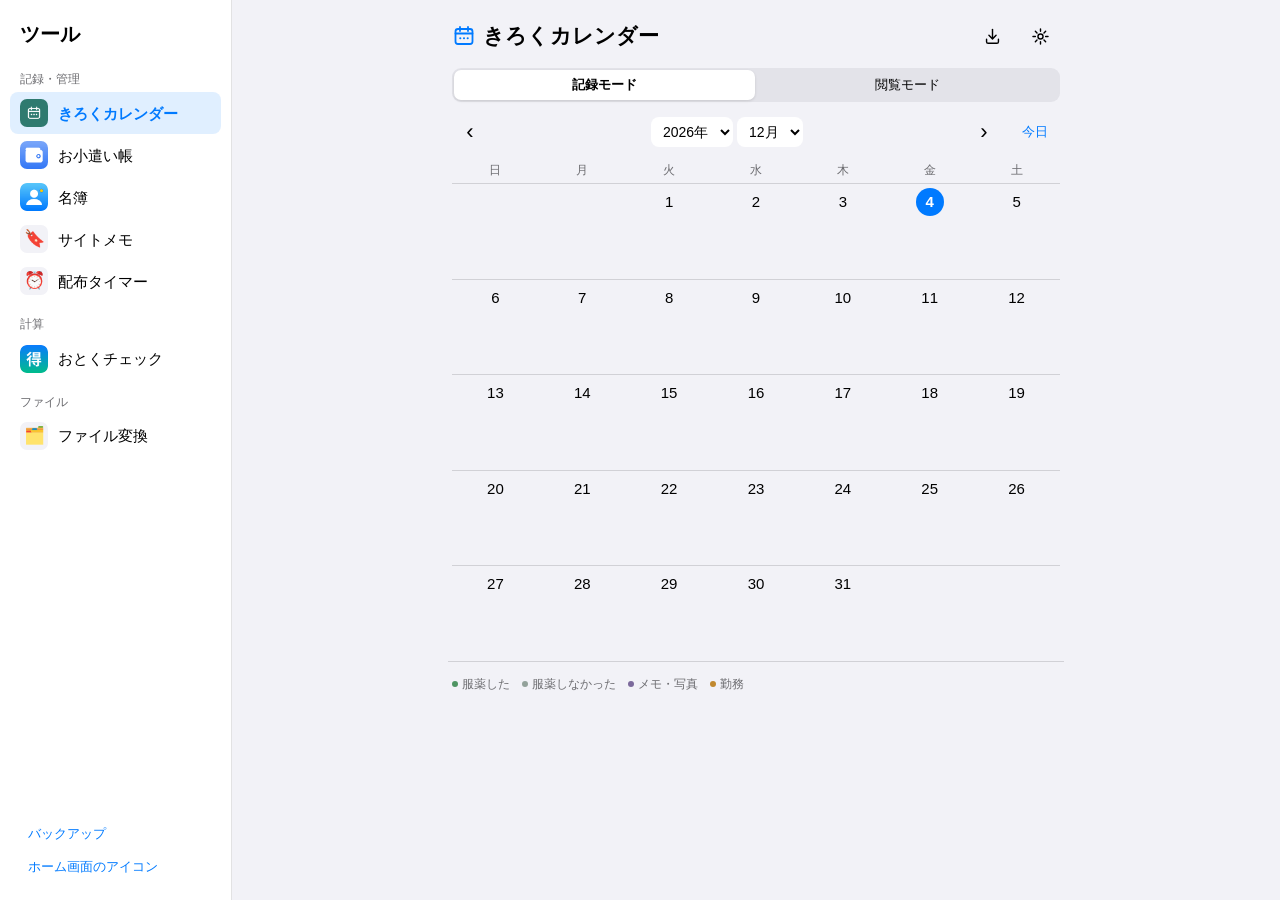
<file: index.html>
<!DOCTYPE html>
<html lang="ja">
<head>
<meta charset="UTF-8">
<meta name="viewport" content="width=device-width, initial-scale=1.0, viewport-fit=cover">
<meta name="apple-mobile-web-app-capable" content="yes">
<meta name="theme-color" content="#F2F2F7" media="(prefers-color-scheme: light)">
<meta name="theme-color" content="#000000" media="(prefers-color-scheme: dark)">
<meta name="apple-mobile-web-app-title" content="ツール">
<link rel="apple-touch-icon" id="touch-icon" href="icons/grid-blue-180.png">
<link rel="icon" id="fav-icon" href="icons/grid-blue-180.png">
<link rel="manifest" id="manifest-link" href="manifest.webmanifest">
<script>
// 選んだホーム画面アイコンを、ページを読み込んだ直後に反映する
(function () {
  var id = 'grid-blue';
  try { id = localStorage.getItem('tools-hub:icon') || id; } catch (e) {}
  window.__hubIcon = id;
})();
</script>
<title>ツール</title>
<script src="shared/backup.js"></script>
<style>
:root {
  --bg: #F2F2F7;
  --card: #FFFFFF;
  --bar: rgba(249, 249, 249, 0.94);
  --label: #000000;
  --sub: #6C6C70;
  --sep: rgba(60, 60, 67, 0.15);
  --accent: #007AFF;
  --active-bg: rgba(0, 122, 255, 0.12);
  --font: -apple-system, BlinkMacSystemFont, "Hiragino Sans", "Hiragino Kaku Gothic ProN", "Yu Gothic", "Segoe UI", Roboto, sans-serif;
  --tab-h: 56px;
  --side-w: 232px;
}
@media (prefers-color-scheme: dark) {
  :root {
    --bg: #000000;
    --card: #1C1C1E;
    --bar: rgba(22, 22, 24, 0.94);
    --label: #FFFFFF;
    --sub: #98989F;
    --sep: rgba(84, 84, 88, 0.6);
    --accent: #0A84FF;
    --active-bg: rgba(10, 132, 255, 0.2);
  }
}
* { box-sizing: border-box; -webkit-tap-highlight-color: transparent; }
html, body { margin: 0; height: 100%; }
body {
  background: var(--bg);
  color: var(--label);
  font-family: var(--font);
  line-height: 1.45;
  -webkit-font-smoothing: antialiased;
  overflow: hidden;
}
button { font: inherit; color: inherit; background: none; border: 0; cursor: pointer; padding: 0; }
a { color: inherit; text-decoration: none; }
:focus-visible { outline: 2px solid var(--accent); outline-offset: 2px; border-radius: 8px; }

.icon {
  flex: none; width: 28px; height: 28px; border-radius: 7px;
  display: grid; place-items: center; font-size: 17px; overflow: hidden;
  background: var(--bg);
}
.icon img { width: 100%; height: 100%; object-fit: cover; }

/* ---- 画面本体 ---- */
#stage {
  position: fixed;
  top: 0; left: 0; right: 0;
  bottom: calc(var(--tab-h) + env(safe-area-inset-bottom));
}
#stage iframe {
  position: absolute; inset: 0; width: 100%; height: 100%;
  border: 0; background: var(--bg);
}
#stage iframe[hidden] { display: none; }

/* ---- スマホ：下部タブバー ---- */
#tabbar {
  position: fixed; left: 0; right: 0; bottom: 0; z-index: 10;
  height: calc(var(--tab-h) + env(safe-area-inset-bottom));
  padding-bottom: env(safe-area-inset-bottom);
  display: flex;
  background: var(--bar);
  -webkit-backdrop-filter: blur(20px); backdrop-filter: blur(20px);
  border-top: 0.5px solid var(--sep);
}
#tabbar button {
  flex: 1; min-width: 0;
  display: flex; flex-direction: column; align-items: center; justify-content: center; gap: 2px;
  font-size: 10px; color: var(--sub);
}
#tabbar button .icon { width: 26px; height: 26px; background: transparent; }
#tabbar button span:last-child { max-width: 100%; overflow: hidden; text-overflow: ellipsis; white-space: nowrap; padding: 0 2px; }
#tabbar button[aria-current="page"] { color: var(--accent); font-weight: 600; }

/* ツールが自前の下部タブバーを持つときは、ハブの下部バーを隠して2段にしない */
body.own-bar #tabbar { display: none; }
body.own-bar #stage { bottom: 0; }

/* ---- 「すべて」シート ---- */
#sheet-backdrop {
  position: fixed; inset: 0; z-index: 20; background: rgba(0,0,0,0.35);
  opacity: 0; pointer-events: none; transition: opacity .2s;
}
#sheet {
  position: fixed; left: 0; right: 0; bottom: 0; z-index: 21;
  max-height: 80vh; overflow-y: auto;
  background: var(--bg);
  border-radius: 14px 14px 0 0;
  padding: 8px 16px calc(16px + env(safe-area-inset-bottom));
  transform: translateY(100%); transition: transform .25s ease;
}
body.sheet-open #sheet-backdrop { opacity: 1; pointer-events: auto; }
body.sheet-open #sheet { transform: none; }
#sheet .grip { width: 36px; height: 5px; border-radius: 3px; background: var(--sep); margin: 4px auto 12px; }
#sheet h2 { font-size: 13px; font-weight: 400; color: var(--sub); margin: 14px 8px 6px; }
#sheet .grid { display: grid; grid-template-columns: repeat(auto-fill, minmax(84px, 1fr)); gap: 8px; }
#sheet .grid button {
  display: flex; flex-direction: column; align-items: center; gap: 6px;
  padding: 10px 4px; border-radius: 12px; background: var(--card); font-size: 12px; text-align: center;
}
#sheet .grid button .icon { width: 40px; height: 40px; border-radius: 9px; font-size: 22px; }
#sheet .grid button[aria-current="page"] { outline: 2px solid var(--accent); }
#sheet .hint { font-size: 12px; color: var(--sub); margin: 16px 8px 0; }
.icon-open { display: block; margin: 16px 8px 0; color: var(--accent); font-size: 15px; }

/* ---- ホーム画面アイコンの選択 ---- */
#icon-dialog, #backup-dialog { border: none; border-radius: 14px; padding: 0; width: min(420px, calc(100% - 32px)); background: var(--bg); color: var(--label); }
#backup-dialog::backdrop, #icon-dialog::backdrop { background: rgba(0,0,0,0.35); }
#backup-dialog header, #icon-dialog header { display: flex; align-items: center; justify-content: space-between; padding: 14px 16px 6px; }
#backup-dialog h2, #icon-dialog h2 { font-size: 17px; margin: 0; }
#backup-dialog .done, #icon-dialog .done { color: var(--accent); font-size: 17px; font-weight: 600; }
#backup-dialog .note, #icon-dialog .note { font-size: 13px; color: var(--sub); margin: 0 16px 12px; }
.backup-actions { display: flex; flex-direction: column; gap: 8px; padding: 0 16px 16px; }
.backup-actions button { padding: 12px; border-radius: 10px; background: var(--card); font-size: 16px; color: var(--accent); }
.backup-actions button:disabled { opacity: .5; }
#backup-status { font-size: 13px; color: var(--sub); margin: 0 16px 16px; min-height: 1em; }
#backup-status:empty { display: none; }
.icon-choices { display: grid; grid-template-columns: repeat(5, 1fr); gap: 12px; padding: 0 16px 18px; }
.icon-choices button { aspect-ratio: 1; border-radius: 22%; overflow: hidden; outline-offset: 3px; }
.icon-choices button img { width: 100%; height: 100%; display: block; }
.icon-choices button[aria-pressed="true"] { outline: 3px solid var(--accent); }
.icon-choices button:not([aria-pressed="true"]) img { box-shadow: inset 0 0 0 0.5px var(--sep); }

/* ---- パソコン・タブレット：サイドバー ---- */
#sidebar { display: none; }
@media (min-width: 768px) {
  #tabbar, #sheet, #sheet-backdrop { display: none; }
  #stage { left: var(--side-w); bottom: 0; }
  #sidebar {
    display: flex; flex-direction: column;
    position: fixed; top: 0; bottom: 0; left: 0; width: var(--side-w);
    padding: 16px 10px; overflow-y: auto;
    background: var(--card);
    border-right: 0.5px solid var(--sep);
  }
  #sidebar .title { font-size: 20px; font-weight: 700; padding: 4px 10px 8px; }
  #sidebar h2 { font-size: 12px; font-weight: 400; color: var(--sub); margin: 14px 10px 4px; }
  #sidebar button {
    display: flex; align-items: center; gap: 10px; width: 100%;
    padding: 7px 10px; border-radius: 8px; font-size: 15px; text-align: left;
  }
  #sidebar button:hover { background: var(--sep); }
  #sidebar .icon-open { margin-top: auto; padding: 7px 10px; font-size: 13px; }
  #sidebar button[aria-current="page"] { background: var(--active-bg); color: var(--accent); font-weight: 600; }
}
</style>
</head>
<body>

<nav id="sidebar" aria-label="ツール"></nav>

<dialog id="backup-dialog" aria-labelledby="backup-dialog-title">
  <header><h2 id="backup-dialog-title">バックアップ</h2><button class="done" type="button" data-backup-close>閉じる</button></header>
  <p class="note">全ツールの記録・設定・写真を1つのファイルにまとめます。読み込むと、ファイルの内容で各ツールのデータを置き換えます。</p>
  <div class="backup-actions">
    <button type="button" id="backup-export">ファイルに書き出す</button>
    <button type="button" id="backup-import">ファイルから復元</button>
    <input type="file" id="backup-file" accept=".json,application/json" hidden>
  </div>
  <p id="backup-status" role="status"></p>
</dialog>

<dialog id="icon-dialog" aria-labelledby="icon-dialog-title">
  <header><h2 id="icon-dialog-title">ホーム画面のアイコン</h2><button class="done" type="button" data-icon-close>完了</button></header>
  <p class="note">選んでから「ホーム画面に追加」すると、このアイコンになります。追加済みのアイコンは、一度削除して追加し直すと変わります。</p>
  <div class="icon-choices" id="icon-choices"></div>
</dialog>

<main id="stage">
</main>

<nav id="tabbar" aria-label="よく使うツール"></nav>
<div id="sheet-backdrop"></div>
<div id="sheet" role="dialog" aria-label="すべてのツール">
  <div class="grip"></div>
  <div id="sheet-list"></div>
  <p class="hint">ここでツールを長押しすると、下のバーに出す4つを入れ替えられます。</p>
  <button class="icon-open" type="button" data-backup-open>バックアップ</button>
  <button class="icon-open" type="button" data-icon-open>ホーム画面のアイコンを変える</button>
</div>

<script>
(function () {
  // ツール一覧。新しいツールを追加するときはここに1行足す
  var TOOLS = [
    { id: 'kiroku-calendar', name: 'きろくカレンダー', short: 'きろく', desc: '服薬・メモ・シフトと給与', group: '記録・管理', icon: 'kiroku-calendar/icons/icon-192.png', emoji: '📅' },
    { id: 'okozukai', name: 'お小遣い帳', short: 'お小遣い', desc: '財布ごとの入金・出金・振替', group: '記録・管理', icon: 'okozukai/icons/icon-192.png', emoji: '👛' },
    { id: 'meibo', name: '名簿', short: '名簿', desc: 'あだ名・タグ・色で人物を整理', group: '記録・管理', icon: 'meibo/icons/icon-192.png', emoji: '👥' },
    { id: 'sitememo', name: 'サイトメモ', short: 'メモ', desc: 'サイトとメモをタグで管理', group: '記録・管理', emoji: '🔖' },
    { id: 'teiki-oshirase', name: '配布タイマー', short: 'タイマー', desc: '配布の時刻をチャイムと通知で知らせる', group: '記録・管理', emoji: '⏰' },
    { id: 'otoku-checker', name: 'おとくチェック', short: 'おとく', desc: '単価を比べてどちらがお得か判定', group: '計算', icon: 'otoku-checker/icons/icon-192.png', emoji: '🛒' },
    { id: 'files', name: 'ファイル変換', short: 'ファイル', desc: 'PDF結合・画像サイズ拡大・PNG変換', group: 'ファイル', emoji: '🗂️' }
  ];
  // 以前のURL（#/pdf-merge など）で開いても、まとめたページの該当タブに移す
  var ALIAS = { 'pdf-merge': 'files/pdf', 'upscale-site': 'files/upscale', 'png': 'files/png' };
  var byId = {};
  TOOLS.forEach(function (t) { byId[t.id] = t; });

  // 下部バーに出すツール（端末ごとに記憶）
  var FAV_KEY = 'tools-hub:favorites';
  var LAST_KEY = 'tools-hub:last';
  var favorites = ['kiroku-calendar', 'okozukai', 'meibo', 'files'];
  try {
    var saved = JSON.parse(localStorage.getItem(FAV_KEY));
    if (Array.isArray(saved)) favorites = saved.filter(function (id) { return byId[id]; }).slice(0, 4);
  } catch (e) {}
  function saveFavorites() { try { localStorage.setItem(FAV_KEY, JSON.stringify(favorites)); } catch (e) {} }

  function iconHtml(t) {
    if (t.icon) return '<span class="icon"><img src="' + t.icon + '" alt="" data-emoji="' + t.emoji + '"></span>';
    return '<span class="icon">' + t.emoji + '</span>';
  }
  function groups() {
    var out = [];
    TOOLS.forEach(function (t) {
      var g = out.filter(function (x) { return x.name === t.group; })[0];
      if (!g) { g = { name: t.group, items: [] }; out.push(g); }
      g.items.push(t);
    });
    return out;
  }

  var stage = document.getElementById('stage');
  var frames = {}; // 一度開いたツールは iframe を残し、切り替えても状態を保つ

  function render() {
    // サイドバー
    var s = '<div class="title">ツール</div>';
    groups().forEach(function (g) {
      s += '<h2>' + g.name + '</h2>';
      g.items.forEach(function (t) { s += '<button data-go="' + t.id + '">' + iconHtml(t) + '<span>' + t.name + '</span></button>'; });
    });
    s += '<button class="icon-open" type="button" data-backup-open>バックアップ</button>';
    s += '<button class="icon-open" type="button" data-icon-open style="margin-top:0">ホーム画面のアイコン</button>';
    document.getElementById('sidebar').innerHTML = s;

    // 「すべて」シート
    var sh = '';
    groups().forEach(function (g) {
      sh += '<h2>' + g.name + '</h2><div class="grid">';
      g.items.forEach(function (t) { sh += '<button data-go="' + t.id + '" data-fav="' + t.id + '">' + iconHtml(t) + '<span>' + t.name + '</span></button>'; });
      sh += '</div>';
    });
    document.getElementById('sheet-list').innerHTML = sh;

    renderTabbar();
    fixIcons(document);
  }

  function renderTabbar() {
    var b = '';
    favorites.forEach(function (id) { var t = byId[id]; b += '<button data-go="' + id + '">' + iconHtml(t) + '<span>' + t.short + '</span></button>'; });
    b += '<button id="more-btn" data-more="1"><span class="icon">☰</span><span>すべて</span></button>';
    document.getElementById('tabbar').innerHTML = b;
    fixIcons(document.getElementById('tabbar'));
    markCurrent();
  }

  // 画像が読めないときは絵文字に差し替える
  function fixIcons(root) {
    Array.prototype.forEach.call(root.querySelectorAll('img[data-emoji]'), function (img) {
      img.addEventListener('error', function () { img.parentNode.textContent = img.dataset.emoji; }, { once: true });
    });
  }

  function route() { return location.hash.replace(/^#\/?/, ''); }
  function current() { return route().split('/')[0]; }
  function sub() { return route().split('/').slice(1).join('/'); }
  var mq = window.matchMedia('(max-width: 767px)');
  function tellMode(f) {
    try { f.contentWindow.postMessage({ type: 'hub:mode', mobile: mq.matches }, location.origin); } catch (e) {}
  }
  function updateOwnBar() {
    var id = current();
    document.body.classList.toggle('own-bar', !!(frames[id] && frames[id].dataset.ownBar));
  }

  function show() {
    if (ALIAS[current()]) { location.replace('#/' + ALIAS[current()]); return; }
    var id = current();
    if (!byId[id]) {
      // ホーム画面は置かず、前回開いていたツールを開く
      var last = '';
      try { last = localStorage.getItem(LAST_KEY) || ''; } catch (e) {}
      location.replace('#/' + (byId[last] ? last : favorites[0] || TOOLS[0].id));
      return;
    }
    try { localStorage.setItem(LAST_KEY, id); } catch (e) {}
    Object.keys(frames).forEach(function (k) { frames[k].hidden = k !== id; });
    if (id && !frames[id]) {
      var f = document.createElement('iframe');
      f.src = id + '/' + (sub() ? '#' + sub() : '');
      f.title = byId[id].name;
      f.addEventListener('load', function () { tellMode(f); });
      f.setAttribute('allow', 'clipboard-read; clipboard-write; fullscreen');
      stage.appendChild(f);
      frames[id] = f;
    }
    else if (id && sub()) {
      try { frames[id].contentWindow.location.hash = sub(); } catch (e) {}
    }
    document.title = id ? byId[id].name + ' - ツール' : 'ツール';
    updateOwnBar();
    markCurrent();
  }

  function markCurrent() {
    var id = current();
    Array.prototype.forEach.call(document.querySelectorAll('[data-go]'), function (el) {
      if (el.dataset.go === id) el.setAttribute('aria-current', 'page'); else el.removeAttribute('aria-current');
    });
    var more = document.getElementById('more-btn');
    if (more) {
      var inBar = favorites.indexOf(id) !== -1;
      if (inBar) more.removeAttribute('aria-current'); else more.setAttribute('aria-current', 'page');
    }
  }

  function closeSheet() { document.body.classList.remove('sheet-open'); }

  document.addEventListener('click', function (e) {
    var el = e.target.closest('[data-go],[data-more]');
    if (!el) return;
    if (el.dataset.more) { document.body.classList.toggle('sheet-open'); return; }
    if (longPressed) { longPressed = false; return; }
    var target = '#/' + el.dataset.go;
    if (location.hash !== target) location.hash = target; else show();
    closeSheet();
  });
  document.getElementById('sheet-backdrop').addEventListener('click', closeSheet);

  // シート内で長押し → 下部バーに追加/入れ替え
  var pressTimer = null, longPressed = false;
  document.getElementById('sheet').addEventListener('pointerdown', function (e) {
    var el = e.target.closest('[data-fav]');
    if (!el) return;
    longPressed = false;
    pressTimer = setTimeout(function () {
      longPressed = true;
      var id = el.dataset.fav;
      var i = favorites.indexOf(id);
      if (i !== -1) favorites.splice(i, 1);
      else { favorites.unshift(id); favorites = favorites.slice(0, 4); }
      saveFavorites();
      renderTabbar();
      if (navigator.vibrate) navigator.vibrate(15);
      el.animate && el.animate([{ transform: 'scale(0.9)' }, { transform: 'scale(1)' }], 200);
    }, 550);
  });
  ['pointerup', 'pointerleave', 'pointercancel'].forEach(function (ev) {
    document.getElementById('sheet').addEventListener(ev, function () { clearTimeout(pressTimer); });
  });
  document.getElementById('sheet').addEventListener('contextmenu', function (e) { e.preventDefault(); });

  // ツール側からの連絡（自前の下部タブバーがある／メニューを開きたい）
  window.addEventListener('message', function (e) {
    if (e.origin !== location.origin || !e.data) return;
    var from = Object.keys(frames).filter(function (k) { return frames[k].contentWindow === e.source; })[0];
    if (e.data.type === 'hub:own-bar' && from) {
      frames[from].dataset.ownBar = '1';
      tellMode(frames[from]);
      updateOwnBar();
    }
    if (e.data.type === 'hub:open-menu') document.body.classList.add('sheet-open');
  });
  mq.addEventListener('change', function () { Object.keys(frames).forEach(function (k) { tellMode(frames[k]); }); });

  // ---- ホーム画面アイコン ----
  var ICONS = [
    { id: 'grid-blue', label: '青' }, { id: 'grid-black', label: '黒' }, { id: 'grid-white', label: '白' },
    { id: 'grid-green', label: '緑' }, { id: 'dots-orange', label: 'オレンジ' }, { id: 'stack-indigo', label: '紫' },
    { id: 'kiroku', label: 'きろくカレンダー', src: 'kiroku-calendar/icons/apple-touch-icon.png', big: 'kiroku-calendar/icons/icon-512.png' },
    { id: 'okozukai', label: 'お小遣い帳', src: 'okozukai/icons/apple-touch-icon.png', big: 'okozukai/icons/icon-512.png' },
    { id: 'meibo', label: '名簿', src: 'meibo/icons/apple-touch-icon.png', big: 'meibo/icons/icon-512.png' },
    { id: 'otoku', label: 'おとくチェック', src: 'otoku-checker/icons/icon-180.png', big: 'otoku-checker/icons/icon-512.png' }
  ];
  function iconSrc(ic, big) {
    if (ic.src) return big ? ic.big : ic.src;
    return 'icons/' + ic.id + (big ? '-512.png' : '-180.png');
  }
  var manifestUrl = null;
  function applyIcon(id) {
    var ic = ICONS.filter(function (x) { return x.id === id; })[0] || ICONS[0];
    document.getElementById('touch-icon').href = iconSrc(ic);
    document.getElementById('fav-icon').href = iconSrc(ic);
    // Android 用：選んだアイコン入りのマニフェストをその場で作る
    var base = location.href.replace(/[#?].*$/, '').replace(/[^/]*$/, '');
    var manifest = {
      name: 'ツール', short_name: 'ツール', start_url: base, scope: base, display: 'standalone',
      background_color: '#F2F2F7', theme_color: '#F2F2F7',
      icons: [
        { src: base + iconSrc(ic), sizes: '180x180', type: 'image/png' },
        { src: base + iconSrc(ic, true), sizes: '512x512', type: 'image/png' }
      ]
    };
    if (manifestUrl) URL.revokeObjectURL(manifestUrl);
    manifestUrl = URL.createObjectURL(new Blob([JSON.stringify(manifest)], { type: 'application/manifest+json' }));
    document.getElementById('manifest-link').href = manifestUrl;
    Array.prototype.forEach.call(document.querySelectorAll('#icon-choices button'), function (b) {
      b.setAttribute('aria-pressed', b.dataset.icon === ic.id ? 'true' : 'false');
    });
  }
  document.getElementById('icon-choices').innerHTML = ICONS.map(function (ic) {
    return '<button type="button" data-icon="' + ic.id + '" aria-label="' + ic.label + '"><img src="' + iconSrc(ic) + '" alt=""></button>';
  }).join('');
  document.getElementById('icon-choices').addEventListener('click', function (e) {
    var b = e.target.closest('[data-icon]');
    if (!b) return;
    try { localStorage.setItem('tools-hub:icon', b.dataset.icon); } catch (err) {}
    applyIcon(b.dataset.icon);
  });
  var dlg = document.getElementById('icon-dialog');
  document.addEventListener('click', function (e) {
    if (e.target.closest('[data-icon-open]')) { closeSheet(); dlg.showModal(); }
    if (e.target.closest('[data-icon-close]')) dlg.close();
  });
  dlg.addEventListener('click', function (e) { if (e.target === dlg) dlg.close(); });
  applyIcon(window.__hubIcon);

  // ---- まとめてバックアップ ----
  var bdlg = document.getElementById('backup-dialog');
  var bstatus = document.getElementById('backup-status');
  var bExport = document.getElementById('backup-export');
  var bImport = document.getElementById('backup-import');
  var bFile = document.getElementById('backup-file');
  document.addEventListener('click', function (e) {
    if (e.target.closest('[data-backup-open]')) { closeSheet(); bstatus.textContent = ''; bdlg.showModal(); }
    if (e.target.closest('[data-backup-close]')) bdlg.close();
  });
  bdlg.addEventListener('click', function (e) { if (e.target === bdlg) bdlg.close(); });
  function busy(on) { bExport.disabled = on; bImport.disabled = on; }

  bExport.addEventListener('click', async function () {
    busy(true);
    bstatus.textContent = '書き出しています…';
    try {
      var data = await window.ToolsBackup.exportAll();
      var blob = new Blob([JSON.stringify(data)], { type: 'application/json' });
      var d = new Date();
      var name = 'tools-backup-' + d.getFullYear() + String(d.getMonth() + 1).padStart(2, '0') + String(d.getDate()).padStart(2, '0') + '.json';
      var a = document.createElement('a');
      a.href = URL.createObjectURL(blob);
      a.download = name;
      document.body.appendChild(a);
      a.click();
      setTimeout(function () { URL.revokeObjectURL(a.href); a.remove(); }, 10000);
      bstatus.textContent = name + '（' + (blob.size / 1024 / 1024).toFixed(1) + 'MB）を保存しました。';
    } catch (err) {
      bstatus.textContent = '書き出せませんでした：' + (err && err.message || err);
    }
    busy(false);
  });

  bImport.addEventListener('click', function () { bFile.value = ''; bFile.click(); });
  bFile.addEventListener('change', async function () {
    var f = bFile.files && bFile.files[0];
    if (!f) return;
    if (!confirm('「' + f.name + '」の内容で、全ツールのデータを置き換えます。今のデータは消えます。よろしいですか？')) return;
    busy(true);
    bstatus.textContent = '復元しています…';
    try {
      var data = JSON.parse(await f.text());
      // 各ツールがデータベースを開いたままだと消せないので、先に閉じる
      Object.keys(frames).forEach(function (k) { frames[k].remove(); delete frames[k]; });
      await window.ToolsBackup.importAll(data);
      bstatus.textContent = '復元しました。読み込み直します…';
      setTimeout(function () { location.reload(); }, 800);
    } catch (err) {
      bstatus.textContent = '復元できませんでした：' + (err && err.message || err);
      busy(false);
      show();
    }
  });

  window.addEventListener('hashchange', show);
  render();
  show();
})();
</script>
</body>
</html>
</file>
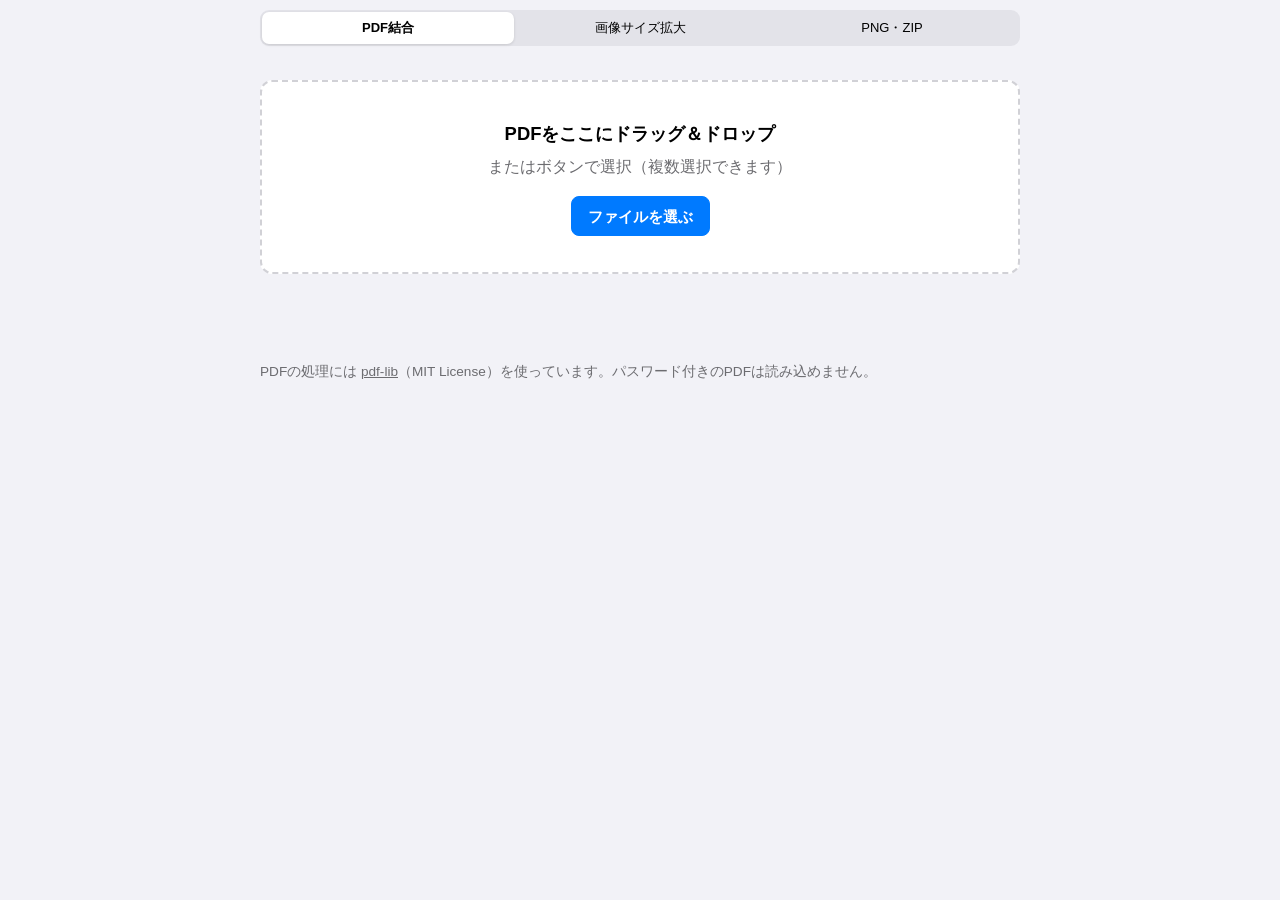
<file: files/index.html>
<!DOCTYPE html>
<html lang="ja">
<head>
<meta charset="UTF-8">
<meta name="viewport" content="width=device-width, initial-scale=1.0, viewport-fit=cover">
<meta name="theme-color" content="#F2F2F7" media="(prefers-color-scheme: light)">
<meta name="theme-color" content="#000000" media="(prefers-color-scheme: dark)">
<title>ファイル変換</title>
<style>
:root {
  --bg: #F2F2F7; --card: #FFFFFF; --label: #000000; --sub: #6C6C70;
  --fill: rgba(118, 118, 128, 0.12); --accent: #007AFF;
  --font: -apple-system, BlinkMacSystemFont, "Hiragino Sans", "Hiragino Kaku Gothic ProN", "Yu Gothic", "Segoe UI", Roboto, sans-serif;
}
@media (prefers-color-scheme: dark) {
  :root { --bg: #000000; --card: #636366; --label: #FFFFFF; --sub: #98989F; --fill: rgba(118, 118, 128, 0.24); --accent: #0A84FF; }
}
* { box-sizing: border-box; -webkit-tap-highlight-color: transparent; }
html, body { margin: 0; height: 100%; }
body { background: var(--bg); color: var(--label); font-family: var(--font); -webkit-font-smoothing: antialiased; display: flex; flex-direction: column; overflow: hidden; }
header { flex: none; padding: calc(10px + env(safe-area-inset-top)) 16px 10px; background: var(--bg); }
header .inner { max-width: 760px; margin: 0 auto; }
h1 { font-size: 28px; margin: 4px 0 10px; }
.seg { display: flex; padding: 2px; border-radius: 9px; background: var(--fill); }
.seg button {
  flex: 1; min-width: 0; border: 0; background: none; font: inherit; color: var(--label);
  font-size: 13px; font-weight: 500; padding: 7px 4px; border-radius: 7px; cursor: pointer;
  white-space: nowrap; overflow: hidden; text-overflow: ellipsis;
}
.seg button[aria-selected="true"] { background: var(--card); font-weight: 600; box-shadow: 0 1px 3px rgba(0,0,0,0.12); }
.seg button:focus-visible { outline: 2px solid var(--accent); }
main { flex: 1; position: relative; }
main iframe { position: absolute; inset: 0; width: 100%; height: 100%; border: 0; background: var(--bg); }
main iframe[hidden] { display: none; }
</style>
</head>
<body>
<header>
  <div class="inner">
    <div class="seg" role="tablist" aria-label="機能">
      <button role="tab" data-tab="pdf">PDF結合</button>
      <button role="tab" data-tab="upscale">画像サイズ拡大</button>
      <button role="tab" data-tab="png">PNG・ZIP</button>
    </div>
  </div>
</header>
<main id="main"></main>
<script>
(function () {
  // それぞれの機能は元のツールをそのまま読み込む（処理はすべてブラウザ内）
  var TABS = { pdf: '../pdf-merge/', upscale: '../upscale-site/', png: '../png/' };
  var frames = {};
  var main = document.getElementById('main');
  var KEY = 'files:lastTab';

  function pick() {
    var h = location.hash.replace('#', '');
    if (TABS[h]) return h;
    try { var s = localStorage.getItem(KEY); if (TABS[s]) return s; } catch (e) {}
    return 'pdf';
  }
  function show() {
    var id = pick();
    try { localStorage.setItem(KEY, id); } catch (e) {}
    if (!frames[id]) {
      var f = document.createElement('iframe');
      f.src = TABS[id];
      f.title = id;
      main.appendChild(f);
      frames[id] = f;
    }
    Object.keys(frames).forEach(function (k) { frames[k].hidden = k !== id; });
    Array.prototype.forEach.call(document.querySelectorAll('.seg button'), function (b) {
      b.setAttribute('aria-selected', b.dataset.tab === id ? 'true' : 'false');
    });
  }
  document.querySelector('.seg').addEventListener('click', function (e) {
    var b = e.target.closest('button');
    if (!b) return;
    history.replaceState(null, '', '#' + b.dataset.tab);
    show();
  });
  window.addEventListener('hashchange', show);
  show();
})();
</script>
</body>
</html>
</file>
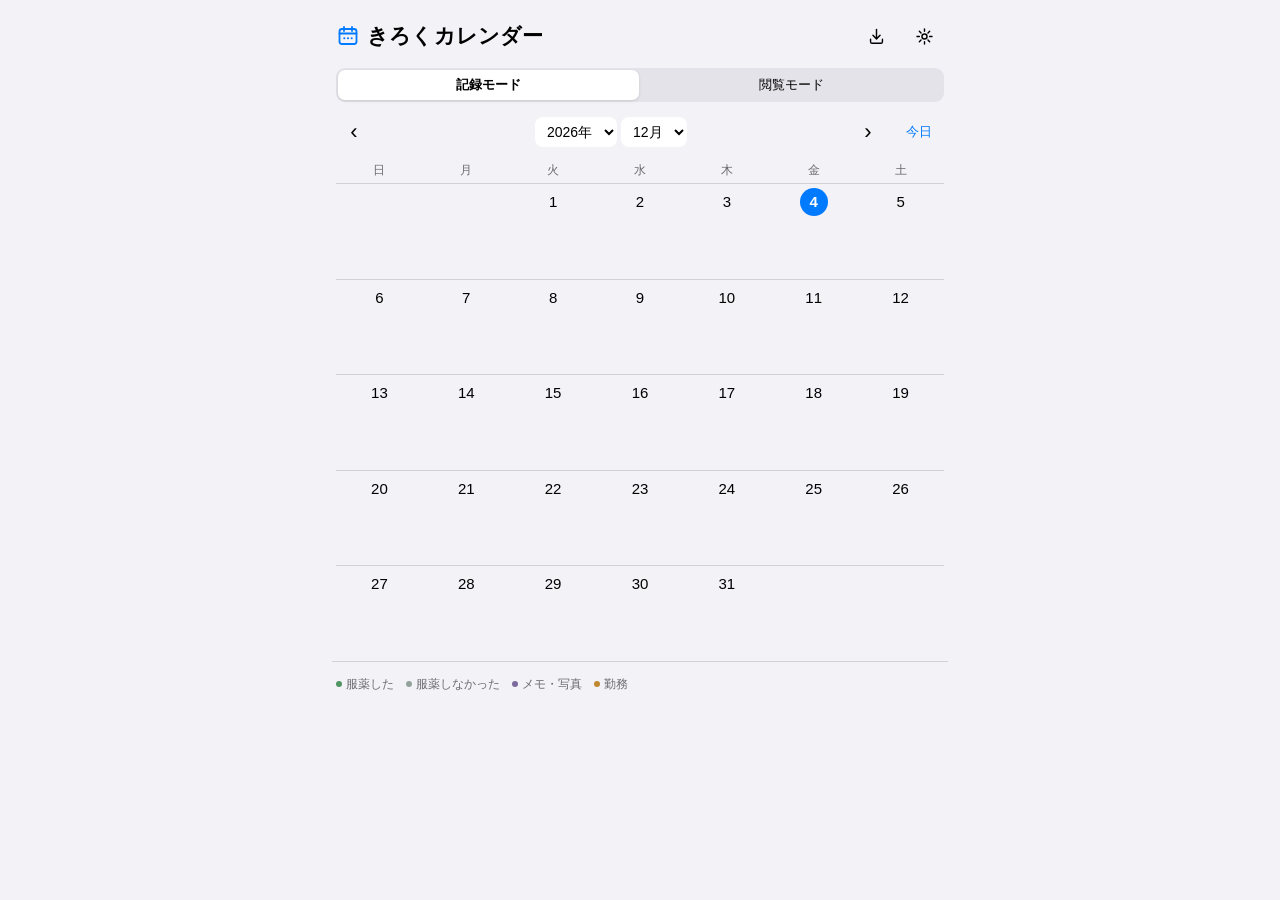
<file: kiroku-calendar/index.html>
<!DOCTYPE html>
<html lang="ja">
<head>
<meta charset="UTF-8">
<meta name="viewport" content="width=device-width, initial-scale=1.0, viewport-fit=cover">
<meta name="theme-color" content="#f2f2f7">
<meta name="description" content="服薬・日々のメモ・お仕事のシフトと給与（時給制・月給制）を記録できるカレンダーアプリ">
<title>きろくカレンダー</title>
<link rel="icon" href="data:image/svg+xml,%3Csvg xmlns='http://www.w3.org/2000/svg' viewBox='0 0 100 100'%3E%3Ctext y='.9em' font-size='90'%3E%F0%9F%93%85%3C/text%3E%3C/svg%3E">
<link rel="manifest" href="manifest.json">
<link rel="apple-touch-icon" href="icons/apple-touch-icon.png">
<meta name="mobile-web-app-capable" content="yes">
<meta name="apple-mobile-web-app-capable" content="yes">
<meta name="apple-mobile-web-app-status-bar-style" content="default">
<meta name="apple-mobile-web-app-title" content="きろく">
<link rel="preconnect" href="https://fonts.googleapis.com">
<link rel="preconnect" href="https://fonts.gstatic.com" crossorigin>
<link rel="stylesheet" href="https://fonts.googleapis.com/css2?family=Zen+Maru+Gothic:wght@500;700&display=swap">
<style>
  * { box-sizing: border-box; }
  html, body { margin: 0; padding: 0; }
  :root {
    /* 紙のような温かみのあるニュートラル + 落ち着いたティール系アクセント */
    --bg:#f4f7f6; --bg-elevated:#ffffff; --text:#20302c; --text-muted:#66756f;
    --border:#dfe8e5; --primary:#007aff; --primary-dark:#0062cc; --primary-fg:#ffffff;
    --danger:#b5514a; --danger-bg:rgba(181,81,74,.12);
    --med-taken:#4f9563; --med-taken-bg:rgba(79,149,99,.15);
    --med-skipped:#93a29b; --med-skipped-bg:rgba(147,162,155,.2);
    --note-color:#7c6a9c; --shift-color:#c1892f;
    --shadow:0 1px 3px rgba(32,48,44,.08),0 1px 2px rgba(32,48,44,.06);
    --radius:14px; --radius-sm:8px;
    --font-ui: -apple-system, BlinkMacSystemFont, "Hiragino Kaku Gothic ProN", "Hiragino Sans", "Yu Gothic", Meiryo, sans-serif;
    --font-display: "Zen Maru Gothic", var(--font-ui);
  }
  @media (prefers-color-scheme: dark) {
    :root:not([data-theme="light"]) {
      --bg:#161c1b; --bg-elevated:#1f2825; --text:#e8ede9; --text-muted:#93a29c;
      --border:#313c38; --shadow:0 1px 3px rgba(0,0,0,.5);
      --med-taken-bg:rgba(79,149,99,.22); --med-skipped-bg:rgba(147,162,155,.18); --danger-bg:rgba(181,81,74,.2);
    }
  }
  :root[data-theme="dark"] {
    --bg:#161c1b; --bg-elevated:#1f2825; --text:#e8ede9; --text-muted:#93a29c;
    --border:#313c38; --shadow:0 1px 3px rgba(0,0,0,.5);
    --med-taken-bg:rgba(79,149,99,.22); --med-skipped-bg:rgba(147,162,155,.18); --danger-bg:rgba(181,81,74,.2);
  }
  body {
    font-family: var(--font-ui);
    background: var(--bg); color: var(--text); -webkit-font-smoothing: antialiased;
  }
  :focus-visible { outline: 2px solid var(--primary); outline-offset: 2px; }
  @media (prefers-reduced-motion: reduce) {
    * { animation-duration: 0.001ms !important; transition-duration: 0.001ms !important; }
  }
  #app { max-width: 640px; margin: 0 auto; padding: 0 12px 40px; }

  .app-header { display:flex; align-items:center; justify-content:space-between; padding:16px 4px 8px; }
  .app-title { font-size:21px; margin:0; font-family: var(--font-display); font-weight:700; letter-spacing:.01em; display:flex; align-items:center; gap:7px; }
  .app-logo { color: var(--primary); flex-shrink:0; }
  .header-actions { display:flex; gap:8px; }
  .icon-btn {
    width:40px; height:40px; border-radius:50%; border:none;
    background:transparent; font-size:18px; cursor:pointer;
    display:flex; align-items:center; justify-content:center; color: var(--text);
  }
  .icon-btn:hover { background: var(--border); }

  .mode-tabs { display:flex; gap:2px; margin:4px 4px 12px; background:rgba(118,118,128,.12); padding:2px; border-radius:9px; }
  .mode-tab { flex:1; padding:6px 12px; border:none; background:transparent; border-radius:7px; font-size:13px; font-weight:500; color:var(--text); cursor:pointer; }
  .mode-tab.active { background: var(--bg-elevated); font-weight:600; box-shadow:0 1px 3px rgba(0,0,0,.12); }

  .mode-panel { display:none; }
  .mode-panel.active { display:block; }

  .month-nav { display:flex; align-items:center; gap:8px; padding:0 4px 12px; flex-wrap:wrap; }
  .nav-btn { width:36px; height:36px; border-radius:50%; border:none; background:transparent; font-size:22px; cursor:pointer; color:var(--text); }
  .month-nav-center { display:flex; gap:4px; flex:1; justify-content:center; }
  .month-nav-center select { border:none; border-radius:var(--radius-sm); padding:6px 8px; background:var(--bg-elevated); color:var(--text); font-size:14px; }
  .today-btn { border:none; background:transparent; color:var(--primary) !important; border-radius:999px; padding:6px 12px; font-size:13px; cursor:pointer; color:var(--text); }

  .salary-summary { padding:0 8px; margin:0 0 12px; }
  .salary-summary:empty { display:none; }
  .salary-empty { color:var(--text-muted); font-size:14px; text-align:center; }
  .salary-total { display:flex; align-items:baseline; gap:8px; font-size:15px; flex-wrap:wrap; }
  .salary-total strong { font-size:22px; color: var(--primary-dark); font-family: var(--font-display); font-weight:700; font-variant-numeric: tabular-nums; }
  .salary-hours { color:var(--text-muted); font-size:12px; margin-left:auto; }
  .salary-breakdown { margin-top:4px; display:flex; flex-direction:column; gap:4px; }
  .salary-row { font-size:13px; color:var(--text-muted); display:flex; align-items:center; gap:6px; }

  .calendar-weekdays { display:grid; grid-template-columns: repeat(7,1fr); text-align:center; font-size:12px; color:var(--text-muted); padding:0 4px; margin-bottom:4px; }
  .calendar-grid { display:grid; grid-template-columns: repeat(7,1fr); gap:0; padding:0 4px; border-bottom:1px solid var(--border); }
  .day-cell {
    aspect-ratio: 1 / 1.1; background:transparent; border:none; border-top:1px solid var(--border); border-radius:0;
    padding:4px 0 6px; display:flex; flex-direction:column; align-items:center; cursor:pointer; position:relative; min-height:44px;
  }
  .day-cell:hover { background: rgba(118,118,128,.08); }
  .day-cell.empty-cell { background:transparent; cursor:default; }
  .day-cell.today .day-number { background: var(--primary); color: var(--primary-fg); font-weight:600; }
  .day-number { font-size:15px; color: var(--text); font-variant-numeric: tabular-nums; width:28px; height:28px; line-height:28px; text-align:center; border-radius:50%; }
  .day-dots { margin-top:4px; display:flex; gap:3px; flex-wrap:wrap; justify-content:center; }
  .dot { width:6px; height:6px; border-radius:50%; display:inline-block; }
  .dot-med-taken { background: var(--med-taken); }
  .dot-med-skipped { background: var(--med-skipped); }
  .dot-note { background: var(--note-color); }
  .dot-shift { background: var(--shift-color); }

  .legend { display:flex; flex-wrap:wrap; gap:12px; padding:14px 4px 0; font-size:12px; color:var(--text-muted); }
  .legend-item { display:flex; align-items:center; gap:4px; }

  .modal-overlay { position:fixed; inset:0; background:rgba(0,0,0,.4); display:none; align-items:flex-end; justify-content:center; z-index:100; }
  .modal-overlay.open { display:flex; }
  .modal {
    background:var(--bg-elevated); width:100%; max-width:520px; max-height:88vh; overflow-y:auto;
    border-radius:20px 20px 0 0; padding-bottom: env(safe-area-inset-bottom); animation: slideUp .2s ease-out;
  }
  @media (min-width:600px) {
    .modal-overlay { align-items:center; }
    .modal { border-radius: var(--radius); max-height:80vh; }
  }
  @keyframes slideUp { from { transform: translateY(24px); opacity:0; } to { transform:none; opacity:1; } }
  .modal-header { display:flex; align-items:center; justify-content:space-between; padding:16px 20px; border-bottom:1px solid var(--border); position:sticky; top:0; background:var(--bg-elevated); }
  .modal-header h2 { font-size:17px; margin:0; font-family: var(--font-display); font-weight:700; }
  .modal-close { border:none; background:transparent; font-size:22px; cursor:pointer; color:var(--text-muted); line-height:1; padding:4px 8px; }
  .modal-body { padding:16px 20px 24px; display:flex; flex-direction:column; gap:20px; }

  .field-group { display:flex; flex-direction:column; gap:8px; }
  .field-label { font-size:13px; font-weight:600; color:var(--text-muted); }

  .med-toggle-btn { align-self:flex-start; padding:10px 16px; border-radius:999px; border:1px solid var(--border); background:var(--bg); font-size:14px; cursor:pointer; color: var(--text); }
  .med-toggle-btn[data-status="taken"] { background: var(--med-taken-bg); border-color: var(--med-taken); color: var(--med-taken); }
  .med-toggle-btn[data-status="skipped"] { background: var(--med-skipped-bg); border-color: var(--med-skipped); color: var(--med-skipped); }

  .med-status-list { display:flex; flex-direction:column; gap:8px; }
  .med-status-row { display:flex; align-items:center; justify-content:space-between; gap:10px; }
  .med-status-name { font-size:14px; color:var(--text); }
  .med-status-row .med-toggle-btn { align-self:auto; padding:8px 14px; font-size:13px; white-space:nowrap; }
  .med-status-group { display:flex; flex-direction:column; gap:6px; }
  .med-status-group-name { font-size:14px; font-weight:600; color:var(--text); }
  .med-status-row-timing { padding-left:6px; }
  .med-status-timing-label { font-size:13px; color:var(--text-muted); }

  textarea, input[type="text"], input[type="number"], input[type="time"] {
    font-family: inherit; font-size:14px; padding:10px 12px; border:1px solid var(--border);
    border-radius: var(--radius-sm); background: var(--bg); color: var(--text); width:100%;
  }
  textarea { resize: vertical; }

  .attachment-list { display:flex; flex-direction:column; gap:8px; }
  .attachment-item { position:relative; display:flex; align-items:center; gap:10px; background:var(--bg); border:1px solid var(--border); border-radius:var(--radius-sm); padding:8px 34px 8px 8px; }
  .attachment-thumb { width:64px; height:64px; border-radius:var(--radius-sm); overflow:hidden; background:#000; cursor:pointer; flex-shrink:0; }
  .attachment-thumb img, .attachment-thumb video { width:100%; height:100%; object-fit:cover; display:block; }
  .attachment-caption-input { flex:1; min-width:0; font-size:13px; padding:8px 10px; }
  .attachment-del { position:absolute; top:8px; right:8px; border:none; background:transparent; color:var(--text-muted); font-size:16px; cursor:pointer; line-height:1; padding:2px; }

  .note-blocks { display:flex; flex-direction:column; gap:14px; }
  .note-block { display:flex; flex-direction:column; gap:8px; background:var(--bg-elevated); border:1px solid var(--border); border-radius:var(--radius); padding:12px; }
  .note-block-header { display:flex; align-items:center; justify-content:space-between; }
  .note-block-label { font-size:12.5px; font-weight:600; color:var(--text-muted); }
  .note-block-del { border:none; background:transparent; color:var(--text-muted); font-size:12.5px; cursor:pointer; text-decoration:underline; padding:2px; }
  .note-block-upload-btn { align-self:flex-start; }
  .upload-btn { display:inline-flex; align-items:center; justify-content:center; gap:6px; padding:10px 14px; border:1px dashed var(--border); border-radius:var(--radius-sm); font-size:13px; cursor:pointer; color:var(--text-muted); width:fit-content; }
  .upload-btn:hover { border-color: var(--primary); color: var(--primary); }

  .shift-list { display:flex; flex-direction:column; gap:6px; }
  .shift-row { display:flex; align-items:center; gap:8px; background:var(--bg); border:1px solid var(--border); border-radius:var(--radius-sm); padding:8px 10px; font-size:13px; }
  .shift-info { flex:1; }
  .shift-del { border:none; background:transparent; color:var(--text-muted); font-size:16px; cursor:pointer; }
  .shift-form { display:flex; flex-wrap:wrap; align-items:center; gap:6px; }
  .shift-form select { flex-basis:100%; }
  .shift-form input[type="time"] { width:auto; flex:1; min-width:90px; }
  #shift-time-fields { display:flex; flex-wrap:wrap; align-items:center; gap:6px; flex-basis:100%; }
  #shift-time-fields[hidden] { display:none; }
  .break-label { display:flex; align-items:center; gap:4px; font-size:12px; color:var(--text-muted); white-space:nowrap; }
  .break-label input { width:56px; }
  .add-shift-btn, .primary-btn { background: var(--primary); color:var(--primary-fg); border:none; border-radius:var(--radius-sm); padding:10px 16px; font-size:13px; font-weight:600; cursor:pointer; }
  .add-shift-btn:hover, .primary-btn:hover { background: var(--primary-dark); }
  .hint-text { font-size:12px; color: var(--text-muted); }
  .danger-btn { background:transparent; border:1px solid var(--danger); color:var(--danger); border-radius:var(--radius-sm); padding:10px 16px; font-size:13px; cursor:pointer; }
  .danger-btn:hover { background: var(--danger); color:#fff; }

  .settings-section { display:flex; flex-direction:column; gap:10px; }
  .settings-section-title { font-size:14px; margin:0; font-family: var(--font-display); font-weight:700; }
  .settings-divider { width:100%; border:none; border-top:1px solid var(--border); margin:4px 0; }

  .settings-toggle-row { display:flex; align-items:center; gap:10px; }
  .toggle-switch { position:relative; display:inline-block; width:44px; height:26px; flex-shrink:0; }
  .toggle-switch input { position:absolute; opacity:0; width:100%; height:100%; margin:0; cursor:pointer; }
  .toggle-slider { position:absolute; inset:0; background:var(--border); border-radius:999px; transition:background .15s ease; pointer-events:none; }
  .toggle-slider::before { content:''; position:absolute; width:20px; height:20px; left:3px; top:3px; background:#fff; border-radius:50%; transition:transform .15s ease; box-shadow:0 1px 2px rgba(0,0,0,.25); }
  .toggle-switch input:checked + .toggle-slider { background:var(--primary); }
  .toggle-switch input:checked + .toggle-slider::before { transform:translateX(18px); }
  .toggle-switch input:focus-visible + .toggle-slider { outline:2px solid var(--primary); outline-offset:2px; }
  .toggle-label-text { font-size:14px; font-weight:600; }

  body.work-disabled #job-field-group,
  body.work-disabled #salary-summary,
  body.work-disabled .legend-item-work,
  body.work-disabled #job-settings-body { display:none; }

  .theme-swatches { display:flex; flex-wrap:wrap; gap:10px; }
  .theme-swatch { width:34px; height:34px; border-radius:50%; border:none; cursor:pointer; padding:0; box-shadow: inset 0 0 0 1px rgba(0,0,0,.15); opacity:.55; transition:opacity .15s ease, transform .15s ease; }
  .theme-swatch:hover { opacity:.85; }
  .theme-swatch.selected { opacity:1; transform:scale(1.1); box-shadow: inset 0 0 0 1px rgba(0,0,0,.15), 0 0 0 2px var(--bg-elevated), 0 0 0 4px var(--text); }
  .theme-custom-row { display:flex; align-items:center; gap:10px; flex-wrap:wrap; }
  .theme-custom-row label { font-size:13px; color:var(--text-muted); }
  .theme-custom-row input[type="color"] { width:44px; height:32px; border:1px solid var(--border); border-radius:var(--radius-sm); background:transparent; cursor:pointer; padding:2px; }
  .theme-appearance-row { display:flex; gap:6px; background:var(--bg); padding:4px; border-radius:999px; border:1px solid var(--border); }
  .theme-appearance-btn { flex:1; padding:8px 10px; border:none; background:transparent; border-radius:999px; font-size:13px; font-weight:600; color:var(--text-muted); cursor:pointer; }
  .theme-appearance-btn.active { background: var(--primary); color:var(--primary-fg); }
  .theme-reset-btn { align-self:flex-start; border:none; background:transparent; color:var(--text-muted); font-size:12px; text-decoration:underline; cursor:pointer; padding:0; }

  .job-color-dot { width:10px; height:10px; border-radius:50%; display:inline-block; flex-shrink:0; }
  .job-list { display:flex; flex-direction:column; gap:6px; margin-bottom:8px; }
  .job-row { display:flex; flex-direction:column; gap:4px; background:var(--bg); border:1px solid var(--border); border-radius:var(--radius-sm); padding:8px 10px; font-size:13px; }
  .job-row-top { display:flex; align-items:center; gap:8px; }
  .job-row-name { flex:1; font-weight:600; }
  .job-row-wage { color:var(--text-muted); }
  .job-row-allowance { color:var(--text-muted); font-size:12px; padding-left:18px; }
  .job-del { border:none; background:transparent; color:var(--danger); font-size:12px; cursor:pointer; }
  .job-edit { border:none; background:transparent; color:var(--primary); font-size:12px; cursor:pointer; }
  .job-form-actions { display:flex; align-items:center; gap:10px; }
  .cancel-edit-btn { border:none; background:transparent; color:var(--text-muted); font-size:13px; cursor:pointer; text-decoration:underline; }
  .job-form { display:flex; flex-wrap:wrap; gap:8px; align-items:center; }
  .job-form input { flex:1; min-width:120px; }
  .job-paytype-row { display:flex; gap:6px; margin:0; flex-basis:100%; background:var(--bg-elevated); padding:4px; border-radius:999px; border:1px solid var(--border); }
  .job-paytype-btn { flex:1; padding:10px 12px; border:none; background:transparent; border-radius:999px; font-size:14px; font-weight:600; color:var(--text-muted); cursor:pointer; }
  .job-paytype-btn.active { background: var(--primary); color:var(--primary-fg); }
  .color-picker { display:flex; gap:6px; flex-wrap:wrap; width:100%; }
  .color-swatch { width:24px; height:24px; border-radius:50%; border:2px solid transparent; cursor:pointer; }
  .color-swatch.selected { border-color: var(--text); }

  .job-default-shift-form { display:flex; flex-direction:column; gap:6px; }
  .job-default-shift-row { display:flex; flex-wrap:wrap; align-items:center; gap:6px; }
  .job-default-shift-row input[type="time"] { width:auto; flex:1; min-width:90px; }

  .job-allowance-form { display:flex; flex-direction:column; gap:6px; }
  .job-allowance-rows { display:flex; flex-direction:column; gap:6px; }
  .job-allowance-row { display:flex; align-items:center; gap:6px; flex-wrap:wrap; }
  .job-allowance-row input[type="text"] { flex:1; min-width:90px; }
  .job-allowance-row input[type="number"] { width:80px; flex:none; }
  .allowance-type-select { flex:none; width:98px; padding:8px 6px; font-size:12.5px; }
  .allowance-row-del { border:none; background:transparent; color:var(--danger); font-size:12px; cursor:pointer; flex-shrink:0; padding:4px 6px; }
  .allowance-add-btn { align-self:flex-start; border:1px dashed var(--border); background:transparent; color:var(--text-muted); border-radius:var(--radius-sm); padding:6px 12px; font-size:12.5px; cursor:pointer; }
  .allowance-add-btn:hover { border-color:var(--primary); color:var(--primary); }

  .med-stock-list { display:flex; flex-direction:column; gap:8px; }
  .med-stock-row { background:var(--bg); border:1px solid var(--border); border-radius:var(--radius-sm); padding:10px 12px; display:flex; flex-direction:column; gap:6px; }
  .med-stock-row-top { display:flex; align-items:center; gap:8px; }
  .med-stock-name { flex:1; font-weight:600; font-size:13px; }
  .med-del { border:none; background:transparent; color:var(--danger); font-size:12px; cursor:pointer; flex-shrink:0; }
  .med-stock-row-controls { display:flex; flex-wrap:wrap; align-items:center; gap:6px; font-size:12px; color:var(--text-muted); }
  .med-stock-row-controls input[type="number"] { width:64px; padding:6px 8px; font-size:13px; }
  /* 「現在の残量」を一番目立たせ、基準日の入力欄（あまり見る必要のない値）は折りたたんで視線がそちらに流れないようにする */
  .med-stock-current-block { display:flex; align-items:baseline; gap:8px; padding:2px 0; }
  .med-stock-current-label { font-size:12px; color:var(--text-muted); }
  .med-stock-current-value { font-size:24px; font-weight:700; color:var(--text); font-variant-numeric: tabular-nums; font-family: var(--font-display); line-height:1.2; }
  .med-stock-current-value.low { color: var(--shift-color); }
  .med-stock-current-value.empty { color: var(--danger); }
  .med-stock-eta { font-size:12.5px; color: var(--text-muted); font-variant-numeric: tabular-nums; }
  .med-stock-eta.low { color: var(--shift-color); font-weight:600; }
  .med-stock-eta.empty { color: var(--danger); font-weight:600; }
  .med-refill-details summary { font-size:12px; color:var(--text-muted); cursor:pointer; padding:6px 2px 0; list-style:none; }
  .med-refill-details summary::-webkit-details-marker { display:none; }
  .med-refill-details summary::before { content:'▸ '; }
  .med-refill-details[open] summary::before { content:'▾ '; }
  .med-refill-row { margin-top:8px; padding-top:8px; border-top:1px dashed var(--border); display:flex; flex-direction:column; gap:8px; }
  .med-refill-hint { font-size:12px; color:var(--text-muted); }
  .med-refill-input-row { display:flex; flex-wrap:wrap; align-items:center; gap:6px; }
  .med-refill-input-row input[type="number"] { width:72px; padding:6px 8px; font-size:13px; }
  .med-refill-confirm { padding:7px 14px; font-size:12.5px; }
  .med-stock-details summary { font-size:12px; color:var(--text-muted); cursor:pointer; padding:6px 2px 0; list-style:none; }
  .med-stock-details summary::-webkit-details-marker { display:none; }
  .med-stock-details summary::before { content:'▸ '; }
  .med-stock-details[open] summary::before { content:'▾ '; }
  .med-stock-details .med-stock-row-controls { margin-top:8px; padding-top:8px; border-top:1px dashed var(--border); }

  /* 飲むタイミング設定・時間帯別の服薬率 */
  .med-timing-stats { display:flex; flex-direction:column; gap:4px; background:var(--bg); border-radius:var(--radius-sm); padding:8px 10px; }
  .med-timing-stats-title { font-size:11.5px; color:var(--text-muted); margin-bottom:2px; }
  .med-timing-stat-row { display:flex; align-items:center; justify-content:space-between; gap:8px; font-size:12.5px; color:var(--text); }
  .med-timing-stat-row.worst .med-timing-stat-value { color: var(--shift-color); font-weight:700; }
  .med-timing-stat-row.worst .med-timing-stat-label { font-weight:700; }
  .med-timing-stat-value { font-variant-numeric: tabular-nums; white-space:nowrap; }
  .med-timing-stat-note { font-size:12px; color: var(--shift-color); font-weight:600; margin-top:2px; }
  .med-timing-chips { display:flex; flex-wrap:wrap; gap:6px; }
  .med-timing-chip { display:inline-flex; align-items:center; gap:4px; background:var(--bg); border:1px solid var(--border); border-radius:999px; padding:5px 6px 5px 12px; font-size:12.5px; color:var(--text); }
  .med-timing-chip-del { border:none; background:transparent; color:var(--text-muted); font-size:14px; cursor:pointer; line-height:1; padding:2px 6px; }
  .med-timings-quickadd { display:flex; flex-wrap:wrap; gap:6px; margin-top:8px; }
  .med-timing-quick { border:1px dashed var(--border); background:transparent; color:var(--text-muted); border-radius:999px; padding:5px 12px; font-size:12.5px; cursor:pointer; }
  .med-timing-quick:hover { border-color:var(--primary); color:var(--primary); }
  .med-timings-custom { display:flex; gap:6px; margin-top:8px; }
  .med-timing-custom-input { flex:1; min-width:0; padding:8px 10px; font-size:13px; }
  .med-timing-custom-add { flex-shrink:0; border:1px solid var(--border); background:var(--bg); color:var(--text); border-radius:var(--radius-sm); padding:8px 14px; font-size:13px; cursor:pointer; }
  .med-timing-custom-add:hover { border-color:var(--primary); color:var(--primary); }
  .med-timings-details summary { font-size:12px; color:var(--text-muted); cursor:pointer; padding:6px 2px 0; list-style:none; }
  .med-timings-details summary::-webkit-details-marker { display:none; }
  .med-timings-details summary::before { content:'▸ '; }
  .med-timings-details[open] summary::before { content:'▾ '; }
  .med-timings-editor { margin-top:8px; padding-top:8px; border-top:1px dashed var(--border); }
  .med-stock-form { display:flex; flex-direction:column; gap:8px; }
  .med-stock-form > input[type="text"]:first-child { width:100%; }
  .med-stock-form-row { display:flex; flex-wrap:wrap; align-items:center; gap:6px; }
  .med-stock-form-row input[type="number"] { width:72px; flex: none; }
  .med-stock-form-row .med-unit-input-field { width:52px; flex:none; }
  .med-form-label { font-size:12.5px; color: var(--text-muted); white-space:nowrap; }

  .med-stock-alert {
    display:flex; align-items:flex-start; gap:8px; background: var(--med-taken-bg); border:1px solid var(--shift-color);
    background: color-mix(in srgb, var(--shift-color) 14%, var(--bg-elevated)); color: var(--text);
    border-radius: var(--radius); padding:10px 14px; margin:0 4px 14px; font-size:13px; line-height:1.6;
  }
  .med-stock-alert[hidden] { display:none; }
  .med-stock-alert strong { font-family: var(--font-display); }

  .feed-list { display:flex; flex-direction:column; background:var(--bg-elevated); border-radius:var(--radius); overflow:hidden; }
  .feed-list:empty { display:none; }
  .feed-card { display:grid; grid-template-columns: 52px 1fr; gap:12px; padding:10px 14px; cursor:pointer; }
  .feed-card + .feed-card { border-top:0.5px solid var(--border); }
  .feed-card:active { background: rgba(118,118,128,.12); }
  .feed-date { font-size:15px; font-weight:600; font-variant-numeric: tabular-nums; line-height:1.3; }
  .feed-date small { display:block; font-size:11px; font-weight:400; color:var(--text-muted); }
  .feed-body { min-width:0; display:flex; flex-direction:column; gap:3px; font-size:14px; line-height:1.45; }
  .feed-badges, .feed-shifts { display:flex; flex-direction:column; gap:2px; }
  .badge { display:flex; align-items:center; gap:6px; font-size:14px; }
  .badge::before { content:""; flex:none; width:7px; height:7px; border-radius:50%; background:var(--line-color, var(--border)); }
  .badge-med-taken { --line-color: var(--med-taken); }
  .badge-med-skipped { --line-color: var(--med-skipped); color: var(--text-muted); }
  .badge-shift { --line-color: var(--shift-color); }
  .badge .sub { color: var(--text-muted); font-size:13px; }
  .feed-note { margin:0; white-space:pre-wrap; display:-webkit-box; -webkit-line-clamp:3; -webkit-box-orient:vertical; overflow:hidden; }
  .feed-media-grid { display:flex; gap:4px; flex-wrap:wrap; margin-top:2px; }
  .feed-media-cell { display:block; }
  .feed-media-item { width:56px; height:56px; object-fit:cover; border-radius:6px; cursor:pointer; background:#000; display:block; }
  .feed-media-caption { display:none; }
  .feed-sentinel { text-align:center; padding:20px; font-size:13px; color: var(--text-muted); }
  .feed-empty { text-align:center; padding:60px 20px; color:var(--text-muted); font-size:14px; }

  /* 画面幅に関わらず縦中央に表示する（.modal-overlayの初期値はスマホ幅でボトムシート用のflex-end） */
  #lightbox { background: rgba(0,0,0,.85); align-items:center; }
  .lightbox-content { max-width:92vw; max-height:82vh; overflow:visible; }
  .lightbox-content img, .lightbox-content video { max-width:92vw; max-height:82vh; border-radius:8px; display:block; }
  /* ピンチ操作中にブラウザ標準の拡大・スクロールと競合して表示が崩れないようにする */
  .lightbox-content img { touch-action:none; -webkit-touch-callout:none; -webkit-user-select:none; user-select:none; cursor:zoom-in; }
  .lightbox-content img.is-zoomed { cursor:grab; }
  .lightbox-caption { color:#fff; font-size:14px; line-height:1.6; text-align:center; margin-top:12px; max-width:92vw; transition:opacity .15s ease; }
  .lightbox-caption.is-hidden { opacity:0; pointer-events:none; }
  .lightbox-close { position:absolute; top:16px; right:16px; color:#fff; font-size:28px; background:transparent; border:none; cursor:pointer; }

  .toast {
    position:fixed; left:50%; bottom:24px; transform:translate(-50%,12px); background:#20302c; color:#fff;
    padding:10px 18px; border-radius:999px; font-size:13px; opacity:0; pointer-events:none; transition: all .2s ease; z-index:200; max-width: 84vw; text-align:center;
  }
  .toast.show { opacity:1; transform:translate(-50%,0); }

  body.modal-open { overflow:hidden; }

  @media (max-width:380px) {
    .app-title { font-size:17px; }
    .day-number { font-size:11px; }
  }
</style>
<link rel="stylesheet" href="../shared/theme.css">
</head>
<body>
<div id="app">
  <header class="app-header">
    <h1 class="app-title">
      <svg class="app-logo" viewBox="0 0 24 24" width="24" height="24" fill="none" stroke="currentColor" stroke-width="1.8" stroke-linecap="round" stroke-linejoin="round" aria-hidden="true">
        <rect x="3.5" y="5" width="17" height="15" rx="2.5"/>
        <path d="M8 3v4M16 3v4M3.5 9.5h17"/>
        <circle cx="8.3" cy="14.2" r="1.05" fill="currentColor" stroke="none"/>
        <circle cx="12" cy="14.2" r="1.05" fill="currentColor" stroke="none"/>
        <circle cx="15.7" cy="14.2" r="1.05" fill="currentColor" stroke="none"/>
      </svg>
      きろくカレンダー
    </h1>
    <div class="header-actions">
      <button id="btn-backup" class="icon-btn" title="バックアップ" aria-label="バックアップ">
        <svg viewBox="0 0 24 24" width="19" height="19" fill="none" stroke="currentColor" stroke-width="1.8" stroke-linecap="round" stroke-linejoin="round"><path d="M12 3v11"/><path d="M7.5 10.5 12 15l4.5-4.5"/><path d="M4.5 15.5v3a2 2 0 0 0 2 2h11a2 2 0 0 0 2-2v-3"/></svg>
      </button>
      <button id="btn-settings" class="icon-btn" title="お仕事の設定" aria-label="お仕事の設定">
        <svg viewBox="0 0 24 24" width="19" height="19" fill="none" stroke="currentColor" stroke-width="1.8" stroke-linecap="round" stroke-linejoin="round"><circle cx="12" cy="12" r="3.2"/><path d="M12 2.5v3M12 18.5v3M21.5 12h-3M5.5 12h-3M18.5 5.5l-2.1 2.1M7.6 16.4l-2.1 2.1M18.5 18.5l-2.1-2.1M7.6 7.6 5.5 5.5"/></svg>
      </button>
    </div>
  </header>

  <nav class="mode-tabs">
    <button class="mode-tab active" data-mode="record">記録モード</button>
    <button class="mode-tab" data-mode="view">閲覧モード</button>
  </nav>

  <main>
    <section id="record-mode" class="mode-panel active">
      <div class="month-nav">
        <button id="btn-prev-month" class="nav-btn" aria-label="前の月">‹</button>
        <div class="month-nav-center">
          <select id="select-year" aria-label="年"></select>
          <select id="select-month" aria-label="月"></select>
        </div>
        <button id="btn-next-month" class="nav-btn" aria-label="次の月">›</button>
        <button id="btn-today" class="today-btn">今日</button>
      </div>

      <div id="med-stock-alert" class="med-stock-alert" hidden></div>

      <div class="salary-summary" id="salary-summary"></div>

      <div class="calendar-weekdays">
        <div>日</div><div>月</div><div>火</div><div>水</div><div>木</div><div>金</div><div>土</div>
      </div>
      <div class="calendar-grid" id="calendar-grid"></div>

      <div class="legend">
        <span class="legend-item"><span class="dot dot-med-taken"></span>服薬した</span>
        <span class="legend-item"><span class="dot dot-med-skipped"></span>服薬しなかった</span>
        <span class="legend-item"><span class="dot dot-note"></span>メモ・写真</span>
        <span class="legend-item legend-item-work"><span class="dot dot-shift"></span>勤務</span>
      </div>
    </section>

    <section id="view-mode" class="mode-panel">
      <div id="feed-list" class="feed-list"></div>
      <div id="feed-sentinel" class="feed-sentinel">
        <span id="feed-status">読み込み中...</span>
      </div>
    </section>
  </main>
</div>

<div id="day-modal" class="modal-overlay">
  <div class="modal day-modal">
    <div class="modal-header">
      <h2 id="day-modal-title">日付</h2>
      <button class="modal-close" id="day-modal-close" aria-label="閉じる">×</button>
    </div>
    <div class="modal-body">
      <div class="field-group">
        <label class="field-label">服薬</label>
        <div id="med-status-list" class="med-status-list"></div>
        <p id="med-status-empty-hint" class="hint-text" hidden>薬は右上の設定から登録できます。</p>
      </div>

      <div class="field-group">
        <label class="field-label">メモ・写真</label>
        <div id="note-blocks" class="note-blocks"></div>
        <button id="btn-add-note-block" class="upload-btn" type="button">＋ メモを追加</button>
      </div>

      <div class="field-group" id="job-field-group">
        <label class="field-label">お仕事</label>
        <div id="shift-list" class="shift-list"></div>
        <div class="shift-form" id="shift-form">
          <select id="shift-job-select"></select>
          <div id="shift-time-fields">
            <input type="time" id="shift-start" value="09:00">
            <span>〜</span>
            <input type="time" id="shift-end" value="17:00">
            <label class="break-label">休憩<input type="number" id="shift-break" min="0" step="5" value="0">分</label>
          </div>
          <button id="btn-add-shift" class="add-shift-btn" type="button">追加</button>
        </div>
        <p id="shift-empty-hint" class="hint-text">勤務先は右上の設定から登録できます。</p>
      </div>

      <button id="btn-delete-day" class="danger-btn" type="button">この日の記録を削除</button>
    </div>
  </div>
</div>

<div id="settings-modal" class="modal-overlay">
  <div class="modal">
    <div class="modal-header">
      <h2>設定</h2>
      <button class="modal-close" id="settings-modal-close" aria-label="閉じる">×</button>
    </div>
    <div class="modal-body">
      <section class="settings-section">
        <h3 class="settings-section-title">テーマ</h3>
        
        <div id="theme-swatches" class="theme-swatches"></div>
        <div class="theme-custom-row">
          <label for="theme-custom-color">カスタムカラー</label>
          <input type="color" id="theme-custom-color" value="#007aff">
        </div>
        <div id="theme-appearance-row" class="theme-appearance-row">
          <button type="button" class="theme-appearance-btn" data-mode="system">端末に合わせる</button>
          <button type="button" class="theme-appearance-btn" data-mode="light">ライト</button>
          <button type="button" class="theme-appearance-btn" data-mode="dark">ダーク</button>
        </div>
        <button id="btn-theme-reset" class="theme-reset-btn" type="button">初期設定に戻す</button>
      </section>

      <hr class="settings-divider">

      <section class="settings-section">
        <h3 class="settings-section-title">薬の在庫</h3>
        <p class="hint-text">残量と1日の服用数を入れると、「服薬した」日の分だけ減り、なくなる日の目安が出ます。</p>
        <div id="med-stock-list" class="med-stock-list"></div>
        <div class="med-stock-form">
          <input type="text" id="med-name-input" placeholder="薬の名前（例：血圧の薬）">
          <div class="med-stock-form-row">
            <span class="med-form-label">残量</span>
            <input type="number" id="med-qty-input" placeholder="30" min="0" step="1">
            <input type="text" id="med-unit-input" placeholder="錠" value="錠" maxlength="4" class="med-unit-input-field">
            <span class="med-form-label">を1日</span>
            <input type="number" id="med-dose-input" placeholder="1" min="0.5" step="0.5" value="1">
            <span class="med-form-label">ずつ服用</span>
          </div>
          <div class="med-stock-form-row">
            <label class="med-form-label" for="med-basedate-input">残量の基準日</label>
            <input type="date" id="med-basedate-input">
          </div>
          <button id="btn-add-med" class="add-shift-btn" type="button">追加</button>
        </div>
      </section>

      <hr class="settings-divider">

      <section class="settings-section">
        <h3 class="settings-section-title">お仕事</h3>
        <div class="settings-toggle-row">
          <label class="toggle-switch">
            <input type="checkbox" id="toggle-work-enabled" checked>
            <span class="toggle-slider"></span>
          </label>
          <span class="toggle-label-text">お仕事の記録を使う</span>
        </div>
        <p class="hint-text">オフにしても記録は消えません。</p>
        <div id="job-settings-body">
          <div id="job-list" class="job-list"></div>
          <div class="job-form">
            <input type="text" id="job-name-input" placeholder="勤務先名（例：コンビニA／株式会社◯◯）">
            <div id="job-paytype-row" class="job-paytype-row">
              <button type="button" class="job-paytype-btn" data-paytype="hourly">時給制</button>
              <button type="button" class="job-paytype-btn" data-paytype="monthly">月給制</button>
            </div>
            <input type="number" id="job-wage-input" placeholder="時給（円）" min="0" step="10">
            <input type="number" id="job-monthly-salary-input" placeholder="月給（円）" min="0" step="1000" hidden>
            <div class="color-picker" id="job-color-picker"></div>
          </div>
          <div id="job-default-shift-form" class="job-default-shift-form">
            <span class="hint-text">いつものシフト時間（任意）。設定すると、この勤務先を選んだときにシフト登録の時刻へ自動で入力されます</span>
            <div class="job-default-shift-row">
              <input type="time" id="job-default-start-input" aria-label="いつもの開始時刻">
              <span>〜</span>
              <input type="time" id="job-default-end-input" aria-label="いつもの終了時刻">
              <label class="break-label">休憩<input type="number" id="job-default-break-input" min="0" step="5" placeholder="0" aria-label="いつもの休憩時間">分</label>
            </div>
          </div>
          <p id="job-monthly-hint" class="hint-text" hidden>月給制は毎月の基本給を固定額で記録します。出退勤の時刻入力は不要です。記録モードで「出勤した」を記録した月だけ、その月の給与として基本給が計上されます。</p>
          <div class="job-allowance-form">
            <span class="hint-text">手当（交通費・食事補助など・任意）。行ごとに「月1回」（その月に出勤が1回でもあれば1回だけ加算）か「出勤ごと」（シフトを1件登録するたびに加算）を選べます</span>
            <div id="job-allowance-rows" class="job-allowance-rows"></div>
            <button id="btn-add-allowance-row" class="allowance-add-btn" type="button">＋ 手当を追加</button>
          </div>
          <div class="job-form-actions">
            <button id="btn-add-job" class="add-shift-btn" type="button">勤務先を追加</button>
            <button id="btn-cancel-edit-job" class="cancel-edit-btn" type="button" hidden>キャンセル</button>
          </div>
        </div>
      </section>
    </div>
  </div>
</div>

<div id="backup-modal" class="modal-overlay">
  <div class="modal">
    <div class="modal-header">
      <h2>バックアップ</h2>
      <button class="modal-close" id="backup-modal-close" aria-label="閉じる">×</button>
    </div>
    <div class="modal-body">
      <p class="hint-text">記録データと添付ファイルはすべてこの端末のブラウザ内に保存されています。機種変更やブラウザの変更前は、バックアップの書き出しをおすすめします。</p>
      <button id="btn-export" class="primary-btn" type="button">📤 エクスポート（ダウンロード）</button>
      <hr style="width:100%;border:none;border-top:1px solid var(--border);">
      <p class="hint-text">バックアップファイル（.zip）を読み込んで復元します。現在このブラウザにあるデータは上書きされます。</p>
      <label class="upload-btn">📥 インポート（ファイルを選択）
        <input type="file" id="import-input" accept=".zip" hidden>
      </label>
      <p id="storage-usage" class="hint-text"></p>
    </div>
  </div>
</div>

<div id="lightbox" class="modal-overlay">
  <div class="lightbox-content" id="lightbox-content"></div>
  <button class="modal-close lightbox-close" id="lightbox-close" aria-label="閉じる">×</button>
</div>

<div id="toast" class="toast"></div>

<script>
/* JSZip 3.10.1 (MIT License) - https://stuk.github.io/jszip/ - vendored inline so backup/restore works fully offline without any external CDN dependency */
/*!

JSZip v3.10.1 - A JavaScript class for generating and reading zip files
<http://stuartk.com/jszip>

(c) 2009-2016 Stuart Knightley <stuart [at] stuartk.com>
Dual licenced under the MIT license or GPLv3. See https://raw.github.com/Stuk/jszip/main/LICENSE.markdown.

JSZip uses the library pako released under the MIT license :
https://github.com/nodeca/pako/blob/main/LICENSE
*/

!function(e){if("object"==typeof exports&&"undefined"!=typeof module)module.exports=e();else if("function"==typeof define&&define.amd)define([],e);else{("undefined"!=typeof window?window:"undefined"!=typeof global?global:"undefined"!=typeof self?self:this).JSZip=e()}}(function(){return function s(a,o,h){function u(r,e){if(!o[r]){if(!a[r]){var t="function"==typeof require&&require;if(!e&&t)return t(r,!0);if(l)return l(r,!0);var n=new Error("Cannot find module '"+r+"'");throw n.code="MODULE_NOT_FOUND",n}var i=o[r]={exports:{}};a[r][0].call(i.exports,function(e){var t=a[r][1][e];return u(t||e)},i,i.exports,s,a,o,h)}return o[r].exports}for(var l="function"==typeof require&&require,e=0;e<h.length;e++)u(h[e]);return u}({1:[function(e,t,r){"use strict";var d=e("./utils"),c=e("./support"),p="ABCDEFGHIJKLMNOPQRSTUVWXYZabcdefghijklmnopqrstuvwxyz0123456789+/=";r.encode=function(e){for(var t,r,n,i,s,a,o,h=[],u=0,l=e.length,f=l,c="string"!==d.getTypeOf(e);u<e.length;)f=l-u,n=c?(t=e[u++],r=u<l?e[u++]:0,u<l?e[u++]:0):(t=e.charCodeAt(u++),r=u<l?e.charCodeAt(u++):0,u<l?e.charCodeAt(u++):0),i=t>>2,s=(3&t)<<4|r>>4,a=1<f?(15&r)<<2|n>>6:64,o=2<f?63&n:64,h.push(p.charAt(i)+p.charAt(s)+p.charAt(a)+p.charAt(o));return h.join("")},r.decode=function(e){var t,r,n,i,s,a,o=0,h=0,u="data:";if(e.substr(0,u.length)===u)throw new Error("Invalid base64 input, it looks like a data url.");var l,f=3*(e=e.replace(/[^A-Za-z0-9+/=]/g,"")).length/4;if(e.charAt(e.length-1)===p.charAt(64)&&f--,e.charAt(e.length-2)===p.charAt(64)&&f--,f%1!=0)throw new Error("Invalid base64 input, bad content length.");for(l=c.uint8array?new Uint8Array(0|f):new Array(0|f);o<e.length;)t=p.indexOf(e.charAt(o++))<<2|(i=p.indexOf(e.charAt(o++)))>>4,r=(15&i)<<4|(s=p.indexOf(e.charAt(o++)))>>2,n=(3&s)<<6|(a=p.indexOf(e.charAt(o++))),l[h++]=t,64!==s&&(l[h++]=r),64!==a&&(l[h++]=n);return l}},{"./support":30,"./utils":32}],2:[function(e,t,r){"use strict";var n=e("./external"),i=e("./stream/DataWorker"),s=e("./stream/Crc32Probe"),a=e("./stream/DataLengthProbe");function o(e,t,r,n,i){this.compressedSize=e,this.uncompressedSize=t,this.crc32=r,this.compression=n,this.compressedContent=i}o.prototype={getContentWorker:function(){var e=new i(n.Promise.resolve(this.compressedContent)).pipe(this.compression.uncompressWorker()).pipe(new a("data_length")),t=this;return e.on("end",function(){if(this.streamInfo.data_length!==t.uncompressedSize)throw new Error("Bug : uncompressed data size mismatch")}),e},getCompressedWorker:function(){return new i(n.Promise.resolve(this.compressedContent)).withStreamInfo("compressedSize",this.compressedSize).withStreamInfo("uncompressedSize",this.uncompressedSize).withStreamInfo("crc32",this.crc32).withStreamInfo("compression",this.compression)}},o.createWorkerFrom=function(e,t,r){return e.pipe(new s).pipe(new a("uncompressedSize")).pipe(t.compressWorker(r)).pipe(new a("compressedSize")).withStreamInfo("compression",t)},t.exports=o},{"./external":6,"./stream/Crc32Probe":25,"./stream/DataLengthProbe":26,"./stream/DataWorker":27}],3:[function(e,t,r){"use strict";var n=e("./stream/GenericWorker");r.STORE={magic:"\0\0",compressWorker:function(){return new n("STORE compression")},uncompressWorker:function(){return new n("STORE decompression")}},r.DEFLATE=e("./flate")},{"./flate":7,"./stream/GenericWorker":28}],4:[function(e,t,r){"use strict";var n=e("./utils");var o=function(){for(var e,t=[],r=0;r<256;r++){e=r;for(var n=0;n<8;n++)e=1&e?3988292384^e>>>1:e>>>1;t[r]=e}return t}();t.exports=function(e,t){return void 0!==e&&e.length?"string"!==n.getTypeOf(e)?function(e,t,r,n){var i=o,s=n+r;e^=-1;for(var a=n;a<s;a++)e=e>>>8^i[255&(e^t[a])];return-1^e}(0|t,e,e.length,0):function(e,t,r,n){var i=o,s=n+r;e^=-1;for(var a=n;a<s;a++)e=e>>>8^i[255&(e^t.charCodeAt(a))];return-1^e}(0|t,e,e.length,0):0}},{"./utils":32}],5:[function(e,t,r){"use strict";r.base64=!1,r.binary=!1,r.dir=!1,r.createFolders=!0,r.date=null,r.compression=null,r.compressionOptions=null,r.comment=null,r.unixPermissions=null,r.dosPermissions=null},{}],6:[function(e,t,r){"use strict";var n=null;n="undefined"!=typeof Promise?Promise:e("lie"),t.exports={Promise:n}},{lie:37}],7:[function(e,t,r){"use strict";var n="undefined"!=typeof Uint8Array&&"undefined"!=typeof Uint16Array&&"undefined"!=typeof Uint32Array,i=e("pako"),s=e("./utils"),a=e("./stream/GenericWorker"),o=n?"uint8array":"array";function h(e,t){a.call(this,"FlateWorker/"+e),this._pako=null,this._pakoAction=e,this._pakoOptions=t,this.meta={}}r.magic="\b\0",s.inherits(h,a),h.prototype.processChunk=function(e){this.meta=e.meta,null===this._pako&&this._createPako(),this._pako.push(s.transformTo(o,e.data),!1)},h.prototype.flush=function(){a.prototype.flush.call(this),null===this._pako&&this._createPako(),this._pako.push([],!0)},h.prototype.cleanUp=function(){a.prototype.cleanUp.call(this),this._pako=null},h.prototype._createPako=function(){this._pako=new i[this._pakoAction]({raw:!0,level:this._pakoOptions.level||-1});var t=this;this._pako.onData=function(e){t.push({data:e,meta:t.meta})}},r.compressWorker=function(e){return new h("Deflate",e)},r.uncompressWorker=function(){return new h("Inflate",{})}},{"./stream/GenericWorker":28,"./utils":32,pako:38}],8:[function(e,t,r){"use strict";function A(e,t){var r,n="";for(r=0;r<t;r++)n+=String.fromCharCode(255&e),e>>>=8;return n}function n(e,t,r,n,i,s){var a,o,h=e.file,u=e.compression,l=s!==O.utf8encode,f=I.transformTo("string",s(h.name)),c=I.transformTo("string",O.utf8encode(h.name)),d=h.comment,p=I.transformTo("string",s(d)),m=I.transformTo("string",O.utf8encode(d)),_=c.length!==h.name.length,g=m.length!==d.length,b="",v="",y="",w=h.dir,k=h.date,x={crc32:0,compressedSize:0,uncompressedSize:0};t&&!r||(x.crc32=e.crc32,x.compressedSize=e.compressedSize,x.uncompressedSize=e.uncompressedSize);var S=0;t&&(S|=8),l||!_&&!g||(S|=2048);var z=0,C=0;w&&(z|=16),"UNIX"===i?(C=798,z|=function(e,t){var r=e;return e||(r=t?16893:33204),(65535&r)<<16}(h.unixPermissions,w)):(C=20,z|=function(e){return 63&(e||0)}(h.dosPermissions)),a=k.getUTCHours(),a<<=6,a|=k.getUTCMinutes(),a<<=5,a|=k.getUTCSeconds()/2,o=k.getUTCFullYear()-1980,o<<=4,o|=k.getUTCMonth()+1,o<<=5,o|=k.getUTCDate(),_&&(v=A(1,1)+A(B(f),4)+c,b+="up"+A(v.length,2)+v),g&&(y=A(1,1)+A(B(p),4)+m,b+="uc"+A(y.length,2)+y);var E="";return E+="\n\0",E+=A(S,2),E+=u.magic,E+=A(a,2),E+=A(o,2),E+=A(x.crc32,4),E+=A(x.compressedSize,4),E+=A(x.uncompressedSize,4),E+=A(f.length,2),E+=A(b.length,2),{fileRecord:R.LOCAL_FILE_HEADER+E+f+b,dirRecord:R.CENTRAL_FILE_HEADER+A(C,2)+E+A(p.length,2)+"\0\0\0\0"+A(z,4)+A(n,4)+f+b+p}}var I=e("../utils"),i=e("../stream/GenericWorker"),O=e("../utf8"),B=e("../crc32"),R=e("../signature");function s(e,t,r,n){i.call(this,"ZipFileWorker"),this.bytesWritten=0,this.zipComment=t,this.zipPlatform=r,this.encodeFileName=n,this.streamFiles=e,this.accumulate=!1,this.contentBuffer=[],this.dirRecords=[],this.currentSourceOffset=0,this.entriesCount=0,this.currentFile=null,this._sources=[]}I.inherits(s,i),s.prototype.push=function(e){var t=e.meta.percent||0,r=this.entriesCount,n=this._sources.length;this.accumulate?this.contentBuffer.push(e):(this.bytesWritten+=e.data.length,i.prototype.push.call(this,{data:e.data,meta:{currentFile:this.currentFile,percent:r?(t+100*(r-n-1))/r:100}}))},s.prototype.openedSource=function(e){this.currentSourceOffset=this.bytesWritten,this.currentFile=e.file.name;var t=this.streamFiles&&!e.file.dir;if(t){var r=n(e,t,!1,this.currentSourceOffset,this.zipPlatform,this.encodeFileName);this.push({data:r.fileRecord,meta:{percent:0}})}else this.accumulate=!0},s.prototype.closedSource=function(e){this.accumulate=!1;var t=this.streamFiles&&!e.file.dir,r=n(e,t,!0,this.currentSourceOffset,this.zipPlatform,this.encodeFileName);if(this.dirRecords.push(r.dirRecord),t)this.push({data:function(e){return R.DATA_DESCRIPTOR+A(e.crc32,4)+A(e.compressedSize,4)+A(e.uncompressedSize,4)}(e),meta:{percent:100}});else for(this.push({data:r.fileRecord,meta:{percent:0}});this.contentBuffer.length;)this.push(this.contentBuffer.shift());this.currentFile=null},s.prototype.flush=function(){for(var e=this.bytesWritten,t=0;t<this.dirRecords.length;t++)this.push({data:this.dirRecords[t],meta:{percent:100}});var r=this.bytesWritten-e,n=function(e,t,r,n,i){var s=I.transformTo("string",i(n));return R.CENTRAL_DIRECTORY_END+"\0\0\0\0"+A(e,2)+A(e,2)+A(t,4)+A(r,4)+A(s.length,2)+s}(this.dirRecords.length,r,e,this.zipComment,this.encodeFileName);this.push({data:n,meta:{percent:100}})},s.prototype.prepareNextSource=function(){this.previous=this._sources.shift(),this.openedSource(this.previous.streamInfo),this.isPaused?this.previous.pause():this.previous.resume()},s.prototype.registerPrevious=function(e){this._sources.push(e);var t=this;return e.on("data",function(e){t.processChunk(e)}),e.on("end",function(){t.closedSource(t.previous.streamInfo),t._sources.length?t.prepareNextSource():t.end()}),e.on("error",function(e){t.error(e)}),this},s.prototype.resume=function(){return!!i.prototype.resume.call(this)&&(!this.previous&&this._sources.length?(this.prepareNextSource(),!0):this.previous||this._sources.length||this.generatedError?void 0:(this.end(),!0))},s.prototype.error=function(e){var t=this._sources;if(!i.prototype.error.call(this,e))return!1;for(var r=0;r<t.length;r++)try{t[r].error(e)}catch(e){}return!0},s.prototype.lock=function(){i.prototype.lock.call(this);for(var e=this._sources,t=0;t<e.length;t++)e[t].lock()},t.exports=s},{"../crc32":4,"../signature":23,"../stream/GenericWorker":28,"../utf8":31,"../utils":32}],9:[function(e,t,r){"use strict";var u=e("../compressions"),n=e("./ZipFileWorker");r.generateWorker=function(e,a,t){var o=new n(a.streamFiles,t,a.platform,a.encodeFileName),h=0;try{e.forEach(function(e,t){h++;var r=function(e,t){var r=e||t,n=u[r];if(!n)throw new Error(r+" is not a valid compression method !");return n}(t.options.compression,a.compression),n=t.options.compressionOptions||a.compressionOptions||{},i=t.dir,s=t.date;t._compressWorker(r,n).withStreamInfo("file",{name:e,dir:i,date:s,comment:t.comment||"",unixPermissions:t.unixPermissions,dosPermissions:t.dosPermissions}).pipe(o)}),o.entriesCount=h}catch(e){o.error(e)}return o}},{"../compressions":3,"./ZipFileWorker":8}],10:[function(e,t,r){"use strict";function n(){if(!(this instanceof n))return new n;if(arguments.length)throw new Error("The constructor with parameters has been removed in JSZip 3.0, please check the upgrade guide.");this.files=Object.create(null),this.comment=null,this.root="",this.clone=function(){var e=new n;for(var t in this)"function"!=typeof this[t]&&(e[t]=this[t]);return e}}(n.prototype=e("./object")).loadAsync=e("./load"),n.support=e("./support"),n.defaults=e("./defaults"),n.version="3.10.1",n.loadAsync=function(e,t){return(new n).loadAsync(e,t)},n.external=e("./external"),t.exports=n},{"./defaults":5,"./external":6,"./load":11,"./object":15,"./support":30}],11:[function(e,t,r){"use strict";var u=e("./utils"),i=e("./external"),n=e("./utf8"),s=e("./zipEntries"),a=e("./stream/Crc32Probe"),l=e("./nodejsUtils");function f(n){return new i.Promise(function(e,t){var r=n.decompressed.getContentWorker().pipe(new a);r.on("error",function(e){t(e)}).on("end",function(){r.streamInfo.crc32!==n.decompressed.crc32?t(new Error("Corrupted zip : CRC32 mismatch")):e()}).resume()})}t.exports=function(e,o){var h=this;return o=u.extend(o||{},{base64:!1,checkCRC32:!1,optimizedBinaryString:!1,createFolders:!1,decodeFileName:n.utf8decode}),l.isNode&&l.isStream(e)?i.Promise.reject(new Error("JSZip can't accept a stream when loading a zip file.")):u.prepareContent("the loaded zip file",e,!0,o.optimizedBinaryString,o.base64).then(function(e){var t=new s(o);return t.load(e),t}).then(function(e){var t=[i.Promise.resolve(e)],r=e.files;if(o.checkCRC32)for(var n=0;n<r.length;n++)t.push(f(r[n]));return i.Promise.all(t)}).then(function(e){for(var t=e.shift(),r=t.files,n=0;n<r.length;n++){var i=r[n],s=i.fileNameStr,a=u.resolve(i.fileNameStr);h.file(a,i.decompressed,{binary:!0,optimizedBinaryString:!0,date:i.date,dir:i.dir,comment:i.fileCommentStr.length?i.fileCommentStr:null,unixPermissions:i.unixPermissions,dosPermissions:i.dosPermissions,createFolders:o.createFolders}),i.dir||(h.file(a).unsafeOriginalName=s)}return t.zipComment.length&&(h.comment=t.zipComment),h})}},{"./external":6,"./nodejsUtils":14,"./stream/Crc32Probe":25,"./utf8":31,"./utils":32,"./zipEntries":33}],12:[function(e,t,r){"use strict";var n=e("../utils"),i=e("../stream/GenericWorker");function s(e,t){i.call(this,"Nodejs stream input adapter for "+e),this._upstreamEnded=!1,this._bindStream(t)}n.inherits(s,i),s.prototype._bindStream=function(e){var t=this;(this._stream=e).pause(),e.on("data",function(e){t.push({data:e,meta:{percent:0}})}).on("error",function(e){t.isPaused?this.generatedError=e:t.error(e)}).on("end",function(){t.isPaused?t._upstreamEnded=!0:t.end()})},s.prototype.pause=function(){return!!i.prototype.pause.call(this)&&(this._stream.pause(),!0)},s.prototype.resume=function(){return!!i.prototype.resume.call(this)&&(this._upstreamEnded?this.end():this._stream.resume(),!0)},t.exports=s},{"../stream/GenericWorker":28,"../utils":32}],13:[function(e,t,r){"use strict";var i=e("readable-stream").Readable;function n(e,t,r){i.call(this,t),this._helper=e;var n=this;e.on("data",function(e,t){n.push(e)||n._helper.pause(),r&&r(t)}).on("error",function(e){n.emit("error",e)}).on("end",function(){n.push(null)})}e("../utils").inherits(n,i),n.prototype._read=function(){this._helper.resume()},t.exports=n},{"../utils":32,"readable-stream":16}],14:[function(e,t,r){"use strict";t.exports={isNode:"undefined"!=typeof Buffer,newBufferFrom:function(e,t){if(Buffer.from&&Buffer.from!==Uint8Array.from)return Buffer.from(e,t);if("number"==typeof e)throw new Error('The "data" argument must not be a number');return new Buffer(e,t)},allocBuffer:function(e){if(Buffer.alloc)return Buffer.alloc(e);var t=new Buffer(e);return t.fill(0),t},isBuffer:function(e){return Buffer.isBuffer(e)},isStream:function(e){return e&&"function"==typeof e.on&&"function"==typeof e.pause&&"function"==typeof e.resume}}},{}],15:[function(e,t,r){"use strict";function s(e,t,r){var n,i=u.getTypeOf(t),s=u.extend(r||{},f);s.date=s.date||new Date,null!==s.compression&&(s.compression=s.compression.toUpperCase()),"string"==typeof s.unixPermissions&&(s.unixPermissions=parseInt(s.unixPermissions,8)),s.unixPermissions&&16384&s.unixPermissions&&(s.dir=!0),s.dosPermissions&&16&s.dosPermissions&&(s.dir=!0),s.dir&&(e=g(e)),s.createFolders&&(n=_(e))&&b.call(this,n,!0);var a="string"===i&&!1===s.binary&&!1===s.base64;r&&void 0!==r.binary||(s.binary=!a),(t instanceof c&&0===t.uncompressedSize||s.dir||!t||0===t.length)&&(s.base64=!1,s.binary=!0,t="",s.compression="STORE",i="string");var o=null;o=t instanceof c||t instanceof l?t:p.isNode&&p.isStream(t)?new m(e,t):u.prepareContent(e,t,s.binary,s.optimizedBinaryString,s.base64);var h=new d(e,o,s);this.files[e]=h}var i=e("./utf8"),u=e("./utils"),l=e("./stream/GenericWorker"),a=e("./stream/StreamHelper"),f=e("./defaults"),c=e("./compressedObject"),d=e("./zipObject"),o=e("./generate"),p=e("./nodejsUtils"),m=e("./nodejs/NodejsStreamInputAdapter"),_=function(e){"/"===e.slice(-1)&&(e=e.substring(0,e.length-1));var t=e.lastIndexOf("/");return 0<t?e.substring(0,t):""},g=function(e){return"/"!==e.slice(-1)&&(e+="/"),e},b=function(e,t){return t=void 0!==t?t:f.createFolders,e=g(e),this.files[e]||s.call(this,e,null,{dir:!0,createFolders:t}),this.files[e]};function h(e){return"[object RegExp]"===Object.prototype.toString.call(e)}var n={load:function(){throw new Error("This method has been removed in JSZip 3.0, please check the upgrade guide.")},forEach:function(e){var t,r,n;for(t in this.files)n=this.files[t],(r=t.slice(this.root.length,t.length))&&t.slice(0,this.root.length)===this.root&&e(r,n)},filter:function(r){var n=[];return this.forEach(function(e,t){r(e,t)&&n.push(t)}),n},file:function(e,t,r){if(1!==arguments.length)return e=this.root+e,s.call(this,e,t,r),this;if(h(e)){var n=e;return this.filter(function(e,t){return!t.dir&&n.test(e)})}var i=this.files[this.root+e];return i&&!i.dir?i:null},folder:function(r){if(!r)return this;if(h(r))return this.filter(function(e,t){return t.dir&&r.test(e)});var e=this.root+r,t=b.call(this,e),n=this.clone();return n.root=t.name,n},remove:function(r){r=this.root+r;var e=this.files[r];if(e||("/"!==r.slice(-1)&&(r+="/"),e=this.files[r]),e&&!e.dir)delete this.files[r];else for(var t=this.filter(function(e,t){return t.name.slice(0,r.length)===r}),n=0;n<t.length;n++)delete this.files[t[n].name];return this},generate:function(){throw new Error("This method has been removed in JSZip 3.0, please check the upgrade guide.")},generateInternalStream:function(e){var t,r={};try{if((r=u.extend(e||{},{streamFiles:!1,compression:"STORE",compressionOptions:null,type:"",platform:"DOS",comment:null,mimeType:"application/zip",encodeFileName:i.utf8encode})).type=r.type.toLowerCase(),r.compression=r.compression.toUpperCase(),"binarystring"===r.type&&(r.type="string"),!r.type)throw new Error("No output type specified.");u.checkSupport(r.type),"darwin"!==r.platform&&"freebsd"!==r.platform&&"linux"!==r.platform&&"sunos"!==r.platform||(r.platform="UNIX"),"win32"===r.platform&&(r.platform="DOS");var n=r.comment||this.comment||"";t=o.generateWorker(this,r,n)}catch(e){(t=new l("error")).error(e)}return new a(t,r.type||"string",r.mimeType)},generateAsync:function(e,t){return this.generateInternalStream(e).accumulate(t)},generateNodeStream:function(e,t){return(e=e||{}).type||(e.type="nodebuffer"),this.generateInternalStream(e).toNodejsStream(t)}};t.exports=n},{"./compressedObject":2,"./defaults":5,"./generate":9,"./nodejs/NodejsStreamInputAdapter":12,"./nodejsUtils":14,"./stream/GenericWorker":28,"./stream/StreamHelper":29,"./utf8":31,"./utils":32,"./zipObject":35}],16:[function(e,t,r){"use strict";t.exports=e("stream")},{stream:void 0}],17:[function(e,t,r){"use strict";var n=e("./DataReader");function i(e){n.call(this,e);for(var t=0;t<this.data.length;t++)e[t]=255&e[t]}e("../utils").inherits(i,n),i.prototype.byteAt=function(e){return this.data[this.zero+e]},i.prototype.lastIndexOfSignature=function(e){for(var t=e.charCodeAt(0),r=e.charCodeAt(1),n=e.charCodeAt(2),i=e.charCodeAt(3),s=this.length-4;0<=s;--s)if(this.data[s]===t&&this.data[s+1]===r&&this.data[s+2]===n&&this.data[s+3]===i)return s-this.zero;return-1},i.prototype.readAndCheckSignature=function(e){var t=e.charCodeAt(0),r=e.charCodeAt(1),n=e.charCodeAt(2),i=e.charCodeAt(3),s=this.readData(4);return t===s[0]&&r===s[1]&&n===s[2]&&i===s[3]},i.prototype.readData=function(e){if(this.checkOffset(e),0===e)return[];var t=this.data.slice(this.zero+this.index,this.zero+this.index+e);return this.index+=e,t},t.exports=i},{"../utils":32,"./DataReader":18}],18:[function(e,t,r){"use strict";var n=e("../utils");function i(e){this.data=e,this.length=e.length,this.index=0,this.zero=0}i.prototype={checkOffset:function(e){this.checkIndex(this.index+e)},checkIndex:function(e){if(this.length<this.zero+e||e<0)throw new Error("End of data reached (data length = "+this.length+", asked index = "+e+"). Corrupted zip ?")},setIndex:function(e){this.checkIndex(e),this.index=e},skip:function(e){this.setIndex(this.index+e)},byteAt:function(){},readInt:function(e){var t,r=0;for(this.checkOffset(e),t=this.index+e-1;t>=this.index;t--)r=(r<<8)+this.byteAt(t);return this.index+=e,r},readString:function(e){return n.transformTo("string",this.readData(e))},readData:function(){},lastIndexOfSignature:function(){},readAndCheckSignature:function(){},readDate:function(){var e=this.readInt(4);return new Date(Date.UTC(1980+(e>>25&127),(e>>21&15)-1,e>>16&31,e>>11&31,e>>5&63,(31&e)<<1))}},t.exports=i},{"../utils":32}],19:[function(e,t,r){"use strict";var n=e("./Uint8ArrayReader");function i(e){n.call(this,e)}e("../utils").inherits(i,n),i.prototype.readData=function(e){this.checkOffset(e);var t=this.data.slice(this.zero+this.index,this.zero+this.index+e);return this.index+=e,t},t.exports=i},{"../utils":32,"./Uint8ArrayReader":21}],20:[function(e,t,r){"use strict";var n=e("./DataReader");function i(e){n.call(this,e)}e("../utils").inherits(i,n),i.prototype.byteAt=function(e){return this.data.charCodeAt(this.zero+e)},i.prototype.lastIndexOfSignature=function(e){return this.data.lastIndexOf(e)-this.zero},i.prototype.readAndCheckSignature=function(e){return e===this.readData(4)},i.prototype.readData=function(e){this.checkOffset(e);var t=this.data.slice(this.zero+this.index,this.zero+this.index+e);return this.index+=e,t},t.exports=i},{"../utils":32,"./DataReader":18}],21:[function(e,t,r){"use strict";var n=e("./ArrayReader");function i(e){n.call(this,e)}e("../utils").inherits(i,n),i.prototype.readData=function(e){if(this.checkOffset(e),0===e)return new Uint8Array(0);var t=this.data.subarray(this.zero+this.index,this.zero+this.index+e);return this.index+=e,t},t.exports=i},{"../utils":32,"./ArrayReader":17}],22:[function(e,t,r){"use strict";var n=e("../utils"),i=e("../support"),s=e("./ArrayReader"),a=e("./StringReader"),o=e("./NodeBufferReader"),h=e("./Uint8ArrayReader");t.exports=function(e){var t=n.getTypeOf(e);return n.checkSupport(t),"string"!==t||i.uint8array?"nodebuffer"===t?new o(e):i.uint8array?new h(n.transformTo("uint8array",e)):new s(n.transformTo("array",e)):new a(e)}},{"../support":30,"../utils":32,"./ArrayReader":17,"./NodeBufferReader":19,"./StringReader":20,"./Uint8ArrayReader":21}],23:[function(e,t,r){"use strict";r.LOCAL_FILE_HEADER="PK",r.CENTRAL_FILE_HEADER="PK",r.CENTRAL_DIRECTORY_END="PK",r.ZIP64_CENTRAL_DIRECTORY_LOCATOR="PK",r.ZIP64_CENTRAL_DIRECTORY_END="PK",r.DATA_DESCRIPTOR="PK\b"},{}],24:[function(e,t,r){"use strict";var n=e("./GenericWorker"),i=e("../utils");function s(e){n.call(this,"ConvertWorker to "+e),this.destType=e}i.inherits(s,n),s.prototype.processChunk=function(e){this.push({data:i.transformTo(this.destType,e.data),meta:e.meta})},t.exports=s},{"../utils":32,"./GenericWorker":28}],25:[function(e,t,r){"use strict";var n=e("./GenericWorker"),i=e("../crc32");function s(){n.call(this,"Crc32Probe"),this.withStreamInfo("crc32",0)}e("../utils").inherits(s,n),s.prototype.processChunk=function(e){this.streamInfo.crc32=i(e.data,this.streamInfo.crc32||0),this.push(e)},t.exports=s},{"../crc32":4,"../utils":32,"./GenericWorker":28}],26:[function(e,t,r){"use strict";var n=e("../utils"),i=e("./GenericWorker");function s(e){i.call(this,"DataLengthProbe for "+e),this.propName=e,this.withStreamInfo(e,0)}n.inherits(s,i),s.prototype.processChunk=function(e){if(e){var t=this.streamInfo[this.propName]||0;this.streamInfo[this.propName]=t+e.data.length}i.prototype.processChunk.call(this,e)},t.exports=s},{"../utils":32,"./GenericWorker":28}],27:[function(e,t,r){"use strict";var n=e("../utils"),i=e("./GenericWorker");function s(e){i.call(this,"DataWorker");var t=this;this.dataIsReady=!1,this.index=0,this.max=0,this.data=null,this.type="",this._tickScheduled=!1,e.then(function(e){t.dataIsReady=!0,t.data=e,t.max=e&&e.length||0,t.type=n.getTypeOf(e),t.isPaused||t._tickAndRepeat()},function(e){t.error(e)})}n.inherits(s,i),s.prototype.cleanUp=function(){i.prototype.cleanUp.call(this),this.data=null},s.prototype.resume=function(){return!!i.prototype.resume.call(this)&&(!this._tickScheduled&&this.dataIsReady&&(this._tickScheduled=!0,n.delay(this._tickAndRepeat,[],this)),!0)},s.prototype._tickAndRepeat=function(){this._tickScheduled=!1,this.isPaused||this.isFinished||(this._tick(),this.isFinished||(n.delay(this._tickAndRepeat,[],this),this._tickScheduled=!0))},s.prototype._tick=function(){if(this.isPaused||this.isFinished)return!1;var e=null,t=Math.min(this.max,this.index+16384);if(this.index>=this.max)return this.end();switch(this.type){case"string":e=this.data.substring(this.index,t);break;case"uint8array":e=this.data.subarray(this.index,t);break;case"array":case"nodebuffer":e=this.data.slice(this.index,t)}return this.index=t,this.push({data:e,meta:{percent:this.max?this.index/this.max*100:0}})},t.exports=s},{"../utils":32,"./GenericWorker":28}],28:[function(e,t,r){"use strict";function n(e){this.name=e||"default",this.streamInfo={},this.generatedError=null,this.extraStreamInfo={},this.isPaused=!0,this.isFinished=!1,this.isLocked=!1,this._listeners={data:[],end:[],error:[]},this.previous=null}n.prototype={push:function(e){this.emit("data",e)},end:function(){if(this.isFinished)return!1;this.flush();try{this.emit("end"),this.cleanUp(),this.isFinished=!0}catch(e){this.emit("error",e)}return!0},error:function(e){return!this.isFinished&&(this.isPaused?this.generatedError=e:(this.isFinished=!0,this.emit("error",e),this.previous&&this.previous.error(e),this.cleanUp()),!0)},on:function(e,t){return this._listeners[e].push(t),this},cleanUp:function(){this.streamInfo=this.generatedError=this.extraStreamInfo=null,this._listeners=[]},emit:function(e,t){if(this._listeners[e])for(var r=0;r<this._listeners[e].length;r++)this._listeners[e][r].call(this,t)},pipe:function(e){return e.registerPrevious(this)},registerPrevious:function(e){if(this.isLocked)throw new Error("The stream '"+this+"' has already been used.");this.streamInfo=e.streamInfo,this.mergeStreamInfo(),this.previous=e;var t=this;return e.on("data",function(e){t.processChunk(e)}),e.on("end",function(){t.end()}),e.on("error",function(e){t.error(e)}),this},pause:function(){return!this.isPaused&&!this.isFinished&&(this.isPaused=!0,this.previous&&this.previous.pause(),!0)},resume:function(){if(!this.isPaused||this.isFinished)return!1;var e=this.isPaused=!1;return this.generatedError&&(this.error(this.generatedError),e=!0),this.previous&&this.previous.resume(),!e},flush:function(){},processChunk:function(e){this.push(e)},withStreamInfo:function(e,t){return this.extraStreamInfo[e]=t,this.mergeStreamInfo(),this},mergeStreamInfo:function(){for(var e in this.extraStreamInfo)Object.prototype.hasOwnProperty.call(this.extraStreamInfo,e)&&(this.streamInfo[e]=this.extraStreamInfo[e])},lock:function(){if(this.isLocked)throw new Error("The stream '"+this+"' has already been used.");this.isLocked=!0,this.previous&&this.previous.lock()},toString:function(){var e="Worker "+this.name;return this.previous?this.previous+" -> "+e:e}},t.exports=n},{}],29:[function(e,t,r){"use strict";var h=e("../utils"),i=e("./ConvertWorker"),s=e("./GenericWorker"),u=e("../base64"),n=e("../support"),a=e("../external"),o=null;if(n.nodestream)try{o=e("../nodejs/NodejsStreamOutputAdapter")}catch(e){}function l(e,o){return new a.Promise(function(t,r){var n=[],i=e._internalType,s=e._outputType,a=e._mimeType;e.on("data",function(e,t){n.push(e),o&&o(t)}).on("error",function(e){n=[],r(e)}).on("end",function(){try{var e=function(e,t,r){switch(e){case"blob":return h.newBlob(h.transformTo("arraybuffer",t),r);case"base64":return u.encode(t);default:return h.transformTo(e,t)}}(s,function(e,t){var r,n=0,i=null,s=0;for(r=0;r<t.length;r++)s+=t[r].length;switch(e){case"string":return t.join("");case"array":return Array.prototype.concat.apply([],t);case"uint8array":for(i=new Uint8Array(s),r=0;r<t.length;r++)i.set(t[r],n),n+=t[r].length;return i;case"nodebuffer":return Buffer.concat(t);default:throw new Error("concat : unsupported type '"+e+"'")}}(i,n),a);t(e)}catch(e){r(e)}n=[]}).resume()})}function f(e,t,r){var n=t;switch(t){case"blob":case"arraybuffer":n="uint8array";break;case"base64":n="string"}try{this._internalType=n,this._outputType=t,this._mimeType=r,h.checkSupport(n),this._worker=e.pipe(new i(n)),e.lock()}catch(e){this._worker=new s("error"),this._worker.error(e)}}f.prototype={accumulate:function(e){return l(this,e)},on:function(e,t){var r=this;return"data"===e?this._worker.on(e,function(e){t.call(r,e.data,e.meta)}):this._worker.on(e,function(){h.delay(t,arguments,r)}),this},resume:function(){return h.delay(this._worker.resume,[],this._worker),this},pause:function(){return this._worker.pause(),this},toNodejsStream:function(e){if(h.checkSupport("nodestream"),"nodebuffer"!==this._outputType)throw new Error(this._outputType+" is not supported by this method");return new o(this,{objectMode:"nodebuffer"!==this._outputType},e)}},t.exports=f},{"../base64":1,"../external":6,"../nodejs/NodejsStreamOutputAdapter":13,"../support":30,"../utils":32,"./ConvertWorker":24,"./GenericWorker":28}],30:[function(e,t,r){"use strict";if(r.base64=!0,r.array=!0,r.string=!0,r.arraybuffer="undefined"!=typeof ArrayBuffer&&"undefined"!=typeof Uint8Array,r.nodebuffer="undefined"!=typeof Buffer,r.uint8array="undefined"!=typeof Uint8Array,"undefined"==typeof ArrayBuffer)r.blob=!1;else{var n=new ArrayBuffer(0);try{r.blob=0===new Blob([n],{type:"application/zip"}).size}catch(e){try{var i=new(self.BlobBuilder||self.WebKitBlobBuilder||self.MozBlobBuilder||self.MSBlobBuilder);i.append(n),r.blob=0===i.getBlob("application/zip").size}catch(e){r.blob=!1}}}try{r.nodestream=!!e("readable-stream").Readable}catch(e){r.nodestream=!1}},{"readable-stream":16}],31:[function(e,t,s){"use strict";for(var o=e("./utils"),h=e("./support"),r=e("./nodejsUtils"),n=e("./stream/GenericWorker"),u=new Array(256),i=0;i<256;i++)u[i]=252<=i?6:248<=i?5:240<=i?4:224<=i?3:192<=i?2:1;u[254]=u[254]=1;function a(){n.call(this,"utf-8 decode"),this.leftOver=null}function l(){n.call(this,"utf-8 encode")}s.utf8encode=function(e){return h.nodebuffer?r.newBufferFrom(e,"utf-8"):function(e){var t,r,n,i,s,a=e.length,o=0;for(i=0;i<a;i++)55296==(64512&(r=e.charCodeAt(i)))&&i+1<a&&56320==(64512&(n=e.charCodeAt(i+1)))&&(r=65536+(r-55296<<10)+(n-56320),i++),o+=r<128?1:r<2048?2:r<65536?3:4;for(t=h.uint8array?new Uint8Array(o):new Array(o),i=s=0;s<o;i++)55296==(64512&(r=e.charCodeAt(i)))&&i+1<a&&56320==(64512&(n=e.charCodeAt(i+1)))&&(r=65536+(r-55296<<10)+(n-56320),i++),r<128?t[s++]=r:(r<2048?t[s++]=192|r>>>6:(r<65536?t[s++]=224|r>>>12:(t[s++]=240|r>>>18,t[s++]=128|r>>>12&63),t[s++]=128|r>>>6&63),t[s++]=128|63&r);return t}(e)},s.utf8decode=function(e){return h.nodebuffer?o.transformTo("nodebuffer",e).toString("utf-8"):function(e){var t,r,n,i,s=e.length,a=new Array(2*s);for(t=r=0;t<s;)if((n=e[t++])<128)a[r++]=n;else if(4<(i=u[n]))a[r++]=65533,t+=i-1;else{for(n&=2===i?31:3===i?15:7;1<i&&t<s;)n=n<<6|63&e[t++],i--;1<i?a[r++]=65533:n<65536?a[r++]=n:(n-=65536,a[r++]=55296|n>>10&1023,a[r++]=56320|1023&n)}return a.length!==r&&(a.subarray?a=a.subarray(0,r):a.length=r),o.applyFromCharCode(a)}(e=o.transformTo(h.uint8array?"uint8array":"array",e))},o.inherits(a,n),a.prototype.processChunk=function(e){var t=o.transformTo(h.uint8array?"uint8array":"array",e.data);if(this.leftOver&&this.leftOver.length){if(h.uint8array){var r=t;(t=new Uint8Array(r.length+this.leftOver.length)).set(this.leftOver,0),t.set(r,this.leftOver.length)}else t=this.leftOver.concat(t);this.leftOver=null}var n=function(e,t){var r;for((t=t||e.length)>e.length&&(t=e.length),r=t-1;0<=r&&128==(192&e[r]);)r--;return r<0?t:0===r?t:r+u[e[r]]>t?r:t}(t),i=t;n!==t.length&&(h.uint8array?(i=t.subarray(0,n),this.leftOver=t.subarray(n,t.length)):(i=t.slice(0,n),this.leftOver=t.slice(n,t.length))),this.push({data:s.utf8decode(i),meta:e.meta})},a.prototype.flush=function(){this.leftOver&&this.leftOver.length&&(this.push({data:s.utf8decode(this.leftOver),meta:{}}),this.leftOver=null)},s.Utf8DecodeWorker=a,o.inherits(l,n),l.prototype.processChunk=function(e){this.push({data:s.utf8encode(e.data),meta:e.meta})},s.Utf8EncodeWorker=l},{"./nodejsUtils":14,"./stream/GenericWorker":28,"./support":30,"./utils":32}],32:[function(e,t,a){"use strict";var o=e("./support"),h=e("./base64"),r=e("./nodejsUtils"),u=e("./external");function n(e){return e}function l(e,t){for(var r=0;r<e.length;++r)t[r]=255&e.charCodeAt(r);return t}e("setimmediate"),a.newBlob=function(t,r){a.checkSupport("blob");try{return new Blob([t],{type:r})}catch(e){try{var n=new(self.BlobBuilder||self.WebKitBlobBuilder||self.MozBlobBuilder||self.MSBlobBuilder);return n.append(t),n.getBlob(r)}catch(e){throw new Error("Bug : can't construct the Blob.")}}};var i={stringifyByChunk:function(e,t,r){var n=[],i=0,s=e.length;if(s<=r)return String.fromCharCode.apply(null,e);for(;i<s;)"array"===t||"nodebuffer"===t?n.push(String.fromCharCode.apply(null,e.slice(i,Math.min(i+r,s)))):n.push(String.fromCharCode.apply(null,e.subarray(i,Math.min(i+r,s)))),i+=r;return n.join("")},stringifyByChar:function(e){for(var t="",r=0;r<e.length;r++)t+=String.fromCharCode(e[r]);return t},applyCanBeUsed:{uint8array:function(){try{return o.uint8array&&1===String.fromCharCode.apply(null,new Uint8Array(1)).length}catch(e){return!1}}(),nodebuffer:function(){try{return o.nodebuffer&&1===String.fromCharCode.apply(null,r.allocBuffer(1)).length}catch(e){return!1}}()}};function s(e){var t=65536,r=a.getTypeOf(e),n=!0;if("uint8array"===r?n=i.applyCanBeUsed.uint8array:"nodebuffer"===r&&(n=i.applyCanBeUsed.nodebuffer),n)for(;1<t;)try{return i.stringifyByChunk(e,r,t)}catch(e){t=Math.floor(t/2)}return i.stringifyByChar(e)}function f(e,t){for(var r=0;r<e.length;r++)t[r]=e[r];return t}a.applyFromCharCode=s;var c={};c.string={string:n,array:function(e){return l(e,new Array(e.length))},arraybuffer:function(e){return c.string.uint8array(e).buffer},uint8array:function(e){return l(e,new Uint8Array(e.length))},nodebuffer:function(e){return l(e,r.allocBuffer(e.length))}},c.array={string:s,array:n,arraybuffer:function(e){return new Uint8Array(e).buffer},uint8array:function(e){return new Uint8Array(e)},nodebuffer:function(e){return r.newBufferFrom(e)}},c.arraybuffer={string:function(e){return s(new Uint8Array(e))},array:function(e){return f(new Uint8Array(e),new Array(e.byteLength))},arraybuffer:n,uint8array:function(e){return new Uint8Array(e)},nodebuffer:function(e){return r.newBufferFrom(new Uint8Array(e))}},c.uint8array={string:s,array:function(e){return f(e,new Array(e.length))},arraybuffer:function(e){return e.buffer},uint8array:n,nodebuffer:function(e){return r.newBufferFrom(e)}},c.nodebuffer={string:s,array:function(e){return f(e,new Array(e.length))},arraybuffer:function(e){return c.nodebuffer.uint8array(e).buffer},uint8array:function(e){return f(e,new Uint8Array(e.length))},nodebuffer:n},a.transformTo=function(e,t){if(t=t||"",!e)return t;a.checkSupport(e);var r=a.getTypeOf(t);return c[r][e](t)},a.resolve=function(e){for(var t=e.split("/"),r=[],n=0;n<t.length;n++){var i=t[n];"."===i||""===i&&0!==n&&n!==t.length-1||(".."===i?r.pop():r.push(i))}return r.join("/")},a.getTypeOf=function(e){return"string"==typeof e?"string":"[object Array]"===Object.prototype.toString.call(e)?"array":o.nodebuffer&&r.isBuffer(e)?"nodebuffer":o.uint8array&&e instanceof Uint8Array?"uint8array":o.arraybuffer&&e instanceof ArrayBuffer?"arraybuffer":void 0},a.checkSupport=function(e){if(!o[e.toLowerCase()])throw new Error(e+" is not supported by this platform")},a.MAX_VALUE_16BITS=65535,a.MAX_VALUE_32BITS=-1,a.pretty=function(e){var t,r,n="";for(r=0;r<(e||"").length;r++)n+="\\x"+((t=e.charCodeAt(r))<16?"0":"")+t.toString(16).toUpperCase();return n},a.delay=function(e,t,r){setImmediate(function(){e.apply(r||null,t||[])})},a.inherits=function(e,t){function r(){}r.prototype=t.prototype,e.prototype=new r},a.extend=function(){var e,t,r={};for(e=0;e<arguments.length;e++)for(t in arguments[e])Object.prototype.hasOwnProperty.call(arguments[e],t)&&void 0===r[t]&&(r[t]=arguments[e][t]);return r},a.prepareContent=function(r,e,n,i,s){return u.Promise.resolve(e).then(function(n){return o.blob&&(n instanceof Blob||-1!==["[object File]","[object Blob]"].indexOf(Object.prototype.toString.call(n)))&&"undefined"!=typeof FileReader?new u.Promise(function(t,r){var e=new FileReader;e.onload=function(e){t(e.target.result)},e.onerror=function(e){r(e.target.error)},e.readAsArrayBuffer(n)}):n}).then(function(e){var t=a.getTypeOf(e);return t?("arraybuffer"===t?e=a.transformTo("uint8array",e):"string"===t&&(s?e=h.decode(e):n&&!0!==i&&(e=function(e){return l(e,o.uint8array?new Uint8Array(e.length):new Array(e.length))}(e))),e):u.Promise.reject(new Error("Can't read the data of '"+r+"'. Is it in a supported JavaScript type (String, Blob, ArrayBuffer, etc) ?"))})}},{"./base64":1,"./external":6,"./nodejsUtils":14,"./support":30,setimmediate:54}],33:[function(e,t,r){"use strict";var n=e("./reader/readerFor"),i=e("./utils"),s=e("./signature"),a=e("./zipEntry"),o=e("./support");function h(e){this.files=[],this.loadOptions=e}h.prototype={checkSignature:function(e){if(!this.reader.readAndCheckSignature(e)){this.reader.index-=4;var t=this.reader.readString(4);throw new Error("Corrupted zip or bug: unexpected signature ("+i.pretty(t)+", expected "+i.pretty(e)+")")}},isSignature:function(e,t){var r=this.reader.index;this.reader.setIndex(e);var n=this.reader.readString(4)===t;return this.reader.setIndex(r),n},readBlockEndOfCentral:function(){this.diskNumber=this.reader.readInt(2),this.diskWithCentralDirStart=this.reader.readInt(2),this.centralDirRecordsOnThisDisk=this.reader.readInt(2),this.centralDirRecords=this.reader.readInt(2),this.centralDirSize=this.reader.readInt(4),this.centralDirOffset=this.reader.readInt(4),this.zipCommentLength=this.reader.readInt(2);var e=this.reader.readData(this.zipCommentLength),t=o.uint8array?"uint8array":"array",r=i.transformTo(t,e);this.zipComment=this.loadOptions.decodeFileName(r)},readBlockZip64EndOfCentral:function(){this.zip64EndOfCentralSize=this.reader.readInt(8),this.reader.skip(4),this.diskNumber=this.reader.readInt(4),this.diskWithCentralDirStart=this.reader.readInt(4),this.centralDirRecordsOnThisDisk=this.reader.readInt(8),this.centralDirRecords=this.reader.readInt(8),this.centralDirSize=this.reader.readInt(8),this.centralDirOffset=this.reader.readInt(8),this.zip64ExtensibleData={};for(var e,t,r,n=this.zip64EndOfCentralSize-44;0<n;)e=this.reader.readInt(2),t=this.reader.readInt(4),r=this.reader.readData(t),this.zip64ExtensibleData[e]={id:e,length:t,value:r}},readBlockZip64EndOfCentralLocator:function(){if(this.diskWithZip64CentralDirStart=this.reader.readInt(4),this.relativeOffsetEndOfZip64CentralDir=this.reader.readInt(8),this.disksCount=this.reader.readInt(4),1<this.disksCount)throw new Error("Multi-volumes zip are not supported")},readLocalFiles:function(){var e,t;for(e=0;e<this.files.length;e++)t=this.files[e],this.reader.setIndex(t.localHeaderOffset),this.checkSignature(s.LOCAL_FILE_HEADER),t.readLocalPart(this.reader),t.handleUTF8(),t.processAttributes()},readCentralDir:function(){var e;for(this.reader.setIndex(this.centralDirOffset);this.reader.readAndCheckSignature(s.CENTRAL_FILE_HEADER);)(e=new a({zip64:this.zip64},this.loadOptions)).readCentralPart(this.reader),this.files.push(e);if(this.centralDirRecords!==this.files.length&&0!==this.centralDirRecords&&0===this.files.length)throw new Error("Corrupted zip or bug: expected "+this.centralDirRecords+" records in central dir, got "+this.files.length)},readEndOfCentral:function(){var e=this.reader.lastIndexOfSignature(s.CENTRAL_DIRECTORY_END);if(e<0)throw!this.isSignature(0,s.LOCAL_FILE_HEADER)?new Error("Can't find end of central directory : is this a zip file ? If it is, see https://stuk.github.io/jszip/documentation/howto/read_zip.html"):new Error("Corrupted zip: can't find end of central directory");this.reader.setIndex(e);var t=e;if(this.checkSignature(s.CENTRAL_DIRECTORY_END),this.readBlockEndOfCentral(),this.diskNumber===i.MAX_VALUE_16BITS||this.diskWithCentralDirStart===i.MAX_VALUE_16BITS||this.centralDirRecordsOnThisDisk===i.MAX_VALUE_16BITS||this.centralDirRecords===i.MAX_VALUE_16BITS||this.centralDirSize===i.MAX_VALUE_32BITS||this.centralDirOffset===i.MAX_VALUE_32BITS){if(this.zip64=!0,(e=this.reader.lastIndexOfSignature(s.ZIP64_CENTRAL_DIRECTORY_LOCATOR))<0)throw new Error("Corrupted zip: can't find the ZIP64 end of central directory locator");if(this.reader.setIndex(e),this.checkSignature(s.ZIP64_CENTRAL_DIRECTORY_LOCATOR),this.readBlockZip64EndOfCentralLocator(),!this.isSignature(this.relativeOffsetEndOfZip64CentralDir,s.ZIP64_CENTRAL_DIRECTORY_END)&&(this.relativeOffsetEndOfZip64CentralDir=this.reader.lastIndexOfSignature(s.ZIP64_CENTRAL_DIRECTORY_END),this.relativeOffsetEndOfZip64CentralDir<0))throw new Error("Corrupted zip: can't find the ZIP64 end of central directory");this.reader.setIndex(this.relativeOffsetEndOfZip64CentralDir),this.checkSignature(s.ZIP64_CENTRAL_DIRECTORY_END),this.readBlockZip64EndOfCentral()}var r=this.centralDirOffset+this.centralDirSize;this.zip64&&(r+=20,r+=12+this.zip64EndOfCentralSize);var n=t-r;if(0<n)this.isSignature(t,s.CENTRAL_FILE_HEADER)||(this.reader.zero=n);else if(n<0)throw new Error("Corrupted zip: missing "+Math.abs(n)+" bytes.")},prepareReader:function(e){this.reader=n(e)},load:function(e){this.prepareReader(e),this.readEndOfCentral(),this.readCentralDir(),this.readLocalFiles()}},t.exports=h},{"./reader/readerFor":22,"./signature":23,"./support":30,"./utils":32,"./zipEntry":34}],34:[function(e,t,r){"use strict";var n=e("./reader/readerFor"),s=e("./utils"),i=e("./compressedObject"),a=e("./crc32"),o=e("./utf8"),h=e("./compressions"),u=e("./support");function l(e,t){this.options=e,this.loadOptions=t}l.prototype={isEncrypted:function(){return 1==(1&this.bitFlag)},useUTF8:function(){return 2048==(2048&this.bitFlag)},readLocalPart:function(e){var t,r;if(e.skip(22),this.fileNameLength=e.readInt(2),r=e.readInt(2),this.fileName=e.readData(this.fileNameLength),e.skip(r),-1===this.compressedSize||-1===this.uncompressedSize)throw new Error("Bug or corrupted zip : didn't get enough information from the central directory (compressedSize === -1 || uncompressedSize === -1)");if(null===(t=function(e){for(var t in h)if(Object.prototype.hasOwnProperty.call(h,t)&&h[t].magic===e)return h[t];return null}(this.compressionMethod)))throw new Error("Corrupted zip : compression "+s.pretty(this.compressionMethod)+" unknown (inner file : "+s.transformTo("string",this.fileName)+")");this.decompressed=new i(this.compressedSize,this.uncompressedSize,this.crc32,t,e.readData(this.compressedSize))},readCentralPart:function(e){this.versionMadeBy=e.readInt(2),e.skip(2),this.bitFlag=e.readInt(2),this.compressionMethod=e.readString(2),this.date=e.readDate(),this.crc32=e.readInt(4),this.compressedSize=e.readInt(4),this.uncompressedSize=e.readInt(4);var t=e.readInt(2);if(this.extraFieldsLength=e.readInt(2),this.fileCommentLength=e.readInt(2),this.diskNumberStart=e.readInt(2),this.internalFileAttributes=e.readInt(2),this.externalFileAttributes=e.readInt(4),this.localHeaderOffset=e.readInt(4),this.isEncrypted())throw new Error("Encrypted zip are not supported");e.skip(t),this.readExtraFields(e),this.parseZIP64ExtraField(e),this.fileComment=e.readData(this.fileCommentLength)},processAttributes:function(){this.unixPermissions=null,this.dosPermissions=null;var e=this.versionMadeBy>>8;this.dir=!!(16&this.externalFileAttributes),0==e&&(this.dosPermissions=63&this.externalFileAttributes),3==e&&(this.unixPermissions=this.externalFileAttributes>>16&65535),this.dir||"/"!==this.fileNameStr.slice(-1)||(this.dir=!0)},parseZIP64ExtraField:function(){if(this.extraFields[1]){var e=n(this.extraFields[1].value);this.uncompressedSize===s.MAX_VALUE_32BITS&&(this.uncompressedSize=e.readInt(8)),this.compressedSize===s.MAX_VALUE_32BITS&&(this.compressedSize=e.readInt(8)),this.localHeaderOffset===s.MAX_VALUE_32BITS&&(this.localHeaderOffset=e.readInt(8)),this.diskNumberStart===s.MAX_VALUE_32BITS&&(this.diskNumberStart=e.readInt(4))}},readExtraFields:function(e){var t,r,n,i=e.index+this.extraFieldsLength;for(this.extraFields||(this.extraFields={});e.index+4<i;)t=e.readInt(2),r=e.readInt(2),n=e.readData(r),this.extraFields[t]={id:t,length:r,value:n};e.setIndex(i)},handleUTF8:function(){var e=u.uint8array?"uint8array":"array";if(this.useUTF8())this.fileNameStr=o.utf8decode(this.fileName),this.fileCommentStr=o.utf8decode(this.fileComment);else{var t=this.findExtraFieldUnicodePath();if(null!==t)this.fileNameStr=t;else{var r=s.transformTo(e,this.fileName);this.fileNameStr=this.loadOptions.decodeFileName(r)}var n=this.findExtraFieldUnicodeComment();if(null!==n)this.fileCommentStr=n;else{var i=s.transformTo(e,this.fileComment);this.fileCommentStr=this.loadOptions.decodeFileName(i)}}},findExtraFieldUnicodePath:function(){var e=this.extraFields[28789];if(e){var t=n(e.value);return 1!==t.readInt(1)?null:a(this.fileName)!==t.readInt(4)?null:o.utf8decode(t.readData(e.length-5))}return null},findExtraFieldUnicodeComment:function(){var e=this.extraFields[25461];if(e){var t=n(e.value);return 1!==t.readInt(1)?null:a(this.fileComment)!==t.readInt(4)?null:o.utf8decode(t.readData(e.length-5))}return null}},t.exports=l},{"./compressedObject":2,"./compressions":3,"./crc32":4,"./reader/readerFor":22,"./support":30,"./utf8":31,"./utils":32}],35:[function(e,t,r){"use strict";function n(e,t,r){this.name=e,this.dir=r.dir,this.date=r.date,this.comment=r.comment,this.unixPermissions=r.unixPermissions,this.dosPermissions=r.dosPermissions,this._data=t,this._dataBinary=r.binary,this.options={compression:r.compression,compressionOptions:r.compressionOptions}}var s=e("./stream/StreamHelper"),i=e("./stream/DataWorker"),a=e("./utf8"),o=e("./compressedObject"),h=e("./stream/GenericWorker");n.prototype={internalStream:function(e){var t=null,r="string";try{if(!e)throw new Error("No output type specified.");var n="string"===(r=e.toLowerCase())||"text"===r;"binarystring"!==r&&"text"!==r||(r="string"),t=this._decompressWorker();var i=!this._dataBinary;i&&!n&&(t=t.pipe(new a.Utf8EncodeWorker)),!i&&n&&(t=t.pipe(new a.Utf8DecodeWorker))}catch(e){(t=new h("error")).error(e)}return new s(t,r,"")},async:function(e,t){return this.internalStream(e).accumulate(t)},nodeStream:function(e,t){return this.internalStream(e||"nodebuffer").toNodejsStream(t)},_compressWorker:function(e,t){if(this._data instanceof o&&this._data.compression.magic===e.magic)return this._data.getCompressedWorker();var r=this._decompressWorker();return this._dataBinary||(r=r.pipe(new a.Utf8EncodeWorker)),o.createWorkerFrom(r,e,t)},_decompressWorker:function(){return this._data instanceof o?this._data.getContentWorker():this._data instanceof h?this._data:new i(this._data)}};for(var u=["asText","asBinary","asNodeBuffer","asUint8Array","asArrayBuffer"],l=function(){throw new Error("This method has been removed in JSZip 3.0, please check the upgrade guide.")},f=0;f<u.length;f++)n.prototype[u[f]]=l;t.exports=n},{"./compressedObject":2,"./stream/DataWorker":27,"./stream/GenericWorker":28,"./stream/StreamHelper":29,"./utf8":31}],36:[function(e,l,t){(function(t){"use strict";var r,n,e=t.MutationObserver||t.WebKitMutationObserver;if(e){var i=0,s=new e(u),a=t.document.createTextNode("");s.observe(a,{characterData:!0}),r=function(){a.data=i=++i%2}}else if(t.setImmediate||void 0===t.MessageChannel)r="document"in t&&"onreadystatechange"in t.document.createElement("script")?function(){var e=t.document.createElement("script");e.onreadystatechange=function(){u(),e.onreadystatechange=null,e.parentNode.removeChild(e),e=null},t.document.documentElement.appendChild(e)}:function(){setTimeout(u,0)};else{var o=new t.MessageChannel;o.port1.onmessage=u,r=function(){o.port2.postMessage(0)}}var h=[];function u(){var e,t;n=!0;for(var r=h.length;r;){for(t=h,h=[],e=-1;++e<r;)t[e]();r=h.length}n=!1}l.exports=function(e){1!==h.push(e)||n||r()}}).call(this,"undefined"!=typeof global?global:"undefined"!=typeof self?self:"undefined"!=typeof window?window:{})},{}],37:[function(e,t,r){"use strict";var i=e("immediate");function u(){}var l={},s=["REJECTED"],a=["FULFILLED"],n=["PENDING"];function o(e){if("function"!=typeof e)throw new TypeError("resolver must be a function");this.state=n,this.queue=[],this.outcome=void 0,e!==u&&d(this,e)}function h(e,t,r){this.promise=e,"function"==typeof t&&(this.onFulfilled=t,this.callFulfilled=this.otherCallFulfilled),"function"==typeof r&&(this.onRejected=r,this.callRejected=this.otherCallRejected)}function f(t,r,n){i(function(){var e;try{e=r(n)}catch(e){return l.reject(t,e)}e===t?l.reject(t,new TypeError("Cannot resolve promise with itself")):l.resolve(t,e)})}function c(e){var t=e&&e.then;if(e&&("object"==typeof e||"function"==typeof e)&&"function"==typeof t)return function(){t.apply(e,arguments)}}function d(t,e){var r=!1;function n(e){r||(r=!0,l.reject(t,e))}function i(e){r||(r=!0,l.resolve(t,e))}var s=p(function(){e(i,n)});"error"===s.status&&n(s.value)}function p(e,t){var r={};try{r.value=e(t),r.status="success"}catch(e){r.status="error",r.value=e}return r}(t.exports=o).prototype.finally=function(t){if("function"!=typeof t)return this;var r=this.constructor;return this.then(function(e){return r.resolve(t()).then(function(){return e})},function(e){return r.resolve(t()).then(function(){throw e})})},o.prototype.catch=function(e){return this.then(null,e)},o.prototype.then=function(e,t){if("function"!=typeof e&&this.state===a||"function"!=typeof t&&this.state===s)return this;var r=new this.constructor(u);this.state!==n?f(r,this.state===a?e:t,this.outcome):this.queue.push(new h(r,e,t));return r},h.prototype.callFulfilled=function(e){l.resolve(this.promise,e)},h.prototype.otherCallFulfilled=function(e){f(this.promise,this.onFulfilled,e)},h.prototype.callRejected=function(e){l.reject(this.promise,e)},h.prototype.otherCallRejected=function(e){f(this.promise,this.onRejected,e)},l.resolve=function(e,t){var r=p(c,t);if("error"===r.status)return l.reject(e,r.value);var n=r.value;if(n)d(e,n);else{e.state=a,e.outcome=t;for(var i=-1,s=e.queue.length;++i<s;)e.queue[i].callFulfilled(t)}return e},l.reject=function(e,t){e.state=s,e.outcome=t;for(var r=-1,n=e.queue.length;++r<n;)e.queue[r].callRejected(t);return e},o.resolve=function(e){if(e instanceof this)return e;return l.resolve(new this(u),e)},o.reject=function(e){var t=new this(u);return l.reject(t,e)},o.all=function(e){var r=this;if("[object Array]"!==Object.prototype.toString.call(e))return this.reject(new TypeError("must be an array"));var n=e.length,i=!1;if(!n)return this.resolve([]);var s=new Array(n),a=0,t=-1,o=new this(u);for(;++t<n;)h(e[t],t);return o;function h(e,t){r.resolve(e).then(function(e){s[t]=e,++a!==n||i||(i=!0,l.resolve(o,s))},function(e){i||(i=!0,l.reject(o,e))})}},o.race=function(e){var t=this;if("[object Array]"!==Object.prototype.toString.call(e))return this.reject(new TypeError("must be an array"));var r=e.length,n=!1;if(!r)return this.resolve([]);var i=-1,s=new this(u);for(;++i<r;)a=e[i],t.resolve(a).then(function(e){n||(n=!0,l.resolve(s,e))},function(e){n||(n=!0,l.reject(s,e))});var a;return s}},{immediate:36}],38:[function(e,t,r){"use strict";var n={};(0,e("./lib/utils/common").assign)(n,e("./lib/deflate"),e("./lib/inflate"),e("./lib/zlib/constants")),t.exports=n},{"./lib/deflate":39,"./lib/inflate":40,"./lib/utils/common":41,"./lib/zlib/constants":44}],39:[function(e,t,r){"use strict";var a=e("./zlib/deflate"),o=e("./utils/common"),h=e("./utils/strings"),i=e("./zlib/messages"),s=e("./zlib/zstream"),u=Object.prototype.toString,l=0,f=-1,c=0,d=8;function p(e){if(!(this instanceof p))return new p(e);this.options=o.assign({level:f,method:d,chunkSize:16384,windowBits:15,memLevel:8,strategy:c,to:""},e||{});var t=this.options;t.raw&&0<t.windowBits?t.windowBits=-t.windowBits:t.gzip&&0<t.windowBits&&t.windowBits<16&&(t.windowBits+=16),this.err=0,this.msg="",this.ended=!1,this.chunks=[],this.strm=new s,this.strm.avail_out=0;var r=a.deflateInit2(this.strm,t.level,t.method,t.windowBits,t.memLevel,t.strategy);if(r!==l)throw new Error(i[r]);if(t.header&&a.deflateSetHeader(this.strm,t.header),t.dictionary){var n;if(n="string"==typeof t.dictionary?h.string2buf(t.dictionary):"[object ArrayBuffer]"===u.call(t.dictionary)?new Uint8Array(t.dictionary):t.dictionary,(r=a.deflateSetDictionary(this.strm,n))!==l)throw new Error(i[r]);this._dict_set=!0}}function n(e,t){var r=new p(t);if(r.push(e,!0),r.err)throw r.msg||i[r.err];return r.result}p.prototype.push=function(e,t){var r,n,i=this.strm,s=this.options.chunkSize;if(this.ended)return!1;n=t===~~t?t:!0===t?4:0,"string"==typeof e?i.input=h.string2buf(e):"[object ArrayBuffer]"===u.call(e)?i.input=new Uint8Array(e):i.input=e,i.next_in=0,i.avail_in=i.input.length;do{if(0===i.avail_out&&(i.output=new o.Buf8(s),i.next_out=0,i.avail_out=s),1!==(r=a.deflate(i,n))&&r!==l)return this.onEnd(r),!(this.ended=!0);0!==i.avail_out&&(0!==i.avail_in||4!==n&&2!==n)||("string"===this.options.to?this.onData(h.buf2binstring(o.shrinkBuf(i.output,i.next_out))):this.onData(o.shrinkBuf(i.output,i.next_out)))}while((0<i.avail_in||0===i.avail_out)&&1!==r);return 4===n?(r=a.deflateEnd(this.strm),this.onEnd(r),this.ended=!0,r===l):2!==n||(this.onEnd(l),!(i.avail_out=0))},p.prototype.onData=function(e){this.chunks.push(e)},p.prototype.onEnd=function(e){e===l&&("string"===this.options.to?this.result=this.chunks.join(""):this.result=o.flattenChunks(this.chunks)),this.chunks=[],this.err=e,this.msg=this.strm.msg},r.Deflate=p,r.deflate=n,r.deflateRaw=function(e,t){return(t=t||{}).raw=!0,n(e,t)},r.gzip=function(e,t){return(t=t||{}).gzip=!0,n(e,t)}},{"./utils/common":41,"./utils/strings":42,"./zlib/deflate":46,"./zlib/messages":51,"./zlib/zstream":53}],40:[function(e,t,r){"use strict";var c=e("./zlib/inflate"),d=e("./utils/common"),p=e("./utils/strings"),m=e("./zlib/constants"),n=e("./zlib/messages"),i=e("./zlib/zstream"),s=e("./zlib/gzheader"),_=Object.prototype.toString;function a(e){if(!(this instanceof a))return new a(e);this.options=d.assign({chunkSize:16384,windowBits:0,to:""},e||{});var t=this.options;t.raw&&0<=t.windowBits&&t.windowBits<16&&(t.windowBits=-t.windowBits,0===t.windowBits&&(t.windowBits=-15)),!(0<=t.windowBits&&t.windowBits<16)||e&&e.windowBits||(t.windowBits+=32),15<t.windowBits&&t.windowBits<48&&0==(15&t.windowBits)&&(t.windowBits|=15),this.err=0,this.msg="",this.ended=!1,this.chunks=[],this.strm=new i,this.strm.avail_out=0;var r=c.inflateInit2(this.strm,t.windowBits);if(r!==m.Z_OK)throw new Error(n[r]);this.header=new s,c.inflateGetHeader(this.strm,this.header)}function o(e,t){var r=new a(t);if(r.push(e,!0),r.err)throw r.msg||n[r.err];return r.result}a.prototype.push=function(e,t){var r,n,i,s,a,o,h=this.strm,u=this.options.chunkSize,l=this.options.dictionary,f=!1;if(this.ended)return!1;n=t===~~t?t:!0===t?m.Z_FINISH:m.Z_NO_FLUSH,"string"==typeof e?h.input=p.binstring2buf(e):"[object ArrayBuffer]"===_.call(e)?h.input=new Uint8Array(e):h.input=e,h.next_in=0,h.avail_in=h.input.length;do{if(0===h.avail_out&&(h.output=new d.Buf8(u),h.next_out=0,h.avail_out=u),(r=c.inflate(h,m.Z_NO_FLUSH))===m.Z_NEED_DICT&&l&&(o="string"==typeof l?p.string2buf(l):"[object ArrayBuffer]"===_.call(l)?new Uint8Array(l):l,r=c.inflateSetDictionary(this.strm,o)),r===m.Z_BUF_ERROR&&!0===f&&(r=m.Z_OK,f=!1),r!==m.Z_STREAM_END&&r!==m.Z_OK)return this.onEnd(r),!(this.ended=!0);h.next_out&&(0!==h.avail_out&&r!==m.Z_STREAM_END&&(0!==h.avail_in||n!==m.Z_FINISH&&n!==m.Z_SYNC_FLUSH)||("string"===this.options.to?(i=p.utf8border(h.output,h.next_out),s=h.next_out-i,a=p.buf2string(h.output,i),h.next_out=s,h.avail_out=u-s,s&&d.arraySet(h.output,h.output,i,s,0),this.onData(a)):this.onData(d.shrinkBuf(h.output,h.next_out)))),0===h.avail_in&&0===h.avail_out&&(f=!0)}while((0<h.avail_in||0===h.avail_out)&&r!==m.Z_STREAM_END);return r===m.Z_STREAM_END&&(n=m.Z_FINISH),n===m.Z_FINISH?(r=c.inflateEnd(this.strm),this.onEnd(r),this.ended=!0,r===m.Z_OK):n!==m.Z_SYNC_FLUSH||(this.onEnd(m.Z_OK),!(h.avail_out=0))},a.prototype.onData=function(e){this.chunks.push(e)},a.prototype.onEnd=function(e){e===m.Z_OK&&("string"===this.options.to?this.result=this.chunks.join(""):this.result=d.flattenChunks(this.chunks)),this.chunks=[],this.err=e,this.msg=this.strm.msg},r.Inflate=a,r.inflate=o,r.inflateRaw=function(e,t){return(t=t||{}).raw=!0,o(e,t)},r.ungzip=o},{"./utils/common":41,"./utils/strings":42,"./zlib/constants":44,"./zlib/gzheader":47,"./zlib/inflate":49,"./zlib/messages":51,"./zlib/zstream":53}],41:[function(e,t,r){"use strict";var n="undefined"!=typeof Uint8Array&&"undefined"!=typeof Uint16Array&&"undefined"!=typeof Int32Array;r.assign=function(e){for(var t=Array.prototype.slice.call(arguments,1);t.length;){var r=t.shift();if(r){if("object"!=typeof r)throw new TypeError(r+"must be non-object");for(var n in r)r.hasOwnProperty(n)&&(e[n]=r[n])}}return e},r.shrinkBuf=function(e,t){return e.length===t?e:e.subarray?e.subarray(0,t):(e.length=t,e)};var i={arraySet:function(e,t,r,n,i){if(t.subarray&&e.subarray)e.set(t.subarray(r,r+n),i);else for(var s=0;s<n;s++)e[i+s]=t[r+s]},flattenChunks:function(e){var t,r,n,i,s,a;for(t=n=0,r=e.length;t<r;t++)n+=e[t].length;for(a=new Uint8Array(n),t=i=0,r=e.length;t<r;t++)s=e[t],a.set(s,i),i+=s.length;return a}},s={arraySet:function(e,t,r,n,i){for(var s=0;s<n;s++)e[i+s]=t[r+s]},flattenChunks:function(e){return[].concat.apply([],e)}};r.setTyped=function(e){e?(r.Buf8=Uint8Array,r.Buf16=Uint16Array,r.Buf32=Int32Array,r.assign(r,i)):(r.Buf8=Array,r.Buf16=Array,r.Buf32=Array,r.assign(r,s))},r.setTyped(n)},{}],42:[function(e,t,r){"use strict";var h=e("./common"),i=!0,s=!0;try{String.fromCharCode.apply(null,[0])}catch(e){i=!1}try{String.fromCharCode.apply(null,new Uint8Array(1))}catch(e){s=!1}for(var u=new h.Buf8(256),n=0;n<256;n++)u[n]=252<=n?6:248<=n?5:240<=n?4:224<=n?3:192<=n?2:1;function l(e,t){if(t<65537&&(e.subarray&&s||!e.subarray&&i))return String.fromCharCode.apply(null,h.shrinkBuf(e,t));for(var r="",n=0;n<t;n++)r+=String.fromCharCode(e[n]);return r}u[254]=u[254]=1,r.string2buf=function(e){var t,r,n,i,s,a=e.length,o=0;for(i=0;i<a;i++)55296==(64512&(r=e.charCodeAt(i)))&&i+1<a&&56320==(64512&(n=e.charCodeAt(i+1)))&&(r=65536+(r-55296<<10)+(n-56320),i++),o+=r<128?1:r<2048?2:r<65536?3:4;for(t=new h.Buf8(o),i=s=0;s<o;i++)55296==(64512&(r=e.charCodeAt(i)))&&i+1<a&&56320==(64512&(n=e.charCodeAt(i+1)))&&(r=65536+(r-55296<<10)+(n-56320),i++),r<128?t[s++]=r:(r<2048?t[s++]=192|r>>>6:(r<65536?t[s++]=224|r>>>12:(t[s++]=240|r>>>18,t[s++]=128|r>>>12&63),t[s++]=128|r>>>6&63),t[s++]=128|63&r);return t},r.buf2binstring=function(e){return l(e,e.length)},r.binstring2buf=function(e){for(var t=new h.Buf8(e.length),r=0,n=t.length;r<n;r++)t[r]=e.charCodeAt(r);return t},r.buf2string=function(e,t){var r,n,i,s,a=t||e.length,o=new Array(2*a);for(r=n=0;r<a;)if((i=e[r++])<128)o[n++]=i;else if(4<(s=u[i]))o[n++]=65533,r+=s-1;else{for(i&=2===s?31:3===s?15:7;1<s&&r<a;)i=i<<6|63&e[r++],s--;1<s?o[n++]=65533:i<65536?o[n++]=i:(i-=65536,o[n++]=55296|i>>10&1023,o[n++]=56320|1023&i)}return l(o,n)},r.utf8border=function(e,t){var r;for((t=t||e.length)>e.length&&(t=e.length),r=t-1;0<=r&&128==(192&e[r]);)r--;return r<0?t:0===r?t:r+u[e[r]]>t?r:t}},{"./common":41}],43:[function(e,t,r){"use strict";t.exports=function(e,t,r,n){for(var i=65535&e|0,s=e>>>16&65535|0,a=0;0!==r;){for(r-=a=2e3<r?2e3:r;s=s+(i=i+t[n++]|0)|0,--a;);i%=65521,s%=65521}return i|s<<16|0}},{}],44:[function(e,t,r){"use strict";t.exports={Z_NO_FLUSH:0,Z_PARTIAL_FLUSH:1,Z_SYNC_FLUSH:2,Z_FULL_FLUSH:3,Z_FINISH:4,Z_BLOCK:5,Z_TREES:6,Z_OK:0,Z_STREAM_END:1,Z_NEED_DICT:2,Z_ERRNO:-1,Z_STREAM_ERROR:-2,Z_DATA_ERROR:-3,Z_BUF_ERROR:-5,Z_NO_COMPRESSION:0,Z_BEST_SPEED:1,Z_BEST_COMPRESSION:9,Z_DEFAULT_COMPRESSION:-1,Z_FILTERED:1,Z_HUFFMAN_ONLY:2,Z_RLE:3,Z_FIXED:4,Z_DEFAULT_STRATEGY:0,Z_BINARY:0,Z_TEXT:1,Z_UNKNOWN:2,Z_DEFLATED:8}},{}],45:[function(e,t,r){"use strict";var o=function(){for(var e,t=[],r=0;r<256;r++){e=r;for(var n=0;n<8;n++)e=1&e?3988292384^e>>>1:e>>>1;t[r]=e}return t}();t.exports=function(e,t,r,n){var i=o,s=n+r;e^=-1;for(var a=n;a<s;a++)e=e>>>8^i[255&(e^t[a])];return-1^e}},{}],46:[function(e,t,r){"use strict";var h,c=e("../utils/common"),u=e("./trees"),d=e("./adler32"),p=e("./crc32"),n=e("./messages"),l=0,f=4,m=0,_=-2,g=-1,b=4,i=2,v=8,y=9,s=286,a=30,o=19,w=2*s+1,k=15,x=3,S=258,z=S+x+1,C=42,E=113,A=1,I=2,O=3,B=4;function R(e,t){return e.msg=n[t],t}function T(e){return(e<<1)-(4<e?9:0)}function D(e){for(var t=e.length;0<=--t;)e[t]=0}function F(e){var t=e.state,r=t.pending;r>e.avail_out&&(r=e.avail_out),0!==r&&(c.arraySet(e.output,t.pending_buf,t.pending_out,r,e.next_out),e.next_out+=r,t.pending_out+=r,e.total_out+=r,e.avail_out-=r,t.pending-=r,0===t.pending&&(t.pending_out=0))}function N(e,t){u._tr_flush_block(e,0<=e.block_start?e.block_start:-1,e.strstart-e.block_start,t),e.block_start=e.strstart,F(e.strm)}function U(e,t){e.pending_buf[e.pending++]=t}function P(e,t){e.pending_buf[e.pending++]=t>>>8&255,e.pending_buf[e.pending++]=255&t}function L(e,t){var r,n,i=e.max_chain_length,s=e.strstart,a=e.prev_length,o=e.nice_match,h=e.strstart>e.w_size-z?e.strstart-(e.w_size-z):0,u=e.window,l=e.w_mask,f=e.prev,c=e.strstart+S,d=u[s+a-1],p=u[s+a];e.prev_length>=e.good_match&&(i>>=2),o>e.lookahead&&(o=e.lookahead);do{if(u[(r=t)+a]===p&&u[r+a-1]===d&&u[r]===u[s]&&u[++r]===u[s+1]){s+=2,r++;do{}while(u[++s]===u[++r]&&u[++s]===u[++r]&&u[++s]===u[++r]&&u[++s]===u[++r]&&u[++s]===u[++r]&&u[++s]===u[++r]&&u[++s]===u[++r]&&u[++s]===u[++r]&&s<c);if(n=S-(c-s),s=c-S,a<n){if(e.match_start=t,o<=(a=n))break;d=u[s+a-1],p=u[s+a]}}}while((t=f[t&l])>h&&0!=--i);return a<=e.lookahead?a:e.lookahead}function j(e){var t,r,n,i,s,a,o,h,u,l,f=e.w_size;do{if(i=e.window_size-e.lookahead-e.strstart,e.strstart>=f+(f-z)){for(c.arraySet(e.window,e.window,f,f,0),e.match_start-=f,e.strstart-=f,e.block_start-=f,t=r=e.hash_size;n=e.head[--t],e.head[t]=f<=n?n-f:0,--r;);for(t=r=f;n=e.prev[--t],e.prev[t]=f<=n?n-f:0,--r;);i+=f}if(0===e.strm.avail_in)break;if(a=e.strm,o=e.window,h=e.strstart+e.lookahead,u=i,l=void 0,l=a.avail_in,u<l&&(l=u),r=0===l?0:(a.avail_in-=l,c.arraySet(o,a.input,a.next_in,l,h),1===a.state.wrap?a.adler=d(a.adler,o,l,h):2===a.state.wrap&&(a.adler=p(a.adler,o,l,h)),a.next_in+=l,a.total_in+=l,l),e.lookahead+=r,e.lookahead+e.insert>=x)for(s=e.strstart-e.insert,e.ins_h=e.window[s],e.ins_h=(e.ins_h<<e.hash_shift^e.window[s+1])&e.hash_mask;e.insert&&(e.ins_h=(e.ins_h<<e.hash_shift^e.window[s+x-1])&e.hash_mask,e.prev[s&e.w_mask]=e.head[e.ins_h],e.head[e.ins_h]=s,s++,e.insert--,!(e.lookahead+e.insert<x)););}while(e.lookahead<z&&0!==e.strm.avail_in)}function Z(e,t){for(var r,n;;){if(e.lookahead<z){if(j(e),e.lookahead<z&&t===l)return A;if(0===e.lookahead)break}if(r=0,e.lookahead>=x&&(e.ins_h=(e.ins_h<<e.hash_shift^e.window[e.strstart+x-1])&e.hash_mask,r=e.prev[e.strstart&e.w_mask]=e.head[e.ins_h],e.head[e.ins_h]=e.strstart),0!==r&&e.strstart-r<=e.w_size-z&&(e.match_length=L(e,r)),e.match_length>=x)if(n=u._tr_tally(e,e.strstart-e.match_start,e.match_length-x),e.lookahead-=e.match_length,e.match_length<=e.max_lazy_match&&e.lookahead>=x){for(e.match_length--;e.strstart++,e.ins_h=(e.ins_h<<e.hash_shift^e.window[e.strstart+x-1])&e.hash_mask,r=e.prev[e.strstart&e.w_mask]=e.head[e.ins_h],e.head[e.ins_h]=e.strstart,0!=--e.match_length;);e.strstart++}else e.strstart+=e.match_length,e.match_length=0,e.ins_h=e.window[e.strstart],e.ins_h=(e.ins_h<<e.hash_shift^e.window[e.strstart+1])&e.hash_mask;else n=u._tr_tally(e,0,e.window[e.strstart]),e.lookahead--,e.strstart++;if(n&&(N(e,!1),0===e.strm.avail_out))return A}return e.insert=e.strstart<x-1?e.strstart:x-1,t===f?(N(e,!0),0===e.strm.avail_out?O:B):e.last_lit&&(N(e,!1),0===e.strm.avail_out)?A:I}function W(e,t){for(var r,n,i;;){if(e.lookahead<z){if(j(e),e.lookahead<z&&t===l)return A;if(0===e.lookahead)break}if(r=0,e.lookahead>=x&&(e.ins_h=(e.ins_h<<e.hash_shift^e.window[e.strstart+x-1])&e.hash_mask,r=e.prev[e.strstart&e.w_mask]=e.head[e.ins_h],e.head[e.ins_h]=e.strstart),e.prev_length=e.match_length,e.prev_match=e.match_start,e.match_length=x-1,0!==r&&e.prev_length<e.max_lazy_match&&e.strstart-r<=e.w_size-z&&(e.match_length=L(e,r),e.match_length<=5&&(1===e.strategy||e.match_length===x&&4096<e.strstart-e.match_start)&&(e.match_length=x-1)),e.prev_length>=x&&e.match_length<=e.prev_length){for(i=e.strstart+e.lookahead-x,n=u._tr_tally(e,e.strstart-1-e.prev_match,e.prev_length-x),e.lookahead-=e.prev_length-1,e.prev_length-=2;++e.strstart<=i&&(e.ins_h=(e.ins_h<<e.hash_shift^e.window[e.strstart+x-1])&e.hash_mask,r=e.prev[e.strstart&e.w_mask]=e.head[e.ins_h],e.head[e.ins_h]=e.strstart),0!=--e.prev_length;);if(e.match_available=0,e.match_length=x-1,e.strstart++,n&&(N(e,!1),0===e.strm.avail_out))return A}else if(e.match_available){if((n=u._tr_tally(e,0,e.window[e.strstart-1]))&&N(e,!1),e.strstart++,e.lookahead--,0===e.strm.avail_out)return A}else e.match_available=1,e.strstart++,e.lookahead--}return e.match_available&&(n=u._tr_tally(e,0,e.window[e.strstart-1]),e.match_available=0),e.insert=e.strstart<x-1?e.strstart:x-1,t===f?(N(e,!0),0===e.strm.avail_out?O:B):e.last_lit&&(N(e,!1),0===e.strm.avail_out)?A:I}function M(e,t,r,n,i){this.good_length=e,this.max_lazy=t,this.nice_length=r,this.max_chain=n,this.func=i}function H(){this.strm=null,this.status=0,this.pending_buf=null,this.pending_buf_size=0,this.pending_out=0,this.pending=0,this.wrap=0,this.gzhead=null,this.gzindex=0,this.method=v,this.last_flush=-1,this.w_size=0,this.w_bits=0,this.w_mask=0,this.window=null,this.window_size=0,this.prev=null,this.head=null,this.ins_h=0,this.hash_size=0,this.hash_bits=0,this.hash_mask=0,this.hash_shift=0,this.block_start=0,this.match_length=0,this.prev_match=0,this.match_available=0,this.strstart=0,this.match_start=0,this.lookahead=0,this.prev_length=0,this.max_chain_length=0,this.max_lazy_match=0,this.level=0,this.strategy=0,this.good_match=0,this.nice_match=0,this.dyn_ltree=new c.Buf16(2*w),this.dyn_dtree=new c.Buf16(2*(2*a+1)),this.bl_tree=new c.Buf16(2*(2*o+1)),D(this.dyn_ltree),D(this.dyn_dtree),D(this.bl_tree),this.l_desc=null,this.d_desc=null,this.bl_desc=null,this.bl_count=new c.Buf16(k+1),this.heap=new c.Buf16(2*s+1),D(this.heap),this.heap_len=0,this.heap_max=0,this.depth=new c.Buf16(2*s+1),D(this.depth),this.l_buf=0,this.lit_bufsize=0,this.last_lit=0,this.d_buf=0,this.opt_len=0,this.static_len=0,this.matches=0,this.insert=0,this.bi_buf=0,this.bi_valid=0}function G(e){var t;return e&&e.state?(e.total_in=e.total_out=0,e.data_type=i,(t=e.state).pending=0,t.pending_out=0,t.wrap<0&&(t.wrap=-t.wrap),t.status=t.wrap?C:E,e.adler=2===t.wrap?0:1,t.last_flush=l,u._tr_init(t),m):R(e,_)}function K(e){var t=G(e);return t===m&&function(e){e.window_size=2*e.w_size,D(e.head),e.max_lazy_match=h[e.level].max_lazy,e.good_match=h[e.level].good_length,e.nice_match=h[e.level].nice_length,e.max_chain_length=h[e.level].max_chain,e.strstart=0,e.block_start=0,e.lookahead=0,e.insert=0,e.match_length=e.prev_length=x-1,e.match_available=0,e.ins_h=0}(e.state),t}function Y(e,t,r,n,i,s){if(!e)return _;var a=1;if(t===g&&(t=6),n<0?(a=0,n=-n):15<n&&(a=2,n-=16),i<1||y<i||r!==v||n<8||15<n||t<0||9<t||s<0||b<s)return R(e,_);8===n&&(n=9);var o=new H;return(e.state=o).strm=e,o.wrap=a,o.gzhead=null,o.w_bits=n,o.w_size=1<<o.w_bits,o.w_mask=o.w_size-1,o.hash_bits=i+7,o.hash_size=1<<o.hash_bits,o.hash_mask=o.hash_size-1,o.hash_shift=~~((o.hash_bits+x-1)/x),o.window=new c.Buf8(2*o.w_size),o.head=new c.Buf16(o.hash_size),o.prev=new c.Buf16(o.w_size),o.lit_bufsize=1<<i+6,o.pending_buf_size=4*o.lit_bufsize,o.pending_buf=new c.Buf8(o.pending_buf_size),o.d_buf=1*o.lit_bufsize,o.l_buf=3*o.lit_bufsize,o.level=t,o.strategy=s,o.method=r,K(e)}h=[new M(0,0,0,0,function(e,t){var r=65535;for(r>e.pending_buf_size-5&&(r=e.pending_buf_size-5);;){if(e.lookahead<=1){if(j(e),0===e.lookahead&&t===l)return A;if(0===e.lookahead)break}e.strstart+=e.lookahead,e.lookahead=0;var n=e.block_start+r;if((0===e.strstart||e.strstart>=n)&&(e.lookahead=e.strstart-n,e.strstart=n,N(e,!1),0===e.strm.avail_out))return A;if(e.strstart-e.block_start>=e.w_size-z&&(N(e,!1),0===e.strm.avail_out))return A}return e.insert=0,t===f?(N(e,!0),0===e.strm.avail_out?O:B):(e.strstart>e.block_start&&(N(e,!1),e.strm.avail_out),A)}),new M(4,4,8,4,Z),new M(4,5,16,8,Z),new M(4,6,32,32,Z),new M(4,4,16,16,W),new M(8,16,32,32,W),new M(8,16,128,128,W),new M(8,32,128,256,W),new M(32,128,258,1024,W),new M(32,258,258,4096,W)],r.deflateInit=function(e,t){return Y(e,t,v,15,8,0)},r.deflateInit2=Y,r.deflateReset=K,r.deflateResetKeep=G,r.deflateSetHeader=function(e,t){return e&&e.state?2!==e.state.wrap?_:(e.state.gzhead=t,m):_},r.deflate=function(e,t){var r,n,i,s;if(!e||!e.state||5<t||t<0)return e?R(e,_):_;if(n=e.state,!e.output||!e.input&&0!==e.avail_in||666===n.status&&t!==f)return R(e,0===e.avail_out?-5:_);if(n.strm=e,r=n.last_flush,n.last_flush=t,n.status===C)if(2===n.wrap)e.adler=0,U(n,31),U(n,139),U(n,8),n.gzhead?(U(n,(n.gzhead.text?1:0)+(n.gzhead.hcrc?2:0)+(n.gzhead.extra?4:0)+(n.gzhead.name?8:0)+(n.gzhead.comment?16:0)),U(n,255&n.gzhead.time),U(n,n.gzhead.time>>8&255),U(n,n.gzhead.time>>16&255),U(n,n.gzhead.time>>24&255),U(n,9===n.level?2:2<=n.strategy||n.level<2?4:0),U(n,255&n.gzhead.os),n.gzhead.extra&&n.gzhead.extra.length&&(U(n,255&n.gzhead.extra.length),U(n,n.gzhead.extra.length>>8&255)),n.gzhead.hcrc&&(e.adler=p(e.adler,n.pending_buf,n.pending,0)),n.gzindex=0,n.status=69):(U(n,0),U(n,0),U(n,0),U(n,0),U(n,0),U(n,9===n.level?2:2<=n.strategy||n.level<2?4:0),U(n,3),n.status=E);else{var a=v+(n.w_bits-8<<4)<<8;a|=(2<=n.strategy||n.level<2?0:n.level<6?1:6===n.level?2:3)<<6,0!==n.strstart&&(a|=32),a+=31-a%31,n.status=E,P(n,a),0!==n.strstart&&(P(n,e.adler>>>16),P(n,65535&e.adler)),e.adler=1}if(69===n.status)if(n.gzhead.extra){for(i=n.pending;n.gzindex<(65535&n.gzhead.extra.length)&&(n.pending!==n.pending_buf_size||(n.gzhead.hcrc&&n.pending>i&&(e.adler=p(e.adler,n.pending_buf,n.pending-i,i)),F(e),i=n.pending,n.pending!==n.pending_buf_size));)U(n,255&n.gzhead.extra[n.gzindex]),n.gzindex++;n.gzhead.hcrc&&n.pending>i&&(e.adler=p(e.adler,n.pending_buf,n.pending-i,i)),n.gzindex===n.gzhead.extra.length&&(n.gzindex=0,n.status=73)}else n.status=73;if(73===n.status)if(n.gzhead.name){i=n.pending;do{if(n.pending===n.pending_buf_size&&(n.gzhead.hcrc&&n.pending>i&&(e.adler=p(e.adler,n.pending_buf,n.pending-i,i)),F(e),i=n.pending,n.pending===n.pending_buf_size)){s=1;break}s=n.gzindex<n.gzhead.name.length?255&n.gzhead.name.charCodeAt(n.gzindex++):0,U(n,s)}while(0!==s);n.gzhead.hcrc&&n.pending>i&&(e.adler=p(e.adler,n.pending_buf,n.pending-i,i)),0===s&&(n.gzindex=0,n.status=91)}else n.status=91;if(91===n.status)if(n.gzhead.comment){i=n.pending;do{if(n.pending===n.pending_buf_size&&(n.gzhead.hcrc&&n.pending>i&&(e.adler=p(e.adler,n.pending_buf,n.pending-i,i)),F(e),i=n.pending,n.pending===n.pending_buf_size)){s=1;break}s=n.gzindex<n.gzhead.comment.length?255&n.gzhead.comment.charCodeAt(n.gzindex++):0,U(n,s)}while(0!==s);n.gzhead.hcrc&&n.pending>i&&(e.adler=p(e.adler,n.pending_buf,n.pending-i,i)),0===s&&(n.status=103)}else n.status=103;if(103===n.status&&(n.gzhead.hcrc?(n.pending+2>n.pending_buf_size&&F(e),n.pending+2<=n.pending_buf_size&&(U(n,255&e.adler),U(n,e.adler>>8&255),e.adler=0,n.status=E)):n.status=E),0!==n.pending){if(F(e),0===e.avail_out)return n.last_flush=-1,m}else if(0===e.avail_in&&T(t)<=T(r)&&t!==f)return R(e,-5);if(666===n.status&&0!==e.avail_in)return R(e,-5);if(0!==e.avail_in||0!==n.lookahead||t!==l&&666!==n.status){var o=2===n.strategy?function(e,t){for(var r;;){if(0===e.lookahead&&(j(e),0===e.lookahead)){if(t===l)return A;break}if(e.match_length=0,r=u._tr_tally(e,0,e.window[e.strstart]),e.lookahead--,e.strstart++,r&&(N(e,!1),0===e.strm.avail_out))return A}return e.insert=0,t===f?(N(e,!0),0===e.strm.avail_out?O:B):e.last_lit&&(N(e,!1),0===e.strm.avail_out)?A:I}(n,t):3===n.strategy?function(e,t){for(var r,n,i,s,a=e.window;;){if(e.lookahead<=S){if(j(e),e.lookahead<=S&&t===l)return A;if(0===e.lookahead)break}if(e.match_length=0,e.lookahead>=x&&0<e.strstart&&(n=a[i=e.strstart-1])===a[++i]&&n===a[++i]&&n===a[++i]){s=e.strstart+S;do{}while(n===a[++i]&&n===a[++i]&&n===a[++i]&&n===a[++i]&&n===a[++i]&&n===a[++i]&&n===a[++i]&&n===a[++i]&&i<s);e.match_length=S-(s-i),e.match_length>e.lookahead&&(e.match_length=e.lookahead)}if(e.match_length>=x?(r=u._tr_tally(e,1,e.match_length-x),e.lookahead-=e.match_length,e.strstart+=e.match_length,e.match_length=0):(r=u._tr_tally(e,0,e.window[e.strstart]),e.lookahead--,e.strstart++),r&&(N(e,!1),0===e.strm.avail_out))return A}return e.insert=0,t===f?(N(e,!0),0===e.strm.avail_out?O:B):e.last_lit&&(N(e,!1),0===e.strm.avail_out)?A:I}(n,t):h[n.level].func(n,t);if(o!==O&&o!==B||(n.status=666),o===A||o===O)return 0===e.avail_out&&(n.last_flush=-1),m;if(o===I&&(1===t?u._tr_align(n):5!==t&&(u._tr_stored_block(n,0,0,!1),3===t&&(D(n.head),0===n.lookahead&&(n.strstart=0,n.block_start=0,n.insert=0))),F(e),0===e.avail_out))return n.last_flush=-1,m}return t!==f?m:n.wrap<=0?1:(2===n.wrap?(U(n,255&e.adler),U(n,e.adler>>8&255),U(n,e.adler>>16&255),U(n,e.adler>>24&255),U(n,255&e.total_in),U(n,e.total_in>>8&255),U(n,e.total_in>>16&255),U(n,e.total_in>>24&255)):(P(n,e.adler>>>16),P(n,65535&e.adler)),F(e),0<n.wrap&&(n.wrap=-n.wrap),0!==n.pending?m:1)},r.deflateEnd=function(e){var t;return e&&e.state?(t=e.state.status)!==C&&69!==t&&73!==t&&91!==t&&103!==t&&t!==E&&666!==t?R(e,_):(e.state=null,t===E?R(e,-3):m):_},r.deflateSetDictionary=function(e,t){var r,n,i,s,a,o,h,u,l=t.length;if(!e||!e.state)return _;if(2===(s=(r=e.state).wrap)||1===s&&r.status!==C||r.lookahead)return _;for(1===s&&(e.adler=d(e.adler,t,l,0)),r.wrap=0,l>=r.w_size&&(0===s&&(D(r.head),r.strstart=0,r.block_start=0,r.insert=0),u=new c.Buf8(r.w_size),c.arraySet(u,t,l-r.w_size,r.w_size,0),t=u,l=r.w_size),a=e.avail_in,o=e.next_in,h=e.input,e.avail_in=l,e.next_in=0,e.input=t,j(r);r.lookahead>=x;){for(n=r.strstart,i=r.lookahead-(x-1);r.ins_h=(r.ins_h<<r.hash_shift^r.window[n+x-1])&r.hash_mask,r.prev[n&r.w_mask]=r.head[r.ins_h],r.head[r.ins_h]=n,n++,--i;);r.strstart=n,r.lookahead=x-1,j(r)}return r.strstart+=r.lookahead,r.block_start=r.strstart,r.insert=r.lookahead,r.lookahead=0,r.match_length=r.prev_length=x-1,r.match_available=0,e.next_in=o,e.input=h,e.avail_in=a,r.wrap=s,m},r.deflateInfo="pako deflate (from Nodeca project)"},{"../utils/common":41,"./adler32":43,"./crc32":45,"./messages":51,"./trees":52}],47:[function(e,t,r){"use strict";t.exports=function(){this.text=0,this.time=0,this.xflags=0,this.os=0,this.extra=null,this.extra_len=0,this.name="",this.comment="",this.hcrc=0,this.done=!1}},{}],48:[function(e,t,r){"use strict";t.exports=function(e,t){var r,n,i,s,a,o,h,u,l,f,c,d,p,m,_,g,b,v,y,w,k,x,S,z,C;r=e.state,n=e.next_in,z=e.input,i=n+(e.avail_in-5),s=e.next_out,C=e.output,a=s-(t-e.avail_out),o=s+(e.avail_out-257),h=r.dmax,u=r.wsize,l=r.whave,f=r.wnext,c=r.window,d=r.hold,p=r.bits,m=r.lencode,_=r.distcode,g=(1<<r.lenbits)-1,b=(1<<r.distbits)-1;e:do{p<15&&(d+=z[n++]<<p,p+=8,d+=z[n++]<<p,p+=8),v=m[d&g];t:for(;;){if(d>>>=y=v>>>24,p-=y,0===(y=v>>>16&255))C[s++]=65535&v;else{if(!(16&y)){if(0==(64&y)){v=m[(65535&v)+(d&(1<<y)-1)];continue t}if(32&y){r.mode=12;break e}e.msg="invalid literal/length code",r.mode=30;break e}w=65535&v,(y&=15)&&(p<y&&(d+=z[n++]<<p,p+=8),w+=d&(1<<y)-1,d>>>=y,p-=y),p<15&&(d+=z[n++]<<p,p+=8,d+=z[n++]<<p,p+=8),v=_[d&b];r:for(;;){if(d>>>=y=v>>>24,p-=y,!(16&(y=v>>>16&255))){if(0==(64&y)){v=_[(65535&v)+(d&(1<<y)-1)];continue r}e.msg="invalid distance code",r.mode=30;break e}if(k=65535&v,p<(y&=15)&&(d+=z[n++]<<p,(p+=8)<y&&(d+=z[n++]<<p,p+=8)),h<(k+=d&(1<<y)-1)){e.msg="invalid distance too far back",r.mode=30;break e}if(d>>>=y,p-=y,(y=s-a)<k){if(l<(y=k-y)&&r.sane){e.msg="invalid distance too far back",r.mode=30;break e}if(S=c,(x=0)===f){if(x+=u-y,y<w){for(w-=y;C[s++]=c[x++],--y;);x=s-k,S=C}}else if(f<y){if(x+=u+f-y,(y-=f)<w){for(w-=y;C[s++]=c[x++],--y;);if(x=0,f<w){for(w-=y=f;C[s++]=c[x++],--y;);x=s-k,S=C}}}else if(x+=f-y,y<w){for(w-=y;C[s++]=c[x++],--y;);x=s-k,S=C}for(;2<w;)C[s++]=S[x++],C[s++]=S[x++],C[s++]=S[x++],w-=3;w&&(C[s++]=S[x++],1<w&&(C[s++]=S[x++]))}else{for(x=s-k;C[s++]=C[x++],C[s++]=C[x++],C[s++]=C[x++],2<(w-=3););w&&(C[s++]=C[x++],1<w&&(C[s++]=C[x++]))}break}}break}}while(n<i&&s<o);n-=w=p>>3,d&=(1<<(p-=w<<3))-1,e.next_in=n,e.next_out=s,e.avail_in=n<i?i-n+5:5-(n-i),e.avail_out=s<o?o-s+257:257-(s-o),r.hold=d,r.bits=p}},{}],49:[function(e,t,r){"use strict";var I=e("../utils/common"),O=e("./adler32"),B=e("./crc32"),R=e("./inffast"),T=e("./inftrees"),D=1,F=2,N=0,U=-2,P=1,n=852,i=592;function L(e){return(e>>>24&255)+(e>>>8&65280)+((65280&e)<<8)+((255&e)<<24)}function s(){this.mode=0,this.last=!1,this.wrap=0,this.havedict=!1,this.flags=0,this.dmax=0,this.check=0,this.total=0,this.head=null,this.wbits=0,this.wsize=0,this.whave=0,this.wnext=0,this.window=null,this.hold=0,this.bits=0,this.length=0,this.offset=0,this.extra=0,this.lencode=null,this.distcode=null,this.lenbits=0,this.distbits=0,this.ncode=0,this.nlen=0,this.ndist=0,this.have=0,this.next=null,this.lens=new I.Buf16(320),this.work=new I.Buf16(288),this.lendyn=null,this.distdyn=null,this.sane=0,this.back=0,this.was=0}function a(e){var t;return e&&e.state?(t=e.state,e.total_in=e.total_out=t.total=0,e.msg="",t.wrap&&(e.adler=1&t.wrap),t.mode=P,t.last=0,t.havedict=0,t.dmax=32768,t.head=null,t.hold=0,t.bits=0,t.lencode=t.lendyn=new I.Buf32(n),t.distcode=t.distdyn=new I.Buf32(i),t.sane=1,t.back=-1,N):U}function o(e){var t;return e&&e.state?((t=e.state).wsize=0,t.whave=0,t.wnext=0,a(e)):U}function h(e,t){var r,n;return e&&e.state?(n=e.state,t<0?(r=0,t=-t):(r=1+(t>>4),t<48&&(t&=15)),t&&(t<8||15<t)?U:(null!==n.window&&n.wbits!==t&&(n.window=null),n.wrap=r,n.wbits=t,o(e))):U}function u(e,t){var r,n;return e?(n=new s,(e.state=n).window=null,(r=h(e,t))!==N&&(e.state=null),r):U}var l,f,c=!0;function j(e){if(c){var t;for(l=new I.Buf32(512),f=new I.Buf32(32),t=0;t<144;)e.lens[t++]=8;for(;t<256;)e.lens[t++]=9;for(;t<280;)e.lens[t++]=7;for(;t<288;)e.lens[t++]=8;for(T(D,e.lens,0,288,l,0,e.work,{bits:9}),t=0;t<32;)e.lens[t++]=5;T(F,e.lens,0,32,f,0,e.work,{bits:5}),c=!1}e.lencode=l,e.lenbits=9,e.distcode=f,e.distbits=5}function Z(e,t,r,n){var i,s=e.state;return null===s.window&&(s.wsize=1<<s.wbits,s.wnext=0,s.whave=0,s.window=new I.Buf8(s.wsize)),n>=s.wsize?(I.arraySet(s.window,t,r-s.wsize,s.wsize,0),s.wnext=0,s.whave=s.wsize):(n<(i=s.wsize-s.wnext)&&(i=n),I.arraySet(s.window,t,r-n,i,s.wnext),(n-=i)?(I.arraySet(s.window,t,r-n,n,0),s.wnext=n,s.whave=s.wsize):(s.wnext+=i,s.wnext===s.wsize&&(s.wnext=0),s.whave<s.wsize&&(s.whave+=i))),0}r.inflateReset=o,r.inflateReset2=h,r.inflateResetKeep=a,r.inflateInit=function(e){return u(e,15)},r.inflateInit2=u,r.inflate=function(e,t){var r,n,i,s,a,o,h,u,l,f,c,d,p,m,_,g,b,v,y,w,k,x,S,z,C=0,E=new I.Buf8(4),A=[16,17,18,0,8,7,9,6,10,5,11,4,12,3,13,2,14,1,15];if(!e||!e.state||!e.output||!e.input&&0!==e.avail_in)return U;12===(r=e.state).mode&&(r.mode=13),a=e.next_out,i=e.output,h=e.avail_out,s=e.next_in,n=e.input,o=e.avail_in,u=r.hold,l=r.bits,f=o,c=h,x=N;e:for(;;)switch(r.mode){case P:if(0===r.wrap){r.mode=13;break}for(;l<16;){if(0===o)break e;o--,u+=n[s++]<<l,l+=8}if(2&r.wrap&&35615===u){E[r.check=0]=255&u,E[1]=u>>>8&255,r.check=B(r.check,E,2,0),l=u=0,r.mode=2;break}if(r.flags=0,r.head&&(r.head.done=!1),!(1&r.wrap)||(((255&u)<<8)+(u>>8))%31){e.msg="incorrect header check",r.mode=30;break}if(8!=(15&u)){e.msg="unknown compression method",r.mode=30;break}if(l-=4,k=8+(15&(u>>>=4)),0===r.wbits)r.wbits=k;else if(k>r.wbits){e.msg="invalid window size",r.mode=30;break}r.dmax=1<<k,e.adler=r.check=1,r.mode=512&u?10:12,l=u=0;break;case 2:for(;l<16;){if(0===o)break e;o--,u+=n[s++]<<l,l+=8}if(r.flags=u,8!=(255&r.flags)){e.msg="unknown compression method",r.mode=30;break}if(57344&r.flags){e.msg="unknown header flags set",r.mode=30;break}r.head&&(r.head.text=u>>8&1),512&r.flags&&(E[0]=255&u,E[1]=u>>>8&255,r.check=B(r.check,E,2,0)),l=u=0,r.mode=3;case 3:for(;l<32;){if(0===o)break e;o--,u+=n[s++]<<l,l+=8}r.head&&(r.head.time=u),512&r.flags&&(E[0]=255&u,E[1]=u>>>8&255,E[2]=u>>>16&255,E[3]=u>>>24&255,r.check=B(r.check,E,4,0)),l=u=0,r.mode=4;case 4:for(;l<16;){if(0===o)break e;o--,u+=n[s++]<<l,l+=8}r.head&&(r.head.xflags=255&u,r.head.os=u>>8),512&r.flags&&(E[0]=255&u,E[1]=u>>>8&255,r.check=B(r.check,E,2,0)),l=u=0,r.mode=5;case 5:if(1024&r.flags){for(;l<16;){if(0===o)break e;o--,u+=n[s++]<<l,l+=8}r.length=u,r.head&&(r.head.extra_len=u),512&r.flags&&(E[0]=255&u,E[1]=u>>>8&255,r.check=B(r.check,E,2,0)),l=u=0}else r.head&&(r.head.extra=null);r.mode=6;case 6:if(1024&r.flags&&(o<(d=r.length)&&(d=o),d&&(r.head&&(k=r.head.extra_len-r.length,r.head.extra||(r.head.extra=new Array(r.head.extra_len)),I.arraySet(r.head.extra,n,s,d,k)),512&r.flags&&(r.check=B(r.check,n,d,s)),o-=d,s+=d,r.length-=d),r.length))break e;r.length=0,r.mode=7;case 7:if(2048&r.flags){if(0===o)break e;for(d=0;k=n[s+d++],r.head&&k&&r.length<65536&&(r.head.name+=String.fromCharCode(k)),k&&d<o;);if(512&r.flags&&(r.check=B(r.check,n,d,s)),o-=d,s+=d,k)break e}else r.head&&(r.head.name=null);r.length=0,r.mode=8;case 8:if(4096&r.flags){if(0===o)break e;for(d=0;k=n[s+d++],r.head&&k&&r.length<65536&&(r.head.comment+=String.fromCharCode(k)),k&&d<o;);if(512&r.flags&&(r.check=B(r.check,n,d,s)),o-=d,s+=d,k)break e}else r.head&&(r.head.comment=null);r.mode=9;case 9:if(512&r.flags){for(;l<16;){if(0===o)break e;o--,u+=n[s++]<<l,l+=8}if(u!==(65535&r.check)){e.msg="header crc mismatch",r.mode=30;break}l=u=0}r.head&&(r.head.hcrc=r.flags>>9&1,r.head.done=!0),e.adler=r.check=0,r.mode=12;break;case 10:for(;l<32;){if(0===o)break e;o--,u+=n[s++]<<l,l+=8}e.adler=r.check=L(u),l=u=0,r.mode=11;case 11:if(0===r.havedict)return e.next_out=a,e.avail_out=h,e.next_in=s,e.avail_in=o,r.hold=u,r.bits=l,2;e.adler=r.check=1,r.mode=12;case 12:if(5===t||6===t)break e;case 13:if(r.last){u>>>=7&l,l-=7&l,r.mode=27;break}for(;l<3;){if(0===o)break e;o--,u+=n[s++]<<l,l+=8}switch(r.last=1&u,l-=1,3&(u>>>=1)){case 0:r.mode=14;break;case 1:if(j(r),r.mode=20,6!==t)break;u>>>=2,l-=2;break e;case 2:r.mode=17;break;case 3:e.msg="invalid block type",r.mode=30}u>>>=2,l-=2;break;case 14:for(u>>>=7&l,l-=7&l;l<32;){if(0===o)break e;o--,u+=n[s++]<<l,l+=8}if((65535&u)!=(u>>>16^65535)){e.msg="invalid stored block lengths",r.mode=30;break}if(r.length=65535&u,l=u=0,r.mode=15,6===t)break e;case 15:r.mode=16;case 16:if(d=r.length){if(o<d&&(d=o),h<d&&(d=h),0===d)break e;I.arraySet(i,n,s,d,a),o-=d,s+=d,h-=d,a+=d,r.length-=d;break}r.mode=12;break;case 17:for(;l<14;){if(0===o)break e;o--,u+=n[s++]<<l,l+=8}if(r.nlen=257+(31&u),u>>>=5,l-=5,r.ndist=1+(31&u),u>>>=5,l-=5,r.ncode=4+(15&u),u>>>=4,l-=4,286<r.nlen||30<r.ndist){e.msg="too many length or distance symbols",r.mode=30;break}r.have=0,r.mode=18;case 18:for(;r.have<r.ncode;){for(;l<3;){if(0===o)break e;o--,u+=n[s++]<<l,l+=8}r.lens[A[r.have++]]=7&u,u>>>=3,l-=3}for(;r.have<19;)r.lens[A[r.have++]]=0;if(r.lencode=r.lendyn,r.lenbits=7,S={bits:r.lenbits},x=T(0,r.lens,0,19,r.lencode,0,r.work,S),r.lenbits=S.bits,x){e.msg="invalid code lengths set",r.mode=30;break}r.have=0,r.mode=19;case 19:for(;r.have<r.nlen+r.ndist;){for(;g=(C=r.lencode[u&(1<<r.lenbits)-1])>>>16&255,b=65535&C,!((_=C>>>24)<=l);){if(0===o)break e;o--,u+=n[s++]<<l,l+=8}if(b<16)u>>>=_,l-=_,r.lens[r.have++]=b;else{if(16===b){for(z=_+2;l<z;){if(0===o)break e;o--,u+=n[s++]<<l,l+=8}if(u>>>=_,l-=_,0===r.have){e.msg="invalid bit length repeat",r.mode=30;break}k=r.lens[r.have-1],d=3+(3&u),u>>>=2,l-=2}else if(17===b){for(z=_+3;l<z;){if(0===o)break e;o--,u+=n[s++]<<l,l+=8}l-=_,k=0,d=3+(7&(u>>>=_)),u>>>=3,l-=3}else{for(z=_+7;l<z;){if(0===o)break e;o--,u+=n[s++]<<l,l+=8}l-=_,k=0,d=11+(127&(u>>>=_)),u>>>=7,l-=7}if(r.have+d>r.nlen+r.ndist){e.msg="invalid bit length repeat",r.mode=30;break}for(;d--;)r.lens[r.have++]=k}}if(30===r.mode)break;if(0===r.lens[256]){e.msg="invalid code -- missing end-of-block",r.mode=30;break}if(r.lenbits=9,S={bits:r.lenbits},x=T(D,r.lens,0,r.nlen,r.lencode,0,r.work,S),r.lenbits=S.bits,x){e.msg="invalid literal/lengths set",r.mode=30;break}if(r.distbits=6,r.distcode=r.distdyn,S={bits:r.distbits},x=T(F,r.lens,r.nlen,r.ndist,r.distcode,0,r.work,S),r.distbits=S.bits,x){e.msg="invalid distances set",r.mode=30;break}if(r.mode=20,6===t)break e;case 20:r.mode=21;case 21:if(6<=o&&258<=h){e.next_out=a,e.avail_out=h,e.next_in=s,e.avail_in=o,r.hold=u,r.bits=l,R(e,c),a=e.next_out,i=e.output,h=e.avail_out,s=e.next_in,n=e.input,o=e.avail_in,u=r.hold,l=r.bits,12===r.mode&&(r.back=-1);break}for(r.back=0;g=(C=r.lencode[u&(1<<r.lenbits)-1])>>>16&255,b=65535&C,!((_=C>>>24)<=l);){if(0===o)break e;o--,u+=n[s++]<<l,l+=8}if(g&&0==(240&g)){for(v=_,y=g,w=b;g=(C=r.lencode[w+((u&(1<<v+y)-1)>>v)])>>>16&255,b=65535&C,!(v+(_=C>>>24)<=l);){if(0===o)break e;o--,u+=n[s++]<<l,l+=8}u>>>=v,l-=v,r.back+=v}if(u>>>=_,l-=_,r.back+=_,r.length=b,0===g){r.mode=26;break}if(32&g){r.back=-1,r.mode=12;break}if(64&g){e.msg="invalid literal/length code",r.mode=30;break}r.extra=15&g,r.mode=22;case 22:if(r.extra){for(z=r.extra;l<z;){if(0===o)break e;o--,u+=n[s++]<<l,l+=8}r.length+=u&(1<<r.extra)-1,u>>>=r.extra,l-=r.extra,r.back+=r.extra}r.was=r.length,r.mode=23;case 23:for(;g=(C=r.distcode[u&(1<<r.distbits)-1])>>>16&255,b=65535&C,!((_=C>>>24)<=l);){if(0===o)break e;o--,u+=n[s++]<<l,l+=8}if(0==(240&g)){for(v=_,y=g,w=b;g=(C=r.distcode[w+((u&(1<<v+y)-1)>>v)])>>>16&255,b=65535&C,!(v+(_=C>>>24)<=l);){if(0===o)break e;o--,u+=n[s++]<<l,l+=8}u>>>=v,l-=v,r.back+=v}if(u>>>=_,l-=_,r.back+=_,64&g){e.msg="invalid distance code",r.mode=30;break}r.offset=b,r.extra=15&g,r.mode=24;case 24:if(r.extra){for(z=r.extra;l<z;){if(0===o)break e;o--,u+=n[s++]<<l,l+=8}r.offset+=u&(1<<r.extra)-1,u>>>=r.extra,l-=r.extra,r.back+=r.extra}if(r.offset>r.dmax){e.msg="invalid distance too far back",r.mode=30;break}r.mode=25;case 25:if(0===h)break e;if(d=c-h,r.offset>d){if((d=r.offset-d)>r.whave&&r.sane){e.msg="invalid distance too far back",r.mode=30;break}p=d>r.wnext?(d-=r.wnext,r.wsize-d):r.wnext-d,d>r.length&&(d=r.length),m=r.window}else m=i,p=a-r.offset,d=r.length;for(h<d&&(d=h),h-=d,r.length-=d;i[a++]=m[p++],--d;);0===r.length&&(r.mode=21);break;case 26:if(0===h)break e;i[a++]=r.length,h--,r.mode=21;break;case 27:if(r.wrap){for(;l<32;){if(0===o)break e;o--,u|=n[s++]<<l,l+=8}if(c-=h,e.total_out+=c,r.total+=c,c&&(e.adler=r.check=r.flags?B(r.check,i,c,a-c):O(r.check,i,c,a-c)),c=h,(r.flags?u:L(u))!==r.check){e.msg="incorrect data check",r.mode=30;break}l=u=0}r.mode=28;case 28:if(r.wrap&&r.flags){for(;l<32;){if(0===o)break e;o--,u+=n[s++]<<l,l+=8}if(u!==(4294967295&r.total)){e.msg="incorrect length check",r.mode=30;break}l=u=0}r.mode=29;case 29:x=1;break e;case 30:x=-3;break e;case 31:return-4;case 32:default:return U}return e.next_out=a,e.avail_out=h,e.next_in=s,e.avail_in=o,r.hold=u,r.bits=l,(r.wsize||c!==e.avail_out&&r.mode<30&&(r.mode<27||4!==t))&&Z(e,e.output,e.next_out,c-e.avail_out)?(r.mode=31,-4):(f-=e.avail_in,c-=e.avail_out,e.total_in+=f,e.total_out+=c,r.total+=c,r.wrap&&c&&(e.adler=r.check=r.flags?B(r.check,i,c,e.next_out-c):O(r.check,i,c,e.next_out-c)),e.data_type=r.bits+(r.last?64:0)+(12===r.mode?128:0)+(20===r.mode||15===r.mode?256:0),(0==f&&0===c||4===t)&&x===N&&(x=-5),x)},r.inflateEnd=function(e){if(!e||!e.state)return U;var t=e.state;return t.window&&(t.window=null),e.state=null,N},r.inflateGetHeader=function(e,t){var r;return e&&e.state?0==(2&(r=e.state).wrap)?U:((r.head=t).done=!1,N):U},r.inflateSetDictionary=function(e,t){var r,n=t.length;return e&&e.state?0!==(r=e.state).wrap&&11!==r.mode?U:11===r.mode&&O(1,t,n,0)!==r.check?-3:Z(e,t,n,n)?(r.mode=31,-4):(r.havedict=1,N):U},r.inflateInfo="pako inflate (from Nodeca project)"},{"../utils/common":41,"./adler32":43,"./crc32":45,"./inffast":48,"./inftrees":50}],50:[function(e,t,r){"use strict";var D=e("../utils/common"),F=[3,4,5,6,7,8,9,10,11,13,15,17,19,23,27,31,35,43,51,59,67,83,99,115,131,163,195,227,258,0,0],N=[16,16,16,16,16,16,16,16,17,17,17,17,18,18,18,18,19,19,19,19,20,20,20,20,21,21,21,21,16,72,78],U=[1,2,3,4,5,7,9,13,17,25,33,49,65,97,129,193,257,385,513,769,1025,1537,2049,3073,4097,6145,8193,12289,16385,24577,0,0],P=[16,16,16,16,17,17,18,18,19,19,20,20,21,21,22,22,23,23,24,24,25,25,26,26,27,27,28,28,29,29,64,64];t.exports=function(e,t,r,n,i,s,a,o){var h,u,l,f,c,d,p,m,_,g=o.bits,b=0,v=0,y=0,w=0,k=0,x=0,S=0,z=0,C=0,E=0,A=null,I=0,O=new D.Buf16(16),B=new D.Buf16(16),R=null,T=0;for(b=0;b<=15;b++)O[b]=0;for(v=0;v<n;v++)O[t[r+v]]++;for(k=g,w=15;1<=w&&0===O[w];w--);if(w<k&&(k=w),0===w)return i[s++]=20971520,i[s++]=20971520,o.bits=1,0;for(y=1;y<w&&0===O[y];y++);for(k<y&&(k=y),b=z=1;b<=15;b++)if(z<<=1,(z-=O[b])<0)return-1;if(0<z&&(0===e||1!==w))return-1;for(B[1]=0,b=1;b<15;b++)B[b+1]=B[b]+O[b];for(v=0;v<n;v++)0!==t[r+v]&&(a[B[t[r+v]]++]=v);if(d=0===e?(A=R=a,19):1===e?(A=F,I-=257,R=N,T-=257,256):(A=U,R=P,-1),b=y,c=s,S=v=E=0,l=-1,f=(C=1<<(x=k))-1,1===e&&852<C||2===e&&592<C)return 1;for(;;){for(p=b-S,_=a[v]<d?(m=0,a[v]):a[v]>d?(m=R[T+a[v]],A[I+a[v]]):(m=96,0),h=1<<b-S,y=u=1<<x;i[c+(E>>S)+(u-=h)]=p<<24|m<<16|_|0,0!==u;);for(h=1<<b-1;E&h;)h>>=1;if(0!==h?(E&=h-1,E+=h):E=0,v++,0==--O[b]){if(b===w)break;b=t[r+a[v]]}if(k<b&&(E&f)!==l){for(0===S&&(S=k),c+=y,z=1<<(x=b-S);x+S<w&&!((z-=O[x+S])<=0);)x++,z<<=1;if(C+=1<<x,1===e&&852<C||2===e&&592<C)return 1;i[l=E&f]=k<<24|x<<16|c-s|0}}return 0!==E&&(i[c+E]=b-S<<24|64<<16|0),o.bits=k,0}},{"../utils/common":41}],51:[function(e,t,r){"use strict";t.exports={2:"need dictionary",1:"stream end",0:"","-1":"file error","-2":"stream error","-3":"data error","-4":"insufficient memory","-5":"buffer error","-6":"incompatible version"}},{}],52:[function(e,t,r){"use strict";var i=e("../utils/common"),o=0,h=1;function n(e){for(var t=e.length;0<=--t;)e[t]=0}var s=0,a=29,u=256,l=u+1+a,f=30,c=19,_=2*l+1,g=15,d=16,p=7,m=256,b=16,v=17,y=18,w=[0,0,0,0,0,0,0,0,1,1,1,1,2,2,2,2,3,3,3,3,4,4,4,4,5,5,5,5,0],k=[0,0,0,0,1,1,2,2,3,3,4,4,5,5,6,6,7,7,8,8,9,9,10,10,11,11,12,12,13,13],x=[0,0,0,0,0,0,0,0,0,0,0,0,0,0,0,0,2,3,7],S=[16,17,18,0,8,7,9,6,10,5,11,4,12,3,13,2,14,1,15],z=new Array(2*(l+2));n(z);var C=new Array(2*f);n(C);var E=new Array(512);n(E);var A=new Array(256);n(A);var I=new Array(a);n(I);var O,B,R,T=new Array(f);function D(e,t,r,n,i){this.static_tree=e,this.extra_bits=t,this.extra_base=r,this.elems=n,this.max_length=i,this.has_stree=e&&e.length}function F(e,t){this.dyn_tree=e,this.max_code=0,this.stat_desc=t}function N(e){return e<256?E[e]:E[256+(e>>>7)]}function U(e,t){e.pending_buf[e.pending++]=255&t,e.pending_buf[e.pending++]=t>>>8&255}function P(e,t,r){e.bi_valid>d-r?(e.bi_buf|=t<<e.bi_valid&65535,U(e,e.bi_buf),e.bi_buf=t>>d-e.bi_valid,e.bi_valid+=r-d):(e.bi_buf|=t<<e.bi_valid&65535,e.bi_valid+=r)}function L(e,t,r){P(e,r[2*t],r[2*t+1])}function j(e,t){for(var r=0;r|=1&e,e>>>=1,r<<=1,0<--t;);return r>>>1}function Z(e,t,r){var n,i,s=new Array(g+1),a=0;for(n=1;n<=g;n++)s[n]=a=a+r[n-1]<<1;for(i=0;i<=t;i++){var o=e[2*i+1];0!==o&&(e[2*i]=j(s[o]++,o))}}function W(e){var t;for(t=0;t<l;t++)e.dyn_ltree[2*t]=0;for(t=0;t<f;t++)e.dyn_dtree[2*t]=0;for(t=0;t<c;t++)e.bl_tree[2*t]=0;e.dyn_ltree[2*m]=1,e.opt_len=e.static_len=0,e.last_lit=e.matches=0}function M(e){8<e.bi_valid?U(e,e.bi_buf):0<e.bi_valid&&(e.pending_buf[e.pending++]=e.bi_buf),e.bi_buf=0,e.bi_valid=0}function H(e,t,r,n){var i=2*t,s=2*r;return e[i]<e[s]||e[i]===e[s]&&n[t]<=n[r]}function G(e,t,r){for(var n=e.heap[r],i=r<<1;i<=e.heap_len&&(i<e.heap_len&&H(t,e.heap[i+1],e.heap[i],e.depth)&&i++,!H(t,n,e.heap[i],e.depth));)e.heap[r]=e.heap[i],r=i,i<<=1;e.heap[r]=n}function K(e,t,r){var n,i,s,a,o=0;if(0!==e.last_lit)for(;n=e.pending_buf[e.d_buf+2*o]<<8|e.pending_buf[e.d_buf+2*o+1],i=e.pending_buf[e.l_buf+o],o++,0===n?L(e,i,t):(L(e,(s=A[i])+u+1,t),0!==(a=w[s])&&P(e,i-=I[s],a),L(e,s=N(--n),r),0!==(a=k[s])&&P(e,n-=T[s],a)),o<e.last_lit;);L(e,m,t)}function Y(e,t){var r,n,i,s=t.dyn_tree,a=t.stat_desc.static_tree,o=t.stat_desc.has_stree,h=t.stat_desc.elems,u=-1;for(e.heap_len=0,e.heap_max=_,r=0;r<h;r++)0!==s[2*r]?(e.heap[++e.heap_len]=u=r,e.depth[r]=0):s[2*r+1]=0;for(;e.heap_len<2;)s[2*(i=e.heap[++e.heap_len]=u<2?++u:0)]=1,e.depth[i]=0,e.opt_len--,o&&(e.static_len-=a[2*i+1]);for(t.max_code=u,r=e.heap_len>>1;1<=r;r--)G(e,s,r);for(i=h;r=e.heap[1],e.heap[1]=e.heap[e.heap_len--],G(e,s,1),n=e.heap[1],e.heap[--e.heap_max]=r,e.heap[--e.heap_max]=n,s[2*i]=s[2*r]+s[2*n],e.depth[i]=(e.depth[r]>=e.depth[n]?e.depth[r]:e.depth[n])+1,s[2*r+1]=s[2*n+1]=i,e.heap[1]=i++,G(e,s,1),2<=e.heap_len;);e.heap[--e.heap_max]=e.heap[1],function(e,t){var r,n,i,s,a,o,h=t.dyn_tree,u=t.max_code,l=t.stat_desc.static_tree,f=t.stat_desc.has_stree,c=t.stat_desc.extra_bits,d=t.stat_desc.extra_base,p=t.stat_desc.max_length,m=0;for(s=0;s<=g;s++)e.bl_count[s]=0;for(h[2*e.heap[e.heap_max]+1]=0,r=e.heap_max+1;r<_;r++)p<(s=h[2*h[2*(n=e.heap[r])+1]+1]+1)&&(s=p,m++),h[2*n+1]=s,u<n||(e.bl_count[s]++,a=0,d<=n&&(a=c[n-d]),o=h[2*n],e.opt_len+=o*(s+a),f&&(e.static_len+=o*(l[2*n+1]+a)));if(0!==m){do{for(s=p-1;0===e.bl_count[s];)s--;e.bl_count[s]--,e.bl_count[s+1]+=2,e.bl_count[p]--,m-=2}while(0<m);for(s=p;0!==s;s--)for(n=e.bl_count[s];0!==n;)u<(i=e.heap[--r])||(h[2*i+1]!==s&&(e.opt_len+=(s-h[2*i+1])*h[2*i],h[2*i+1]=s),n--)}}(e,t),Z(s,u,e.bl_count)}function X(e,t,r){var n,i,s=-1,a=t[1],o=0,h=7,u=4;for(0===a&&(h=138,u=3),t[2*(r+1)+1]=65535,n=0;n<=r;n++)i=a,a=t[2*(n+1)+1],++o<h&&i===a||(o<u?e.bl_tree[2*i]+=o:0!==i?(i!==s&&e.bl_tree[2*i]++,e.bl_tree[2*b]++):o<=10?e.bl_tree[2*v]++:e.bl_tree[2*y]++,s=i,u=(o=0)===a?(h=138,3):i===a?(h=6,3):(h=7,4))}function V(e,t,r){var n,i,s=-1,a=t[1],o=0,h=7,u=4;for(0===a&&(h=138,u=3),n=0;n<=r;n++)if(i=a,a=t[2*(n+1)+1],!(++o<h&&i===a)){if(o<u)for(;L(e,i,e.bl_tree),0!=--o;);else 0!==i?(i!==s&&(L(e,i,e.bl_tree),o--),L(e,b,e.bl_tree),P(e,o-3,2)):o<=10?(L(e,v,e.bl_tree),P(e,o-3,3)):(L(e,y,e.bl_tree),P(e,o-11,7));s=i,u=(o=0)===a?(h=138,3):i===a?(h=6,3):(h=7,4)}}n(T);var q=!1;function J(e,t,r,n){P(e,(s<<1)+(n?1:0),3),function(e,t,r,n){M(e),n&&(U(e,r),U(e,~r)),i.arraySet(e.pending_buf,e.window,t,r,e.pending),e.pending+=r}(e,t,r,!0)}r._tr_init=function(e){q||(function(){var e,t,r,n,i,s=new Array(g+1);for(n=r=0;n<a-1;n++)for(I[n]=r,e=0;e<1<<w[n];e++)A[r++]=n;for(A[r-1]=n,n=i=0;n<16;n++)for(T[n]=i,e=0;e<1<<k[n];e++)E[i++]=n;for(i>>=7;n<f;n++)for(T[n]=i<<7,e=0;e<1<<k[n]-7;e++)E[256+i++]=n;for(t=0;t<=g;t++)s[t]=0;for(e=0;e<=143;)z[2*e+1]=8,e++,s[8]++;for(;e<=255;)z[2*e+1]=9,e++,s[9]++;for(;e<=279;)z[2*e+1]=7,e++,s[7]++;for(;e<=287;)z[2*e+1]=8,e++,s[8]++;for(Z(z,l+1,s),e=0;e<f;e++)C[2*e+1]=5,C[2*e]=j(e,5);O=new D(z,w,u+1,l,g),B=new D(C,k,0,f,g),R=new D(new Array(0),x,0,c,p)}(),q=!0),e.l_desc=new F(e.dyn_ltree,O),e.d_desc=new F(e.dyn_dtree,B),e.bl_desc=new F(e.bl_tree,R),e.bi_buf=0,e.bi_valid=0,W(e)},r._tr_stored_block=J,r._tr_flush_block=function(e,t,r,n){var i,s,a=0;0<e.level?(2===e.strm.data_type&&(e.strm.data_type=function(e){var t,r=4093624447;for(t=0;t<=31;t++,r>>>=1)if(1&r&&0!==e.dyn_ltree[2*t])return o;if(0!==e.dyn_ltree[18]||0!==e.dyn_ltree[20]||0!==e.dyn_ltree[26])return h;for(t=32;t<u;t++)if(0!==e.dyn_ltree[2*t])return h;return o}(e)),Y(e,e.l_desc),Y(e,e.d_desc),a=function(e){var t;for(X(e,e.dyn_ltree,e.l_desc.max_code),X(e,e.dyn_dtree,e.d_desc.max_code),Y(e,e.bl_desc),t=c-1;3<=t&&0===e.bl_tree[2*S[t]+1];t--);return e.opt_len+=3*(t+1)+5+5+4,t}(e),i=e.opt_len+3+7>>>3,(s=e.static_len+3+7>>>3)<=i&&(i=s)):i=s=r+5,r+4<=i&&-1!==t?J(e,t,r,n):4===e.strategy||s===i?(P(e,2+(n?1:0),3),K(e,z,C)):(P(e,4+(n?1:0),3),function(e,t,r,n){var i;for(P(e,t-257,5),P(e,r-1,5),P(e,n-4,4),i=0;i<n;i++)P(e,e.bl_tree[2*S[i]+1],3);V(e,e.dyn_ltree,t-1),V(e,e.dyn_dtree,r-1)}(e,e.l_desc.max_code+1,e.d_desc.max_code+1,a+1),K(e,e.dyn_ltree,e.dyn_dtree)),W(e),n&&M(e)},r._tr_tally=function(e,t,r){return e.pending_buf[e.d_buf+2*e.last_lit]=t>>>8&255,e.pending_buf[e.d_buf+2*e.last_lit+1]=255&t,e.pending_buf[e.l_buf+e.last_lit]=255&r,e.last_lit++,0===t?e.dyn_ltree[2*r]++:(e.matches++,t--,e.dyn_ltree[2*(A[r]+u+1)]++,e.dyn_dtree[2*N(t)]++),e.last_lit===e.lit_bufsize-1},r._tr_align=function(e){P(e,2,3),L(e,m,z),function(e){16===e.bi_valid?(U(e,e.bi_buf),e.bi_buf=0,e.bi_valid=0):8<=e.bi_valid&&(e.pending_buf[e.pending++]=255&e.bi_buf,e.bi_buf>>=8,e.bi_valid-=8)}(e)}},{"../utils/common":41}],53:[function(e,t,r){"use strict";t.exports=function(){this.input=null,this.next_in=0,this.avail_in=0,this.total_in=0,this.output=null,this.next_out=0,this.avail_out=0,this.total_out=0,this.msg="",this.state=null,this.data_type=2,this.adler=0}},{}],54:[function(e,t,r){(function(e){!function(r,n){"use strict";if(!r.setImmediate){var i,s,t,a,o=1,h={},u=!1,l=r.document,e=Object.getPrototypeOf&&Object.getPrototypeOf(r);e=e&&e.setTimeout?e:r,i="[object process]"==={}.toString.call(r.process)?function(e){process.nextTick(function(){c(e)})}:function(){if(r.postMessage&&!r.importScripts){var e=!0,t=r.onmessage;return r.onmessage=function(){e=!1},r.postMessage("","*"),r.onmessage=t,e}}()?(a="setImmediate$"+Math.random()+"$",r.addEventListener?r.addEventListener("message",d,!1):r.attachEvent("onmessage",d),function(e){r.postMessage(a+e,"*")}):r.MessageChannel?((t=new MessageChannel).port1.onmessage=function(e){c(e.data)},function(e){t.port2.postMessage(e)}):l&&"onreadystatechange"in l.createElement("script")?(s=l.documentElement,function(e){var t=l.createElement("script");t.onreadystatechange=function(){c(e),t.onreadystatechange=null,s.removeChild(t),t=null},s.appendChild(t)}):function(e){setTimeout(c,0,e)},e.setImmediate=function(e){"function"!=typeof e&&(e=new Function(""+e));for(var t=new Array(arguments.length-1),r=0;r<t.length;r++)t[r]=arguments[r+1];var n={callback:e,args:t};return h[o]=n,i(o),o++},e.clearImmediate=f}function f(e){delete h[e]}function c(e){if(u)setTimeout(c,0,e);else{var t=h[e];if(t){u=!0;try{!function(e){var t=e.callback,r=e.args;switch(r.length){case 0:t();break;case 1:t(r[0]);break;case 2:t(r[0],r[1]);break;case 3:t(r[0],r[1],r[2]);break;default:t.apply(n,r)}}(t)}finally{f(e),u=!1}}}}function d(e){e.source===r&&"string"==typeof e.data&&0===e.data.indexOf(a)&&c(+e.data.slice(a.length))}}("undefined"==typeof self?void 0===e?this:e:self)}).call(this,"undefined"!=typeof global?global:"undefined"!=typeof self?self:"undefined"!=typeof window?window:{})},{}]},{},[10])(10)});
</script>
<script type="module">
'use strict';

/* =========================================================
   ユーティリティ
   ========================================================= */
const pad2 = n => String(n).padStart(2, '0');
const toDateKey = (y, m, d) => `${y}-${pad2(m + 1)}-${pad2(d)}`; // m は 0-11
const dateKeyOf = (date) => toDateKey(date.getFullYear(), date.getMonth(), date.getDate());
const todayKey = () => dateKeyOf(new Date());
const WEEKDAY_JP = ['日', '月', '火', '水', '木', '金', '土'];

function formatDateJp(key) {
  const [y, m, d] = key.split('-').map(Number);
  const wd = new Date(y, m - 1, d).getDay();
  return `${y}年${m}月${d}日（${WEEKDAY_JP[wd]}）`;
}
function addDaysToKey(key, n) {
  const [y, m, d] = key.split('-').map(Number);
  const dt = new Date(y, m - 1, d);
  dt.setDate(dt.getDate() + n);
  return dateKeyOf(dt);
}
// keyB - keyA を日数で返す（UTC基準でDST等の影響を避ける）
function daysBetween(keyA, keyB) {
  const [ay, am, ad] = keyA.split('-').map(Number);
  const [by, bm, bd] = keyB.split('-').map(Number);
  const a = Date.UTC(ay, am - 1, ad);
  const b = Date.UTC(by, bm - 1, bd);
  return Math.round((b - a) / 86400000);
}
function formatDateShortJp(key) {
  const [y, m, d] = key.split('-').map(Number);
  return `${y}年${m}月${d}日`;
}
function yen(n) { return '¥' + Math.round(n || 0).toLocaleString('ja-JP'); }
function escapeHtml(str) {
  return String(str).replace(/[&<>"']/g, c => ({ '&': '&amp;', '<': '&lt;', '>': '&gt;', '"': '&quot;', "'": '&#39;' }[c]));
}

/* =========================================================
   テーマ（アクセントカラー・ライト/ダーク）
   ユーザーが選んだ1色から、ボタン背景等に使う--primary、文字色として使う濃淡調整済みの
   --primary-dark（ライトモードは濃く・ダークモードは薄く）、背景として使った時に読みやすい
   文字色--primary-fgを自動計算する。個別の色（服薬・危険・シフト等の意味を持つ色）はそのまま。
   ========================================================= */
const DEFAULT_ACCENT = '#007aff';
const THEME_SWATCHES = ['#007aff', '#2f7a6f', '#3568b0', '#6b5ca5', '#b8567e', '#a8623c', '#2e6b3e', '#4a5568', '#8a7a1f'];

function hexToRgb(hex) {
  const m = String(hex).replace('#', '');
  return { r: parseInt(m.substring(0, 2), 16), g: parseInt(m.substring(2, 4), 16), b: parseInt(m.substring(4, 6), 16) };
}
function rgbToHex({ r, g, b }) {
  const c = (n) => Math.max(0, Math.min(255, Math.round(n))).toString(16).padStart(2, '0');
  return `#${c(r)}${c(g)}${c(b)}`;
}
function mixHex(hexA, hexB, amount) {
  const a = hexToRgb(hexA), b = hexToRgb(hexB);
  return rgbToHex({ r: a.r + (b.r - a.r) * amount, g: a.g + (b.g - a.g) * amount, b: a.b + (b.b - a.b) * amount });
}
function relativeLuminance(hex) {
  const { r, g, b } = hexToRgb(hex);
  const lin = (v) => { v /= 255; return v <= 0.03928 ? v / 12.92 : Math.pow((v + 0.055) / 1.055, 2.4); };
  return 0.2126 * lin(r) + 0.7152 * lin(g) + 0.0722 * lin(b);
}
function contrastRatio(hexA, hexB) {
  const l1 = relativeLuminance(hexA), l2 = relativeLuminance(hexB);
  const lighter = Math.max(l1, l2), darker = Math.min(l1, l2);
  return (lighter + 0.05) / (darker + 0.05);
}
// 選んだ色を背景にした時、白文字と濃い文字のどちらが読みやすいかをコントラスト比で判定する
// （明るすぎる色を選んでも、ボタンの文字が見えなくならないようにするため）
function bestFgFor(hex) {
  return contrastRatio(hex, '#ffffff') >= contrastRatio(hex, '#20302c') ? '#ffffff' : '#20302c';
}
function isValidHexColor(hex) {
  return /^#[0-9a-fA-F]{6}$/.test(hex);
}
function applyTheme(settings) {
  const accent = isValidHexColor(settings && settings.accentColor) ? settings.accentColor : DEFAULT_ACCENT;
  const darkForLight = mixHex(accent, '#000000', 0.28); // ライトモードで文字として使う濃い方
  const lightForDark = mixHex(accent, '#ffffff', 0.45); // ダークモードで文字として使う薄い方
  const fg = bestFgFor(accent);
  let styleEl = document.getElementById('theme-vars');
  if (!styleEl) {
    styleEl = document.createElement('style');
    styleEl.id = 'theme-vars';
    document.head.appendChild(styleEl);
  }
  styleEl.textContent = `
    :root { --primary:${accent}; --primary-dark:${darkForLight}; --primary-fg:${fg}; }
    @media (prefers-color-scheme: dark) {
      :root:not([data-theme="light"]) { --primary-dark:${lightForDark}; }
    }
    :root[data-theme="dark"] { --primary-dark:${lightForDark}; }
  `;
  const themeColorMeta = document.querySelector('meta[name="theme-color"]');
  if (themeColorMeta) themeColorMeta.setAttribute('content', accent);
  if (settings && (settings.mode === 'light' || settings.mode === 'dark')) {
    document.documentElement.dataset.theme = settings.mode;
  } else {
    delete document.documentElement.dataset.theme;
  }
}
async function initTheme() {
  const settings = await Store.getSettings();
  applyTheme(settings);
  return settings;
}

/* =========================================================
   機能のオン/オフ（お仕事の表示）
   バイトをしていない・お仕事の記録が不要な人向けに、関連する表示だけをまとめて隠せるようにする。
   オフにしてもデータ（勤務先・記録）自体は消さず、非表示にするだけ。オンに戻せば元通り表示される。
   ========================================================= */
function applyWorkVisibility(features) {
  state.workEnabled = !features || features.workEnabled !== false; // 未設定時はON（デフォルト）扱い
  document.body.classList.toggle('work-disabled', !state.workEnabled);
  const toggle = document.getElementById('toggle-work-enabled');
  if (toggle) toggle.checked = state.workEnabled;
}
async function initFeatures() {
  const features = await Store.getFeatureSettings();
  applyWorkVisibility(features);
  return features;
}
document.getElementById('toggle-work-enabled').addEventListener('change', async (e) => {
  const workEnabled = e.target.checked;
  await Store.putFeatureSettings({ workEnabled });
  applyWorkVisibility({ workEnabled });
  await renderCalendar();
  if (state.mode === 'view') { Feed.reset(); Feed.initIfNeeded(); }
});
// 設定モーダルのプレビュー用に、最後にrenderThemeSection()で読み込んだ設定を覚えておく
// （カスタムカラーのinputイベントのたびにDBへ読みに行かなくて済むようにするため）
let currentThemeSettings = { accentColor: DEFAULT_ACCENT, mode: 'system' };
async function updateThemeSettings(patch) {
  const current = await Store.getSettings();
  const next = {
    accentColor: isValidHexColor(current.accentColor) ? current.accentColor : DEFAULT_ACCENT,
    mode: current.mode || 'system',
    ...patch,
  };
  await Store.putSettings(next);
  applyTheme(next);
  await renderThemeSection();
}
async function renderThemeSection() {
  const settings = await Store.getSettings();
  const accent = isValidHexColor(settings.accentColor) ? settings.accentColor : DEFAULT_ACCENT;
  const mode = settings.mode || 'system';
  currentThemeSettings = { accentColor: accent, mode };
  const swatchesEl = document.getElementById('theme-swatches');
  swatchesEl.innerHTML = THEME_SWATCHES.map(hex => {
    const selected = hex.toLowerCase() === accent.toLowerCase();
    return `<button type="button" class="theme-swatch${selected ? ' selected' : ''}" data-color="${hex}" style="background:${hex}" aria-label="テーマカラーを${hex}にする"></button>`;
  }).join('');
  swatchesEl.querySelectorAll('.theme-swatch').forEach(btn => {
    btn.addEventListener('click', () => updateThemeSettings({ accentColor: btn.dataset.color }));
  });
  document.getElementById('theme-custom-color').value = accent;
  document.querySelectorAll('.theme-appearance-btn').forEach(btn => {
    btn.classList.toggle('active', btn.dataset.mode === mode);
  });
}
document.getElementById('theme-custom-color').addEventListener('input', (e) => {
  // ドラッグ中はプレビューだけ即時反映し、DBへの保存はchangeイベント（確定時）にまとめる
  if (!isValidHexColor(e.target.value)) return;
  applyTheme({ accentColor: e.target.value, mode: currentThemeSettings.mode });
});
document.getElementById('theme-custom-color').addEventListener('change', async (e) => {
  if (!isValidHexColor(e.target.value)) return;
  await updateThemeSettings({ accentColor: e.target.value });
});
document.querySelectorAll('.theme-appearance-btn').forEach(btn => {
  btn.addEventListener('click', () => updateThemeSettings({ mode: btn.dataset.mode }));
});
document.getElementById('btn-theme-reset').addEventListener('click', async () => {
  await updateThemeSettings({ accentColor: DEFAULT_ACCENT, mode: 'system' });
  toast('テーマを初期設定に戻しました');
});
let toastTimer = null;
function toast(msg) {
  const el = document.getElementById('toast');
  el.textContent = msg;
  el.classList.add('show');
  clearTimeout(toastTimer);
  toastTimer = setTimeout(() => el.classList.remove('show'), 2200);
}
function computeShiftHours(startStr, endStr, breakMin) {
  const [sh, sm] = startStr.split(':').map(Number);
  const [eh, em] = endStr.split(':').map(Number);
  let startMin = sh * 60 + sm;
  let endMin = eh * 60 + em;
  if (endMin <= startMin) endMin += 24 * 60; // 日をまたぐシフト
  let totalMin = endMin - startMin - (Number(breakMin) || 0);
  if (totalMin < 0) totalMin = 0;
  return totalMin / 60;
}

/* =========================================================
   IndexedDB データ層
   entries: { date(PK), medication（旧形式・1日1つの一括フラグ。互換のため読み取りのみ残す）,
              medStatus{ [medicationId]: 'taken'|'skipped' }（薬ごとの服薬記録・タイミング未設定の薬用）,
              medTimingStatus{ [medicationId]: { [timingId]: 'taken'|'skipped' } }（薬×タイミングごとの服薬記録）,
              note（メインのメモ）, extraNotes[{id,text,createdAt}]（同じ日に追加した別枠のメモ）,
              shifts[{jobId,jobName,color,payType:'hourly'|'monthly'（未設定は'hourly'扱い）,
                      start,end,breakMin,hours,pay（時給制）, monthlySalary（月給制のスナップショット。
                      pay/hoursは0で、その月に1件でも記録があれば月給集計にmonthlySalaryを1回だけ計上する）}],
              hasMedia }
   media:   { id(PK,auto), date(index), type, mime, name, blob, createdAt,
              caption（その写真・動画単体へのコメント・任意）,
              noteId（どのメモ枠に属すか。null/未設定はメインのメモ）}
   jobs:    { id(PK,auto), name, color, allowances[{name,amount,type:'monthly'|'perShift'}],
              payType:'hourly'|'monthly'（未設定は'hourly'扱い・給与形態）,
              hourlyWage（時給制で使用）, monthlySalary（月給制で使用）,
              defaultStart, defaultEnd, defaultBreakMin（いつものシフト時間・任意・時給制のみ）, createdAt }
   medications: { id(PK,auto), name, unit, dailyDose, stockQuantity, stockDate, createdAt,
                  timings[{id,label}]（飲むタイミング。朝・夜など。未設定なら従来通り1日1回のチェックのみ）}
   settings: { key(PK) 'appearance', accentColor, mode:'system'|'light'|'dark' }（サイト全体のテーマ設定）
   ========================================================= */
const DB_NAME = 'kirokuCalendarDB';
const DB_VERSION = 3;
let dbInstance = null;

function openDB() {
  return new Promise((resolve, reject) => {
    const req = indexedDB.open(DB_NAME, DB_VERSION);
    req.onupgradeneeded = (e) => {
      const db = e.target.result;
      if (!db.objectStoreNames.contains('entries')) {
        db.createObjectStore('entries', { keyPath: 'date' });
      }
      if (!db.objectStoreNames.contains('media')) {
        const mediaStore = db.createObjectStore('media', { keyPath: 'id', autoIncrement: true });
        mediaStore.createIndex('date', 'date', { unique: false });
      }
      if (!db.objectStoreNames.contains('jobs')) {
        db.createObjectStore('jobs', { keyPath: 'id', autoIncrement: true });
      }
      if (!db.objectStoreNames.contains('medications')) {
        db.createObjectStore('medications', { keyPath: 'id', autoIncrement: true });
      }
      if (!db.objectStoreNames.contains('settings')) {
        db.createObjectStore('settings', { keyPath: 'key' });
      }
    };
    req.onsuccess = (e) => resolve(e.target.result);
    req.onerror = (e) => reject(e.target.error);
  });
}
async function getDB() {
  if (!dbInstance) dbInstance = await openDB();
  return dbInstance;
}
function reqToPromise(req) {
  return new Promise((resolve, reject) => {
    req.onsuccess = () => resolve(req.result);
    req.onerror = () => reject(req.error);
  });
}
function txDone(t) {
  return new Promise((resolve, reject) => {
    t.oncomplete = () => resolve();
    t.onerror = () => reject(t.error);
    t.onabort = () => reject(t.error);
  });
}

const Store = {
  async getEntry(dateKey) {
    const db = await getDB();
    const t = db.transaction('entries', 'readonly');
    const result = await reqToPromise(t.objectStore('entries').get(dateKey));
    return result || null;
  },
  async putEntry(entry) {
    const db = await getDB();
    const t = db.transaction('entries', 'readwrite');
    t.objectStore('entries').put(entry);
    return txDone(t);
  },
  async deleteEntry(dateKey) {
    const db = await getDB();
    const t = db.transaction('entries', 'readwrite');
    t.objectStore('entries').delete(dateKey);
    return txDone(t);
  },
  async getEntriesInRange(startKey, endKey) {
    const db = await getDB();
    const t = db.transaction('entries', 'readonly');
    const range = IDBKeyRange.bound(startKey, endKey);
    return reqToPromise(t.objectStore('entries').getAll(range));
  },
  // boundaryKey 以下（inclusive指定時）の記録を新しい順に最大 limit 件取得
  async getEntriesBefore(boundaryKey, limit, inclusive) {
    const db = await getDB();
    const t = db.transaction('entries', 'readonly');
    const store = t.objectStore('entries');
    const range = IDBKeyRange.upperBound(boundaryKey, !inclusive);
    return new Promise((resolve, reject) => {
      const results = [];
      const req = store.openCursor(range, 'prev');
      req.onsuccess = (e) => {
        const cursor = e.target.result;
        if (cursor && results.length < limit) {
          results.push(cursor.value);
          cursor.continue();
        } else {
          resolve(results);
        }
      };
      req.onerror = () => reject(req.error);
    });
  },
  async getAllEntries() {
    const db = await getDB();
    const t = db.transaction('entries', 'readonly');
    return reqToPromise(t.objectStore('entries').getAll());
  },
  async addMedia(record) {
    const db = await getDB();
    const t = db.transaction('media', 'readwrite');
    const id = await reqToPromise(t.objectStore('media').add(record));
    await txDone(t);
    return id;
  },
  async deleteMedia(id) {
    const db = await getDB();
    const t = db.transaction('media', 'readwrite');
    t.objectStore('media').delete(id);
    return txDone(t);
  },
  async putMediaRaw(record) {
    const db = await getDB();
    const t = db.transaction('media', 'readwrite');
    t.objectStore('media').put(record);
    return txDone(t);
  },
  async updateMediaCaption(id, caption) {
    const db = await getDB();
    const t = db.transaction('media', 'readwrite');
    const store = t.objectStore('media');
    const rec = await reqToPromise(store.get(id));
    if (rec) { rec.caption = caption; store.put(rec); }
    return txDone(t);
  },
  async getMediaForDate(dateKey) {
    const db = await getDB();
    const t = db.transaction('media', 'readonly');
    const idx = t.objectStore('media').index('date');
    return reqToPromise(idx.getAll(dateKey));
  },
  async getAllMedia() {
    const db = await getDB();
    const t = db.transaction('media', 'readonly');
    return reqToPromise(t.objectStore('media').getAll());
  },
  async getAllJobs() {
    const db = await getDB();
    const t = db.transaction('jobs', 'readonly');
    return reqToPromise(t.objectStore('jobs').getAll());
  },
  async addJob(job) {
    const db = await getDB();
    const t = db.transaction('jobs', 'readwrite');
    const id = await reqToPromise(t.objectStore('jobs').add(job));
    await txDone(t);
    return id;
  },
  async putJob(job) {
    const db = await getDB();
    const t = db.transaction('jobs', 'readwrite');
    t.objectStore('jobs').put(job);
    return txDone(t);
  },
  async deleteJob(id) {
    const db = await getDB();
    const t = db.transaction('jobs', 'readwrite');
    t.objectStore('jobs').delete(id);
    return txDone(t);
  },
  async getAllMedications() {
    const db = await getDB();
    const t = db.transaction('medications', 'readonly');
    return reqToPromise(t.objectStore('medications').getAll());
  },
  async addMedication(med) {
    const db = await getDB();
    const t = db.transaction('medications', 'readwrite');
    const id = await reqToPromise(t.objectStore('medications').add(med));
    await txDone(t);
    return id;
  },
  async putMedication(med) {
    const db = await getDB();
    const t = db.transaction('medications', 'readwrite');
    t.objectStore('medications').put(med);
    return txDone(t);
  },
  async deleteMedication(id) {
    const db = await getDB();
    const t = db.transaction('medications', 'readwrite');
    t.objectStore('medications').delete(id);
    return txDone(t);
  },
  async clearAll() {
    const db = await getDB();
    const t = db.transaction(['entries', 'media', 'jobs', 'medications'], 'readwrite');
    t.objectStore('entries').clear();
    t.objectStore('media').clear();
    t.objectStore('jobs').clear();
    t.objectStore('medications').clear();
    return txDone(t);
  },
  // テーマ設定（アクセントカラー・ライト/ダーク）。バックアップ復元時に古いデータを上書きしても
  // 個人の色の好みが消えてしまわないよう、clearAll()の対象には含めていない。
  async getSettings() {
    const db = await getDB();
    const t = db.transaction('settings', 'readonly');
    const rec = await reqToPromise(t.objectStore('settings').get('appearance'));
    return rec || { key: 'appearance', accentColor: DEFAULT_ACCENT, mode: 'system' };
  },
  async putSettings(settings) {
    const db = await getDB();
    const t = db.transaction('settings', 'readwrite');
    t.objectStore('settings').put({ key: 'appearance', accentColor: settings.accentColor, mode: settings.mode });
    return txDone(t);
  },
  // 機能のオン/オフ設定（現状は「お仕事」表示のみ）。こちらもテーマ設定と同じ理由でclearAll()の対象外。
  async getFeatureSettings() {
    const db = await getDB();
    const t = db.transaction('settings', 'readonly');
    const rec = await reqToPromise(t.objectStore('settings').get('features'));
    return rec || { key: 'features', workEnabled: true };
  },
  async putFeatureSettings(features) {
    const db = await getDB();
    const t = db.transaction('settings', 'readwrite');
    t.objectStore('settings').put({ key: 'features', workEnabled: features.workEnabled !== false });
    return txDone(t);
  }
};

/* =========================================================
   共通状態・モーダル制御
   ========================================================= */
const JOB_COLORS = ['#c1892f', '#3d7ea6', '#a65a56', '#5f9e6f', '#7c6a9c', '#4a8b83', '#b0793f', '#6b7fa0'];
let selectedJobColor = JOB_COLORS[0];
let selectedJobPayType = 'hourly'; // 'hourly'(時給制) | 'monthly'(月給制)。勤務先追加フォームで選択中の給与形態
let editingJobId = null; // nullなら新規追加モード、値があればそのidの勤務先を編集中

const state = {
  year: new Date().getFullYear(),
  month: new Date().getMonth(), // 0-11
  currentModalDate: null,
  jobsCache: [],
  mode: 'record',
  workEnabled: true, // 「お仕事」機能のオン/オフ（設定 ⚙️ から切り替え可能）
};

function showModal(id) {
  document.getElementById(id).classList.add('open');
  document.body.classList.add('modal-open');
}
function hideModal(id) {
  document.getElementById(id).classList.remove('open');
  document.body.classList.remove('modal-open');
}
document.addEventListener('keydown', (e) => {
  if (e.key === 'Escape') ['day-modal', 'settings-modal', 'backup-modal', 'lightbox'].forEach(hideModal);
});
[['day-modal', 'day-modal-close'], ['settings-modal', 'settings-modal-close'], ['backup-modal', 'backup-modal-close'], ['lightbox', 'lightbox-close']]
  .forEach(([overlayId, closeBtnId]) => {
    const overlay = document.getElementById(overlayId);
    document.getElementById(closeBtnId).addEventListener('click', () => hideModal(overlayId));
    overlay.addEventListener('click', (e) => { if (e.target === overlay) hideModal(overlayId); });
  });

function openLightbox(url, type, caption) {
  const content = document.getElementById('lightbox-content');
  const mediaHtml = type === 'video'
    ? `<video src="${url}" controls autoplay></video>`
    : `<img src="${url}" alt="添付メディア">`;
  const captionHtml = caption ? `<div class="lightbox-caption">${escapeHtml(caption)}</div>` : '';
  content.innerHTML = mediaHtml + captionHtml;
  lbZoom = { scale: 1, x: 0, y: 0 };
  if (type !== 'video') {
    const img = content.querySelector('img');
    if (img) setupLightboxZoomHandlers(img);
  }
  showModal('lightbox');
}

/* 画像を指でつまんで拡大・縮小／ドラッグで移動／ダブルタップで拡大切り替えできるようにする。
   （枠からはみ出したり中心がズレたりして「ぐちゃぐちゃ」に見えないよう、倍率は1〜4倍・移動量は画像の範囲内にクランプする） */
let lbZoom = { scale: 1, x: 0, y: 0 };
function applyLightboxZoom(img) {
  img.style.transform = `translate(${lbZoom.x}px, ${lbZoom.y}px) scale(${lbZoom.scale})`;
  const zoomed = lbZoom.scale > 1.02;
  img.classList.toggle('is-zoomed', zoomed);
  const caption = document.querySelector('#lightbox .lightbox-caption');
  if (caption) caption.classList.toggle('is-hidden', zoomed);
}
function clampLightboxPan(img) {
  const w = img.offsetWidth, h = img.offsetHeight;
  const maxX = Math.max(0, (w * lbZoom.scale - w) / 2);
  const maxY = Math.max(0, (h * lbZoom.scale - h) / 2);
  lbZoom.x = Math.min(maxX, Math.max(-maxX, lbZoom.x));
  lbZoom.y = Math.min(maxY, Math.max(-maxY, lbZoom.y));
}
function toggleLightboxZoom(img) {
  const zoomingIn = lbZoom.scale <= 1.02;
  lbZoom = { scale: zoomingIn ? 2.5 : 1, x: 0, y: 0 };
  img.style.transition = 'transform .2s ease';
  applyLightboxZoom(img);
  setTimeout(() => { img.style.transition = 'none'; }, 220);
}
function setupLightboxZoomHandlers(img) {
  let pinchStartDist = 0, pinchStartScale = 1;
  let isPanning = false, panStartX = 0, panStartY = 0, startX = 0, startY = 0;
  let lastTapTime = 0, lastTapX = 0, lastTapY = 0;
  const dist = (t0, t1) => Math.hypot(t1.clientX - t0.clientX, t1.clientY - t0.clientY);

  img.addEventListener('touchstart', (e) => {
    img.style.transition = 'none';
    if (e.touches.length === 2) {
      isPanning = false;
      pinchStartDist = dist(e.touches[0], e.touches[1]);
      pinchStartScale = lbZoom.scale;
    } else if (e.touches.length === 1) {
      const t = e.touches[0];
      const now = Date.now();
      if (now - lastTapTime < 300 && Math.hypot(t.clientX - lastTapX, t.clientY - lastTapY) < 40) {
        lastTapTime = 0;
        isPanning = false;
        toggleLightboxZoom(img);
        return;
      }
      lastTapTime = now; lastTapX = t.clientX; lastTapY = t.clientY;
      if (lbZoom.scale > 1.02) {
        isPanning = true;
        panStartX = t.clientX; panStartY = t.clientY;
        startX = lbZoom.x; startY = lbZoom.y;
      }
    }
  }, { passive: true });

  img.addEventListener('touchmove', (e) => {
    if (e.touches.length === 2) {
      e.preventDefault();
      const d = dist(e.touches[0], e.touches[1]);
      lbZoom.scale = Math.min(4, Math.max(1, pinchStartScale * (d / pinchStartDist)));
      clampLightboxPan(img);
      applyLightboxZoom(img);
    } else if (e.touches.length === 1 && isPanning) {
      e.preventDefault();
      const t = e.touches[0];
      lbZoom.x = startX + (t.clientX - panStartX);
      lbZoom.y = startY + (t.clientY - panStartY);
      clampLightboxPan(img);
      applyLightboxZoom(img);
    }
  }, { passive: false });

  img.addEventListener('touchend', () => {
    isPanning = false;
    if (lbZoom.scale <= 1.02 && (lbZoom.scale !== 1 || lbZoom.x !== 0 || lbZoom.y !== 0)) {
      lbZoom = { scale: 1, x: 0, y: 0 };
      img.style.transition = 'transform .2s ease';
      applyLightboxZoom(img);
      setTimeout(() => { img.style.transition = 'none'; }, 220);
    }
  });

  img.addEventListener('dblclick', () => toggleLightboxZoom(img));

  img.addEventListener('wheel', (e) => {
    e.preventDefault();
    lbZoom.scale = Math.min(4, Math.max(1, lbZoom.scale - e.deltaY * 0.01));
    clampLightboxPan(img);
    applyLightboxZoom(img);
  }, { passive: false });
}

/* =========================================================
   記録モード：カレンダー
   ========================================================= */
function populateYearMonthSelects() {
  const ySel = document.getElementById('select-year');
  const mSel = document.getElementById('select-month');
  const thisYear = new Date().getFullYear();
  ySel.innerHTML = '';
  for (let y = thisYear - 15; y <= thisYear + 15; y++) {
    const opt = document.createElement('option');
    opt.value = y; opt.textContent = y + '年';
    ySel.appendChild(opt);
  }
  mSel.innerHTML = '';
  for (let m = 0; m < 12; m++) {
    const opt = document.createElement('option');
    opt.value = m; opt.textContent = (m + 1) + '月';
    mSel.appendChild(opt);
  }
}
function monthRangeKeys(year, month) {
  const start = toDateKey(year, month, 1);
  const lastDay = new Date(year, month + 1, 0).getDate();
  const end = toDateKey(year, month, lastDay);
  return { start, end, lastDay };
}
function makeDot(cls) {
  const d = document.createElement('span');
  d.className = 'dot ' + cls;
  return d;
}

async function renderCalendar() {
  document.getElementById('select-year').value = state.year;
  document.getElementById('select-month').value = state.month;

  const { lastDay } = monthRangeKeys(state.year, state.month);
  const { start, end } = monthRangeKeys(state.year, state.month);
  const entries = await Store.getEntriesInRange(start, end);
  const entryMap = new Map(entries.map(e => [e.date, e]));
  const meds = await Store.getAllMedications();

  const grid = document.getElementById('calendar-grid');
  grid.innerHTML = '';

  const firstWeekday = new Date(state.year, state.month, 1).getDay();
  const totalCells = Math.ceil((firstWeekday + lastDay) / 7) * 7;
  const tKey = todayKey();

  for (let i = 0; i < totalCells; i++) {
    const dayNum = i - firstWeekday + 1;
    const cell = document.createElement('div');
    cell.className = 'day-cell';

    if (dayNum < 1 || dayNum > lastDay) {
      cell.classList.add('empty-cell');
      grid.appendChild(cell);
      continue;
    }

    const key = toDateKey(state.year, state.month, dayNum);
    if (key === tKey) cell.classList.add('today');

    const dayNumEl = document.createElement('div');
    dayNumEl.className = 'day-number';
    dayNumEl.textContent = String(dayNum);
    cell.appendChild(dayNumEl);

    const dotsEl = document.createElement('div');
    dotsEl.className = 'day-dots';
    const entry = entryMap.get(key);
    if (entry) {
      let showMedTaken = false, showMedSkipped = false;
      if (meds.length) {
        for (const m of meds) {
          const flags = getMedDayFlags(entry, m);
          if (flags.taken) showMedTaken = true;
          if (flags.skipped) showMedSkipped = true;
        }
      } else if (entry.medication === 'taken') showMedTaken = true;
      else if (entry.medication === 'skipped') showMedSkipped = true;
      if (showMedTaken) dotsEl.appendChild(makeDot('dot-med-taken'));
      if (showMedSkipped) dotsEl.appendChild(makeDot('dot-med-skipped'));
      if ((entry.note && entry.note.trim()) || entry.hasMedia) dotsEl.appendChild(makeDot('dot-note'));
      if (state.workEnabled && entry.shifts && entry.shifts.length) {
        const shiftDot = makeDot('dot-shift');
        shiftDot.style.background = entry.shifts[0].color || 'var(--shift-color)';
        dotsEl.appendChild(shiftDot);
      }
    }
    cell.appendChild(dotsEl);

    cell.tabIndex = 0;
    cell.setAttribute('role', 'button');
    cell.setAttribute('aria-label', `${dayNum}日`);
    cell.addEventListener('click', () => openDayModal(key));
    cell.addEventListener('keydown', (e) => { if (e.key === 'Enter' || e.key === ' ') { e.preventDefault(); openDayModal(key); } });

    grid.appendChild(cell);
  }

  renderSalarySummary(entries);
}

function renderSalarySummary(entries) {
  // entriesはdateの昇順で渡される前提（Store.getEntriesInRangeの仕様）。
  // 月給ジョブのスナップショットは、その月で最初に見つかった記録の金額だけを採用する
  // （月の途中で月給額を変更してから同じ月にもう1件記録しても、すでにある月の金額が変わらないようにするため）
  const totals = new Map(); // jobId -> {jobId,name,color,payType,hours,pay,monthlySalary,shiftCount,allowance,total}
  let grandHours = 0;
  for (const entry of entries) {
    if (!entry.shifts) continue;
    for (const s of entry.shifts) {
      const key = s.jobId + '|' + s.jobName;
      if (!totals.has(key)) totals.set(key, { jobId: s.jobId, name: s.jobName, color: s.color, payType: 'hourly', hours: 0, pay: 0, monthlySalary: null, shiftCount: 0 });
      const t = totals.get(key);
      t.shiftCount += 1;
      if (s.payType === 'monthly') {
        t.payType = 'monthly';
        if (t.monthlySalary === null) t.monthlySalary = s.monthlySalary || 0;
      } else {
        t.hours += s.hours;
        t.pay += s.pay;
        grandHours += s.hours;
      }
    }
  }
  // 手当（交通費・食事補助など）は行ごとに2種類：
  //  - monthly:  その月に1件でも記録があれば、月1回だけ加算
  //  - perShift: 記録を1件登録するたびに加算（登録件数ぶん）
  let grandPay = 0, grandAllowance = 0;
  for (const t of totals.values()) {
    const job = (state.jobsCache || []).find(j => j.id === t.jobId);
    const allowanceList = (job && job.allowances) || [];
    t.allowance = allowanceList.reduce((sum, a) => {
      const amt = Number(a.amount) || 0;
      return sum + (a.type === 'perShift' ? amt * t.shiftCount : amt);
    }, 0);
    t.total = (t.payType === 'monthly' ? (t.monthlySalary || 0) : t.pay) + t.allowance;
    grandAllowance += t.allowance;
    grandPay += t.total;
  }

  const el = document.getElementById('salary-summary');
  if (totals.size === 0) {
    el.innerHTML = '';
    return;
  }
  const hoursSpan = grandHours > 0 ? `<span class="salary-hours">${grandHours.toFixed(1)}時間</span>` : '';
  let html = `<div class="salary-total"><span>${state.month + 1}月の給与合計</span><strong>${yen(grandPay)}</strong>${hoursSpan}</div>`;
  if (totals.size > 1 || grandAllowance > 0) {
    html += '<div class="salary-breakdown">';
    for (const t of totals.values()) {
      const allowanceNote = t.allowance > 0 ? `／手当${yen(t.allowance)}込み` : '';
      const amountNote = t.payType === 'monthly' ? '月給' : `${t.hours.toFixed(1)}h`;
      html += `<div class="salary-row"><span class="job-color-dot" style="background:${t.color}"></span>${escapeHtml(t.name)}：${yen(t.total)}（${amountNote}${allowanceNote}）</div>`;
    }
    html += '</div>';
  }
  el.innerHTML = html;
}

document.getElementById('btn-prev-month').addEventListener('click', () => changeMonth(-1));
document.getElementById('btn-next-month').addEventListener('click', () => changeMonth(1));
document.getElementById('btn-today').addEventListener('click', () => {
  const now = new Date();
  state.year = now.getFullYear(); state.month = now.getMonth();
  renderCalendar();
});
document.getElementById('select-year').addEventListener('change', (e) => { state.year = Number(e.target.value); renderCalendar(); });
document.getElementById('select-month').addEventListener('change', (e) => { state.month = Number(e.target.value); renderCalendar(); });
function changeMonth(delta) {
  state.month += delta;
  if (state.month < 0) { state.month = 11; state.year--; }
  if (state.month > 11) { state.month = 0; state.year++; }
  renderCalendar();
}

/* =========================================================
   日付詳細モーダル（服薬・メモ・添付・シフト）
   ========================================================= */
let currentDayMedia = [];

async function refreshJobsCache() {
  state.jobsCache = await Store.getAllJobs();
}
async function getOrCreateCurrentEntry() {
  const key = state.currentModalDate;
  let entry = await Store.getEntry(key);
  if (!entry) entry = { date: key, medication: null, medStatus: {}, medTimingStatus: {}, note: '', extraNotes: [], shifts: [], hasMedia: false };
  if (!entry.shifts) entry.shifts = [];
  if (!entry.medStatus) entry.medStatus = {};
  if (!entry.medTimingStatus) entry.medTimingStatus = {};
  if (!entry.extraNotes) entry.extraNotes = [];
  return entry;
}
// 同じ日の記録に対する「取得→変更→保存」を直列化するための簡易ロック。
// 服薬チェックやシフト追加などを立て続けに操作しても、互いの変更を上書きして消してしまわないようにする。
let entryMutationChain = Promise.resolve();
function withEntryLock(fn) {
  const run = entryMutationChain.then(fn, fn);
  entryMutationChain = run.then(() => {}, () => {});
  return run;
}
// その日の、指定した薬の服薬状況を返す（'taken' / 'skipped' / null）。
// entry.medStatus（薬ごとの記録）があればそちらを優先し、無い場合のみ
// 旧形式のentry.medication（1日1つだけの一括フラグ）を全ての薬に適用したものとして扱う（過去データの互換用）。
function getMedStatusForDay(entry, medId) {
  if (!entry) return null;
  if (entry.medStatus && Object.prototype.hasOwnProperty.call(entry.medStatus, medId)) {
    return entry.medStatus[medId];
  }
  if (!entry.medStatus || Object.keys(entry.medStatus).length === 0) {
    if (entry.medication) return entry.medication;
  }
  return null;
}
// その薬について、その日に「タイミングごとの記録」（entry.medTimingStatus）が実際にあるかどうか。
// タイミング機能を導入する前からある薬・記録を区別するために使う（無ければ旧形式にフォールバックする）。
function hasTimingRecordsForDay(entry, medId) {
  return !!(entry && entry.medTimingStatus && entry.medTimingStatus[medId] && Object.keys(entry.medTimingStatus[medId]).length > 0);
}
// その日の、指定した薬・指定したタイミング（例：朝／夜）の服薬状況を返す（'taken' / 'skipped' / null）。
function getMedTimingStatus(entry, medId, timingId) {
  if (!entry || !entry.medTimingStatus || !entry.medTimingStatus[medId]) return null;
  return entry.medTimingStatus[medId][timingId] || null;
}
// カレンダーのドットなど、薬1つについて「その日に服薬した記録があるか／服薬しなかった記録があるか」を
// 2つの真偽値で返す（タイミング設定がある薬は、いずれかのタイミングで該当すればtrue＝部分的な服薬も見逃さない）。
// その日にタイミング別の記録が無ければ（導入前の記録などは）旧形式（entry.medStatus / entry.medication）にフォールバックする。
function getMedDayFlags(entry, med) {
  if (!med.timings || med.timings.length === 0 || !hasTimingRecordsForDay(entry, med.id)) {
    const st = getMedStatusForDay(entry, med.id);
    return { taken: st === 'taken', skipped: st === 'skipped' };
  }
  const forMed = entry.medTimingStatus[med.id];
  let taken = false, skipped = false;
  for (const t of med.timings) {
    const st = forMed[t.id];
    if (st === 'taken') taken = true;
    else if (st === 'skipped') skipped = true;
  }
  return { taken, skipped };
}
// その薬・その日に実際に消費した量（残量計算用）。タイミングごとの記録があれば、服用数をタイミング数で
// 均等に割った量を「服薬した」タイミングの数だけ積み上げる。その日にタイミング別の記録が無ければ
// （タイミング機能導入前の記録や、タイミング未設定の薬）、従来通り1日分をまとめて消費したものとして扱う。
function getMedDayConsumption(entry, med) {
  const dose = Number(med.dailyDose) || 0;
  if (!med.timings || med.timings.length === 0 || !hasTimingRecordsForDay(entry, med.id)) {
    return getMedStatusForDay(entry, med.id) === 'taken' ? dose : 0;
  }
  const forMed = entry.medTimingStatus[med.id];
  const perTiming = dose / med.timings.length;
  let consumed = 0;
  for (const t of med.timings) {
    if (forMed[t.id] === 'taken') consumed += perTiming;
  }
  return consumed;
}
function newTimingId() {
  return 't' + Date.now().toString(36) + Math.random().toString(36).slice(2, 7);
}
function isEntryEmpty(entry) {
  const hasMedStatus = entry.medStatus && Object.keys(entry.medStatus).length > 0;
  const hasMedTimingStatus = entry.medTimingStatus && Object.values(entry.medTimingStatus).some(byTiming => byTiming && Object.keys(byTiming).length > 0);
  // 追加メモは「＋メモを追加」で明示的に作られた枠なので、中身がまだ空でも1件でもあれば「空ではない」扱いにする
  // （そうしないと、空の枠を保存できず、そこに写真だけ先に追加したときに紐付け先が消えてしまう）
  const hasExtraNoteBlocks = entry.extraNotes && entry.extraNotes.length > 0;
  return !entry.medication && !hasMedStatus && !hasMedTimingStatus && !(entry.note && entry.note.trim()) && !hasExtraNoteBlocks && (!entry.shifts || entry.shifts.length === 0) && !entry.hasMedia;
}
async function saveEntry(entry) {
  if (isEntryEmpty(entry)) await Store.deleteEntry(entry.date);
  else await Store.putEntry(entry);
  await renderCalendar();
  await renderMedStockAlert(); // 服薬記録の変更が薬の残量計算に影響するため、毎回再計算する
}
async function saveCurrentEntryField(field, value) {
  return withEntryLock(async () => {
    const entry = await getOrCreateCurrentEntry();
    entry[field] = value;
    await saveEntry(entry);
  });
}

async function openDayModal(key) {
  state.currentModalDate = key;
  document.getElementById('day-modal-title').textContent = formatDateJp(key);

  const entry = await getOrCreateCurrentEntry();

  const meds = await Store.getAllMedications();
  renderMedStatusList(entry, meds);

  currentDayMedia = await Store.getMediaForDate(key);
  renderNoteBlocks(entry);

  await refreshJobsCache();
  populateJobSelect();
  renderShiftList(entry.shifts);

  const hasJobs = state.jobsCache.length > 0;
  document.getElementById('shift-empty-hint').style.display = hasJobs ? 'none' : 'block';
  document.getElementById('shift-form').style.display = hasJobs ? 'flex' : 'none';

  showModal('day-modal');
}

function medStatusLabel(status) {
  return status === 'taken' ? '服薬した' : status === 'skipped' ? '服薬しなかった' : '未記録';
}
function renderMedStatusList(entry, meds) {
  const listEl = document.getElementById('med-status-list');
  const emptyHint = document.getElementById('med-status-empty-hint');
  listEl.innerHTML = '';
  if (!meds.length) {
    emptyHint.hidden = false;
    return;
  }
  emptyHint.hidden = true;
  meds.forEach(med => {
    if (!med.timings || !med.timings.length) {
      const status = getMedStatusForDay(entry, med.id) || 'none';
      const row = document.createElement('div');
      row.className = 'med-status-row';
      row.innerHTML = `
        <span class="med-status-name">${escapeHtml(med.name)}</span>
        <button type="button" class="med-toggle-btn" data-med-id="${med.id}" data-status="${status}">${medStatusLabel(status)}</button>`;
      listEl.appendChild(row);
      return;
    }
    // 飲むタイミングが設定されている薬は、タイミングごとに個別のチェックボタンを並べる
    const group = document.createElement('div');
    group.className = 'med-status-group';
    const timingRowsHtml = med.timings.map(t => {
      const status = getMedTimingStatus(entry, med.id, t.id) || 'none';
      return `<div class="med-status-row med-status-row-timing">
        <span class="med-status-timing-label">${escapeHtml(t.label)}</span>
        <button type="button" class="med-toggle-btn" data-med-id="${med.id}" data-timing-id="${t.id}" data-status="${status}">${medStatusLabel(status)}</button>
      </div>`;
    }).join('');
    group.innerHTML = `<span class="med-status-group-name">${escapeHtml(med.name)}</span>${timingRowsHtml}`;
    listEl.appendChild(group);
  });
}
document.getElementById('med-status-list').addEventListener('click', async (e) => {
  const btn = e.target.closest('.med-toggle-btn');
  if (!btn) return;
  const medId = Number(btn.dataset.medId);
  const timingId = btn.dataset.timingId || null;
  const order = ['none', 'taken', 'skipped'];
  const next = order[(order.indexOf(btn.dataset.status) + 1) % order.length];
  // 保存を待つ前に見た目を先に更新しておく（連続タップしても次のタップが正しい状態から遷移できるようにする）
  btn.dataset.status = next;
  btn.textContent = medStatusLabel(next);
  await withEntryLock(async () => {
    const entry = await getOrCreateCurrentEntry();
    if (timingId) {
      entry.medTimingStatus = entry.medTimingStatus || {};
      entry.medTimingStatus[medId] = entry.medTimingStatus[medId] || {};
      if (next === 'none') delete entry.medTimingStatus[medId][timingId];
      else entry.medTimingStatus[medId][timingId] = next;
      if (Object.keys(entry.medTimingStatus[medId]).length === 0) delete entry.medTimingStatus[medId];
    } else {
      entry.medStatus = entry.medStatus || {};
      if (next === 'none') delete entry.medStatus[medId];
      else entry.medStatus[medId] = next;
    }
    await saveEntry(entry);
  });
});

// メモ1件を識別するための簡易ID（IndexedDBの主キーではなく、entry.extraNotes配列内の要素を区別するためのもの）
function newBlockId() {
  return 'n' + Date.now().toString(36) + Math.random().toString(36).slice(2, 7);
}

// その日のメモを、メイン(entry.note)＋追加分(entry.extraNotes[])すべて枠分けして描画する。
// 各メモ枠は、そのメモに紐づく写真・動画（media.noteId）を自分の枠の中だけに表示する。
function renderNoteBlocks(entry) {
  const container = document.getElementById('note-blocks');
  container.innerHTML = '';
  const mainMedia = currentDayMedia.filter(m => !m.noteId);
  container.appendChild(buildNoteBlockEl(null, entry.note || '', mainMedia, false));
  (entry.extraNotes || []).forEach(nb => {
    const media = currentDayMedia.filter(m => m.noteId === nb.id);
    container.appendChild(buildNoteBlockEl(nb.id, nb.text || '', media, true));
  });
}

function buildNoteBlockEl(noteId, text, media, removable) {
  const block = document.createElement('div');
  block.className = 'note-block';

  const header = document.createElement('div');
  header.className = 'note-block-header';
  header.innerHTML = `<span class="note-block-label">メモ</span>`;
  if (removable) {
    const delBtn = document.createElement('button');
    delBtn.className = 'note-block-del';
    delBtn.type = 'button';
    delBtn.textContent = 'このメモを削除';
    delBtn.addEventListener('click', async () => {
      if (!confirm('このメモと、添付した写真・動画を削除します。よろしいですか？')) return;
      const mediaToDelete = currentDayMedia.filter(m => m.noteId === noteId);
      for (const m of mediaToDelete) await Store.deleteMedia(m.id);
      currentDayMedia = currentDayMedia.filter(m => m.noteId !== noteId);
      await withEntryLock(async () => {
        const entry = await getOrCreateCurrentEntry();
        entry.extraNotes = (entry.extraNotes || []).filter(nb => nb.id !== noteId);
        entry.hasMedia = currentDayMedia.length > 0;
        await saveEntry(entry);
        renderNoteBlocks(entry);
      });
    });
    header.appendChild(delBtn);
  }
  block.appendChild(header);

  const textarea = document.createElement('textarea');
  textarea.rows = 3;
  textarea.placeholder = '今日の記録を書く...';
  textarea.value = text;
  let noteDebounce = null;
  textarea.addEventListener('input', (e) => {
    const val = e.target.value;
    clearTimeout(noteDebounce);
    noteDebounce = setTimeout(() => {
      withEntryLock(async () => {
        const entry = await getOrCreateCurrentEntry();
        if (noteId === null) {
          entry.note = val;
        } else {
          entry.extraNotes = entry.extraNotes || [];
          const nb = entry.extraNotes.find(x => x.id === noteId);
          if (nb) nb.text = val;
        }
        await saveEntry(entry);
      });
    }, 500);
  });
  block.appendChild(textarea);

  const attachList = document.createElement('div');
  attachList.className = 'attachment-list';
  block.appendChild(attachList);
  renderAttachmentItemsInto(attachList, media);

  const uploadLabel = document.createElement('label');
  uploadLabel.className = 'upload-btn note-block-upload-btn';
  uploadLabel.innerHTML = '＋ 写真・動画を追加<input type="file" accept="image/*,video/*" multiple hidden>';
  uploadLabel.querySelector('input').addEventListener('change', async (e) => {
    const files = Array.from(e.target.files || []);
    if (!files.length) return;
    for (const file of files) {
      const type = file.type.startsWith('video') ? 'video' : 'image';
      const record = { date: state.currentModalDate, type, mime: file.type, name: file.name, blob: file, createdAt: Date.now(), caption: '', noteId };
      const id = await Store.addMedia(record);
      currentDayMedia.push({ ...record, id });
    }
    renderAttachmentItemsInto(attachList, currentDayMedia.filter(m => (m.noteId || null) === noteId));
    await withEntryLock(async () => {
      const entry = await getOrCreateCurrentEntry();
      entry.hasMedia = true;
      await saveEntry(entry);
    });
    e.target.value = '';
  });
  block.appendChild(uploadLabel);

  return block;
}

function renderAttachmentItemsInto(listEl, mediaList) {
  listEl.innerHTML = '';
  for (const m of mediaList) {
    const url = URL.createObjectURL(m.blob);
    const item = document.createElement('div');
    item.className = 'attachment-item';
    item.innerHTML = `
      <div class="attachment-thumb">${m.type === 'video' ? `<video src="${url}" muted></video>` : `<img src="${url}" alt="添付画像">`}</div>
      <input type="text" class="attachment-caption-input" placeholder="この写真・動画へのコメント（任意）" value="${escapeHtml(m.caption || '')}">
      <button class="attachment-del" type="button" aria-label="削除">×</button>`;
    item.querySelector('.attachment-thumb').addEventListener('click', () => openLightbox(url, m.type, m.caption));
    item.querySelector('.attachment-del').addEventListener('click', async (ev) => {
      ev.stopPropagation();
      await Store.deleteMedia(m.id);
      currentDayMedia = currentDayMedia.filter(x => x.id !== m.id);
      item.remove();
      await withEntryLock(async () => {
        const entry = await getOrCreateCurrentEntry();
        entry.hasMedia = currentDayMedia.length > 0;
        await saveEntry(entry);
      });
    });
    let captionDebounce = null;
    item.querySelector('.attachment-caption-input').addEventListener('input', (ev) => {
      const val = ev.target.value;
      clearTimeout(captionDebounce);
      captionDebounce = setTimeout(async () => {
        m.caption = val;
        await Store.updateMediaCaption(m.id, val);
      }, 500);
    });
    listEl.appendChild(item);
  }
}

document.getElementById('btn-add-note-block').addEventListener('click', async () => {
  const newId = newBlockId();
  await withEntryLock(async () => {
    const entry = await getOrCreateCurrentEntry();
    entry.extraNotes = entry.extraNotes || [];
    entry.extraNotes.push({ id: newId, text: '', createdAt: Date.now() });
    await saveEntry(entry);
    renderNoteBlocks(entry);
  });
});

document.getElementById('btn-delete-day').addEventListener('click', async () => {
  if (!confirm('この日の記録（服薬・メモ・シフト・添付ファイル）をすべて削除します。よろしいですか？')) return;
  const key = state.currentModalDate;
  for (const m of currentDayMedia) await Store.deleteMedia(m.id);
  currentDayMedia = [];
  await Store.deleteEntry(key);
  await renderCalendar();
  hideModal('day-modal');
  toast('削除しました');
});

/* ---- シフト（お仕事の設定・記録） ---- */
function populateJobSelect() {
  const sel = document.getElementById('shift-job-select');
  sel.innerHTML = '';
  for (const job of state.jobsCache) {
    const opt = document.createElement('option');
    opt.value = job.id;
    opt.textContent = job.payType === 'monthly'
      ? `${job.name}（月給${yen(job.monthlySalary)}）`
      : `${job.name}（時給${yen(job.hourlyWage)}）`;
    sel.appendChild(opt);
  }
  const selectedJob = state.jobsCache.find(j => j.id === Number(sel.value));
  applyJobShiftDefaults(selectedJob);
  updateShiftFormForJob(selectedJob);
}
/* 勤務先ごとの「いつものシフト時間」を、シフト登録フォームに反映する（時給制のみ） */
function applyJobShiftDefaults(job) {
  if (!job || job.payType === 'monthly') return;
  const startInput = document.getElementById('shift-start');
  const endInput = document.getElementById('shift-end');
  const breakInput = document.getElementById('shift-break');
  if (job.defaultStart) startInput.value = job.defaultStart;
  if (job.defaultEnd) endInput.value = job.defaultEnd;
  if (job.defaultBreakMin !== null && job.defaultBreakMin !== undefined) breakInput.value = job.defaultBreakMin;
}
/* 月給制の勤務先を選んでいる間は、出退勤の時刻入力を隠し、ボタンの文言も「出勤した」に変える */
function updateShiftFormForJob(job) {
  const isMonthly = !!job && job.payType === 'monthly';
  document.getElementById('shift-time-fields').hidden = isMonthly;
  document.getElementById('btn-add-shift').textContent = isMonthly ? '出勤した' : '追加';
}
document.getElementById('shift-job-select').addEventListener('change', (e) => {
  const job = state.jobsCache.find(j => j.id === Number(e.target.value));
  applyJobShiftDefaults(job);
  updateShiftFormForJob(job);
});
function renderShiftList(shifts) {
  const list = document.getElementById('shift-list');
  list.innerHTML = '';
  shifts.forEach((s, idx) => {
    const row = document.createElement('div');
    row.className = 'shift-row';
    const info = s.payType === 'monthly'
      ? `${escapeHtml(s.jobName)} ・ 出勤`
      : `${escapeHtml(s.jobName)} ${s.start}〜${s.end}${s.breakMin ? '（休憩' + s.breakMin + '分）' : ''} ・ ${s.hours.toFixed(1)}h ・ ${yen(s.pay)}`;
    row.innerHTML = `<span class="job-color-dot" style="background:${s.color}"></span>
      <span class="shift-info">${info}</span>
      <button class="shift-del" type="button" data-idx="${idx}" aria-label="削除">×</button>`;
    list.appendChild(row);
  });
  list.querySelectorAll('.shift-del').forEach(btn => {
    btn.addEventListener('click', async () => {
      const idx = Number(btn.dataset.idx);
      await withEntryLock(async () => {
        const entry = await getOrCreateCurrentEntry();
        entry.shifts.splice(idx, 1);
        await saveEntry(entry);
        renderShiftList(entry.shifts);
      });
    });
  });
}
document.getElementById('btn-add-shift').addEventListener('click', async () => {
  const jobId = Number(document.getElementById('shift-job-select').value);
  const job = state.jobsCache.find(j => j.id === jobId);
  if (!job) { toast('勤務先を選択してください'); return; }
  const isMonthly = job.payType === 'monthly';
  let shift;
  if (isMonthly) {
    // 月給制は時刻の入力なし。「出勤した」という記録を1件追加するだけでよい
    // （その月に1件でも記録があれば、給与集計側で月給を1回だけ計上する。月給額はここでスナップショットする）
    shift = { jobId: job.id, jobName: job.name, color: job.color, payType: 'monthly', monthlySalary: job.monthlySalary, hours: 0, pay: 0 };
  } else {
    const start = document.getElementById('shift-start').value;
    const end = document.getElementById('shift-end').value;
    const breakMin = Number(document.getElementById('shift-break').value) || 0;
    if (!start || !end) { toast('時刻を入力してください'); return; }
    const hours = computeShiftHours(start, end, breakMin);
    const pay = hours * job.hourlyWage;
    shift = { jobId: job.id, jobName: job.name, hourlyWage: job.hourlyWage, color: job.color, payType: 'hourly', start, end, breakMin, hours, pay };
  }
  await withEntryLock(async () => {
    const entry = await getOrCreateCurrentEntry();
    entry.shifts.push(shift);
    await saveEntry(entry);
    renderShiftList(entry.shifts);
  });
  toast(isMonthly ? '出勤を記録しました' : 'シフトを追加しました');
});

/* ---- 薬の在庫管理 ---- */
// 「基準日の残量」から、基準日を含めてそれ以降に実際に服薬した日の分だけ減らして今日時点の残量を算出し、
// そこから先は1日あたりの服用数で一定ペースと仮定してなくなる日を予測する。
// 薬ごとの服薬記録（entry.medStatus）があればそれを使い、無い日は旧形式（entry.medication）にフォールバックする。
async function computeMedStock(med) {
  const dose = Number(med.dailyDose) || 0;
  const today = todayKey();
  const stockQuantity = Number(med.stockQuantity) || 0;
  if (dose <= 0) return { runOutDateKey: med.stockDate, daysLeft: 0, currentStock: stockQuantity };

  let balance = stockQuantity;
  let runOutDateKey = null; // 実績ベースで既に0を下回った日（まだ無ければnull）
  const rangeStart = med.stockDate; // 基準日「時点」の残量なので、基準日を含めてそれ以降の服薬分を減算する
  if (rangeStart <= today) {
    const entries = await Store.getEntriesInRange(rangeStart, today); // dateの昇順で返る
    for (const e of entries) {
      balance -= getMedDayConsumption(e, med);
      if (balance <= 0 && runOutDateKey === null) runOutDateKey = e.date;
    }
  }
  if (runOutDateKey === null) {
    const daysLeftFromToday = Math.floor(balance / dose);
    runOutDateKey = addDaysToKey(today, daysLeftFromToday);
  }
  const daysLeft = daysBetween(today, runOutDateKey);
  const currentStock = Math.max(0, Math.round(balance * 10) / 10);
  return { runOutDateKey, daysLeft, currentStock };
}

// 薬に設定された「飲むタイミング」ごとに、直近windowDays日間の服薬率を集計する。
// どの時間帯を飲み忘れやすいかを本人が把握できるようにするための機能。
async function computeMedTimingStats(med, windowDays = 30) {
  if (!med.timings || !med.timings.length) return [];
  const today = todayKey();
  const start = addDaysToKey(today, -(windowDays - 1));
  const entries = await Store.getEntriesInRange(start, today);
  return med.timings.map(t => {
    let taken = 0, skipped = 0;
    for (const e of entries) {
      const st = getMedTimingStatus(e, med.id, t.id);
      if (st === 'taken') taken++;
      else if (st === 'skipped') skipped++;
    }
    const recorded = taken + skipped;
    const rate = recorded > 0 ? Math.round((taken / recorded) * 100) : null;
    return { timing: t, taken, skipped, recorded, rate };
  });
}

function renderMedTimingStatsHtml(stats) {
  if (!stats.length) return '';
  const comparable = stats.filter(s => s.rate !== null && s.recorded >= 3);
  const worst = comparable.length ? comparable.reduce((a, b) => (b.rate < a.rate ? b : a)) : null;
  const showWorstNote = worst && stats.length > 1 && comparable.length > 1;
  const rows = stats.map(s => {
    const rateText = s.rate === null ? '記録なし' : `${s.rate}%（${s.taken}/${s.recorded}日）`;
    const isWorst = showWorstNote && s.timing.id === worst.timing.id;
    return `<div class="med-timing-stat-row ${isWorst ? 'worst' : ''}">
      <span class="med-timing-stat-label">${escapeHtml(s.timing.label)}</span>
      <span class="med-timing-stat-value">${rateText}</span>
    </div>`;
  }).join('');
  const noteHtml = showWorstNote
    ? `<div class="med-timing-stat-note">「${escapeHtml(worst.timing.label)}」が一番飲み忘れやすいようです</div>`
    : '';
  return `<div class="med-timing-stats">
    <div class="med-timing-stats-title">直近30日の時間帯別の服薬率</div>
    ${rows}${noteHtml}
  </div>`;
}

async function renderMedStockList() {
  const meds = await Store.getAllMedications();
  const list = document.getElementById('med-stock-list');
  // 再描画で開閉状態が失われて操作しづらくならないよう、開いているdetailsを覚えておいて再描画後に復元する
  const openKeys = new Set([...list.querySelectorAll('details[open]')].map(d => d.dataset.openKey).filter(Boolean));
  list.innerHTML = '';
  if (!meds.length) {
    list.innerHTML = '<p class="hint-text">まだ薬が登録されていません</p>';
  } else {
    const computedList = await Promise.all(meds.map(async med => ({
      med,
      ...(await computeMedStock(med)),
      timingStats: await computeMedTimingStats(med),
    })));
    computedList.forEach(({ med, runOutDateKey, daysLeft, currentStock, timingStats }) => {
      const unit = escapeHtml(med.unit || '錠');
      let etaClass = '', etaText = '';
      if (daysLeft < 0) {
        etaClass = 'empty';
        etaText = `${formatDateShortJp(runOutDateKey)}ごろに在庫が切れている計算です。残量をご確認のうえ更新してください。`;
      } else {
        etaClass = daysLeft <= 7 ? 'low' : '';
        etaText = `あと${daysLeft}日分（${formatDateShortJp(runOutDateKey)}ごろになくなる予定）`;
      }
      const timingChipsHtml = (med.timings || []).map(t =>
        `<span class="med-timing-chip">${escapeHtml(t.label)}<button type="button" class="med-timing-chip-del" data-id="${med.id}" data-timing-id="${t.id}" aria-label="削除">×</button></span>`
      ).join('') || '<span class="hint-text">まだ設定されていません</span>';
      const row = document.createElement('div');
      row.className = 'med-stock-row';
      row.innerHTML = `
        <div class="med-stock-row-top">
          <span class="med-stock-name">${escapeHtml(med.name)}</span>
          <button class="med-del" type="button" data-id="${med.id}">削除</button>
        </div>
        <div class="med-stock-current-block">
          <span class="med-stock-current-label">現在の残量（目安）</span>
          <span class="med-stock-current-value ${etaClass}">${currentStock}${unit}</span>
        </div>
        <div class="med-stock-eta ${etaClass}">${etaText}</div>
        ${renderMedTimingStatsHtml(timingStats)}
        <details class="med-refill-details" data-open-key="${med.id}-refill">
          <summary>＋ 補充する</summary>
          <div class="med-refill-row">
            <span class="med-refill-hint">現在の残量（${currentStock}${unit}）に、新しくもらった分を追加します</span>
            <div class="med-refill-input-row">
              <input type="number" class="med-refill-input" data-id="${med.id}" placeholder="例：30" min="0" step="1"><span>${unit}</span>
              <button type="button" class="med-refill-confirm primary-btn" data-id="${med.id}">追加する</button>
            </div>
          </div>
        </details>
        <details class="med-stock-details" data-open-key="${med.id}-stock">
          <summary>基準値を修正する</summary>
          <div class="med-stock-row-controls">
            <span>基準日の残量</span><input type="number" class="med-qty-edit" data-id="${med.id}" value="${med.stockQuantity}" min="0" step="1"><span>${unit}</span>
            <span>・1日</span><input type="number" class="med-dose-edit" data-id="${med.id}" value="${med.dailyDose}" min="0.5" step="0.5"><span>${unit}</span>
            <span>・基準日 ${formatDateShortJp(med.stockDate)}</span>
          </div>
        </details>
        <details class="med-timings-details" data-open-key="${med.id}-timings">
          <summary>⏰ 飲むタイミングを設定する${med.timings && med.timings.length ? `（${med.timings.length}）` : ''}</summary>
          <div class="med-timings-editor" data-id="${med.id}">
            <div class="med-timing-chips">${timingChipsHtml}</div>
            <div class="med-timings-quickadd">
              <button type="button" class="med-timing-quick" data-id="${med.id}" data-label="朝">＋朝</button>
              <button type="button" class="med-timing-quick" data-id="${med.id}" data-label="昼">＋昼</button>
              <button type="button" class="med-timing-quick" data-id="${med.id}" data-label="夜">＋夜</button>
              <button type="button" class="med-timing-quick" data-id="${med.id}" data-label="寝る前">＋寝る前</button>
            </div>
            <div class="med-timings-custom">
              <input type="text" class="med-timing-custom-input" placeholder="その他（例：昼食後）" maxlength="10">
              <button type="button" class="med-timing-custom-add" data-id="${med.id}">追加</button>
            </div>
          </div>
        </details>`;
      list.appendChild(row);
    });
  }

  list.querySelectorAll('details[data-open-key]').forEach(d => {
    if (openKeys.has(d.dataset.openKey)) d.open = true;
  });

  list.querySelectorAll('.med-del').forEach(btn => {
    btn.addEventListener('click', async () => {
      if (!confirm('この薬の登録を削除しますか？')) return;
      await Store.deleteMedication(Number(btn.dataset.id));
      await renderMedStockList();
      await renderMedStockAlert();
    });
  });
  list.querySelectorAll('.med-qty-edit').forEach(input => {
    input.addEventListener('change', async () => {
      const id = Number(input.dataset.id);
      const med = (await Store.getAllMedications()).find(m => m.id === id);
      if (!med) return;
      const newQty = Number(input.value);
      if (!(newQty >= 0)) { toast('残量を正しく入力してください'); await renderMedStockList(); return; }
      med.stockQuantity = newQty;
      med.stockDate = todayKey(); // 編集した今日時点の残量として基準日をリセット
      await Store.putMedication(med);
      await renderMedStockList();
      await renderMedStockAlert();
      toast('残量を更新しました');
    });
  });
  list.querySelectorAll('.med-refill-confirm').forEach(btn => {
    const row = btn.closest('.med-refill-row');
    const input = row.querySelector('.med-refill-input');
    const submitRefill = async () => {
      const addAmount = Number(input.value);
      if (!(addAmount > 0)) { toast('補充する数を正しく入力してください'); return; }
      const id = Number(btn.dataset.id);
      const med = (await Store.getAllMedications()).find(m => m.id === id);
      if (!med) return;
      const { currentStock } = await computeMedStock(med); // 表示中の値ではなく、今この瞬間の計算結果を使う
      const unit = med.unit || '錠';
      med.stockQuantity = Math.round((currentStock + addAmount) * 10) / 10; // 既存の残量に追加するだけ。他の項目（タイミング等）は一切変更しない
      med.stockDate = todayKey(); // 補充した今日を新しい基準日として再計算する
      await Store.putMedication(med);
      await renderMedStockList();
      await renderMedStockAlert();
      toast(`${addAmount}${unit}補充しました（現在の残量：${med.stockQuantity}${unit}）`);
    };
    btn.addEventListener('click', submitRefill);
    input.addEventListener('keydown', (e) => { if (e.key === 'Enter') { e.preventDefault(); submitRefill(); } });
  });
  list.querySelectorAll('.med-dose-edit').forEach(input => {
    input.addEventListener('change', async () => {
      const id = Number(input.dataset.id);
      const med = (await Store.getAllMedications()).find(m => m.id === id);
      if (!med) return;
      const newDose = Number(input.value);
      if (!(newDose > 0)) { toast('1日の服用数を正しく入力してください'); await renderMedStockList(); return; }
      med.dailyDose = newDose;
      await Store.putMedication(med);
      await renderMedStockList();
      await renderMedStockAlert();
    });
  });

  async function addTiming(medId, label) {
    const med = (await Store.getAllMedications()).find(m => m.id === medId);
    if (!med) return;
    med.timings = med.timings || [];
    if (med.timings.some(t => t.label === label)) { toast('すでに追加されています'); return; }
    med.timings.push({ id: newTimingId(), label });
    await Store.putMedication(med);
    await renderMedStockList();
    await renderMedStockAlert();
    toast(`「${label}」を追加しました`);
  }
  list.querySelectorAll('.med-timing-quick').forEach(btn => {
    btn.addEventListener('click', () => addTiming(Number(btn.dataset.id), btn.dataset.label));
  });
  list.querySelectorAll('.med-timings-editor').forEach(editor => {
    const input = editor.querySelector('.med-timing-custom-input');
    const addBtn = editor.querySelector('.med-timing-custom-add');
    const submit = () => {
      const label = input.value.trim();
      if (!label) return;
      addTiming(Number(addBtn.dataset.id), label);
    };
    addBtn.addEventListener('click', submit);
    input.addEventListener('keydown', (e) => { if (e.key === 'Enter') { e.preventDefault(); submit(); } });
  });
  list.querySelectorAll('.med-timing-chip-del').forEach(btn => {
    btn.addEventListener('click', async () => {
      const medId = Number(btn.dataset.id);
      const timingId = btn.dataset.timingId;
      const med = (await Store.getAllMedications()).find(m => m.id === medId);
      if (!med) return;
      if (!confirm('このタイミングの設定を削除しますか？（これまでの記録は残ります）')) return;
      med.timings = (med.timings || []).filter(t => t.id !== timingId);
      await Store.putMedication(med);
      await renderMedStockList();
      await renderMedStockAlert();
      toast('タイミングを削除しました');
    });
  });
}

async function renderMedStockAlert() {
  const meds = await Store.getAllMedications();
  const alertEl = document.getElementById('med-stock-alert');
  const computed = await Promise.all(meds.map(async med => ({ med, ...(await computeMedStock(med)) })));
  const lowOnes = computed
    .filter(x => x.daysLeft <= 7)
    .sort((a, b) => a.daysLeft - b.daysLeft);
  if (!lowOnes.length) { alertEl.hidden = true; alertEl.innerHTML = ''; return; }
  const lines = lowOnes.map(({ med, runOutDateKey, daysLeft }) => {
    if (daysLeft < 0) return `<div>${escapeHtml(med.name)}は${formatDateShortJp(runOutDateKey)}ごろに在庫切れの計算です。残量をご確認ください。</div>`;
    return `<div>${escapeHtml(med.name)}は残りあと${daysLeft}日分（${formatDateShortJp(runOutDateKey)}ごろになくなる予定）です。</div>`;
  }).join('');
  alertEl.innerHTML = `<svg viewBox="0 0 24 24" width="18" height="18" fill="none" stroke="currentColor" stroke-width="1.8" stroke-linecap="round" stroke-linejoin="round" aria-hidden="true" style="flex-shrink:0;margin-top:2px;"><path d="M12 3.5 2.5 20h19L12 3.5Z"/><path d="M12 9.5v4.2"/><circle cx="12" cy="17.1" r="1" fill="currentColor" stroke="none"/></svg><div>${lines}</div>`;
  alertEl.hidden = false;
}

document.getElementById('btn-add-med').addEventListener('click', async () => {
  const nameInput = document.getElementById('med-name-input');
  const qtyInput = document.getElementById('med-qty-input');
  const unitInput = document.getElementById('med-unit-input');
  const doseInput = document.getElementById('med-dose-input');
  const baseDateInput = document.getElementById('med-basedate-input');
  const name = nameInput.value.trim();
  const qty = Number(qtyInput.value);
  const unit = unitInput.value.trim() || '錠';
  const dose = Number(doseInput.value);
  const baseDate = baseDateInput.value || todayKey();
  if (!name) { toast('薬の名前を入力してください'); return; }
  if (!(qty >= 0)) { toast('残量を正しく入力してください'); return; }
  if (!(dose > 0)) { toast('1日の服用数を正しく入力してください'); return; }
  await Store.addMedication({ name, unit, dailyDose: dose, stockQuantity: qty, stockDate: baseDate, createdAt: Date.now() });
  nameInput.value = ''; qtyInput.value = ''; unitInput.value = '錠'; doseInput.value = '1';
  baseDateInput.value = todayKey();
  await renderMedStockList();
  await renderMedStockAlert();
  toast('薬を登録しました');
});

/* ---- お仕事設定モーダル ---- */
document.getElementById('btn-settings').addEventListener('click', async () => {
  await renderThemeSection();
  await renderJobList();
  renderColorPicker();
  renderJobPaytypeToggle();
  await renderMedStockList();
  const baseDateInput = document.getElementById('med-basedate-input');
  if (!baseDateInput.value) baseDateInput.value = todayKey();
  showModal('settings-modal');
});
function renderColorPicker() {
  const picker = document.getElementById('job-color-picker');
  picker.innerHTML = '';
  JOB_COLORS.forEach(c => {
    const sw = document.createElement('button');
    sw.type = 'button';
    sw.className = 'color-swatch' + (c === selectedJobColor ? ' selected' : '');
    sw.style.background = c;
    sw.setAttribute('aria-label', 'カラーを選択');
    sw.addEventListener('click', () => { selectedJobColor = c; renderColorPicker(); });
    picker.appendChild(sw);
  });
}

/* 手当（交通費・食事補助など）の入力行。type: 'monthly'=月1回だけ加算 / 'perShift'=シフト1件ごとに加算 */
function addAllowanceRow(name = '', amount = '', type = 'monthly') {
  const rows = document.getElementById('job-allowance-rows');
  const row = document.createElement('div');
  row.className = 'job-allowance-row';
  row.innerHTML = `<input type="text" class="allowance-name-input" placeholder="手当の名前（例：交通費）" value="${escapeHtml(name)}">
    <input type="number" class="allowance-amount-input" placeholder="金額" min="0" step="10" value="${amount}">
    <select class="allowance-type-select" aria-label="加算のタイミング">
      <option value="monthly"${type === 'perShift' ? '' : ' selected'}>月1回</option>
      <option value="perShift"${type === 'perShift' ? ' selected' : ''}>出勤ごと</option>
    </select>
    <button type="button" class="allowance-row-del" aria-label="この手当を削除">×</button>`;
  row.querySelector('.allowance-row-del').addEventListener('click', () => row.remove());
  rows.appendChild(row);
}
function resetJobAllowanceRows() {
  const rows = document.getElementById('job-allowance-rows');
  rows.innerHTML = '';
  addAllowanceRow('交通費', '', 'perShift');
  addAllowanceRow('食事補助', '', 'perShift');
}
function loadAllowanceRowsFrom(allowances) {
  const rows = document.getElementById('job-allowance-rows');
  rows.innerHTML = '';
  (allowances || []).forEach(a => addAllowanceRow(a.name, a.amount, a.type));
}
function collectAllowanceRows() {
  const rows = [...document.querySelectorAll('#job-allowance-rows .job-allowance-row')];
  return rows
    .map(row => ({
      name: row.querySelector('.allowance-name-input').value.trim(),
      amount: Number(row.querySelector('.allowance-amount-input').value) || 0,
      type: row.querySelector('.allowance-type-select').value === 'perShift' ? 'perShift' : 'monthly',
    }))
    .filter(a => a.name && a.amount > 0);
}
document.getElementById('btn-add-allowance-row').addEventListener('click', () => addAllowanceRow());
resetJobAllowanceRows();

async function renderJobList() {
  const jobs = await Store.getAllJobs();
  state.jobsCache = jobs;
  const list = document.getElementById('job-list');
  list.innerHTML = '';
  if (!jobs.length) {
    list.innerHTML = '<p class="hint-text">まだ勤務先が登録されていません</p>';
    return;
  }
  jobs.forEach(job => {
    const row = document.createElement('div');
    row.className = 'job-row';
    const isMonthly = job.payType === 'monthly';
    const allowances = job.allowances || [];
    const allowanceText = allowances.length
      ? `手当：${allowances.map(a => `${escapeHtml(a.name)} ${yen(a.amount)}${a.type === 'perShift' ? '/出勤' : '/月'}`).join('・')}`
      : '';
    const shiftDefaultText = (!isMonthly && job.defaultStart && job.defaultEnd)
      ? `いつもの時間：${job.defaultStart}〜${job.defaultEnd}${job.defaultBreakMin ? '（休憩' + job.defaultBreakMin + '分）' : ''}`
      : '';
    const wageText = isMonthly ? `月給${yen(job.monthlySalary)}` : `時給${yen(job.hourlyWage)}`;
    row.innerHTML = `<div class="job-row-top">
        <span class="job-color-dot" style="background:${job.color}"></span>
        <span class="job-row-name">${escapeHtml(job.name)}</span>
        <span class="job-row-wage">${wageText}</span>
        <button class="job-edit" type="button" data-id="${job.id}">編集</button>
        <button class="job-del" type="button" data-id="${job.id}">削除</button>
      </div>
      ${shiftDefaultText ? `<div class="job-row-allowance">${shiftDefaultText}</div>` : ''}
      ${allowanceText ? `<div class="job-row-allowance">${allowanceText}</div>` : ''}`;
    list.appendChild(row);
  });
  list.querySelectorAll('.job-del').forEach(btn => {
    btn.addEventListener('click', async () => {
      if (!confirm('この勤務先を削除しますか？過去の記録（給与計算含む）はそのまま残ります。')) return;
      await Store.deleteJob(Number(btn.dataset.id));
      if (editingJobId === Number(btn.dataset.id)) cancelJobEdit();
      await renderJobList();
      await renderCalendar();
    });
  });
  list.querySelectorAll('.job-edit').forEach(btn => {
    btn.addEventListener('click', () => {
      const job = jobs.find(j => j.id === Number(btn.dataset.id));
      if (job) startEditJob(job);
    });
  });
}
/* 給与形態（時給制/月給制）に応じて、追加フォームの入力欄の表示を切り替える */
function renderJobPaytypeToggle() {
  document.querySelectorAll('.job-paytype-btn').forEach(btn => {
    btn.classList.toggle('active', btn.dataset.paytype === selectedJobPayType);
  });
  const isMonthly = selectedJobPayType === 'monthly';
  document.getElementById('job-wage-input').hidden = isMonthly;
  document.getElementById('job-monthly-salary-input').hidden = !isMonthly;
  document.getElementById('job-default-shift-form').hidden = isMonthly;
  document.getElementById('job-monthly-hint').hidden = !isMonthly;
}
document.querySelectorAll('.job-paytype-btn').forEach(btn => {
  btn.addEventListener('click', () => {
    selectedJobPayType = btn.dataset.paytype === 'monthly' ? 'monthly' : 'hourly';
    renderJobPaytypeToggle();
  });
});
/* 勤務先の追加フォームを「新規追加」の初期状態に戻す（編集モードの解除も兼ねる） */
function resetJobForm() {
  document.getElementById('job-name-input').value = '';
  document.getElementById('job-wage-input').value = '';
  document.getElementById('job-monthly-salary-input').value = '';
  document.getElementById('job-default-start-input').value = '';
  document.getElementById('job-default-end-input').value = '';
  document.getElementById('job-default-break-input').value = '';
  selectedJobColor = JOB_COLORS[0];
  renderColorPicker();
  selectedJobPayType = 'hourly';
  renderJobPaytypeToggle();
  resetJobAllowanceRows();
  editingJobId = null;
  document.getElementById('btn-add-job').textContent = '勤務先を追加';
  document.getElementById('btn-cancel-edit-job').hidden = true;
}
/* 既存の勤務先を編集モードで開く：追加フォームにその勤務先の内容を読み込む */
function startEditJob(job) {
  editingJobId = job.id;
  document.getElementById('job-name-input').value = job.name;
  selectedJobPayType = job.payType === 'monthly' ? 'monthly' : 'hourly';
  renderJobPaytypeToggle();
  document.getElementById('job-wage-input').value = job.hourlyWage || '';
  document.getElementById('job-monthly-salary-input').value = job.monthlySalary || '';
  document.getElementById('job-default-start-input').value = job.defaultStart || '';
  document.getElementById('job-default-end-input').value = job.defaultEnd || '';
  document.getElementById('job-default-break-input').value = job.defaultBreakMin ?? '';
  selectedJobColor = job.color;
  renderColorPicker();
  loadAllowanceRowsFrom(job.allowances);
  document.getElementById('btn-add-job').textContent = '勤務先を更新';
  document.getElementById('btn-cancel-edit-job').hidden = false;
  toast(`「${job.name}」を編集中です`);
}
function cancelJobEdit() {
  resetJobForm();
}
document.getElementById('btn-cancel-edit-job').addEventListener('click', () => cancelJobEdit());
document.getElementById('btn-add-job').addEventListener('click', async () => {
  const nameInput = document.getElementById('job-name-input');
  const wageInput = document.getElementById('job-wage-input');
  const monthlySalaryInput = document.getElementById('job-monthly-salary-input');
  const defaultStartInput = document.getElementById('job-default-start-input');
  const defaultEndInput = document.getElementById('job-default-end-input');
  const defaultBreakInput = document.getElementById('job-default-break-input');
  const name = nameInput.value.trim();
  const payType = selectedJobPayType === 'monthly' ? 'monthly' : 'hourly';
  const wage = Number(wageInput.value);
  const monthlySalary = Number(monthlySalaryInput.value);
  if (!name) { toast('勤務先名を入力してください'); return; }
  if (payType === 'hourly' && (!wage || wage <= 0)) { toast('時給を正しく入力してください'); return; }
  if (payType === 'monthly' && (!monthlySalary || monthlySalary <= 0)) { toast('月給を正しく入力してください'); return; }
  const allowances = collectAllowanceRows();
  const existing = editingJobId ? (state.jobsCache.find(j => j.id === editingJobId) || {}) : {};
  // 給与形態を切り替えても、もう一方の入力（時給⇔月給、いつものシフト時間）はすぐには消さず保持する
  // （後で元の形態に戻したときに、入力し直さなくて済むようにするため）
  const hourlyWage = payType === 'hourly' ? wage : (existing.hourlyWage ?? null);
  const monthlySalaryValue = payType === 'monthly' ? monthlySalary : (existing.monthlySalary ?? null);
  const defaultStart = payType === 'hourly' ? (defaultStartInput.value || null) : (existing.defaultStart ?? null);
  const defaultEnd = payType === 'hourly' ? (defaultEndInput.value || null) : (existing.defaultEnd ?? null);
  const defaultBreakMin = payType === 'hourly'
    ? (defaultBreakInput.value !== '' ? Number(defaultBreakInput.value) : null)
    : (existing.defaultBreakMin ?? null);
  if (editingJobId) {
    await Store.putJob({ ...existing, id: editingJobId, name, payType, hourlyWage, monthlySalary: monthlySalaryValue, color: selectedJobColor, allowances, defaultStart, defaultEnd, defaultBreakMin });
    resetJobForm();
    await renderJobList();
    await renderCalendar();
    toast('勤務先を更新しました');
  } else {
    await Store.addJob({ name, payType, hourlyWage, monthlySalary: monthlySalaryValue, color: selectedJobColor, allowances, defaultStart, defaultEnd, defaultBreakMin, createdAt: Date.now() });
    resetJobForm();
    await renderJobList();
    await renderCalendar();
    toast('勤務先を追加しました');
  }
});

/* =========================================================
   モード切り替え（記録／閲覧）
   ========================================================= */
document.querySelectorAll('.mode-tab').forEach(btn => {
  btn.addEventListener('click', () => {
    document.querySelectorAll('.mode-tab').forEach(b => b.classList.remove('active'));
    btn.classList.add('active');
    const mode = btn.dataset.mode;
    state.mode = mode;
    document.getElementById('record-mode').classList.toggle('active', mode === 'record');
    document.getElementById('view-mode').classList.toggle('active', mode === 'view');
    if (mode === 'view') Feed.initIfNeeded();
  });
});

/* =========================================================
   閲覧モード：ツイッターTL風 無限スクロールフィード
   新しい（または未来の）記録から過去へページングして読み込む
   ========================================================= */
const Feed = {
  cursor: '9999-12-31',
  loading: false,
  ended: false,
  initialized: false,
  observer: null,

  reset() {
    this.cursor = '9999-12-31';
    this.loading = false;
    this.ended = false;
    this.initialized = false;
    document.getElementById('feed-list').innerHTML = '';
    document.getElementById('feed-status').textContent = '読み込み中...';
  },

  async initIfNeeded() {
    if (this.initialized) return;
    this.initialized = true;
    await this.loadMore();
    if (!this.observer) {
      this.observer = new IntersectionObserver((entries) => {
        if (entries[0].isIntersecting) this.loadMore();
      }, { rootMargin: '300px' });
      this.observer.observe(document.getElementById('feed-sentinel'));
    }
  },

  async loadMore() {
    if (this.loading || this.ended) return;
    this.loading = true;
    const statusEl = document.getElementById('feed-status');
    statusEl.textContent = '読み込み中...';
    const PAGE_SIZE = 15;
    let results;
    try {
      results = await Store.getEntriesBefore(this.cursor, PAGE_SIZE, true);
    } catch (err) {
      console.error(err);
      statusEl.textContent = '読み込みに失敗しました';
      this.loading = false;
      return;
    }
    if (!results.length) {
      this.ended = true;
      const hasAny = document.getElementById('feed-list').children.length > 0;
      statusEl.textContent = hasAny ? 'これより前の記録はありません' : 'まだ記録がありません。記録モードで書いてみましょう。';
      this.loading = false;
      return;
    }
    const listEl = document.getElementById('feed-list');
    const meds = await Store.getAllMedications();
    for (const entry of results) {
      const card = await buildFeedCard(entry, meds);
      listEl.appendChild(card);
    }
    this.cursor = addDaysToKey(results[results.length - 1].date, -1);
    statusEl.textContent = '';
    this.loading = false;
  }
};

function renderFeedMediaGrid(media) {
  if (!media.length) return '';
  return '<div class="feed-media-grid">' + media.map(m => {
    const url = URL.createObjectURL(m.blob);
    const captionAttr = escapeHtml(m.caption || '');
    const mediaTag = m.type === 'video'
      ? `<video src="${url}" class="feed-media-item" data-type="video" data-caption="${captionAttr}" muted></video>`
      : `<img src="${url}" class="feed-media-item" data-type="image" data-caption="${captionAttr}" alt="添付画像">`;
    const captionHtml = m.caption ? `<div class="feed-media-caption">${escapeHtml(m.caption)}</div>` : '';
    return `<div class="feed-media-cell">${mediaTag}${captionHtml}</div>`;
  }).join('') + '</div>';
}
// メモ1件（テキスト＋そのメモに紐づく写真・動画）を1つの枠として描画する。テキストも写真も無ければ何も出さない。
function renderFeedNoteBlock(text, media) {
  const hasText = text && text.trim();
  if (!hasText && !media.length) return '';
  const noteHtml = hasText ? `<p class="feed-note">${escapeHtml(text)}</p>` : '';
  return `<div class="feed-note-block">${noteHtml}${renderFeedMediaGrid(media)}</div>`;
}

async function buildFeedCard(entry, meds) {
  const card = document.createElement('article');
  card.className = 'feed-card';

  const media = entry.hasMedia ? await Store.getMediaForDate(entry.date) : [];
  const mainMedia = media.filter(m => !m.noteId);
  const noteBlocksHtml = [renderFeedNoteBlock(entry.note, mainMedia)]
    .concat((entry.extraNotes || []).map(nb => renderFeedNoteBlock(nb.text, media.filter(m => m.noteId === nb.id))))
    .join('');

  let medBadge = '';
  if (meds && meds.length) {
    medBadge = meds.map(m => {
      if (m.timings && m.timings.length && hasTimingRecordsForDay(entry, m.id)) {
        // タイミングごとの記録がある薬は、タイミングごとに個別のバッジを出す
        return m.timings.map(t => {
          const st = getMedTimingStatus(entry, m.id, t.id);
          if (st === 'taken') return `<span class="badge badge-med-taken">${escapeHtml(m.name)}<span class="sub">${escapeHtml(t.label)}</span></span>`;
          if (st === 'skipped') return `<span class="badge badge-med-skipped">${escapeHtml(m.name)}<span class="sub">${escapeHtml(t.label)}・飲まなかった</span></span>`;
          return '';
        }).join('');
      }
      // タイミング未設定の薬、またはタイミング機能導入前の記録は旧形式で表示する
      const st = getMedStatusForDay(entry, m.id);
      if (st === 'taken') return `<span class="badge badge-med-taken">${escapeHtml(m.name)}</span>`;
      if (st === 'skipped') return `<span class="badge badge-med-skipped">${escapeHtml(m.name)}<span class="sub">飲まなかった</span></span>`;
      return '';
    }).join('');
  } else if (entry.medication === 'taken') {
    medBadge = '<span class="badge badge-med-taken">服薬</span>';
  } else if (entry.medication === 'skipped') {
    medBadge = '<span class="badge badge-med-skipped">服薬<span class="sub">飲まなかった</span></span>';
  }

  let shiftsHtml = '';
  if (state.workEnabled && entry.shifts && entry.shifts.length) {
    shiftsHtml = '<div class="feed-shifts">' + entry.shifts.map(s => {
      const label = s.payType === 'monthly'
        ? `${escapeHtml(s.jobName)}<span class="sub">出勤</span>`
        : `${escapeHtml(s.jobName)}<span class="sub">${s.start}〜${s.end}・${s.hours.toFixed(1)}h・${yen(s.pay)}</span>`;
      return `<span class="badge badge-shift" style="--line-color:${s.color}">${label}</span>`;
    }).join('') + '</div>';
  }

  const [fy, fm, fd] = entry.date.split('-').map(Number);
  const wd = WEEKDAY_JP[new Date(fy, fm - 1, fd).getDay()];
  card.setAttribute('role', 'button');
  card.tabIndex = 0;
  card.setAttribute('aria-label', formatDateJp(entry.date) + 'を編集');
  card.innerHTML = `
    <div class="feed-date">${fm}/${fd}<small>${wd}</small></div>
    <div class="feed-body">
      ${medBadge ? `<div class="feed-badges">${medBadge}</div>` : ''}
      ${noteBlocksHtml}
      ${shiftsHtml}
    </div>
  `;

  card.addEventListener('click', async (e) => {
    if (e.target.closest('.feed-media-item')) return;
    document.querySelector('.mode-tab[data-mode="record"]').click();
    const [y, m] = entry.date.split('-').map(Number);
    state.year = y; state.month = m - 1;
    await renderCalendar();
    openDayModal(entry.date);
  });
  card.querySelectorAll('.feed-media-item').forEach(el => {
    el.addEventListener('click', (e) => openLightbox(el.src, el.dataset.type, el.dataset.caption));
  });
  return card;
}

/* =========================================================
   バックアップ（エクスポート／インポート）
   ========================================================= */
document.getElementById('btn-backup').addEventListener('click', async () => {
  updateStorageUsageDisplay();
  showModal('backup-modal');
});

async function updateStorageUsageDisplay() {
  const el = document.getElementById('storage-usage');
  if (navigator.storage && navigator.storage.estimate) {
    try {
      const { usage, quota } = await navigator.storage.estimate();
      const mb = (n) => (n / 1024 / 1024).toFixed(1);
      el.textContent = `使用容量の目安：約${mb(usage)}MB ／ ${mb(quota)}MB`;
    } catch {
      el.textContent = '';
    }
  }
}

document.getElementById('btn-export').addEventListener('click', async () => {
  if (typeof JSZip === 'undefined') { toast('バックアップ機能の読み込みに失敗しました（通信環境をご確認ください）'); return; }
  toast('準備中...');
  try {
    const [jobs, entries, media, medications, settings, features] = await Promise.all([
      Store.getAllJobs(), Store.getAllEntries(), Store.getAllMedia(), Store.getAllMedications(), Store.getSettings(), Store.getFeatureSettings()
    ]);
    const zip = new JSZip();
    const mediaMeta = media.map(m => ({ id: m.id, date: m.date, type: m.type, mime: m.mime, name: m.name, createdAt: m.createdAt, caption: m.caption || '', noteId: m.noteId || null }));
    const dataJson = { version: 4, exportedAt: new Date().toISOString(), jobs, entries, mediaMeta, medications, settings, features };
    zip.file('data.json', JSON.stringify(dataJson, null, 2));
    const mediaFolder = zip.folder('media');
    media.forEach(m => {
      const ext = (m.name && m.name.includes('.')) ? m.name.split('.').pop() : (m.type === 'video' ? 'mp4' : 'jpg');
      mediaFolder.file(`${m.id}.${ext}`, m.blob);
    });
    const blob = await zip.generateAsync({ type: 'blob' });
    const url = URL.createObjectURL(blob);
    const a = document.createElement('a');
    const ts = new Date().toISOString().slice(0, 10);
    a.href = url;
    a.download = `kiroku-calendar-backup-${ts}.zip`;
    document.body.appendChild(a);
    a.click();
    a.remove();
    setTimeout(() => URL.revokeObjectURL(url), 5000);
    toast('エクスポートが完了しました');
  } catch (err) {
    console.error(err);
    toast('エクスポートに失敗しました');
  }
});

document.getElementById('import-input').addEventListener('change', async (e) => {
  const file = e.target.files[0];
  if (!file) return;
  if (typeof JSZip === 'undefined') { toast('バックアップ機能の読み込みに失敗しました'); e.target.value = ''; return; }
  if (!confirm('インポートすると、現在このブラウザに保存されているデータはすべて上書きされます。よろしいですか？')) {
    e.target.value = '';
    return;
  }
  toast('読み込み中...');
  try {
    const zip = await JSZip.loadAsync(file);
    const dataFile = zip.file('data.json');
    if (!dataFile) throw new Error('data.json not found in zip');
    const dataJson = JSON.parse(await dataFile.async('string'));

    await Store.clearAll();
    for (const job of (dataJson.jobs || [])) await Store.putJob(job);
    for (const entry of (dataJson.entries || [])) await Store.putEntry(entry);
    for (const med of (dataJson.medications || [])) await Store.putMedication(med);
    // settings/featuresが無い（各機能の追加より前に作られた）バックアップをインポートしても、
    // 現在選んでいるテーマ・表示設定はそのまま保持する（上書きしない）
    if (dataJson.settings) {
      await Store.putSettings(dataJson.settings);
      applyTheme(dataJson.settings);
    }
    if (dataJson.features) {
      await Store.putFeatureSettings(dataJson.features);
      applyWorkVisibility(dataJson.features);
    }
    for (const meta of (dataJson.mediaMeta || [])) {
      const ext = (meta.name && meta.name.includes('.')) ? meta.name.split('.').pop() : (meta.type === 'video' ? 'mp4' : 'jpg');
      const zf = zip.file(`media/${meta.id}.${ext}`);
      if (!zf) continue;
      const blob = await zf.async('blob');
      await Store.putMediaRaw({ id: meta.id, date: meta.date, type: meta.type, mime: meta.mime, name: meta.name, blob, createdAt: meta.createdAt, caption: meta.caption || '', noteId: meta.noteId || null });
    }

    await refreshJobsCache();
    await renderCalendar();
    await renderMedStockAlert();
    Feed.reset();
    if (state.mode === 'view') Feed.initIfNeeded();
    toast('インポートが完了しました');
    hideModal('backup-modal');
  } catch (err) {
    console.error(err);
    toast('インポートに失敗しました。ファイルをご確認ください。');
  }
  e.target.value = '';
});

/* =========================================================
   初期化
   ========================================================= */
async function init() {
  populateYearMonthSelects();
  await getDB();
  await initTheme();
  await initFeatures();
  await refreshJobsCache();
  await renderCalendar();
  await renderMedStockAlert();
  updateStorageUsageDisplay();
}
init();

// ホーム画面に追加した際にオフラインでも開けるよう、Service Workerを登録する
// (manifest.json / sw.js が同じ場所にホスティングされている場合のみ有効。file://等では自動的にスキップされる)
if ('serviceWorker' in navigator && (location.protocol === 'https:' || location.hostname === 'localhost')) {
  window.addEventListener('load', () => {
    navigator.serviceWorker.register('./sw.js').catch((err) => {
      console.warn('Service Worker registration failed:', err);
    });
  });
}
</script>
</body>
</html>
</file>
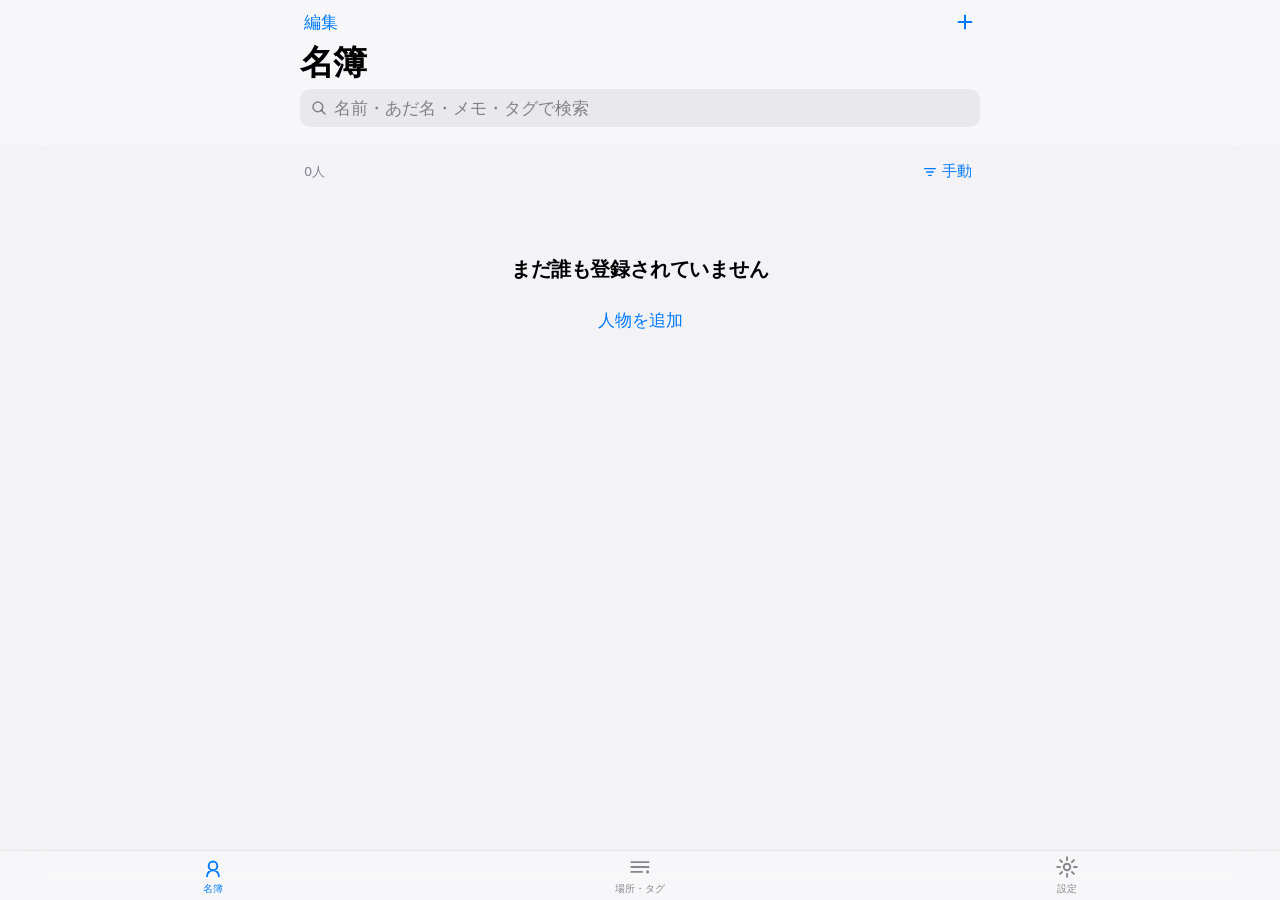
<file: meibo/index.html>
<!DOCTYPE html>
<html lang="ja">
<head>
  <meta charset="UTF-8">
  <meta name="viewport" content="width=device-width, initial-scale=1, viewport-fit=cover">
  <title>名簿</title>
  <meta name="description" content="職場や施設ごとに人物を登録し、あだ名・タグ・色で整理できる名簿アプリ">
  <meta name="theme-color" content="#f2f2f7" media="(prefers-color-scheme: light)">
  <meta name="theme-color" content="#000000" media="(prefers-color-scheme: dark)">
  <meta name="apple-mobile-web-app-capable" content="yes">
  <meta name="mobile-web-app-capable" content="yes">
  <meta name="apple-mobile-web-app-status-bar-style" content="black-translucent">
  <meta name="apple-mobile-web-app-title" content="名簿">
  <meta name="format-detection" content="telephone=no">
  <link rel="manifest" href="manifest.json">
  <link rel="icon" href="icons/icon.svg" type="image/svg+xml">
  <link rel="apple-touch-icon" href="icons/apple-touch-icon.png">
  <link rel="stylesheet" href="style.css">
</head>
<body>

<div id="app">

  <!-- ============ 名簿ビュー ============ -->
  <section class="view" id="view-people" data-view="people">
    <header class="topbar">
      <div class="topbar-row">
        <button class="bar-btn" id="btn-edit-mode" type="button">編集</button>
        <div class="topbar-title" aria-hidden="true">名簿</div>
        <button class="bar-btn bar-btn-icon" id="btn-add" type="button" aria-label="人物を追加">
          <svg viewBox="0 0 24 24" width="22" height="22" aria-hidden="true"><path d="M12 5v14M5 12h14" fill="none" stroke="currentColor" stroke-width="2.2" stroke-linecap="round"/></svg>
        </button>
      </div>
      <h1 class="large-title">名簿</h1>
      <div class="search-wrap">
        <svg class="search-icon" viewBox="0 0 24 24" width="18" height="18" aria-hidden="true"><circle cx="10.5" cy="10.5" r="6.5" fill="none" stroke="currentColor" stroke-width="2"/><path d="M15.5 15.5L20 20" stroke="currentColor" stroke-width="2" stroke-linecap="round"/></svg>
        <input class="search" id="search" type="search" placeholder="名前・あだ名・メモ・タグで検索" autocomplete="off" enterkeyhint="search" aria-label="検索">
        <button class="search-clear" id="search-clear" type="button" aria-label="検索をクリア" hidden>
          <svg viewBox="0 0 24 24" width="18" height="18" aria-hidden="true"><circle cx="12" cy="12" r="10" fill="currentColor"/><path d="M8.5 8.5l7 7M15.5 8.5l-7 7" stroke="#fff" stroke-width="2" stroke-linecap="round"/></svg>
        </button>
      </div>
      <div class="chips-scroll" id="place-chips" role="group" aria-label="場所で絞り込み"></div>
      <div class="chips-scroll" id="tag-chips" role="group" aria-label="タグで絞り込み"></div>
    </header>

    <div class="content">
      <div id="birthday-banner" class="banner" hidden></div>
      <div class="list-meta">
        <span id="result-count"></span>
        <button class="link-btn" id="btn-sort" type="button">
          <svg viewBox="0 0 24 24" width="16" height="16" aria-hidden="true"><path d="M4 7h16M7 12h10M10 17h4" fill="none" stroke="currentColor" stroke-width="2" stroke-linecap="round"/></svg>
          <span id="sort-label">手動</span>
        </button>
      </div>
      <div id="people-list" class="people-list"></div>
      <div id="empty-state" class="empty" hidden></div>
    </div>
  </section>

  <!-- ============ 場所・タグビュー ============ -->
  <section class="view" id="view-groups" data-view="groups" hidden>
    <header class="topbar">
      <div class="topbar-row">
        <span class="bar-spacer"></span>
        <div class="topbar-title" aria-hidden="true">場所・タグ</div>
        <span class="bar-spacer"></span>
      </div>
      <h1 class="large-title">場所・タグ</h1>
    </header>
    <div class="content">
      <div class="section-head">
        <h2>場所</h2>
        <button class="link-btn" id="btn-add-place" type="button">＋ 追加</button>
      </div>
      <div class="group-list" id="place-list"></div>
      <p class="hint">職場や施設など。1人を複数の場所に登録できます。</p>

      <div class="section-head">
        <h2>タグ</h2>
        <button class="link-btn" id="btn-add-tag" type="button">＋ 追加</button>
      </div>
      <div class="group-list" id="tag-list"></div>
      <p class="hint">「月曜のみ」などの目印。複数選ぶと、すべてに当てはまる人だけ絞り込みます。</p>
    </div>
  </section>

  <!-- ============ 設定ビュー ============ -->
  <section class="view" id="view-settings" data-view="settings" hidden>
    <header class="topbar">
      <div class="topbar-row">
        <span class="bar-spacer"></span>
        <div class="topbar-title" aria-hidden="true">設定</div>
        <span class="bar-spacer"></span>
      </div>
      <h1 class="large-title">設定</h1>
    </header>
    <div class="content">
      <div class="section-head"><h2>データ</h2></div>
      <div class="group-list static">
        <button class="row" id="btn-export" type="button">
          <span class="row-main">JSONで書き出す</span>
          <span class="row-sub" id="export-sub"></span>
        </button>
        <button class="row" id="btn-import" type="button">
          <span class="row-main">JSONを読み込む</span>
          <span class="chev"></span>
        </button>
        <input type="file" id="import-file" accept="application/json,.json" hidden>
      </div>
      <p class="hint">データはこの端末にだけ保存されます。別の端末へは、書き出したJSONを読み込んで移します。</p>

      <div class="section-head"><h2>表示</h2></div>
      <div class="group-list static">
        <label class="row">
          <span class="row-main">ふりがなを一覧に表示</span>
          <input type="checkbox" class="switch" id="opt-show-kana">
        </label>
        <label class="row">
          <span class="row-main">誕生日が近い人を上部に知らせる</span>
          <input type="checkbox" class="switch" id="opt-birthday-banner">
        </label>
      </div>

      <div class="section-head"><h2>アプリ</h2></div>
      <div class="group-list static">
        <div class="row">
          <span class="row-main">保存状態</span>
          <span class="row-sub" id="storage-status">確認中</span>
        </div>
        <div class="row">
          <span class="row-main">ホーム画面に追加</span>
        </div>
      </div>
      <p class="hint">iPhoneではSafariの共有ボタン →「ホーム画面に追加」、Androidではブラウザのメニュー →「ホーム画面に追加」または「アプリをインストール」で、アプリのように起動できます。</p>

      <div class="section-head"><h2>危険な操作</h2></div>
      <div class="group-list static">
        <button class="row destructive" id="btn-wipe" type="button">
          <span class="row-main">すべてのデータを削除</span>
        </button>
      </div>
      <p class="hint version">名簿 v1.0</p>
    </div>
  </section>

  <!-- ============ タブバー ============ -->
  <nav class="tabbar" aria-label="メイン">
    <button class="tab active" data-tab="people" type="button" aria-current="page">
      <svg viewBox="0 0 24 24" width="26" height="26" aria-hidden="true"><path d="M16 11a4 4 0 1 0-8 0 4 4 0 0 0 8 0Zm-9.5 9.5a5.5 5.5 0 0 1 11 0" fill="none" stroke="currentColor" stroke-width="1.8" stroke-linecap="round"/></svg>
      <span>名簿</span>
    </button>
    <button class="tab" data-tab="groups" type="button">
      <svg viewBox="0 0 24 24" width="26" height="26" aria-hidden="true"><path d="M4 7.5h16M4 12h16M4 16.5h10" fill="none" stroke="currentColor" stroke-width="1.8" stroke-linecap="round"/><circle cx="19" cy="16.5" r="1.4" fill="currentColor"/></svg>
      <span>場所・タグ</span>
    </button>
    <button class="tab" data-tab="settings" type="button">
      <svg viewBox="0 0 24 24" width="26" height="26" aria-hidden="true"><circle cx="12" cy="12" r="3" fill="none" stroke="currentColor" stroke-width="1.8"/><path d="M12 3v2.5M12 18.5V21M21 12h-2.5M5.5 12H3M18.4 5.6l-1.8 1.8M7.4 16.6l-1.8 1.8M18.4 18.4l-1.8-1.8M7.4 7.4L5.6 5.6" fill="none" stroke="currentColor" stroke-width="1.8" stroke-linecap="round"/></svg>
      <span>設定</span>
    </button>
  </nav>
</div>

<!-- ============ シート ============ -->
<div class="scrim" id="scrim" hidden></div>

<!-- 人物詳細 -->
<div class="sheet" id="sheet-detail" role="dialog" aria-modal="true" aria-labelledby="detail-name" hidden>
  <div class="sheet-grabber"><span></span></div>
  <div class="sheet-head">
    <button class="bar-btn" type="button" data-close>閉じる</button>
    <span class="sheet-title"></span>
    <button class="bar-btn strong" type="button" id="btn-detail-edit">編集</button>
  </div>
  <div class="sheet-body" id="detail-body"></div>
</div>

<!-- 人物編集 -->
<div class="sheet" id="sheet-edit" role="dialog" aria-modal="true" aria-labelledby="edit-title" hidden>
  <div class="sheet-grabber"><span></span></div>
  <div class="sheet-head">
    <button class="bar-btn" type="button" data-close>キャンセル</button>
    <span class="sheet-title" id="edit-title">新規</span>
    <button class="bar-btn strong" type="button" id="btn-save" disabled>保存</button>
  </div>
  <form class="sheet-body form" id="edit-form" autocomplete="off">
    <div class="avatar-preview-wrap">
      <div class="avatar avatar-lg" id="edit-avatar">?</div>
    </div>
    <div class="field-group">
      <label class="field">
        <span class="field-label">名前</span>
        <input type="text" id="f-name" placeholder="必須" required>
      </label>
      <label class="field">
        <span class="field-label">ふりがな</span>
        <input type="text" id="f-kana" placeholder="並び替えと検索に使います">
      </label>
    </div>

    <div class="section-head"><h2>あだ名・別名</h2></div>
    <div class="field-group">
      <div class="chip-editor" id="f-aliases">
        <div class="chip-list"></div>
        <div class="chip-input-row">
          <input type="text" placeholder="追加して Enter" enterkeyhint="done">
          <button type="button" class="mini-btn">追加</button>
        </div>
      </div>
    </div>

    <div class="section-head"><h2>場所</h2></div>
    <div class="field-group">
      <div class="toggle-chips" id="f-places"></div>
      <div class="chip-input-row inset">
        <input type="text" id="f-new-place" placeholder="新しい場所を作成" enterkeyhint="done">
        <button type="button" class="mini-btn" id="btn-new-place">作成</button>
      </div>
    </div>

    <div class="section-head"><h2>タグ</h2></div>
    <div class="field-group">
      <div class="toggle-chips" id="f-tags"></div>
      <div class="chip-input-row inset">
        <input type="text" id="f-new-tag" placeholder="新しいタグを作成" enterkeyhint="done">
        <button type="button" class="mini-btn" id="btn-new-tag">作成</button>
      </div>
    </div>

    <div class="section-head"><h2>色</h2></div>
    <div class="field-group">
      <div class="swatches" id="f-color" role="radiogroup" aria-label="色"></div>
    </div>

    <div class="section-head"><h2>誕生日</h2></div>
    <div class="field-group">
      <div class="field birthday-row">
        <input type="number" id="f-byear" inputmode="numeric" placeholder="年（任意）" min="1900" max="2100">
        <select id="f-bmonth" aria-label="月"><option value="">月</option></select>
        <select id="f-bday" aria-label="日"><option value="">日</option></select>
      </div>
    </div>

    <div class="section-head"><h2>特徴・メモ</h2></div>
    <div class="field-group">
      <textarea id="f-note" rows="4" placeholder="見た目の特徴、話した内容、注意点など。検索の対象になります。"></textarea>
    </div>
    <div class="form-bottom-space"></div>
  </form>
</div>

<!-- 場所/タグ編集 -->
<div class="sheet sheet-compact" id="sheet-group" role="dialog" aria-modal="true" aria-labelledby="group-title" hidden>
  <div class="sheet-grabber"><span></span></div>
  <div class="sheet-head">
    <button class="bar-btn" type="button" data-close>キャンセル</button>
    <span class="sheet-title" id="group-title">場所</span>
    <button class="bar-btn strong" type="button" id="btn-group-save" disabled>保存</button>
  </div>
  <div class="sheet-body form">
    <div class="field-group">
      <label class="field">
        <span class="field-label">名前</span>
        <input type="text" id="g-name" placeholder="必須">
      </label>
    </div>
    <p class="hint" id="group-count"></p>
    <div class="field-group" id="group-delete-wrap">
      <button class="row destructive center" type="button" id="btn-group-delete">削除</button>
    </div>
    <div class="form-bottom-space"></div>
  </div>
</div>

<!-- 並び替えオプション -->
<div class="sheet sheet-compact" id="sheet-sort" role="dialog" aria-modal="true" aria-labelledby="sort-title" hidden>
  <div class="sheet-grabber"><span></span></div>
  <div class="sheet-head">
    <span class="bar-spacer"></span>
    <span class="sheet-title" id="sort-title">並び替え</span>
    <button class="bar-btn strong" type="button" data-close>完了</button>
  </div>
  <div class="sheet-body form">
    <div class="field-group" id="sort-options" role="radiogroup" aria-label="並び順"></div>
    <div class="section-head"><h2>表示</h2></div>
    <div class="field-group">
      <label class="row">
        <span class="row-main">場所ごとにまとめる</span>
        <input type="checkbox" class="switch" id="opt-group-by-place">
      </label>
    </div>
    <p class="hint">手動の並び順のときは、編集モードで右端のハンドルをドラッグして並び替えできます。</p>
    <div class="form-bottom-space"></div>
  </div>
</div>

<!-- 汎用確認 -->
<div class="alert-wrap" id="alert" hidden>
  <div class="alert" role="alertdialog" aria-modal="true" aria-labelledby="alert-title">
    <div class="alert-title" id="alert-title"></div>
    <div class="alert-msg" id="alert-msg"></div>
    <div class="alert-actions" id="alert-actions"></div>
  </div>
</div>

<div class="toast" id="toast" hidden>
  <span id="toast-msg"></span>
  <button type="button" id="toast-action" hidden></button>
</div>

<script src="app.js"></script>
<script src="../shared/hub-bridge.js"></script>
</body>
</html>
</file>
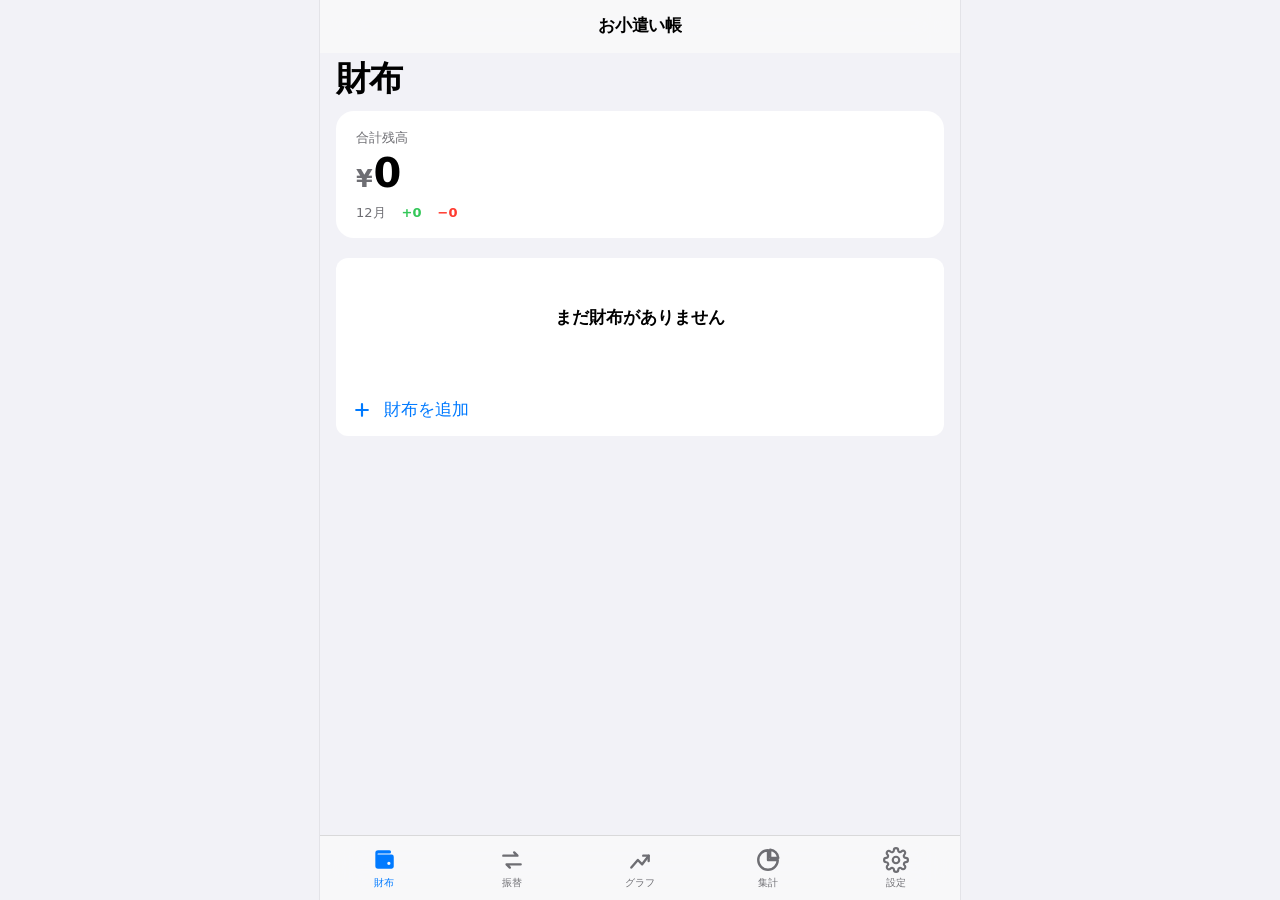
<file: okozukai/index.html>
<!DOCTYPE html>
<html lang="ja">
<head>
  <meta charset="utf-8">
  <meta name="viewport" content="width=device-width, initial-scale=1, viewport-fit=cover, maximum-scale=1">
  <title>お小遣い帳</title>
  <meta name="description" content="複数の財布を管理できるお小遣い帳。入金・出金・振替の記録と残高推移グラフ。">
  <meta name="theme-color" content="#f2f2f7" media="(prefers-color-scheme: light)">
  <meta name="theme-color" content="#000000" media="(prefers-color-scheme: dark)">
  <meta name="apple-mobile-web-app-capable" content="yes">
  <meta name="mobile-web-app-capable" content="yes">
  <meta name="apple-mobile-web-app-status-bar-style" content="default">
  <meta name="apple-mobile-web-app-title" content="お小遣い帳">
  <link rel="manifest" href="./manifest.webmanifest">
  <link rel="apple-touch-icon" href="./icons/apple-touch-icon.png">
  <link rel="icon" href="./icons/icon-192.png" type="image/png">
  <link rel="stylesheet" href="./css/style.css">
</head>
<body>
  <div id="app" class="app">
    <header id="nav" class="nav"></header>
    <main id="screen" class="screen"></main>
    <nav id="bottombar" class="bottombar"></nav>
  </div>

  <div id="sheet-root" class="sheet-root" hidden>
    <div class="scrim" id="scrim"></div>
    <div class="sheet" id="sheet" role="dialog" aria-modal="true">
      <div class="sheet-grabber-area" id="grabber"><div class="sheet-grabber"></div></div>
      <div class="sheet-body" id="sheet-body"></div>
    </div>
  </div>

  <div id="toast" class="toast" hidden></div>

  <script src="./js/app.js"></script>
  <script src="../shared/hub-bridge.js"></script>
  <script>
    if ('serviceWorker' in navigator) {
      window.addEventListener('load', () => {
        navigator.serviceWorker.register('./sw.js').catch(() => {});
      });
    }
  </script>
</body>
</html>
</file>
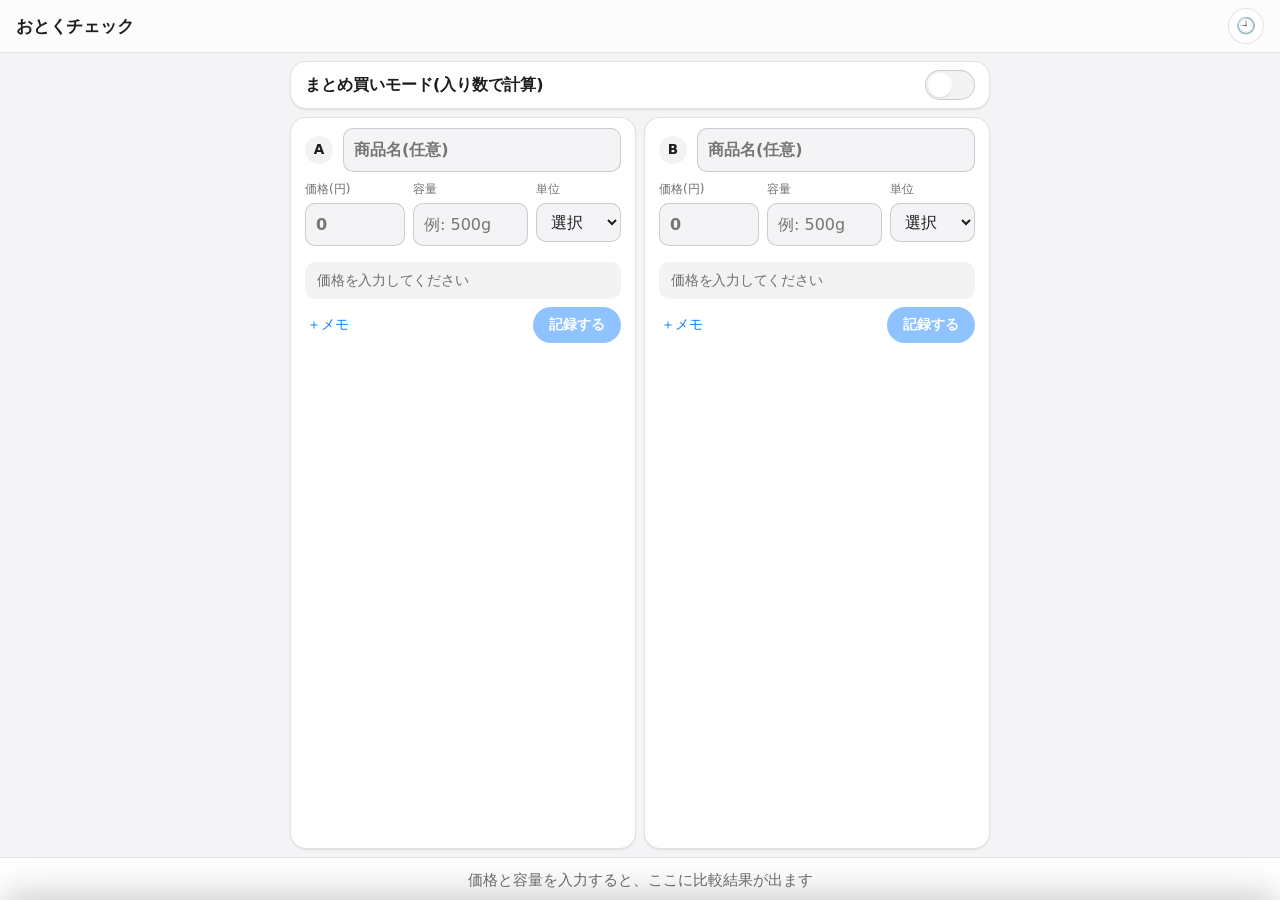
<file: otoku-checker/index.html>
<!doctype html>
<html lang="ja">
<head>
<meta charset="UTF-8" />
<meta name="viewport" content="width=device-width, initial-scale=1, viewport-fit=cover" />
<title>おとくチェック</title>
<meta name="description" content="価格と容量から単価を計算して、2つの商品のどちらがお得かをその場で比較できるアプリ。まとめ買い商品や過去の記録の比較にも対応。" />

<link rel="manifest" href="./manifest.json" />
<link rel="icon" type="image/png" sizes="192x192" href="./icons/icon-192.png" />
<link rel="icon" type="image/png" sizes="512x512" href="./icons/icon-512.png" />
<link rel="apple-touch-icon" href="./icons/icon-180.png" />

<meta name="theme-color" media="(prefers-color-scheme: light)" content="#f4f4f7" />
<meta name="theme-color" media="(prefers-color-scheme: dark)" content="#000000" />
<meta name="mobile-web-app-capable" content="yes" />
<meta name="apple-mobile-web-app-capable" content="yes" />
<meta name="apple-mobile-web-app-status-bar-style" content="black-translucent" />
<meta name="apple-mobile-web-app-title" content="おとくチェック" />

<link rel="stylesheet" href="./style.css" />
</head>
<body>
<div class="app-shell">
  <header class="topbar">
    <h1>おとくチェック</h1>
    <button type="button" class="icon-btn" id="historyOpenBtn" aria-label="履歴を開く" aria-haspopup="dialog">
      <span aria-hidden="true">🕘</span>
    </button>
  </header>

  <script>if (window.parent !== window) document.documentElement.classList.add("in-hub");</script>
  <style>.in-hub .install-hint { display: none !important; }</style>
  <p class="install-hint" id="installHint">
    <span>ホーム画面に追加すると次回からアプリのように開けます。</span>
    <button type="button" id="installBtn" hidden>追加する</button>
    <span id="iosInstallHint" hidden>共有ボタン<span aria-hidden="true">□↑</span>から「ホーム画面に追加」を選んでください。</span>
    <button type="button" id="installHintClose" aria-label="閉じる">✕</button>
  </p>

  <main>
    <section class="mode-toggle">
      <label class="switch-row" for="multipackToggle">
        <span class="label-text">まとめ買いモード(入り数で計算)</span>
        <span class="switch">
          <input type="checkbox" id="multipackToggle" />
          <span class="switch-track"><span class="switch-thumb"></span></span>
        </span>
      </label>
    </section>

    <section class="cards" id="cards">
      <!-- 商品A -->
      <article class="item-card" data-item="A">
        <div class="card-head">
          <span class="item-badge">A</span>
          <input type="text" class="name-input" id="A-name" placeholder="商品名(任意)" maxlength="60" />
          <span class="good-badge"><span aria-hidden="true">◎</span>お得</span>
        </div>

        <div class="field-row">
          <div class="field" style="flex: 1">
            <label for="A-price">価格(円)</label>
            <input type="number" id="A-price" class="price-input" inputmode="decimal" min="0" step="0.01" placeholder="0" />
          </div>
          <div class="field" style="flex: 1.15">
            <label for="A-qty">容量</label>
            <input type="text" id="A-qty" autocomplete="off" autocapitalize="off" placeholder="例: 500g" />
          </div>
          <div class="field" style="flex: 0.85">
            <label for="A-unit">単位</label>
            <select id="A-unit">
              <option value="">選択</option>
              <option value="g">g</option>
              <option value="kg">kg</option>
              <option value="ml">ml</option>
              <option value="L">L</option>
              <option value="cm">cm</option>
              <option value="m">m</option>
              <option value="個">個</option>
              <option value="枚">枚</option>
            </select>
          </div>
        </div>

        <div class="packrow">
          <div>
            <div class="field-row">
              <div class="field" style="flex: 1.3">
                <label for="A-packCount">パック数(入り数)</label>
                <input type="number" id="A-packCount" inputmode="numeric" min="1" step="1" placeholder="1" />
              </div>
              <div class="field" style="flex: 0.9">
                <label for="A-packUnit">単位</label>
                <select id="A-packUnit">
                  <option value="個">個</option>
                  <option value="箱">箱</option>
                </select>
              </div>
            </div>
          </div>
        </div>

        <div class="unit-price-preview" id="A-preview" aria-live="polite">
          <span class="value">—</span>
        </div>

        <div class="card-actions">
          <button type="button" class="memo-toggle" id="A-memoToggle" aria-expanded="false">＋メモ</button>
          <button type="button" class="btn btn-primary btn-compact" id="A-save" disabled>記録する</button>
        </div>
        <div class="memo-wrap" id="A-memoWrap">
          <div>
            <textarea id="A-memo" rows="2" placeholder="購入店・セール情報など"></textarea>
          </div>
        </div>
      </article>

      <!-- 商品B -->
      <article class="item-card" data-item="B">
        <div class="card-head">
          <span class="item-badge">B</span>
          <input type="text" class="name-input" id="B-name" placeholder="商品名(任意)" maxlength="60" />
          <span class="good-badge"><span aria-hidden="true">◎</span>お得</span>
        </div>

        <div class="field-row">
          <div class="field" style="flex: 1">
            <label for="B-price">価格(円)</label>
            <input type="number" id="B-price" class="price-input" inputmode="decimal" min="0" step="0.01" placeholder="0" />
          </div>
          <div class="field" style="flex: 1.15">
            <label for="B-qty">容量</label>
            <input type="text" id="B-qty" autocomplete="off" autocapitalize="off" placeholder="例: 500g" />
          </div>
          <div class="field" style="flex: 0.85">
            <label for="B-unit">単位</label>
            <select id="B-unit">
              <option value="">選択</option>
              <option value="g">g</option>
              <option value="kg">kg</option>
              <option value="ml">ml</option>
              <option value="L">L</option>
              <option value="cm">cm</option>
              <option value="m">m</option>
              <option value="個">個</option>
              <option value="枚">枚</option>
            </select>
          </div>
        </div>

        <div class="packrow">
          <div>
            <div class="field-row">
              <div class="field" style="flex: 1.3">
                <label for="B-packCount">パック数(入り数)</label>
                <input type="number" id="B-packCount" inputmode="numeric" min="1" step="1" placeholder="1" />
              </div>
              <div class="field" style="flex: 0.9">
                <label for="B-packUnit">単位</label>
                <select id="B-packUnit">
                  <option value="個">個</option>
                  <option value="箱">箱</option>
                </select>
              </div>
            </div>
          </div>
        </div>

        <div class="unit-price-preview" id="B-preview" aria-live="polite">
          <span class="value">—</span>
        </div>

        <div class="card-actions">
          <button type="button" class="memo-toggle" id="B-memoToggle" aria-expanded="false">＋メモ</button>
          <button type="button" class="btn btn-primary btn-compact" id="B-save" disabled>記録する</button>
        </div>
        <div class="memo-wrap" id="B-memoWrap">
          <div>
            <textarea id="B-memo" rows="2" placeholder="購入店・セール情報など"></textarea>
          </div>
        </div>
      </article>
    </section>
  </main>

  <footer class="result-bar status-neutral" id="resultBar" aria-live="polite">
    <span class="headline" id="resultHeadline">価格と容量を入力すると、ここに比較結果が出ます</span>
  </footer>
</div>

<div class="sheet-backdrop" id="sheetBackdrop"></div>
<div class="sheet" id="historySheet" role="dialog" aria-modal="true" aria-label="記録の履歴" aria-hidden="true">
  <div class="sheet-handle" id="sheetHandle" aria-hidden="true"></div>
  <div class="sheet-header">
    <div style="display:flex; align-items:center; justify-content:space-between;">
      <h2>履歴</h2>
      <button type="button" class="icon-btn" id="historyCloseBtn" aria-label="履歴を閉じる" style="width:36px;height:36px;">✕</button>
    </div>
    <div class="sheet-controls">
      <input type="search" id="historySearch" placeholder="商品名・メモで検索" aria-label="商品名・メモで検索" />
      <select id="historySort" aria-label="並び替え">
        <option value="new">新しい順</option>
        <option value="cheap">単価が安い順</option>
      </select>
    </div>
  </div>
  <ul class="history-list" id="historyList"></ul>
</div>

<div class="toast" id="toast" role="status" aria-live="polite"></div>

<script type="module" src="./app.js"></script>
</body>
</html>
</file>
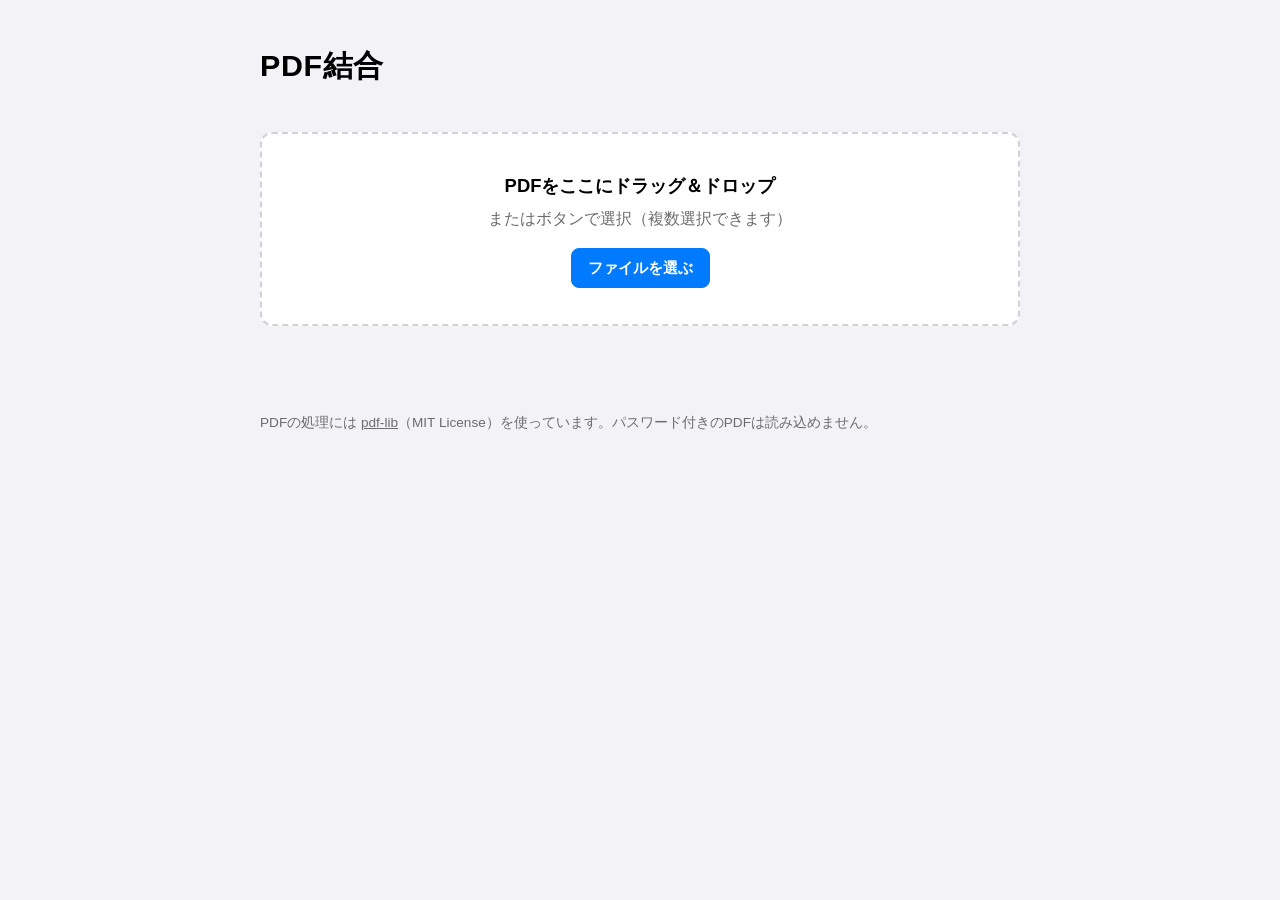
<file: pdf-merge/index.html>
<!doctype html>
<html lang="ja">
<head>
  <meta charset="utf-8">
  <meta name="viewport" content="width=device-width, initial-scale=1">
  <title>PDF結合</title>
  <meta name="description" content="複数のPDFを1つにまとめます。ファイルはブラウザの外へ送信されません。A4への統一や両面印刷用の白紙挿入に対応。">
  <link rel="stylesheet" href="style.css">
<link rel="stylesheet" href="../shared/theme.css">
<script>try { if (window.parent !== window && /\/files\//.test(window.parent.location.pathname)) document.documentElement.classList.add("in-files"); } catch (e) {}</script>
</head>
<body>
  <header class="site-header">
    <h1>PDF結合</h1>
  </header>

  <main>
    <section id="dropzone" class="dropzone" aria-labelledby="dz-title">
      <p id="dz-title" class="dz-title">PDFをここにドラッグ＆ドロップ</p>
      <p class="dz-sub">またはボタンで選択（複数選択できます）</p>
      <label class="btn btn-primary">
        ファイルを選ぶ
        <input id="file-input" type="file" accept="application/pdf,.pdf" multiple hidden>
      </label>
    </section>

    <section id="list-section" class="panel" hidden aria-labelledby="list-title">
      <div class="panel-head">
        <h2 id="list-title">結合する順番</h2>
        <div class="panel-actions">
          <button id="sort-btn" class="btn btn-quiet" type="button">名前順に並べる</button>
          <button id="clear-btn" class="btn btn-quiet" type="button">すべて外す</button>
        </div>
      </div>
      <p class="hint">行をドラッグするか、↑↓ボタンで並べ替えます。ページ範囲は空欄なら全ページ、「1-3,5,8-」のように指定できます。</p>
      <ol id="file-list" class="file-list"></ol>
      <p id="summary" class="summary" aria-live="polite"></p>
    </section>

    <section id="options-section" class="panel" hidden aria-labelledby="opt-title">
      <h2 id="opt-title">印刷向けオプション</h2>
      <label class="check">
        <input id="opt-a4" type="checkbox">
        <span><strong>全ページをA4に揃える</strong><small>向きはそのままで、用紙に収まるよう拡大・縮小</small></span>
      </label>
      <label class="check">
        <input id="opt-duplex" type="checkbox">
        <span><strong>両面印刷用に白紙を足す</strong><small>奇数ページのファイルの後ろに1枚入れる</small></span>
      </label>
      <div class="name-row">
        <label for="out-name">保存するファイル名</label>
        <input id="out-name" type="text" value="結合PDF" autocomplete="off">
        <span>.pdf</span>
      </div>
      <button id="merge-btn" class="btn btn-primary btn-large" type="button">1つのPDFにまとめる</button>
    </section>

    <section id="result" class="panel result" hidden aria-live="polite">
      <h2>できました</h2>
      <p id="result-info"></p>
      <div class="result-actions">
        <a id="download-link" class="btn btn-primary" href="#" download>ダウンロード</a>
        <a id="open-link" class="btn" href="#" target="_blank" rel="noopener">開いて印刷する</a>
      </div>
    </section>

    <p id="status" class="status" role="status" aria-live="polite"></p>
  </main>

  <footer class="site-footer">
    <p>PDFの処理には <a href="https://pdf-lib.js.org/" target="_blank" rel="noopener">pdf-lib</a>（MIT License）を使っています。パスワード付きのPDFは読み込めません。</p>
  </footer>

  <script src="vendor/pdf-lib.min.js"></script>
  <script src="merge.js"></script>
  <script src="app.js"></script>
</body>
</html>
</file>
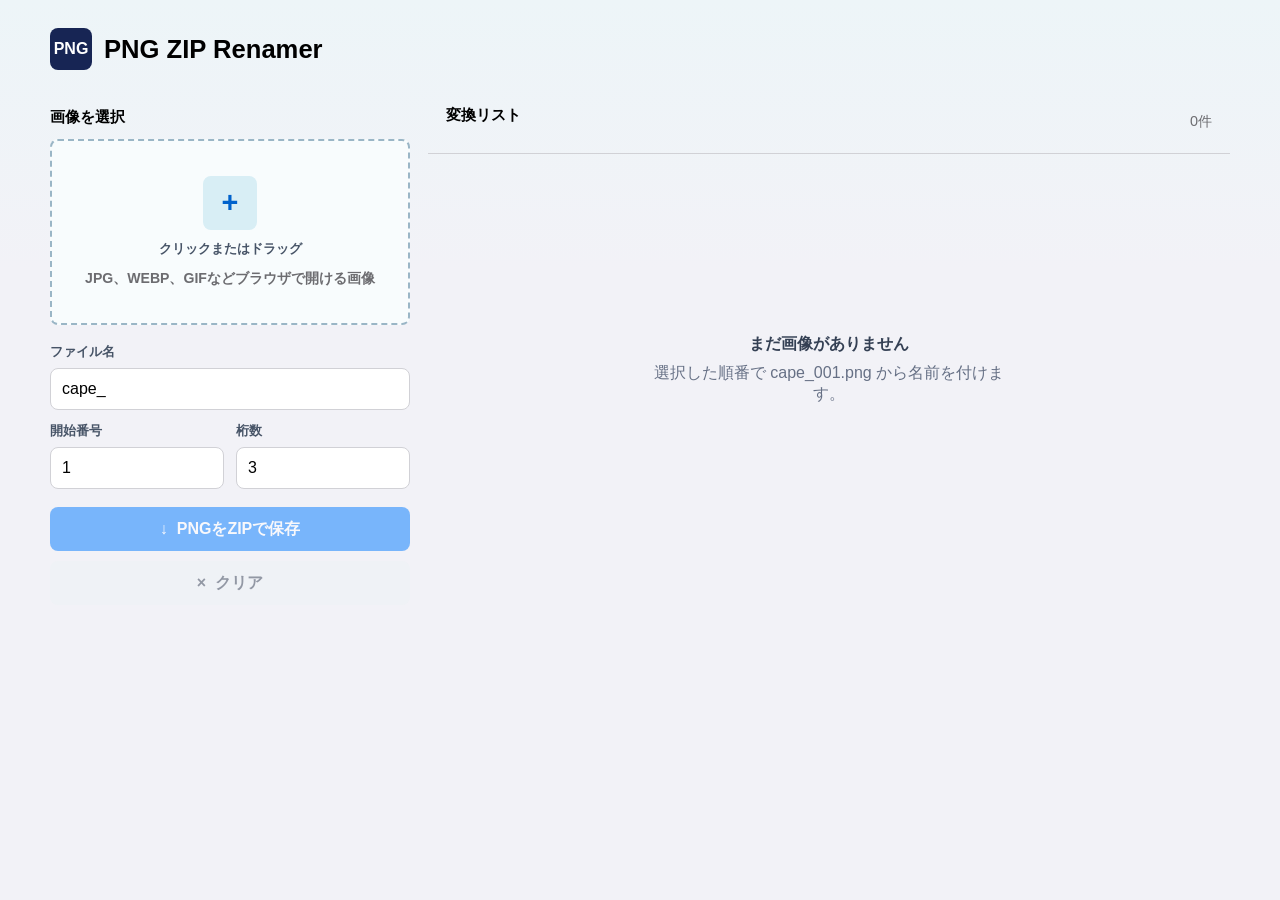
<file: png/index.html>
<!doctype html>
<html lang="ja">
<head>
  <meta charset="utf-8">
  <meta name="viewport" content="width=device-width, initial-scale=1">
  <title>PNG ZIP Renamer</title>
  <style>
    :root {
      color-scheme: light;
      --bg: #f6f8fb;
      --ink: #1e293b;
      --muted: #667085;
      --line: #d8dee8;
      --panel: #ffffff;
      --accent: #146c94;
      --accent-dark: #0e5574;
      --accent-soft: #e7f5fa;
      --ok: #1f7a4d;
      --warn: #9a4f00;
      --danger: #b42318;
      --shadow: 0 16px 42px rgba(20, 37, 62, .08);
    }

    * {
      box-sizing: border-box;
    }

    body {
      margin: 0;
      min-height: 100vh;
      font-family: ui-sans-serif, system-ui, -apple-system, BlinkMacSystemFont, "Segoe UI", sans-serif;
      color: var(--ink);
      background:
        linear-gradient(180deg, #edf5f8 0, transparent 270px),
        var(--bg);
    }

    button,
    input {
      font: inherit;
    }

    button {
      border: 0;
      cursor: pointer;
    }

    button:disabled {
      cursor: not-allowed;
      opacity: .5;
    }

    .app {
      width: min(1180px, calc(100% - 32px));
      margin: 0 auto;
      padding: 28px 0 42px;
    }

    .topbar {
      display: flex;
      align-items: center;
      justify-content: space-between;
      gap: 18px;
      margin-bottom: 20px;
    }

    .brand {
      display: flex;
      align-items: center;
      gap: 12px;
      min-width: 0;
    }

    .mark {
      display: grid;
      place-items: center;
      width: 42px;
      height: 42px;
      border-radius: 8px;
      background: #172554;
      color: #fff;
      font-weight: 800;
      letter-spacing: 0;
    }

    h1 {
      margin: 0;
      font-size: clamp(1.45rem, 2vw, 2rem);
      line-height: 1.18;
      letter-spacing: 0;
    }

    .subtitle {
      margin: 4px 0 0;
      color: var(--muted);
      font-size: .94rem;
    }

    .shell {
      display: grid;
      grid-template-columns: minmax(280px, 360px) 1fr;
      gap: 18px;
      align-items: start;
    }

    .panel {
      background: var(--panel);
      border: 1px solid var(--line);
      border-radius: 8px;
      box-shadow: var(--shadow);
    }

    .controls {
      position: sticky;
      top: 18px;
      padding: 18px;
    }

    .section-title {
      margin: 0 0 12px;
      font-size: .94rem;
      font-weight: 800;
    }

    .dropzone {
      position: relative;
      display: grid;
      place-items: center;
      min-height: 186px;
      padding: 18px;
      border: 2px dashed #9ab6c6;
      border-radius: 8px;
      background: #f8fcfd;
      transition: border-color .16s ease, background .16s ease, transform .16s ease;
    }

    .dropzone.is-over {
      border-color: var(--accent);
      background: var(--accent-soft);
      transform: translateY(-1px);
    }

    .dropzone input {
      position: absolute;
      inset: 0;
      opacity: 0;
      cursor: pointer;
    }

    .drop-content {
      pointer-events: none;
      text-align: center;
      display: grid;
      justify-items: center;
      gap: 10px;
    }

    .drop-icon {
      display: grid;
      place-items: center;
      width: 54px;
      height: 54px;
      border-radius: 8px;
      background: #d8eef5;
      color: var(--accent-dark);
      font-size: 1.8rem;
    }

    .drop-main {
      font-weight: 800;
    }

    .drop-sub {
      color: var(--muted);
      font-size: .88rem;
      line-height: 1.45;
    }

    .field-grid {
      display: grid;
      grid-template-columns: 1fr 1fr;
      gap: 12px;
      margin-top: 18px;
    }

    .field {
      display: grid;
      gap: 7px;
    }

    .field.full {
      grid-column: 1 / -1;
    }

    label {
      color: #475467;
      font-size: .82rem;
      font-weight: 700;
    }

    input[type="text"],
    input[type="number"] {
      width: 100%;
      height: 42px;
      border: 1px solid var(--line);
      border-radius: 8px;
      padding: 0 11px;
      color: var(--ink);
      background: #fff;
      outline: none;
    }

    input[type="text"]:focus,
    input[type="number"]:focus {
      border-color: var(--accent);
      box-shadow: 0 0 0 3px rgba(20, 108, 148, .15);
    }

    .actions {
      display: grid;
      grid-template-columns: 1fr;
      gap: 10px;
      margin-top: 18px;
    }

    .btn {
      display: inline-flex;
      align-items: center;
      justify-content: center;
      gap: 9px;
      min-height: 44px;
      border-radius: 8px;
      padding: 10px 14px;
      font-weight: 800;
      line-height: 1.2;
    }

    .btn.primary {
      background: var(--accent);
      color: #fff;
    }

    .btn.primary:hover:not(:disabled) {
      background: var(--accent-dark);
    }

    .btn.ghost {
      background: #eef2f6;
      color: #344054;
    }

    .btn.ghost:hover:not(:disabled) {
      background: #e3e9f0;
    }

    .status {
      min-height: 21px;
      margin: 14px 0 0;
      color: var(--muted);
      font-size: .9rem;
      line-height: 1.45;
    }

    .status.ok {
      color: var(--ok);
    }

    .status.warn {
      color: var(--warn);
    }

    .status.error {
      color: var(--danger);
    }

    .workspace {
      min-height: 560px;
      overflow: hidden;
    }

    .workspace-head {
      display: flex;
      align-items: center;
      justify-content: space-between;
      gap: 14px;
      padding: 16px 18px;
      border-bottom: 1px solid var(--line);
    }

    .count {
      color: var(--muted);
      font-size: .9rem;
      white-space: nowrap;
    }

    .list {
      display: grid;
      gap: 0;
    }

    .empty {
      display: grid;
      place-items: center;
      min-height: 430px;
      color: #667085;
      text-align: center;
      padding: 28px;
    }

    .empty-inner {
      display: grid;
      gap: 8px;
      max-width: 380px;
    }

    .empty-title {
      color: #344054;
      font-weight: 800;
      font-size: 1rem;
    }

    .file-row {
      display: grid;
      grid-template-columns: 72px minmax(150px, 1fr) minmax(160px, 260px) 44px;
      gap: 12px;
      align-items: center;
      padding: 12px 18px;
      border-bottom: 1px solid #edf0f4;
    }

    .thumb {
      width: 72px;
      height: 72px;
      border-radius: 8px;
      border: 1px solid var(--line);
      background: #f2f4f7;
      object-fit: contain;
    }

    .file-meta {
      min-width: 0;
      display: grid;
      gap: 5px;
    }

    .original {
      overflow: hidden;
      text-overflow: ellipsis;
      white-space: nowrap;
      font-weight: 750;
    }

    .details {
      color: var(--muted);
      font-size: .84rem;
    }

    .new-name {
      min-width: 0;
      overflow: hidden;
      text-overflow: ellipsis;
      white-space: nowrap;
      color: var(--accent-dark);
      font-weight: 800;
      text-align: right;
    }

    .icon-btn {
      display: grid;
      place-items: center;
      width: 38px;
      height: 38px;
      border-radius: 8px;
      background: #f2f4f7;
      color: #475467;
      font-size: 1.16rem;
    }

    .icon-btn:hover {
      background: #fee4e2;
      color: var(--danger);
    }

    .progress {
      display: none;
      width: 100%;
      height: 8px;
      margin-top: 12px;
      overflow: hidden;
      border-radius: 999px;
      background: #e4e7ec;
    }

    .progress.is-active {
      display: block;
    }

    .bar {
      width: 0%;
      height: 100%;
      background: var(--accent);
      transition: width .18s ease;
    }

    @media (max-width: 860px) {
      .app {
        width: min(100% - 22px, 720px);
        padding-top: 18px;
      }

      .topbar {
        align-items: flex-start;
      }

      .shell {
        grid-template-columns: 1fr;
      }

      .controls {
        position: static;
      }

      .file-row {
        grid-template-columns: 62px minmax(0, 1fr) 40px;
        gap: 10px;
        padding: 11px 12px;
      }

      .thumb {
        width: 62px;
        height: 62px;
      }

      .new-name {
        grid-column: 2 / 3;
        text-align: left;
        font-size: .88rem;
      }

      .icon-btn {
        grid-column: 3;
        grid-row: 1 / span 2;
      }
    }

    @media (max-width: 520px) {
      .topbar {
        display: grid;
      }

      .brand {
        align-items: flex-start;
      }

      .mark {
        width: 38px;
        height: 38px;
      }

      .subtitle {
        font-size: .86rem;
      }

      .field-grid {
        grid-template-columns: 1fr;
      }

      .workspace-head {
        align-items: flex-start;
        flex-direction: column;
      }

      .count {
        white-space: normal;
      }
    }
  </style>
<link rel="stylesheet" href="../shared/theme.css">
<script>try { if (window.parent !== window && /\/files\//.test(window.parent.location.pathname)) document.documentElement.classList.add("in-files"); } catch (e) {}</script>
</head>
<body>
  <main class="app">
    <header class="topbar">
      <div class="brand">
        <div class="mark" aria-hidden="true">PNG</div>
        <div>
          <h1>PNG ZIP Renamer</h1>
        </div>
      </div>
    </header>

    <div class="shell">
      <aside class="panel controls" aria-label="変換設定">
        <h2 class="section-title">画像を選択</h2>
        <label class="dropzone" id="dropzone">
          <input id="fileInput" type="file" accept="image/*" multiple>
          <span class="drop-content">
            <span class="drop-icon" aria-hidden="true">+</span>
            <span class="drop-main">クリックまたはドラッグ</span>
            <span class="drop-sub">JPG、WEBP、GIFなどブラウザで開ける画像</span>
          </span>
        </label>

        <div class="field-grid">
          <div class="field full">
            <label for="prefix">ファイル名</label>
            <input id="prefix" type="text" value="cape_" autocomplete="off">
          </div>
          <div class="field">
            <label for="startNumber">開始番号</label>
            <input id="startNumber" type="number" min="0" step="1" value="1">
          </div>
          <div class="field">
            <label for="digits">桁数</label>
            <input id="digits" type="number" min="1" max="12" step="1" value="3">
          </div>
        </div>

        <div class="actions">
          <button class="btn primary" id="downloadZip" type="button" disabled>
            <span aria-hidden="true">↓</span>
            <span>PNGをZIPで保存</span>
          </button>
          <button class="btn ghost" id="clearAll" type="button" disabled>
            <span aria-hidden="true">×</span>
            <span>クリア</span>
          </button>
        </div>

        <div class="progress" id="progress" aria-hidden="true">
          <div class="bar" id="bar"></div>
        </div>
        <p class="status" id="status" role="status" aria-live="polite"></p>
      </aside>

      <section class="panel workspace" aria-label="ファイル一覧">
        <div class="workspace-head">
          <h2 class="section-title">変換リスト</h2>
          <div class="count" id="count">0件</div>
        </div>
        <div class="empty" id="empty">
          <div class="empty-inner">
            <div class="empty-title">まだ画像がありません</div>
            <div>選択した順番で cape_001.png から名前を付けます。</div>
          </div>
        </div>
        <div class="list" id="list"></div>
      </section>
    </div>
  </main>

  <script>
    const state = {
      items: []
    };

    const els = {
      fileInput: document.getElementById('fileInput'),
      dropzone: document.getElementById('dropzone'),
      prefix: document.getElementById('prefix'),
      startNumber: document.getElementById('startNumber'),
      digits: document.getElementById('digits'),
      downloadZip: document.getElementById('downloadZip'),
      clearAll: document.getElementById('clearAll'),
      status: document.getElementById('status'),
      list: document.getElementById('list'),
      empty: document.getElementById('empty'),
      count: document.getElementById('count'),
      progress: document.getElementById('progress'),
      bar: document.getElementById('bar')
    };

    function setStatus(message, type = '') {
      els.status.textContent = message;
      els.status.className = type ? `status ${type}` : 'status';
    }

    function setProgress(percent, active) {
      els.progress.classList.toggle('is-active', active);
      els.bar.style.width = `${Math.max(0, Math.min(100, percent))}%`;
    }

    function sanitizePrefix(value) {
      return (value || 'cape_')
        .replace(/[\\/:*?"<>|]/g, '_')
        .replace(/\s+/g, '_');
    }

    function getSettings() {
      return {
        prefix: sanitizePrefix(els.prefix.value),
        start: Math.max(0, Number.parseInt(els.startNumber.value, 10) || 0),
        digits: Math.min(12, Math.max(1, Number.parseInt(els.digits.value, 10) || 3))
      };
    }

    function filenameFor(index) {
      const settings = getSettings();
      const number = String(settings.start + index).padStart(settings.digits, '0');
      return `${settings.prefix}${number}.png`;
    }

    function readableSize(bytes) {
      if (bytes < 1024) return `${bytes} B`;
      if (bytes < 1024 * 1024) return `${(bytes / 1024).toFixed(1)} KB`;
      return `${(bytes / 1024 / 1024).toFixed(1)} MB`;
    }

    function render() {
      els.list.innerHTML = '';
      els.empty.style.display = state.items.length ? 'none' : 'grid';
      els.count.textContent = `${state.items.length}件`;
      els.downloadZip.disabled = state.items.length === 0;
      els.clearAll.disabled = state.items.length === 0;

      const fragment = document.createDocumentFragment();
      state.items.forEach((item, index) => {
        const row = document.createElement('div');
        row.className = 'file-row';

        const thumb = document.createElement('img');
        thumb.className = 'thumb';
        thumb.src = item.url;
        thumb.alt = '';

        const meta = document.createElement('div');
        meta.className = 'file-meta';

        const original = document.createElement('div');
        original.className = 'original';
        original.textContent = item.file.name;
        original.title = item.file.name;

        const details = document.createElement('div');
        details.className = 'details';
        details.textContent = `${item.file.type || 'image'} / ${readableSize(item.file.size)}`;

        meta.append(original, details);

        const newName = document.createElement('div');
        newName.className = 'new-name';
        newName.textContent = filenameFor(index);
        newName.title = filenameFor(index);

        const remove = document.createElement('button');
        remove.className = 'icon-btn';
        remove.type = 'button';
        remove.title = '削除';
        remove.setAttribute('aria-label', `${item.file.name}を削除`);
        remove.textContent = '×';
        remove.addEventListener('click', () => removeItem(item.id));

        row.append(thumb, meta, newName, remove);
        fragment.append(row);
      });
      els.list.append(fragment);
    }

    function addFiles(files) {
      const accepted = Array.from(files).filter(file => file.type.startsWith('image/'));
      if (!accepted.length) {
        setStatus('画像ファイルを選択してください。', 'warn');
        return;
      }

      accepted.forEach(file => {
        state.items.push({
          id: crypto.randomUUID ? crypto.randomUUID() : `${Date.now()}-${Math.random()}`,
          file,
          url: URL.createObjectURL(file)
        });
      });

      setStatus(`${accepted.length}件を追加しました。`, 'ok');
      render();
      els.fileInput.value = '';
    }

    function removeItem(id) {
      const index = state.items.findIndex(item => item.id === id);
      if (index === -1) return;
      URL.revokeObjectURL(state.items[index].url);
      state.items.splice(index, 1);
      setStatus(state.items.length ? 'リストを更新しました。' : '');
      render();
    }

    function clearAll() {
      state.items.forEach(item => URL.revokeObjectURL(item.url));
      state.items = [];
      setStatus('');
      setProgress(0, false);
      render();
    }

    async function fileToPngBlob(file) {
      const objectUrl = URL.createObjectURL(file);
      try {
        const image = await loadImage(objectUrl);
        const canvas = document.createElement('canvas');
        canvas.width = image.naturalWidth || image.width;
        canvas.height = image.naturalHeight || image.height;

        if (!canvas.width || !canvas.height) {
          throw new Error('画像サイズを取得できませんでした');
        }

        const ctx = canvas.getContext('2d');
        ctx.clearRect(0, 0, canvas.width, canvas.height);
        ctx.drawImage(image, 0, 0);

        return await new Promise((resolve, reject) => {
          canvas.toBlob(blob => {
            if (blob) resolve(blob);
            else reject(new Error('PNG変換に失敗しました'));
          }, 'image/png');
        });
      } finally {
        URL.revokeObjectURL(objectUrl);
      }
    }

    function loadImage(src) {
      return new Promise((resolve, reject) => {
        const image = new Image();
        image.onload = () => resolve(image);
        image.onerror = () => reject(new Error('画像を読み込めませんでした'));
        image.src = src;
      });
    }

    function makeCrcTable() {
      const table = new Uint32Array(256);
      for (let i = 0; i < 256; i += 1) {
        let c = i;
        for (let k = 0; k < 8; k += 1) {
          c = c & 1 ? 0xedb88320 ^ (c >>> 1) : c >>> 1;
        }
        table[i] = c >>> 0;
      }
      return table;
    }

    const crcTable = makeCrcTable();

    function crc32(bytes) {
      let crc = 0xffffffff;
      for (let i = 0; i < bytes.length; i += 1) {
        crc = crcTable[(crc ^ bytes[i]) & 0xff] ^ (crc >>> 8);
      }
      return (crc ^ 0xffffffff) >>> 0;
    }

    function dosDateTime(date = new Date()) {
      const year = Math.max(1980, date.getFullYear());
      const dosTime = (date.getHours() << 11) | (date.getMinutes() << 5) | Math.floor(date.getSeconds() / 2);
      const dosDate = ((year - 1980) << 9) | ((date.getMonth() + 1) << 5) | date.getDate();
      return { dosDate, dosTime };
    }

    function writeUint16(view, offset, value) {
      view.setUint16(offset, value, true);
    }

    function writeUint32(view, offset, value) {
      view.setUint32(offset, value, true);
    }

    function createZip(entries) {
      const encoder = new TextEncoder();
      const parts = [];
      const central = [];
      let offset = 0;
      const { dosDate, dosTime } = dosDateTime();

      entries.forEach(entry => {
        const nameBytes = encoder.encode(entry.name);
        const data = entry.data;
        const crc = crc32(data);

        const local = new Uint8Array(30 + nameBytes.length);
        const localView = new DataView(local.buffer);
        writeUint32(localView, 0, 0x04034b50);
        writeUint16(localView, 4, 20);
        writeUint16(localView, 6, 0x0800);
        writeUint16(localView, 8, 0);
        writeUint16(localView, 10, dosTime);
        writeUint16(localView, 12, dosDate);
        writeUint32(localView, 14, crc);
        writeUint32(localView, 18, data.length);
        writeUint32(localView, 22, data.length);
        writeUint16(localView, 26, nameBytes.length);
        writeUint16(localView, 28, 0);
        local.set(nameBytes, 30);

        parts.push(local, data);

        const centralHeader = new Uint8Array(46 + nameBytes.length);
        const centralView = new DataView(centralHeader.buffer);
        writeUint32(centralView, 0, 0x02014b50);
        writeUint16(centralView, 4, 20);
        writeUint16(centralView, 6, 20);
        writeUint16(centralView, 8, 0x0800);
        writeUint16(centralView, 10, 0);
        writeUint16(centralView, 12, dosTime);
        writeUint16(centralView, 14, dosDate);
        writeUint32(centralView, 16, crc);
        writeUint32(centralView, 20, data.length);
        writeUint32(centralView, 24, data.length);
        writeUint16(centralView, 28, nameBytes.length);
        writeUint16(centralView, 30, 0);
        writeUint16(centralView, 32, 0);
        writeUint16(centralView, 34, 0);
        writeUint16(centralView, 36, 0);
        writeUint32(centralView, 38, 0);
        writeUint32(centralView, 42, offset);
        centralHeader.set(nameBytes, 46);
        central.push(centralHeader);

        offset += local.length + data.length;
      });

      const centralOffset = offset;
      let centralSize = 0;
      central.forEach(header => {
        centralSize += header.length;
        parts.push(header);
      });

      const end = new Uint8Array(22);
      const endView = new DataView(end.buffer);
      writeUint32(endView, 0, 0x06054b50);
      writeUint16(endView, 4, 0);
      writeUint16(endView, 6, 0);
      writeUint16(endView, 8, entries.length);
      writeUint16(endView, 10, entries.length);
      writeUint32(endView, 12, centralSize);
      writeUint32(endView, 16, centralOffset);
      writeUint16(endView, 20, 0);
      parts.push(end);

      return new Blob(parts, { type: 'application/zip' });
    }

    async function downloadZip() {
      if (!state.items.length) return;

      els.downloadZip.disabled = true;
      els.clearAll.disabled = true;
      setProgress(0, true);
      setStatus('PNGへ変換しています...');

      try {
        const entries = [];
        for (let index = 0; index < state.items.length; index += 1) {
          const item = state.items[index];
          const blob = await fileToPngBlob(item.file);
          const data = new Uint8Array(await blob.arrayBuffer());
          entries.push({ name: filenameFor(index), data });
          setProgress(((index + 1) / state.items.length) * 82, true);
        }

        setStatus('ZIPファイルを作成しています...');
        const zip = createZip(entries);
        setProgress(96, true);

        const zipUrl = URL.createObjectURL(zip);
        const link = document.createElement('a');
        link.href = zipUrl;
        link.download = 'png_images.zip';
        document.body.appendChild(link);
        link.click();
        link.remove();

        setTimeout(() => URL.revokeObjectURL(zipUrl), 1000);
        setProgress(100, true);
        setStatus(`${entries.length}件をZIPで保存しました。`, 'ok');
      } catch (error) {
        setStatus(error.message || '変換中にエラーが発生しました。', 'error');
      } finally {
        setTimeout(() => setProgress(0, false), 900);
        els.downloadZip.disabled = state.items.length === 0;
        els.clearAll.disabled = state.items.length === 0;
      }
    }

    ['dragenter', 'dragover'].forEach(eventName => {
      els.dropzone.addEventListener(eventName, event => {
        event.preventDefault();
        els.dropzone.classList.add('is-over');
      });
    });

    ['dragleave', 'drop'].forEach(eventName => {
      els.dropzone.addEventListener(eventName, event => {
        event.preventDefault();
        els.dropzone.classList.remove('is-over');
      });
    });

    els.dropzone.addEventListener('drop', event => {
      addFiles(event.dataTransfer.files);
    });

    els.fileInput.addEventListener('change', event => {
      addFiles(event.target.files);
    });

    [els.prefix, els.startNumber, els.digits].forEach(input => {
      input.addEventListener('input', render);
    });

    els.downloadZip.addEventListener('click', downloadZip);
    els.clearAll.addEventListener('click', clearAll);

    render();
  </script>
</body>
</html>
</file>
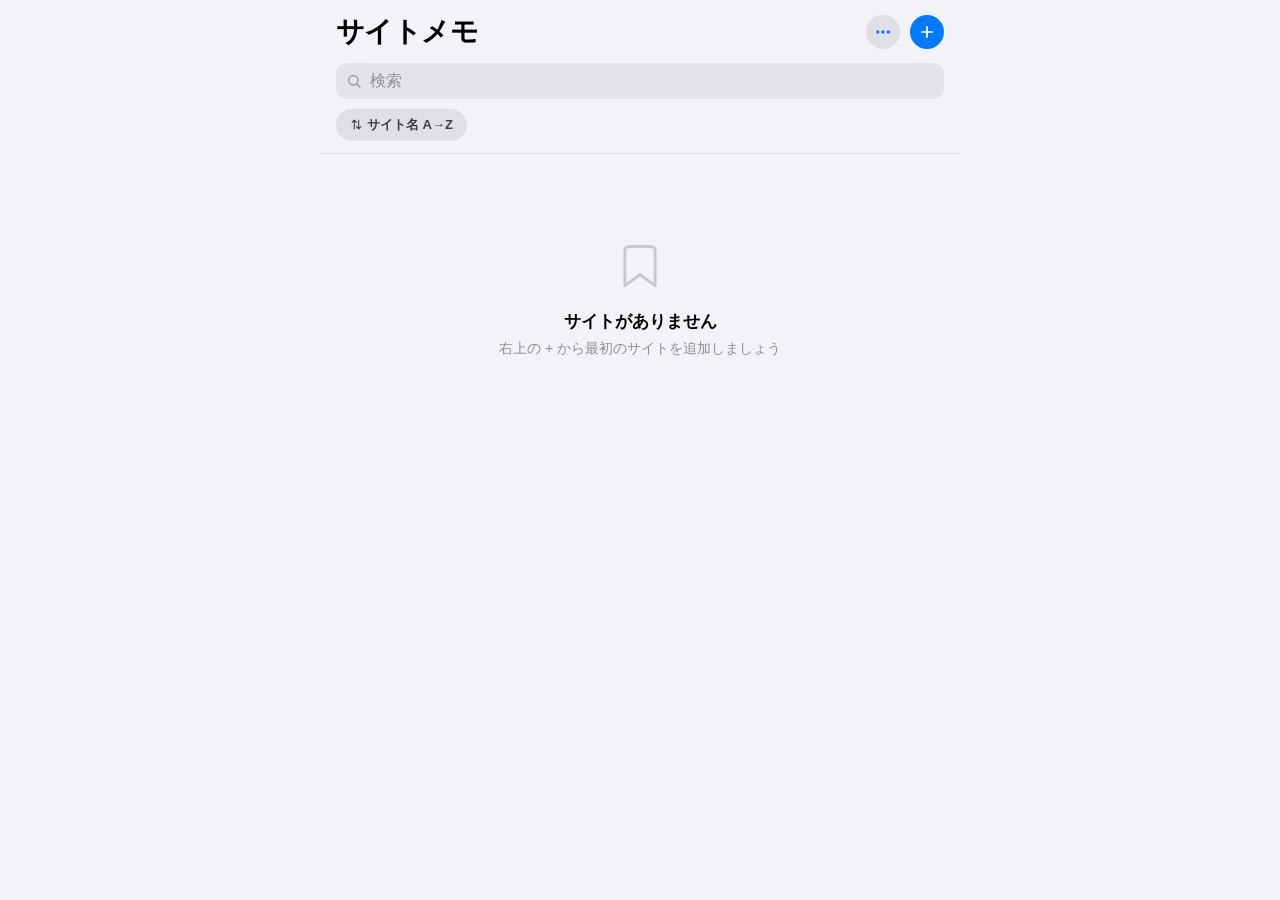
<file: sitememo/index.html>
<!DOCTYPE html>
<html lang="ja">
<head>
<meta charset="UTF-8">
<meta name="viewport" content="width=device-width, initial-scale=1.0, viewport-fit=cover">
<meta name="apple-mobile-web-app-capable" content="yes">
<meta name="apple-mobile-web-app-status-bar-style" content="default">
<meta name="theme-color" content="#F2F2F7">
<title>サイトメモ</title>
<style>
:root {
  --ios-bg: #F2F2F7;
  --ios-card: #FFFFFF;
  --ios-label: #000000;
  --ios-secondary-label: #8E8E93;
  --ios-tertiary-label: #C7C7CC;
  --ios-separator: rgba(60, 60, 67, 0.1);
  --ios-separator-strong: rgba(60, 60, 67, 0.2);
  --ios-blue: #007AFF;
  --ios-blue-dark: #0062CC;
  --ios-red: #FF3B30;
  --ios-red-soft: rgba(255, 59, 48, 0.08);
  --ios-fill: rgba(118, 118, 128, 0.12);
  --ios-fill-strong: rgba(118, 118, 128, 0.16);
  --font-system: -apple-system, BlinkMacSystemFont, "SF Pro Text", "Hiragino Sans", "Hiragino Kaku Gothic ProN", "Yu Gothic", "Segoe UI", Roboto, sans-serif;
}

* {
  box-sizing: border-box;
  -webkit-tap-highlight-color: transparent;
}

html, body {
  margin: 0;
  padding: 0;
}

body {
  background-color: var(--ios-bg);
  color: var(--ios-label);
  font-family: var(--font-system);
  line-height: 1.45;
  -webkit-font-smoothing: antialiased;
}

button, input, textarea, select {
  font-family: inherit;
}

button {
  cursor: pointer;
}

@media (prefers-reduced-motion: reduce) {
  * {
    animation-duration: 0.01ms !important;
    transition-duration: 0.01ms !important;
  }
}

button:focus-visible,
input:focus-visible,
textarea:focus-visible,
select:focus-visible,
a:focus-visible {
  outline: 2px solid var(--ios-blue);
  outline-offset: 2px;
  border-radius: 4px;
}

.app {
  max-width: 640px;
  margin: 0 auto;
  padding-bottom: calc(48px + env(safe-area-inset-bottom));
}

/* ---------- Sticky top bar (header + search + filters) ---------- */
.top-bar {
  position: sticky;
  top: 0;
  z-index: 20;
  background: rgba(242, 242, 247, 0.85);
  backdrop-filter: blur(20px) saturate(180%);
  -webkit-backdrop-filter: blur(20px) saturate(180%);
  border-bottom: 1px solid var(--ios-separator);
  padding-top: env(safe-area-inset-top);
}

.app-header {
  display: flex;
  justify-content: space-between;
  align-items: center;
  padding: 12px 16px 2px;
}

.app-header h1 {
  font-size: 28px;
  font-weight: 700;
  margin: 0;
  letter-spacing: -0.02em;
}

.header-actions {
  display: flex;
  gap: 10px;
}

.icon-circle-btn {
  width: 34px;
  height: 34px;
  border-radius: 50%;
  border: none;
  background: var(--ios-fill-strong);
  color: var(--ios-blue);
  display: flex;
  align-items: center;
  justify-content: center;
  transition: transform 0.12s ease, background 0.12s ease;
  flex-shrink: 0;
}

.icon-circle-btn:active {
  transform: scale(0.92);
}

.icon-circle-btn-filled {
  background: var(--ios-blue);
  color: #fff;
}

/* ---------- Overflow popover menu ---------- */
.popover-menu {
  position: absolute;
  top: 54px;
  right: 16px;
  background: rgba(255, 255, 255, 0.92);
  backdrop-filter: blur(20px);
  -webkit-backdrop-filter: blur(20px);
  border-radius: 14px;
  box-shadow: 0 10px 30px rgba(0, 0, 0, 0.16);
  overflow: hidden;
  z-index: 30;
  min-width: 190px;
  opacity: 0;
  transform: translateY(-6px) scale(0.97);
  visibility: hidden;
  transition: opacity 0.16s ease, transform 0.16s ease, visibility 0s linear 0.16s;
}

.popover-menu.open {
  opacity: 1;
  transform: translateY(0) scale(1);
  visibility: visible;
  transition: opacity 0.16s ease, transform 0.16s ease, visibility 0s linear 0s;
}

.popover-item {
  display: flex;
  align-items: center;
  gap: 10px;
  width: 100%;
  padding: 12px 16px;
  background: none;
  border: none;
  border-bottom: 1px solid var(--ios-separator);
  font-size: 15px;
  color: var(--ios-label);
  text-align: left;
}

.popover-item:last-child {
  border-bottom: none;
}

.popover-item:active {
  background: rgba(0, 0, 0, 0.06);
}

.popover-item svg {
  color: var(--ios-blue);
  flex-shrink: 0;
}

/* ---------- Search bar ---------- */
.search-section {
  padding: 8px 16px 8px;
  display: flex;
  align-items: center;
  gap: 8px;
}

.search-bar-wrapper {
  flex: 1;
  display: flex;
  align-items: center;
  gap: 6px;
  background: var(--ios-fill);
  border-radius: 10px;
  padding: 8px 10px;
  min-width: 0;
}

.search-icon {
  color: var(--ios-secondary-label);
  flex-shrink: 0;
}

.search-input {
  flex: 1;
  border: none;
  outline: none;
  background: transparent;
  font-size: 16px;
  color: var(--ios-label);
  min-width: 0;
}

.search-input::placeholder {
  color: var(--ios-secondary-label);
}

.search-cancel {
  background: none;
  border: none;
  color: var(--ios-blue);
  font-size: 16px;
  padding: 4px 2px;
  flex-shrink: 0;
}

/* ---------- Filter / sort row ---------- */
.filter-scroll {
  display: flex;
  gap: 8px;
  padding: 2px 16px 12px;
  overflow-x: auto;
  align-items: center;
  scrollbar-width: none;
  -ms-overflow-style: none;
}

.filter-scroll::-webkit-scrollbar {
  display: none;
}

.filter-pill {
  flex-shrink: 0;
  display: inline-flex;
  align-items: center;
  gap: 4px;
  padding: 7px 14px;
  border-radius: 999px;
  font-size: 13px;
  font-weight: 600;
  border: none;
  white-space: nowrap;
  transition: filter 0.1s ease;
}

.filter-pill:active {
  filter: brightness(0.95);
}

.sort-pill-wrapper {
  position: relative;
  flex-shrink: 0;
}

.sort-pill {
  background: var(--ios-fill-strong);
  color: #3C3C43;
}

.sort-select-overlay {
  position: absolute;
  inset: 0;
  opacity: 0;
  border: none;
  font-size: 16px;
  -webkit-appearance: none;
  appearance: none;
}

.tag-filter-pill {
  background: var(--pill-bg, var(--ios-fill-strong));
  color: var(--pill-fg, #3C3C43);
}

.filter-divider {
  width: 1px;
  height: 20px;
  background: var(--ios-separator-strong);
  flex-shrink: 0;
}

/* ---------- Site list (grouped table style) ---------- */
#siteList {
  margin: 16px 16px 0;
  display: flex;
  flex-direction: column;
  gap: 20px;
}

.list-section-header {
  font-size: 13px;
  color: var(--ios-secondary-label);
  text-transform: uppercase;
  letter-spacing: 0.03em;
  font-weight: 500;
  margin: 0 0 6px;
}

.site-list {
  list-style: none;
  margin: 0;
  padding: 0;
  background: var(--ios-card);
  border-radius: 14px;
  overflow: hidden;
}

.site-row-wrapper {
  position: relative;
  overflow: hidden;
  border-bottom: 1px solid var(--ios-separator);
}

.site-row-wrapper:last-child {
  border-bottom: none;
}

.swipe-actions {
  position: absolute;
  top: 0;
  right: 0;
  height: 100%;
  display: flex;
}

.swipe-delete-btn {
  width: 76px;
  height: 100%;
  background: var(--ios-red);
  color: #fff;
  border: none;
  display: flex;
  flex-direction: column;
  align-items: center;
  justify-content: center;
  gap: 2px;
  font-size: 11px;
  font-weight: 600;
}

.site-row {
  position: relative;
  background: var(--ios-card);
  touch-action: pan-y;
  display: flex;
  align-items: center;
  gap: 2px;
  padding: 11px 8px 11px 6px;
}

.pin-btn {
  background: none;
  border: none;
  padding: 8px;
  color: var(--ios-tertiary-label);
  display: flex;
  align-items: center;
  flex-shrink: 0;
}

.pin-btn.pinned {
  color: #FF9500;
}

.site-row-content {
  flex: 1;
  min-width: 0;
}

.site-name {
  margin: 0;
  font-size: 16px;
  font-weight: 600;
  line-height: 1.35;
  word-break: break-word;
}

.site-name a {
  color: var(--ios-label);
  text-decoration: none;
}

.site-name a:active {
  opacity: 0.5;
}

.site-meta-line {
  display: flex;
  align-items: center;
  gap: 4px;
  margin-top: 2px;
  color: var(--ios-secondary-label);
  font-size: 13px;
  min-width: 0;
}

.meta-icon {
  flex-shrink: 0;
}

.url-text {
  overflow: hidden;
  text-overflow: ellipsis;
  white-space: nowrap;
  min-width: 0;
}

.site-tags-row {
  display: flex;
  flex-wrap: wrap;
  gap: 4px;
  margin-top: 6px;
}

.tag-pill {
  display: inline-flex;
  align-items: center;
  padding: 2px 8px;
  border-radius: 8px;
  font-size: 11px;
  font-weight: 600;
  background: var(--pill-bg);
  color: var(--pill-fg);
}

.memo-preview-line {
  display: flex;
  align-items: center;
  gap: 4px;
  margin-top: 6px;
  color: var(--ios-secondary-label);
  font-size: 13px;
  min-width: 0;
}

.memo-preview-line .snippet {
  overflow: hidden;
  text-overflow: ellipsis;
  white-space: nowrap;
  min-width: 0;
}

.memo-count-badge {
  flex-shrink: 0;
  background: var(--ios-fill-strong);
  color: #6D6D72;
  font-size: 11px;
  font-weight: 600;
  padding: 1px 6px;
  border-radius: 8px;
}

.row-edit-btn {
  background: none;
  border: none;
  padding: 10px;
  margin: -10px -4px -10px 0;
  color: var(--ios-tertiary-label);
  display: flex;
  align-items: center;
  flex-shrink: 0;
}

/* ---------- Empty state ---------- */
.empty-state {
  text-align: center;
  padding: 70px 30px;
  color: var(--ios-secondary-label);
}

.empty-icon {
  color: var(--ios-tertiary-label);
  margin-bottom: 12px;
}

.empty-title {
  font-size: 17px;
  font-weight: 600;
  color: var(--ios-label);
  margin: 0 0 4px;
}

.empty-desc {
  font-size: 14px;
  margin: 0;
}

/* ---------- Modal (bottom sheet) ---------- */
.modal-overlay {
  position: fixed;
  inset: 0;
  z-index: 100;
  display: flex;
  align-items: flex-end;
  justify-content: center;
  background: rgba(0, 0, 0, 0);
  opacity: 0;
  visibility: hidden;
  transition: opacity 0.25s ease, background 0.25s ease, visibility 0s linear 0.25s;
}

.modal-overlay.open {
  opacity: 1;
  visibility: visible;
  background: rgba(0, 0, 0, 0.4);
  transition: opacity 0.25s ease, background 0.25s ease, visibility 0s linear 0s;
}

.modal {
  background: var(--ios-bg);
  width: 100%;
  max-width: 500px;
  max-height: 90vh;
  border-radius: 20px 20px 0 0;
  display: flex;
  flex-direction: column;
  transform: translateY(100%);
  transition: transform 0.32s cubic-bezier(0.32, 0.72, 0, 1);
}

.modal-overlay.open .modal {
  transform: translateY(0);
}

@media (min-width: 641px) {
  .modal-overlay {
    align-items: center;
    padding: 20px;
  }
  .modal {
    border-radius: 20px;
    max-height: 85vh;
    transform: translateY(16px) scale(0.97);
  }
  .modal-overlay.open .modal {
    transform: translateY(0) scale(1);
  }
  .sheet-handle {
    display: none;
  }
}

.sheet-handle {
  width: 36px;
  height: 5px;
  background: rgba(60, 60, 67, 0.3);
  border-radius: 3px;
  margin: 8px auto 2px;
  flex-shrink: 0;
}

.sheet-navbar {
  flex-shrink: 0;
  display: flex;
  align-items: center;
  justify-content: space-between;
  padding: 6px 12px 12px;
  border-bottom: 1px solid var(--ios-separator);
}

.nav-btn {
  background: none;
  border: none;
  color: var(--ios-blue);
  font-size: 17px;
  padding: 6px 8px;
  min-width: 60px;
}

.nav-btn-primary {
  font-weight: 600;
  text-align: right;
}

.nav-btn-primary:disabled {
  color: rgba(0, 122, 255, 0.3);
}

.nav-title {
  font-size: 17px;
  font-weight: 600;
  margin: 0;
  color: var(--ios-label);
  text-align: center;
  flex: 1;
}

.sheet-body {
  overflow-y: auto;
  padding: 16px 16px calc(16px + env(safe-area-inset-bottom));
  flex: 1;
}

.form-section {
  background: var(--ios-card);
  border-radius: 14px;
  margin-bottom: 20px;
  overflow: hidden;
}

.form-row {
  padding: 12px 14px;
  border-bottom: 1px solid var(--ios-separator);
}

.form-row:last-child {
  border-bottom: none;
}

.form-input {
  width: 100%;
  border: none;
  outline: none;
  font-size: 16px;
  background: transparent;
  color: var(--ios-label);
}

.form-input-large {
  font-size: 17px;
  font-weight: 600;
}

.form-input::placeholder {
  color: var(--ios-tertiary-label);
}

textarea.form-input {
  resize: none;
  line-height: 1.5;
  display: block;
}

.required {
  color: var(--ios-red);
}

.form-section-header {
  font-size: 13px;
  color: var(--ios-secondary-label);
  text-transform: uppercase;
  letter-spacing: 0.03em;
  margin: 0 14px 6px;
  font-weight: 500;
}

.tag-input-wrapper {
  display: flex;
  flex-wrap: wrap;
  gap: 6px;
  align-items: center;
}

#tagChips {
  display: contents;
}

.tag-chip-editable {
  display: inline-flex;
  align-items: center;
  gap: 5px;
  padding: 5px 6px 5px 10px;
  border-radius: 999px;
  font-size: 13px;
  font-weight: 600;
  background: var(--pill-bg);
  color: var(--pill-fg);
}

.remove-tag {
  border: none;
  background: none;
  color: inherit;
  opacity: 0.65;
  display: flex;
  align-items: center;
  padding: 2px;
}

.remove-tag:active {
  opacity: 1;
}

#tagInput {
  border: none;
  outline: none;
  flex: 1;
  min-width: 100px;
  font-size: 16px;
  padding: 4px 0;
  background: transparent;
  color: var(--ios-label);
}

#tagInput::placeholder {
  color: var(--ios-tertiary-label);
}

.memo-card {
  background: var(--ios-card);
  border-radius: 14px;
  padding: 12px 40px 12px 14px;
  margin-bottom: 10px;
  position: relative;
}

.memo-divider {
  height: 1px;
  background: var(--ios-separator);
  margin: 8px 0;
}

.remove-memo-btn {
  position: absolute;
  top: 10px;
  right: 10px;
  width: 26px;
  height: 26px;
  display: flex;
  align-items: center;
  justify-content: center;
  color: var(--ios-red);
  background: none;
  border: none;
}

.add-row-btn {
  display: flex;
  align-items: center;
  gap: 6px;
  border: none;
  background: none;
  color: var(--ios-blue);
  font-size: 15px;
  font-weight: 600;
  padding: 10px 4px;
  margin-bottom: 20px;
}

.danger-section {
  margin-top: 4px;
}

.danger-row {
  width: 100%;
  background: none;
  border: none;
  color: var(--ios-red);
  font-size: 17px;
  padding: 14px;
  text-align: center;
}

.danger-row:active {
  background: var(--ios-red-soft);
}

.sheet-desc {
  font-size: 13px;
  color: var(--ios-secondary-label);
  margin: 0 4px 18px;
  line-height: 1.5;
}

.action-row {
  display: flex;
  align-items: center;
  gap: 10px;
  width: 100%;
  background: none;
  border: none;
  font-size: 16px;
  color: var(--ios-label);
  text-align: left;
}

.action-row:active {
  background: rgba(0, 0, 0, 0.04);
}

.action-row-icon {
  color: var(--ios-blue);
  flex-shrink: 0;
}

.sync-code-area {
  font-family: ui-monospace, "SF Mono", Menlo, monospace;
  font-size: 12.5px;
  line-height: 1.4;
  word-break: break-all;
  min-height: 92px;
}

.sync-code-area[readonly] {
  color: var(--ios-secondary-label);
}

.menu-badge {
  margin-left: auto;
  background: var(--ios-red);
  color: #fff;
  font-size: 12px;
  font-weight: 700;
  min-width: 20px;
  height: 20px;
  border-radius: 10px;
  display: flex;
  align-items: center;
  justify-content: center;
  padding: 0 5px;
  flex-shrink: 0;
}

.tag-manage-empty,
.trash-empty {
  text-align: center;
  color: var(--ios-secondary-label);
  font-size: 14px;
  padding: 30px 10px;
}

.tag-manage-row {
  display: flex;
  align-items: center;
  gap: 8px;
}

.tag-manage-count {
  flex: 1;
  min-width: 0;
  color: var(--ios-secondary-label);
  font-size: 13px;
}

.tag-manage-edit-btn,
.tag-manage-delete-btn,
.tag-manage-confirm-btn,
.tag-manage-cancel-btn {
  background: none;
  border: none;
  padding: 6px;
  display: flex;
  align-items: center;
  color: var(--ios-secondary-label);
  flex-shrink: 0;
}

.tag-manage-delete-btn:active {
  color: var(--ios-red);
}

.tag-manage-edit-btn:active,
.tag-manage-confirm-btn:active {
  color: var(--ios-blue);
}

.tag-rename-input {
  flex: 1;
  min-width: 0;
}

.trash-row {
  display: flex;
  align-items: center;
  gap: 8px;
}

.trash-row-info {
  flex: 1;
  min-width: 0;
}

.trash-row-name {
  margin: 0;
  font-size: 15px;
  font-weight: 600;
  overflow: hidden;
  text-overflow: ellipsis;
  white-space: nowrap;
}

.trash-row-date {
  margin: 2px 0 0;
  font-size: 12px;
  color: var(--ios-secondary-label);
}

.trash-restore-btn,
.trash-delete-btn {
  background: none;
  border: none;
  padding: 6px;
  display: flex;
  align-items: center;
  color: var(--ios-secondary-label);
  flex-shrink: 0;
}

.trash-restore-btn:active {
  color: var(--ios-blue);
}

.trash-delete-btn:active {
  color: var(--ios-red);
}
</style>
</head>
<body>
<div class="app">
  <div class="top-bar" id="topBar">
    <header class="app-header">
      <h1>サイトメモ</h1>
      <div class="header-actions">
        <button type="button" id="moreBtn" class="icon-circle-btn" aria-label="その他のメニュー" aria-haspopup="true">
          <svg viewBox="0 0 24 24" width="18" height="18" fill="currentColor"><circle cx="5" cy="12" r="2.2"/><circle cx="12" cy="12" r="2.2"/><circle cx="19" cy="12" r="2.2"/></svg>
        </button>
        <button type="button" id="addBtn" class="icon-circle-btn icon-circle-btn-filled" aria-label="新規サイトを追加">
          <svg viewBox="0 0 24 24" width="18" height="18" fill="none" stroke="currentColor" stroke-width="2.3" stroke-linecap="round"><line x1="12" y1="5" x2="12" y2="19"/><line x1="5" y1="12" x2="19" y2="12"/></svg>
        </button>
      </div>
    </header>

    <div class="popover-menu" id="moreMenu">
      <button type="button" id="tagsMenuBtn" class="popover-item">
        <svg viewBox="0 0 24 24" width="17" height="17" fill="none" stroke="currentColor" stroke-width="2" stroke-linecap="round" stroke-linejoin="round"><path d="M20.59 13.41l-7.17 7.17a2 2 0 0 1-2.83 0L2 12V2h10l8.59 8.59a2 2 0 0 1 0 2.82z"/><line x1="7" y1="7" x2="7.01" y2="7"/></svg>
        タグを管理
      </button>
      <button type="button" id="trashMenuBtn" class="popover-item">
        <svg viewBox="0 0 24 24" width="17" height="17" fill="none" stroke="currentColor" stroke-width="2" stroke-linecap="round" stroke-linejoin="round"><polyline points="3 6 5 6 21 6"/><path d="M19 6l-1 14a2 2 0 0 1-2 2H8a2 2 0 0 1-2-2L5 6m3 0V4a2 2 0 0 1 2-2h4a2 2 0 0 1 2 2v2"/></svg>
        <span>ゴミ箱</span>
        <span class="menu-badge" id="trashBadge" hidden></span>
      </button>
      <button type="button" id="syncMenuBtn" class="popover-item">
        <svg viewBox="0 0 24 24" width="17" height="17" fill="none" stroke="currentColor" stroke-width="2" stroke-linecap="round" stroke-linejoin="round"><path d="M21 12a9 9 0 1 1-3-6.7"/><polyline points="21 3 21 9 15 9"/></svg>
        バックアップと同期
      </button>
    </div>
    <input type="file" id="importInput" accept="application/json" hidden>

    <div class="search-section">
      <div class="search-bar-wrapper">
        <svg class="search-icon" viewBox="0 0 24 24" width="16" height="16" fill="none" stroke="currentColor" stroke-width="2" stroke-linecap="round"><circle cx="11" cy="11" r="7"/><line x1="21" y1="21" x2="16.65" y2="16.65"/></svg>
        <input type="search" id="searchInput" class="search-input" placeholder="検索">
      </div>
      <button type="button" id="searchCancelBtn" class="search-cancel" hidden>キャンセル</button>
    </div>

    <div class="filter-scroll" id="filterScroll">
      <div class="sort-pill-wrapper">
        <button type="button" class="filter-pill sort-pill" tabindex="-1" aria-hidden="true">
          <svg viewBox="0 0 24 24" width="13" height="13" fill="none" stroke="currentColor" stroke-width="2" stroke-linecap="round" stroke-linejoin="round"><path d="M8 20V4M8 4L4 8M8 4l4 4"/><path d="M16 4v16M16 20l4-4M16 20l-4-4"/></svg>
          <span id="sortLabel">サイト名 A→Z</span>
        </button>
        <select id="sortSelect" class="sort-select-overlay" aria-label="並び替え">
          <option value="name-asc">サイト名 A→Z</option>
          <option value="name-desc">サイト名 Z→A</option>
          <option value="date-desc">追加日 新しい順</option>
          <option value="date-asc">追加日 古い順</option>
        </select>
      </div>
      <div class="filter-divider" id="filterDivider" hidden></div>
      <div id="tagFilterPills" style="display:contents;"></div>
    </div>
  </div>

  <div id="siteList"></div>

  <div class="empty-state" id="emptyState" hidden>
    <svg class="empty-icon" viewBox="0 0 24 24" width="52" height="52" fill="none" stroke="currentColor" stroke-width="1.3" stroke-linecap="round" stroke-linejoin="round"><path d="M19 21l-7-5-7 5V5a2 2 0 0 1 2-2h10a2 2 0 0 1 2 2z"/></svg>
    <p class="empty-title" id="emptyTitle"></p>
    <p class="empty-desc" id="emptyDesc"></p>
  </div>
</div>

<div class="modal-overlay" id="modalOverlay">
  <div class="modal">
    <div class="sheet-handle"></div>
    <div class="sheet-navbar">
      <button type="button" id="cancelBtn" class="nav-btn">キャンセル</button>
      <h2 id="modalTitle" class="nav-title">新規サイト</h2>
      <button type="submit" id="saveBtn" class="nav-btn nav-btn-primary" form="siteForm">保存</button>
    </div>
    <div class="sheet-body">
      <form id="siteForm">
        <div class="form-section">
          <div class="form-row">
            <input type="text" id="siteName" class="form-input form-input-large" placeholder="サイト名（必須）" required>
          </div>
          <div class="form-row">
            <input type="text" id="siteUrl" class="form-input" placeholder="URL（任意）https://example.com">
          </div>
        </div>

        <div class="form-section">
          <div class="form-row">
            <div class="tag-input-wrapper">
              <div id="tagChips"></div>
              <input type="text" id="tagInput" list="tagSuggestions" placeholder="タグを入力してEnter">
            </div>
          </div>
        </div>
        <datalist id="tagSuggestions"></datalist>

        <div class="form-section-header">メモ（任意）</div>
        <div id="memoList"></div>
        <button type="button" id="addMemoBtn" class="add-row-btn">
          <svg viewBox="0 0 24 24" width="18" height="18" fill="none" stroke="currentColor" stroke-width="2.3" stroke-linecap="round"><line x1="12" y1="5" x2="12" y2="19"/><line x1="5" y1="12" x2="19" y2="12"/></svg>
          メモを追加
        </button>

        <div class="form-section danger-section" id="deleteSection" hidden>
          <button type="button" id="deleteSiteBtn" class="danger-row">このサイトを削除</button>
        </div>
      </form>
    </div>
  </div>
</div>

<div class="modal-overlay" id="syncModalOverlay">
  <div class="modal">
    <div class="sheet-handle"></div>
    <div class="sheet-navbar">
      <span class="nav-btn" aria-hidden="true" style="visibility:hidden;">閉じる</span>
      <h2 class="nav-title">バックアップと同期</h2>
      <button type="button" id="syncCloseBtn" class="nav-btn nav-btn-primary">閉じる</button>
    </div>
    <div class="sheet-body">
      <p class="sheet-desc">コードをコピーして、別の端末に貼り付けると引き継げます。暗号化されていないので、人には渡さないでください。</p>

      <div class="form-section-header">コードで同期</div>
      <div class="form-section">
        <button type="button" id="generateCodeBtn" class="form-row action-row">
          <svg class="action-row-icon" viewBox="0 0 24 24" width="18" height="18" fill="none" stroke="currentColor" stroke-width="2" stroke-linecap="round" stroke-linejoin="round"><polyline points="16 18 22 12 16 6"/><polyline points="8 6 2 12 8 18"/></svg>
          <span>このデバイスのコードを作成</span>
        </button>
      </div>

      <div id="syncCodeOutputWrap" hidden>
        <div class="form-section">
          <div class="form-row">
            <textarea id="syncCodeOutput" class="form-input sync-code-area" readonly rows="4"></textarea>
          </div>
          <button type="button" id="copyCodeBtn" class="form-row action-row">
            <svg class="action-row-icon" viewBox="0 0 24 24" width="18" height="18" fill="none" stroke="currentColor" stroke-width="2" stroke-linecap="round" stroke-linejoin="round"><rect x="9" y="9" width="13" height="13" rx="2"/><path d="M5 15H4a2 2 0 0 1-2-2V4a2 2 0 0 1 2-2h9a2 2 0 0 1 2 2v1"/></svg>
            <span id="copyCodeLabel">コピー</span>
          </button>
        </div>
      </div>

      <div class="form-section">
        <div class="form-row">
          <textarea id="syncCodeInput" class="form-input sync-code-area" placeholder="別の端末で作成したコードをここに貼り付け" rows="4"></textarea>
        </div>
        <button type="button" id="applyCodeBtn" class="form-row action-row">
          <svg class="action-row-icon" viewBox="0 0 24 24" width="18" height="18" fill="none" stroke="currentColor" stroke-width="2" stroke-linecap="round" stroke-linejoin="round"><path d="M21 15v4a2 2 0 0 1-2 2H5a2 2 0 0 1-2-2v-4"/><polyline points="17 8 12 3 7 8"/><line x1="12" y1="3" x2="12" y2="15"/></svg>
          <span>このコードを読み込む</span>
        </button>
      </div>

      <div class="form-section-header">ファイルでバックアップ</div>
      <div class="form-section">
        <button type="button" id="exportBtn" class="form-row action-row">
          <svg class="action-row-icon" viewBox="0 0 24 24" width="18" height="18" fill="none" stroke="currentColor" stroke-width="2" stroke-linecap="round" stroke-linejoin="round"><path d="M21 15v4a2 2 0 0 1-2 2H5a2 2 0 0 1-2-2v-4"/><polyline points="7 10 12 15 17 10"/><line x1="12" y1="15" x2="12" y2="3"/></svg>
          <span>JSONファイルを書き出す</span>
        </button>
        <button type="button" id="importBtn" class="form-row action-row">
          <svg class="action-row-icon" viewBox="0 0 24 24" width="18" height="18" fill="none" stroke="currentColor" stroke-width="2" stroke-linecap="round" stroke-linejoin="round"><path d="M21 15v4a2 2 0 0 1-2 2H5a2 2 0 0 1-2-2v-4"/><polyline points="17 8 12 3 7 8"/><line x1="12" y1="3" x2="12" y2="15"/></svg>
          <span>JSONファイルを読み込む</span>
        </button>
      </div>
    </div>
  </div>
</div>

<div class="modal-overlay" id="tagsModalOverlay">
  <div class="modal">
    <div class="sheet-handle"></div>
    <div class="sheet-navbar">
      <span class="nav-btn" aria-hidden="true" style="visibility:hidden;">閉じる</span>
      <h2 class="nav-title">タグを管理</h2>
      <button type="button" id="tagsCloseBtn" class="nav-btn nav-btn-primary">閉じる</button>
    </div>
    <div class="sheet-body">
      <p class="sheet-desc">タグの名前を変更したり削除したりできます。削除してもサイト自体は残ります。</p>
      <div id="tagManageList"></div>
    </div>
  </div>
</div>

<div class="modal-overlay" id="trashModalOverlay">
  <div class="modal">
    <div class="sheet-handle"></div>
    <div class="sheet-navbar">
      <span class="nav-btn" aria-hidden="true" style="visibility:hidden;">閉じる</span>
      <h2 class="nav-title">ゴミ箱</h2>
      <button type="button" id="trashCloseBtn" class="nav-btn nav-btn-primary">閉じる</button>
    </div>
    <div class="sheet-body">
      <p class="sheet-desc">削除したサイトは30日間ここに残り、その後自動的に完全に削除されます。</p>
      <div id="trashList"></div>
      <div class="form-section danger-section" id="emptyTrashSection" hidden>
        <button type="button" id="emptyTrashBtn" class="danger-row">ゴミ箱を空にする</button>
      </div>
    </div>
  </div>
</div>

<script>
(() => {
  'use strict';

  const STORAGE_KEY = 'site-memo-data-v1';
  const SWIPE_REVEAL = 76;

  let sites = [];
  let trash = [];
  let editingId = null;
  let draftTags = [];
  let draftMemos = [];
  let activeFilters = new Set();
  let searchQuery = '';
  let sortMode = 'name-asc';
  let openSwipeId = null;

  const TAG_PALETTE = [
    { fg: '#007AFF', bg: 'rgba(0,122,255,0.12)' },
    { fg: '#34C759', bg: 'rgba(52,199,89,0.12)' },
    { fg: '#FF9500', bg: 'rgba(255,149,0,0.13)' },
    { fg: '#AF52DE', bg: 'rgba(175,82,222,0.12)' },
    { fg: '#FF2D55', bg: 'rgba(255,45,85,0.12)' },
    { fg: '#32ADE6', bg: 'rgba(50,173,230,0.12)' },
    { fg: '#5856D6', bg: 'rgba(88,86,214,0.12)' },
    { fg: '#B08500', bg: 'rgba(255,204,0,0.18)' }
  ];

  const tagColor = (tag) => {
    let hash = 0;
    for (let i = 0; i < tag.length; i++) {
      hash = tag.charCodeAt(i) + ((hash << 5) - hash);
    }
    return TAG_PALETTE[Math.abs(hash) % TAG_PALETTE.length];
  };

  const uid = () =>
    (window.crypto && crypto.randomUUID)
      ? crypto.randomUUID()
      : `id-${Date.now()}-${Math.random().toString(16).slice(2)}`;

  const escapeHtml = (str) => {
    const div = document.createElement('div');
    div.textContent = str == null ? '' : String(str);
    return div.innerHTML;
  };

  const normalizeUrl = (url) => {
    if (!url) return '';
    const trimmed = url.trim();
    if (!trimmed) return '';
    return /^https?:\/\//i.test(trimmed) ? trimmed : `https://${trimmed}`;
  };

  const formatDate = (ts) => {
    const d = new Date(ts);
    return `${d.getFullYear()}/${d.getMonth() + 1}/${d.getDate()} 追加`;
  };

  const ICON_LINK = '<svg class="meta-icon" viewBox="0 0 24 24" width="12" height="12" fill="none" stroke="currentColor" stroke-width="2" stroke-linecap="round" stroke-linejoin="round"><path d="M10 13a5 5 0 0 0 7.54.54l3-3a5 5 0 0 0-7.07-7.07l-1.72 1.71"/><path d="M14 11a5 5 0 0 0-7.54-.54l-3 3a5 5 0 0 0 7.07 7.07l1.71-1.71"/></svg>';
  const ICON_DOC = '<svg class="meta-icon" viewBox="0 0 24 24" width="12" height="12" fill="none" stroke="currentColor" stroke-width="2" stroke-linecap="round" stroke-linejoin="round"><path d="M14 2H6a2 2 0 0 0-2 2v16a2 2 0 0 0 2 2h12a2 2 0 0 0 2-2V8z"/><polyline points="14 2 14 8 20 8"/></svg>';
  const ICON_CHEVRON = '<svg viewBox="0 0 24 24" width="14" height="14" fill="none" stroke="currentColor" stroke-width="2.4" stroke-linecap="round" stroke-linejoin="round"><polyline points="9 6 15 12 9 18"/></svg>';
  const ICON_TRASH = '<svg viewBox="0 0 24 24" width="16" height="16" fill="none" stroke="currentColor" stroke-width="2" stroke-linecap="round" stroke-linejoin="round"><polyline points="3 6 5 6 21 6"/><path d="M19 6l-1 14a2 2 0 0 1-2 2H8a2 2 0 0 1-2-2L5 6m3 0V4a2 2 0 0 1 2-2h4a2 2 0 0 1 2 2v2"/></svg>';
  const ICON_TRASH_SM = '<svg viewBox="0 0 24 24" width="14" height="14" fill="none" stroke="currentColor" stroke-width="2" stroke-linecap="round" stroke-linejoin="round"><polyline points="3 6 5 6 21 6"/><path d="M19 6l-1 14a2 2 0 0 1-2 2H8a2 2 0 0 1-2-2L5 6m3 0V4a2 2 0 0 1 2-2h4a2 2 0 0 1 2 2v2"/></svg>';
  const ICON_X = '<svg viewBox="0 0 24 24" width="11" height="11" fill="none" stroke="currentColor" stroke-width="2.6" stroke-linecap="round"><line x1="18" y1="6" x2="6" y2="18"/><line x1="6" y1="6" x2="18" y2="18"/></svg>';
  const ICON_STAR_FILLED = '<svg viewBox="0 0 24 24" width="19" height="19" fill="currentColor"><polygon points="12 2 15.09 8.26 22 9.27 17 14.14 18.18 21.02 12 17.77 5.82 21.02 7 14.14 2 9.27 8.91 8.26"/></svg>';
  const ICON_STAR_OUTLINE = '<svg viewBox="0 0 24 24" width="19" height="19" fill="none" stroke="currentColor" stroke-width="1.8" stroke-linejoin="round"><polygon points="12 2 15.09 8.26 22 9.27 17 14.14 18.18 21.02 12 17.77 5.82 21.02 7 14.14 2 9.27 8.91 8.26"/></svg>';
  const ICON_EDIT = '<svg viewBox="0 0 24 24" width="15" height="15" fill="none" stroke="currentColor" stroke-width="2" stroke-linecap="round" stroke-linejoin="round"><path d="M11 4H4a2 2 0 0 0-2 2v14a2 2 0 0 0 2 2h14a2 2 0 0 0 2-2v-7"/><path d="M18.5 2.5a2.121 2.121 0 0 1 3 3L12 15l-4 1 1-4 9.5-9.5z"/></svg>';
  const ICON_CHECK = '<svg viewBox="0 0 24 24" width="15" height="15" fill="none" stroke="currentColor" stroke-width="2.4" stroke-linecap="round" stroke-linejoin="round"><polyline points="20 6 9 17 4 12"/></svg>';
  const ICON_RESTORE = '<svg viewBox="0 0 24 24" width="16" height="16" fill="none" stroke="currentColor" stroke-width="2" stroke-linecap="round" stroke-linejoin="round"><path d="M3 12a9 9 0 1 0 3-6.7"/><polyline points="3 3 3 9 9 9"/></svg>';

  // ---------- Storage ----------
  function normalizeSite(s) {
    return {
      id: s.id || uid(),
      name: s.name || '',
      url: s.url || '',
      tags: Array.isArray(s.tags) ? s.tags : [],
      memos: Array.isArray(s.memos) ? s.memos : [],
      pinned: !!s.pinned,
      createdAt: s.createdAt || Date.now(),
      deletedAt: s.deletedAt || null
    };
  }

  function loadSites() {
    try {
      const raw = localStorage.getItem(STORAGE_KEY);
      const parsed = raw ? JSON.parse(raw) : null;
      let sitesArray = [];
      let trashArray = [];
      if (Array.isArray(parsed)) {
        // 旧形式(サイト配列のみ)との互換
        sitesArray = parsed;
      } else if (parsed && typeof parsed === 'object') {
        sitesArray = Array.isArray(parsed.sites) ? parsed.sites : [];
        trashArray = Array.isArray(parsed.trash) ? parsed.trash : [];
      }
      sites = sitesArray.map(normalizeSite);
      trash = trashArray.map(normalizeSite);
    } catch (e) {
      console.error('読み込みエラー', e);
      sites = [];
      trash = [];
    }
  }

  function saveSites() {
    try {
      localStorage.setItem(STORAGE_KEY, JSON.stringify({ sites, trash }));
    } catch (e) {
      console.error('保存エラー', e);
      alert('保存に失敗しました。ブラウザのストレージが利用できない可能性があります。');
    }
  }

  function purgeOldTrash() {
    const THIRTY_DAYS = 30 * 24 * 60 * 60 * 1000;
    const now = Date.now();
    const before = trash.length;
    trash = trash.filter(s => now - (s.deletedAt || now) < THIRTY_DAYS);
    if (trash.length !== before) saveSites();
  }

  // ---------- Derived data ----------
  function getAllTags() {
    const set = new Set();
    sites.forEach(s => s.tags.forEach(t => set.add(t)));
    return Array.from(set).sort((a, b) => a.localeCompare(b, 'ja'));
  }

  function pruneActiveFilters() {
    const remaining = new Set(getAllTags());
    Array.from(activeFilters).forEach(f => {
      if (!remaining.has(f)) activeFilters.delete(f);
    });
  }

  function filteredSortedSites() {
    let result = sites.slice();
    const q = searchQuery.trim().toLowerCase();
    if (q) {
      result = result.filter(s => s.name.toLowerCase().includes(q));
    }
    if (activeFilters.size > 0) {
      const filters = Array.from(activeFilters);
      result = result.filter(s => filters.every(f => s.tags.includes(f)));
    }
    result.sort((a, b) => {
      switch (sortMode) {
        case 'name-asc': return a.name.localeCompare(b.name, 'ja');
        case 'name-desc': return b.name.localeCompare(a.name, 'ja');
        case 'date-asc': return a.createdAt - b.createdAt;
        default: return b.createdAt - a.createdAt;
      }
    });
    return result;
  }

  // ---------- Rendering ----------
  function render() {
    pruneActiveFilters();
    renderFilterPills();
    renderSiteList();
    updateTagSuggestions();
    updateTrashBadge();
  }

  function updateTrashBadge() {
    const badge = document.getElementById('trashBadge');
    if (trash.length > 0) {
      badge.textContent = trash.length > 99 ? '99+' : String(trash.length);
      badge.hidden = false;
    } else {
      badge.hidden = true;
    }
  }

  function renderFilterPills() {
    const container = document.getElementById('tagFilterPills');
    const divider = document.getElementById('filterDivider');
    const tags = getAllTags();
    divider.hidden = tags.length === 0;
    container.innerHTML = tags.map(tag => {
      const c = tagColor(tag);
      const active = activeFilters.has(tag);
      const bg = active ? c.fg : c.bg;
      const fg = active ? '#fff' : c.fg;
      return `<button type="button" class="filter-pill tag-filter-pill" data-tag="${escapeHtml(tag)}" style="--pill-bg:${bg};--pill-fg:${fg}">${escapeHtml(tag)}</button>`;
    }).join('');
  }

  function getMemoPreviewHtml(memos) {
    if (!memos || memos.length === 0) return '';
    const first = memos[0];
    const snippet = (first.content || first.title || '').replace(/\s+/g, ' ').trim() || '無題のメモ';
    const badge = memos.length > 1 ? `<span class="memo-count-badge">+${memos.length - 1}</span>` : '';
    return `<div class="memo-preview-line">${ICON_DOC}<span class="snippet">${escapeHtml(snippet)}</span>${badge}</div>`;
  }

  function renderSiteList() {
    const list = document.getElementById('siteList');
    const empty = document.getElementById('emptyState');
    const emptyTitle = document.getElementById('emptyTitle');
    const emptyDesc = document.getElementById('emptyDesc');
    const items = filteredSortedSites();
    openSwipeId = null;

    if (sites.length === 0) {
      list.innerHTML = '';
      list.hidden = true;
      empty.hidden = false;
      emptyTitle.textContent = 'サイトがありません';
      emptyDesc.textContent = '右上の + から最初のサイトを追加しましょう';
      return;
    }
    if (items.length === 0) {
      list.innerHTML = '';
      list.hidden = true;
      empty.hidden = false;
      emptyTitle.textContent = '見つかりませんでした';
      emptyDesc.textContent = '検索条件や絞り込みを変更してみてください';
      return;
    }
    list.hidden = false;
    empty.hidden = true;

    const pinned = items.filter(s => s.pinned);
    const others = items.filter(s => !s.pinned);
    let html = '';
    if (pinned.length > 0) {
      html += `<div class="list-section"><div class="list-section-header">ピン留め</div><ul class="site-list">${pinned.map(renderSiteRow).join('')}</ul></div>`;
    }
    if (others.length > 0) {
      const header = pinned.length > 0 ? '<div class="list-section-header">すべて</div>' : '';
      html += `<div class="list-section">${header}<ul class="site-list">${others.map(renderSiteRow).join('')}</ul></div>`;
    }
    list.innerHTML = html;
    list.querySelectorAll('.site-row').forEach(rowEl => bindRowSwipe(rowEl, rowEl.dataset.id));
  }

  function renderSiteRow(site) {
    const url = normalizeUrl(site.url);
    const nameHtml = url
      ? `<a href="${escapeHtml(url)}" target="_blank" rel="noopener noreferrer">${escapeHtml(site.name)}</a>`
      : escapeHtml(site.name);

    const tagsHtml = site.tags.map(t => {
      const c = tagColor(t);
      return `<span class="tag-pill" style="--pill-bg:${c.bg};--pill-fg:${c.fg}">${escapeHtml(t)}</span>`;
    }).join('');

    return `
      <li class="site-row-wrapper">
        <div class="swipe-actions">
          <button type="button" class="swipe-delete-btn" data-id="${site.id}">
            ${ICON_TRASH}
            <span>削除</span>
          </button>
        </div>
        <div class="site-row" data-id="${site.id}">
          <button type="button" class="pin-btn${site.pinned ? ' pinned' : ''}" data-id="${site.id}" aria-label="${site.pinned ? 'お気に入り解除' : 'お気に入りに追加'}">
            ${site.pinned ? ICON_STAR_FILLED : ICON_STAR_OUTLINE}
          </button>
          <div class="site-row-content">
            <h3 class="site-name">${nameHtml}</h3>
            ${url ? `<div class="site-meta-line">${ICON_LINK}<span class="url-text">${escapeHtml(url)}</span></div>` : ''}
            ${tagsHtml ? `<div class="site-tags-row">${tagsHtml}</div>` : ''}
            ${getMemoPreviewHtml(site.memos)}
          </div>
          <button type="button" class="row-edit-btn" data-id="${site.id}" aria-label="「${escapeHtml(site.name)}」を編集">
            ${ICON_CHEVRON}
          </button>
        </div>
      </li>
    `;
  }

  function togglePin(id) {
    const site = sites.find(s => s.id === id);
    if (!site) return;
    site.pinned = !site.pinned;
    saveSites();
    render();
  }


  // ---------- Swipe to delete ----------
  function bindRowSwipe(rowEl, siteId) {
    let startX = 0;
    let startY = 0;
    let baseX = 0;
    let dragging = false;
    let axis = null;

    rowEl.addEventListener('pointerdown', (e) => {
      if (e.pointerType === 'mouse' && e.button !== 0) return;
      startX = e.clientX;
      startY = e.clientY;
      baseX = openSwipeId === siteId ? -SWIPE_REVEAL : 0;
      dragging = true;
      axis = null;
      rowEl.style.transition = 'none';
    });

    rowEl.addEventListener('pointermove', (e) => {
      if (!dragging) return;
      const dx = e.clientX - startX;
      const dy = e.clientY - startY;
      if (axis === null) {
        if (Math.abs(dx) < 6 && Math.abs(dy) < 6) return;
        axis = Math.abs(dx) > Math.abs(dy) ? 'x' : 'y';
      }
      if (axis === 'x') {
        const next = Math.min(0, Math.max(-(SWIPE_REVEAL + 24), baseX + dx));
        rowEl.style.transform = `translateX(${next}px)`;
      }
    });

    const finish = (e) => {
      if (!dragging) return;
      dragging = false;
      rowEl.style.transition = 'transform .22s cubic-bezier(.25,.9,.4,1)';
      if (axis === 'x') {
        const dx = (e.clientX || startX) - startX;
        const finalX = baseX + dx;
        if (finalX < -SWIPE_REVEAL / 2) {
          if (openSwipeId && openSwipeId !== siteId) closeSwipe(openSwipeId);
          rowEl.style.transform = `translateX(-${SWIPE_REVEAL}px)`;
          openSwipeId = siteId;
        } else {
          rowEl.style.transform = 'translateX(0)';
          if (openSwipeId === siteId) openSwipeId = null;
        }
      }
      axis = null;
    };

    rowEl.addEventListener('pointerup', finish);
    rowEl.addEventListener('pointercancel', finish);
  }

  function closeSwipe(id) {
    const row = document.querySelector(`.site-row[data-id="${id}"]`);
    if (row) {
      row.style.transition = 'transform .22s cubic-bezier(.25,.9,.4,1)';
      row.style.transform = 'translateX(0)';
    }
    if (openSwipeId === id) openSwipeId = null;
  }

  // ---------- Modal / form ----------
  function openModal(id) {
    editingId = id || null;
    const overlay = document.getElementById('modalOverlay');
    const title = document.getElementById('modalTitle');
    document.getElementById('siteForm').reset();
    draftTags = [];
    draftMemos = [];

    if (editingId) {
      const site = sites.find(s => s.id === editingId);
      if (site) {
        title.textContent = 'サイトを編集';
        document.getElementById('siteName').value = site.name;
        document.getElementById('siteUrl').value = site.url || '';
        draftTags = site.tags.slice();
        draftMemos = site.memos.map(m => ({ ...m }));
      }
    } else {
      title.textContent = '新規サイト';
    }
    document.getElementById('deleteSection').hidden = !editingId;
    renderTagChips();
    renderMemoRows();
    updateTagSuggestions();
    updateSaveButtonState();
    overlay.classList.add('open');
    document.body.style.overflow = 'hidden';
    setTimeout(() => document.getElementById('siteName').focus(), 300);
  }

  function closeModal() {
    document.getElementById('modalOverlay').classList.remove('open');
    document.body.style.overflow = '';
    editingId = null;
  }

  function updateSaveButtonState() {
    const name = document.getElementById('siteName').value.trim();
    document.getElementById('saveBtn').disabled = !name;
  }

  function renderTagChips() {
    const container = document.getElementById('tagChips');
    container.innerHTML = draftTags.map(t => {
      const c = tagColor(t);
      return `<span class="tag-chip-editable" style="--pill-bg:${c.bg};--pill-fg:${c.fg}">${escapeHtml(t)}<button type="button" class="remove-tag" data-tag="${escapeHtml(t)}" aria-label="タグを削除">${ICON_X}</button></span>`;
    }).join('');
  }

  function addDraftTag(raw) {
    const tag = (raw || '').trim();
    if (!tag || draftTags.includes(tag)) return;
    draftTags.push(tag);
    renderTagChips();
  }

  function removeDraftTag(tag) {
    draftTags = draftTags.filter(t => t !== tag);
    renderTagChips();
  }

  function renderMemoRows() {
    const container = document.getElementById('memoList');
    container.innerHTML = draftMemos.map((m, idx) => `
      <div class="memo-card" data-idx="${idx}">
        <input type="text" class="memo-title-input form-input" placeholder="メモの題名" value="${escapeHtml(m.title)}" data-idx="${idx}">
        <div class="memo-divider"></div>
        <textarea class="memo-content-input form-input" placeholder="メモを入力" rows="3" data-idx="${idx}">${escapeHtml(m.content)}</textarea>
        <button type="button" class="remove-memo-btn" data-idx="${idx}" aria-label="メモを削除">${ICON_TRASH_SM}</button>
      </div>
    `).join('');
  }

  function updateTagSuggestions() {
    const datalist = document.getElementById('tagSuggestions');
    datalist.innerHTML = getAllTags().map(t => `<option value="${escapeHtml(t)}">`).join('');
  }

  function handleSubmit(e) {
    e.preventDefault();
    const name = document.getElementById('siteName').value.trim();
    if (!name) return;
    const url = document.getElementById('siteUrl').value.trim();

    const tagInput = document.getElementById('tagInput');
    if (tagInput.value.trim()) {
      addDraftTag(tagInput.value);
      tagInput.value = '';
    }

    const memos = draftMemos
      .map(m => ({ id: m.id || uid(), title: (m.title || '').trim(), content: (m.content || '').trim() }))
      .filter(m => m.title || m.content);

    if (editingId) {
      const site = sites.find(s => s.id === editingId);
      if (site) {
        site.name = name;
        site.url = url;
        site.tags = draftTags.slice();
        site.memos = memos;
      }
    } else {
      sites.push({
        id: uid(),
        name,
        url,
        tags: draftTags.slice(),
        memos,
        createdAt: Date.now()
      });
    }
    saveSites();
    closeModal();
    render();
  }

  function deleteSite(id) {
    const idx = sites.findIndex(s => s.id === id);
    if (idx === -1) return;
    const [site] = sites.splice(idx, 1);
    site.deletedAt = Date.now();
    trash.unshift(site);
    if (openSwipeId === id) openSwipeId = null;
    if (editingId === id) closeModal();
    saveSites();
    render();
  }

  function restoreSite(id) {
    const idx = trash.findIndex(s => s.id === id);
    if (idx === -1) return;
    const [site] = trash.splice(idx, 1);
    site.deletedAt = null;
    sites.push(site);
    saveSites();
    render();
    renderTrashList();
  }

  function permanentlyDeleteSite(id) {
    const site = trash.find(s => s.id === id);
    if (!site) return;
    if (!confirm(`「${site.name}」を完全に削除します。この操作は取り消せません。`)) return;
    trash = trash.filter(s => s.id !== id);
    saveSites();
    updateTrashBadge();
    renderTrashList();
  }

  function emptyTrash() {
    if (trash.length === 0) return;
    if (!confirm(`ゴミ箱の${trash.length}件をすべて完全に削除します。この操作は取り消せません。`)) return;
    trash = [];
    saveSites();
    updateTrashBadge();
    renderTrashList();
  }

  function formatDeletedDate(ts) {
    const d = new Date(ts);
    return `${d.getFullYear()}/${d.getMonth() + 1}/${d.getDate()}`;
  }

  function renderTrashList() {
    const container = document.getElementById('trashList');
    const emptySection = document.getElementById('emptyTrashSection');
    if (trash.length === 0) {
      container.innerHTML = `<p class="trash-empty">ゴミ箱は空です</p>`;
      emptySection.hidden = true;
      return;
    }
    emptySection.hidden = false;
    const sorted = trash.slice().sort((a, b) => (b.deletedAt || 0) - (a.deletedAt || 0));
    container.innerHTML = `<div class="form-section">${sorted.map(site => `
      <div class="form-row trash-row" data-id="${site.id}">
        <div class="trash-row-info">
          <p class="trash-row-name">${escapeHtml(site.name || '無題のサイト')}</p>
          <p class="trash-row-date">${formatDeletedDate(site.deletedAt)}に削除</p>
        </div>
        <button type="button" class="trash-restore-btn" data-id="${site.id}" aria-label="「${escapeHtml(site.name)}」を復元">${ICON_RESTORE}</button>
        <button type="button" class="trash-delete-btn" data-id="${site.id}" aria-label="「${escapeHtml(site.name)}」を完全に削除">${ICON_TRASH_SM}</button>
      </div>
    `).join('')}</div>`;
  }

  // ---------- Tag management ----------
  function renderTagManageList() {
    const container = document.getElementById('tagManageList');
    const tags = getAllTags();
    if (tags.length === 0) {
      container.innerHTML = `<p class="tag-manage-empty">まだタグがありません</p>`;
      return;
    }
    container.innerHTML = `<div class="form-section">${tags.map(tag => {
      const c = tagColor(tag);
      const count = sites.filter(s => s.tags.includes(tag)).length;
      return `
        <div class="form-row tag-manage-row" data-tag="${escapeHtml(tag)}">
          <span class="tag-pill" style="--pill-bg:${c.bg};--pill-fg:${c.fg}">${escapeHtml(tag)}</span>
          <span class="tag-manage-count">${count}件</span>
          <button type="button" class="tag-manage-edit-btn" data-tag="${escapeHtml(tag)}" aria-label="「${escapeHtml(tag)}」の名前を変更">${ICON_EDIT}</button>
          <button type="button" class="tag-manage-delete-btn" data-tag="${escapeHtml(tag)}" aria-label="「${escapeHtml(tag)}」を削除">${ICON_TRASH_SM}</button>
        </div>
      `;
    }).join('')}</div>`;
  }

  function enterTagRenameMode(tag) {
    const row = document.querySelector(`.tag-manage-row[data-tag="${CSS.escape(tag)}"]`);
    if (!row) return;
    row.innerHTML = `
      <input type="text" class="tag-rename-input form-input" value="${escapeHtml(tag)}" data-original="${escapeHtml(tag)}">
      <button type="button" class="tag-manage-confirm-btn" aria-label="確定">${ICON_CHECK}</button>
      <button type="button" class="tag-manage-cancel-btn" aria-label="キャンセル">${ICON_X}</button>
    `;
    const input = row.querySelector('.tag-rename-input');
    input.focus();
    input.select();
  }

  function renameTag(oldName, newName) {
    const trimmed = newName.trim();
    if (!trimmed || trimmed === oldName) {
      renderTagManageList();
      return;
    }
    sites.forEach(s => {
      if (s.tags.includes(oldName)) {
        s.tags = Array.from(new Set(s.tags.map(t => (t === oldName ? trimmed : t))));
      }
    });
    if (activeFilters.has(oldName)) {
      activeFilters.delete(oldName);
      activeFilters.add(trimmed);
    }
    saveSites();
    render();
    renderTagManageList();
  }

  function deleteTagEverywhere(tag) {
    const count = sites.filter(s => s.tags.includes(tag)).length;
    if (!confirm(`「${tag}」を${count}件のサイトから削除します。サイト自体は削除されません。`)) return;
    sites.forEach(s => {
      if (s.tags.includes(tag)) s.tags = s.tags.filter(t => t !== tag);
    });
    activeFilters.delete(tag);
    saveSites();
    render();
    renderTagManageList();
  }

  // ---------- Export / Import ----------
  function exportData() {
    const blob = new Blob([JSON.stringify(sites, null, 2)], { type: 'application/json' });
    const url = URL.createObjectURL(blob);
    const a = document.createElement('a');
    const date = new Date().toISOString().slice(0, 10);
    a.href = url;
    a.download = `site-memo-backup-${date}.json`;
    document.body.appendChild(a);
    a.click();
    a.remove();
    URL.revokeObjectURL(url);
  }

  function applyImportedSites(rawArray) {
    const normalized = rawArray.map(normalizeSite).filter(d => d.name);

    if (sites.length > 0) {
      const merge = confirm(`${normalized.length}件のデータを読み込みます。既存のデータに追加する場合はOK、置き換える場合はキャンセルを押してください。`);
      sites = merge ? sites.concat(normalized) : normalized;
    } else {
      sites = normalized;
    }
    saveSites();
    render();
  }

  function importData(file) {
    const reader = new FileReader();
    reader.onload = (e) => {
      try {
        const data = JSON.parse(e.target.result);
        if (!Array.isArray(data)) throw new Error('形式が正しくありません');
        applyImportedSites(data);
        alert('インポートが完了しました。');
      } catch (err) {
        console.error(err);
        alert('インポートに失敗しました。ファイル形式を確認してください。');
      }
    };
    reader.readAsText(file);
  }

  // ---------- Sync code (gzip + base64, no external library needed) ----------
  function bytesToBase64(bytes) {
    let binary = '';
    const chunkSize = 0x8000;
    for (let i = 0; i < bytes.length; i += chunkSize) {
      binary += String.fromCharCode.apply(null, bytes.subarray(i, i + chunkSize));
    }
    return btoa(binary);
  }

  function base64ToBytes(base64) {
    const binary = atob(base64);
    const bytes = new Uint8Array(binary.length);
    for (let i = 0; i < binary.length; i++) bytes[i] = binary.charCodeAt(i);
    return bytes;
  }

  async function encodeDataToCode(dataArray) {
    const json = JSON.stringify(dataArray);
    if ('CompressionStream' in window) {
      const stream = new Blob([json]).stream().pipeThrough(new CompressionStream('gzip'));
      const buffer = await new Response(stream).arrayBuffer();
      return 'SM1G' + bytesToBase64(new Uint8Array(buffer));
    }
    return 'SM1P' + bytesToBase64(new TextEncoder().encode(json));
  }

  async function decodeCodeToData(code) {
    const trimmed = code.trim().replace(/\s+/g, '');
    const header = trimmed.slice(0, 4);
    const payload = trimmed.slice(4);
    if (header !== 'SM1G' && header !== 'SM1P') {
      throw new Error('コードの形式が正しくありません');
    }
    const bytes = base64ToBytes(payload);
    let json;
    if (header === 'SM1G') {
      if (!('DecompressionStream' in window)) {
        throw new Error('このブラウザは圧縮形式のコードに対応していません');
      }
      const stream = new Blob([bytes]).stream().pipeThrough(new DecompressionStream('gzip'));
      const buffer = await new Response(stream).arrayBuffer();
      json = new TextDecoder().decode(buffer);
    } else {
      json = new TextDecoder().decode(bytes);
    }
    const data = JSON.parse(json);
    if (!Array.isArray(data)) throw new Error('コードの内容が正しくありません');
    return data;
  }

  function toggleFilter(tag) {
    if (activeFilters.has(tag)) activeFilters.delete(tag);
    else activeFilters.add(tag);
    render();
  }

  function toggleMoreMenu(forceState) {
    const menu = document.getElementById('moreMenu');
    const shouldOpen = forceState !== undefined ? forceState : !menu.classList.contains('open');
    menu.classList.toggle('open', shouldOpen);
  }

  function openSheet(overlayId) {
    document.getElementById(overlayId).classList.add('open');
    document.body.style.overflow = 'hidden';
  }

  function closeSheet(overlayId) {
    document.getElementById(overlayId).classList.remove('open');
    document.body.style.overflow = '';
  }

  // ---------- Events ----------
  document.addEventListener('DOMContentLoaded', () => {
    loadSites();
    purgeOldTrash();
    render();

    document.getElementById('addBtn').addEventListener('click', () => openModal(null));
    document.getElementById('cancelBtn').addEventListener('click', closeModal);
    document.getElementById('modalOverlay').addEventListener('click', (e) => {
      if (e.target.id === 'modalOverlay') closeModal();
    });
    document.addEventListener('keydown', (e) => {
      if (e.key === 'Escape') {
        if (document.getElementById('modalOverlay').classList.contains('open')) closeModal();
        if (document.getElementById('syncModalOverlay').classList.contains('open')) closeSheet('syncModalOverlay');
        if (document.getElementById('tagsModalOverlay').classList.contains('open')) closeSheet('tagsModalOverlay');
        if (document.getElementById('trashModalOverlay').classList.contains('open')) closeSheet('trashModalOverlay');
        toggleMoreMenu(false);
      }
    });

    document.getElementById('siteForm').addEventListener('submit', handleSubmit);
    document.getElementById('siteName').addEventListener('input', updateSaveButtonState);
    document.getElementById('deleteSiteBtn').addEventListener('click', () => {
      if (editingId) deleteSite(editingId);
    });

    const tagInput = document.getElementById('tagInput');
    tagInput.addEventListener('keydown', (e) => {
      if (e.key === 'Enter' || e.key === ',') {
        e.preventDefault();
        addDraftTag(tagInput.value);
        tagInput.value = '';
      } else if (e.key === 'Backspace' && tagInput.value === '' && draftTags.length > 0) {
        removeDraftTag(draftTags[draftTags.length - 1]);
      }
    });

    document.getElementById('tagChips').addEventListener('click', (e) => {
      const btn = e.target.closest('.remove-tag');
      if (btn) removeDraftTag(btn.dataset.tag);
    });

    document.getElementById('addMemoBtn').addEventListener('click', () => {
      draftMemos.push({ id: uid(), title: '', content: '' });
      renderMemoRows();
    });

    document.getElementById('memoList').addEventListener('click', (e) => {
      const btn = e.target.closest('.remove-memo-btn');
      if (btn) {
        const idx = Number(btn.dataset.idx);
        draftMemos.splice(idx, 1);
        renderMemoRows();
      }
    });

    document.getElementById('memoList').addEventListener('input', (e) => {
      const idx = Number(e.target.dataset.idx);
      if (Number.isNaN(idx)) return;
      if (e.target.classList.contains('memo-title-input')) draftMemos[idx].title = e.target.value;
      if (e.target.classList.contains('memo-content-input')) draftMemos[idx].content = e.target.value;
    });

    document.getElementById('siteList').addEventListener('click', (e) => {
      const pinBtn = e.target.closest('.pin-btn');
      if (pinBtn) { togglePin(pinBtn.dataset.id); return; }

      const editBtn = e.target.closest('.row-edit-btn');
      if (editBtn) { openModal(editBtn.dataset.id); return; }

      const deleteBtn = e.target.closest('.swipe-delete-btn');
      if (deleteBtn) { deleteSite(deleteBtn.dataset.id); return; }

      const link = e.target.closest('a');
      if (link) return;

      const row = e.target.closest('.site-row');
      if (row) {
        const id = row.dataset.id;
        if (openSwipeId === id) {
          closeSwipe(id);
        } else {
          if (openSwipeId) closeSwipe(openSwipeId);
          openModal(id);
        }
      }
    });

    document.getElementById('filterScroll').addEventListener('click', (e) => {
      const chip = e.target.closest('.tag-filter-pill');
      if (chip) toggleFilter(chip.dataset.tag);
    });

    document.addEventListener('click', (e) => {
      if (openSwipeId && !e.target.closest('.site-row-wrapper')) closeSwipe(openSwipeId);
    });

    const searchInput = document.getElementById('searchInput');
    const searchCancel = document.getElementById('searchCancelBtn');
    searchInput.addEventListener('focus', () => { searchCancel.hidden = false; });
    searchInput.addEventListener('input', (e) => {
      searchQuery = e.target.value;
      renderSiteList();
    });
    searchCancel.addEventListener('click', () => {
      searchInput.value = '';
      searchQuery = '';
      searchCancel.hidden = true;
      searchInput.blur();
      renderSiteList();
    });

    document.getElementById('sortSelect').addEventListener('change', (e) => {
      sortMode = e.target.value;
      document.getElementById('sortLabel').textContent = e.target.options[e.target.selectedIndex].text;
      renderSiteList();
    });

    const moreBtn = document.getElementById('moreBtn');
    moreBtn.addEventListener('click', (e) => {
      e.stopPropagation();
      toggleMoreMenu();
    });
    document.addEventListener('click', (e) => {
      if (!e.target.closest('#moreMenu') && !e.target.closest('#moreBtn')) toggleMoreMenu(false);
    });

    document.getElementById('tagsMenuBtn').addEventListener('click', () => {
      toggleMoreMenu(false);
      renderTagManageList();
      openSheet('tagsModalOverlay');
    });
    document.getElementById('tagsCloseBtn').addEventListener('click', () => closeSheet('tagsModalOverlay'));
    document.getElementById('tagsModalOverlay').addEventListener('click', (e) => {
      if (e.target.id === 'tagsModalOverlay') closeSheet('tagsModalOverlay');
    });
    document.getElementById('tagManageList').addEventListener('click', (e) => {
      const editBtn = e.target.closest('.tag-manage-edit-btn');
      if (editBtn) { enterTagRenameMode(editBtn.dataset.tag); return; }

      const deleteBtn = e.target.closest('.tag-manage-delete-btn');
      if (deleteBtn) { deleteTagEverywhere(deleteBtn.dataset.tag); return; }

      const confirmBtn = e.target.closest('.tag-manage-confirm-btn');
      if (confirmBtn) {
        const input = confirmBtn.closest('.tag-manage-row').querySelector('.tag-rename-input');
        renameTag(input.dataset.original, input.value);
        return;
      }

      const cancelBtn = e.target.closest('.tag-manage-cancel-btn');
      if (cancelBtn) { renderTagManageList(); }
    });
    document.getElementById('tagManageList').addEventListener('keydown', (e) => {
      if (!e.target.classList.contains('tag-rename-input')) return;
      if (e.key === 'Enter') {
        e.preventDefault();
        renameTag(e.target.dataset.original, e.target.value);
      } else if (e.key === 'Escape') {
        e.stopPropagation();
        renderTagManageList();
      }
    });

    document.getElementById('trashMenuBtn').addEventListener('click', () => {
      toggleMoreMenu(false);
      renderTrashList();
      openSheet('trashModalOverlay');
    });
    document.getElementById('trashCloseBtn').addEventListener('click', () => closeSheet('trashModalOverlay'));
    document.getElementById('trashModalOverlay').addEventListener('click', (e) => {
      if (e.target.id === 'trashModalOverlay') closeSheet('trashModalOverlay');
    });
    document.getElementById('trashList').addEventListener('click', (e) => {
      const restoreBtn = e.target.closest('.trash-restore-btn');
      if (restoreBtn) { restoreSite(restoreBtn.dataset.id); return; }
      const deleteBtn = e.target.closest('.trash-delete-btn');
      if (deleteBtn) { permanentlyDeleteSite(deleteBtn.dataset.id); }
    });
    document.getElementById('emptyTrashBtn').addEventListener('click', emptyTrash);

    document.getElementById('syncMenuBtn').addEventListener('click', () => {
      toggleMoreMenu(false);
      openSheet('syncModalOverlay');
    });
    document.getElementById('syncCloseBtn').addEventListener('click', () => closeSheet('syncModalOverlay'));
    document.getElementById('syncModalOverlay').addEventListener('click', (e) => {
      if (e.target.id === 'syncModalOverlay') closeSheet('syncModalOverlay');
    });

    document.getElementById('generateCodeBtn').addEventListener('click', async () => {
      try {
        const code = await encodeDataToCode(sites);
        document.getElementById('syncCodeOutput').value = code;
        document.getElementById('syncCodeOutputWrap').hidden = false;
      } catch (err) {
        console.error(err);
        alert('コードの作成に失敗しました。');
      }
    });

    document.getElementById('copyCodeBtn').addEventListener('click', async () => {
      const output = document.getElementById('syncCodeOutput');
      const label = document.getElementById('copyCodeLabel');
      const showDone = () => {
        const original = label.textContent;
        label.textContent = 'コピーしました';
        setTimeout(() => { label.textContent = original; }, 1600);
      };
      try {
        await navigator.clipboard.writeText(output.value);
        showDone();
      } catch (err) {
        output.removeAttribute('readonly');
        output.focus();
        output.select();
        try {
          document.execCommand('copy');
          showDone();
        } catch (err2) {
          alert('コピーできませんでした。テキストを選択して手動でコピーしてください。');
        } finally {
          output.setAttribute('readonly', 'readonly');
        }
      }
    });

    document.getElementById('applyCodeBtn').addEventListener('click', async () => {
      const input = document.getElementById('syncCodeInput');
      const code = input.value.trim();
      if (!code) {
        alert('コードを入力してください。');
        return;
      }
      try {
        const data = await decodeCodeToData(code);
        applyImportedSites(data);
        input.value = '';
        closeSheet('syncModalOverlay');
      } catch (err) {
        console.error(err);
        alert('コードを読み込めませんでした。コードが正しいか確認してください。');
      }
    });

    document.getElementById('exportBtn').addEventListener('click', exportData);
    document.getElementById('importBtn').addEventListener('click', () => {
      document.getElementById('importInput').click();
    });
    document.getElementById('importInput').addEventListener('change', (e) => {
      const file = e.target.files[0];
      if (file) importData(file);
      e.target.value = '';
    });
  });
})();
</script>
</body>
</html>
</file>
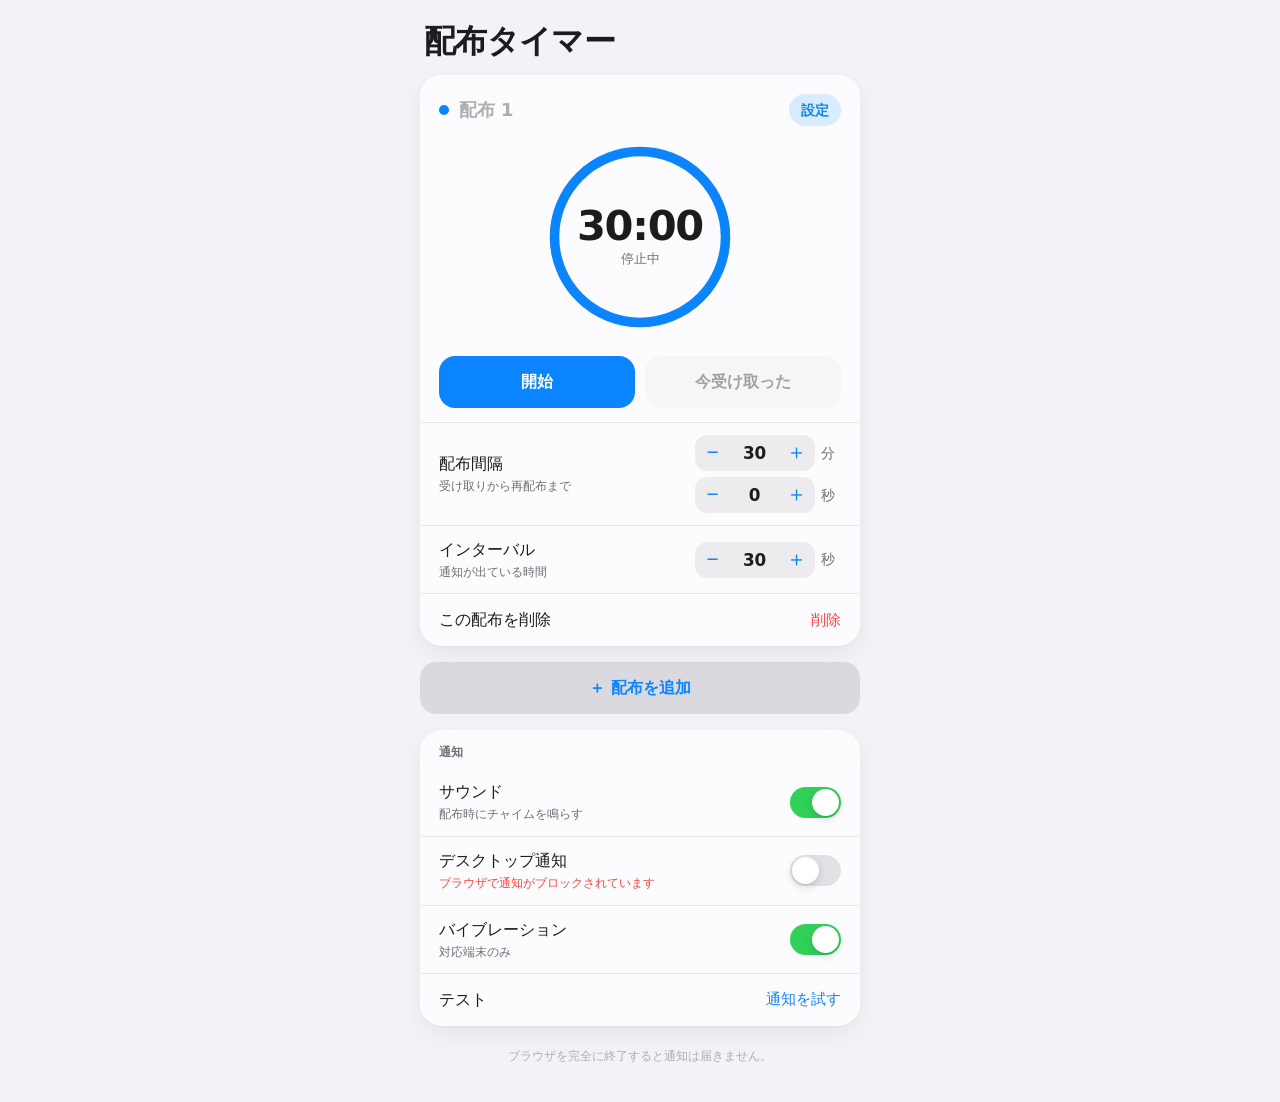
<file: teiki-oshirase/index.html>
<!DOCTYPE html>
<html lang="ja">
<head>
<meta charset="UTF-8">
<meta name="viewport" content="width=device-width, initial-scale=1, viewport-fit=cover">
<meta name="theme-color" content="#f2f2f7" media="(prefers-color-scheme: light)">
<meta name="theme-color" content="#000000" media="(prefers-color-scheme: dark)">
<title>配布タイマー</title>
<style>
  :root {
    color-scheme: light dark;
    --bg: #f2f2f7;
    --card: rgba(255, 255, 255, 0.72);
    --card-solid: #ffffff;
    --card-border: rgba(255, 255, 255, 0.6);
    --text: #1c1c1e;
    --text-2: #6e6e73;
    --text-3: #aeaeb2;
    --fill: rgba(120, 120, 128, 0.12);
    --fill-2: rgba(120, 120, 128, 0.2);
    --sep: rgba(60, 60, 67, 0.12);
    --accent: #0a84ff;
    --accent-soft: rgba(10, 132, 255, 0.14);
    --green: #30d158;
    --red: #ff453a;
    --ring-track: rgba(120, 120, 128, 0.16);
    --shadow: 0 1px 2px rgba(0,0,0,0.04), 0 8px 24px rgba(0,0,0,0.06);
    --spring: cubic-bezier(0.2, 0.9, 0.3, 1);
  }
  @media (prefers-color-scheme: dark) {
    :root {
      --bg: #000000;
      --card: rgba(28, 28, 30, 0.72);
      --card-solid: #1c1c1e;
      --card-border: rgba(255, 255, 255, 0.08);
      --text: #f5f5f7;
      --text-2: #98989d;
      --text-3: #636366;
      --fill: rgba(120, 120, 128, 0.24);
      --fill-2: rgba(120, 120, 128, 0.32);
      --sep: rgba(84, 84, 88, 0.6);
      --accent-soft: rgba(10, 132, 255, 0.22);
      --ring-track: rgba(120, 120, 128, 0.24);
      --shadow: 0 1px 2px rgba(0,0,0,0.3), 0 8px 24px rgba(0,0,0,0.4);
    }
  }

  * { box-sizing: border-box; -webkit-tap-highlight-color: transparent; }
  html { font: 100%/1.5 -apple-system, BlinkMacSystemFont, system-ui, "Hiragino Sans", "Hiragino Kaku Gothic ProN", "Noto Sans JP", sans-serif; }
  body {
    margin: 0;
    background: var(--bg);
    color: var(--text);
    min-height: 100dvh;
    padding: calc(env(safe-area-inset-top, 0px) + 16px) 16px calc(env(safe-area-inset-bottom, 0px) + 32px);
    -webkit-font-smoothing: antialiased;
    font-feature-settings: "tnum";
  }
  .app { max-width: 440px; margin: 0 auto; display: flex; flex-direction: column; gap: 16px; }

  header { padding: 8px 4px 0; }
  h1 { font-size: 2rem; line-height: 1.1; letter-spacing: -0.02em; font-weight: 700; margin: 0; }
  .subtitle { color: var(--text-2); margin: 4px 0 0; font-size: 0.95rem; }

  .card {
    background: var(--card);
    backdrop-filter: blur(20px) saturate(180%);
    -webkit-backdrop-filter: blur(20px) saturate(180%);
    border: 1px solid var(--card-border);
    border-radius: 22px;
    box-shadow: var(--shadow);
    overflow: hidden;
  }
  @media (prefers-reduced-transparency: reduce) {
    .card, .toast { background: var(--card-solid); backdrop-filter: none; -webkit-backdrop-filter: none; }
  }

  #timers { display: flex; flex-direction: column; gap: 16px; }

  /* ---- Timer card ---- */
  .timer { --c: var(--accent); padding: 16px 18px 18px; display: flex; flex-direction: column; gap: 14px; }
  .t-head { display: flex; align-items: center; gap: 10px; }
  .t-dot { width: 10px; height: 10px; border-radius: 50%; background: var(--c); flex: none; transition: transform 0.3s var(--spring); }
  .timer.running .t-dot { transform: scale(1.25); }
  .t-name {
    flex: 1; min-width: 0; border: 0; background: transparent; font: inherit; font-size: 1.15rem; font-weight: 600; color: var(--text);
    letter-spacing: -0.01em; outline: none; padding: 4px 6px; margin: 0 -6px; border-radius: 8px;
  }
  .t-name:focus { background: var(--fill); }
  .t-name::placeholder { color: var(--text-3); }
  .gear {
    border: 0; background: var(--fill); color: var(--text-2); font: inherit; font-size: 0.85rem; font-weight: 600; border-radius: 999px; padding: 6px 12px; cursor: pointer;
    transition: transform 0.18s var(--spring), background 0.2s;
  }
  .gear:active { transform: scale(0.94); }
  .gear[aria-expanded="true"] { background: var(--accent-soft); color: var(--accent); }

  .ring-wrap { position: relative; width: 190px; height: 190px; margin: 0 auto; }
  .ring { width: 100%; height: 100%; transform: rotate(-90deg); }
  .ring circle { fill: none; stroke-width: 10; stroke-linecap: round; }
  .ring .track { stroke: var(--ring-track); }
  .ring .bar { stroke: var(--c); transition: stroke-dashoffset 0.28s linear, stroke 0.4s var(--spring); }
  .timer.collect .ring .bar { stroke: var(--green); }
  .ring-center { position: absolute; inset: 0; display: flex; flex-direction: column; align-items: center; justify-content: center; gap: 2px; }
  .time { font-size: 2.6rem; line-height: 1; letter-spacing: -0.03em; font-weight: 600; font-variant-numeric: tabular-nums; }
  .phase { color: var(--text-2); font-size: 0.8rem; font-weight: 500; }
  .timer.collect .phase { color: var(--green); font-weight: 600; }
  .t-meta { text-align: center; color: var(--text-2); font-size: 0.85rem; margin-top: -4px; }

  .actions { display: flex; gap: 10px; }
  .btn {
    flex: 1; border: 0; border-radius: 16px; padding: 14px 8px; font: inherit; font-size: 1rem; white-space: nowrap; font-weight: 600; cursor: pointer;
    color: #fff; background: var(--c);
    transform: scale(1); transition: transform 0.18s var(--spring), background 0.25s, opacity 0.25s;
    user-select: none; -webkit-user-select: none;
  }
  .btn:active { transform: scale(0.96); transition-duration: 0.08s; }
  .btn.secondary { background: var(--fill); color: var(--text); }
  .btn.stop { background: var(--fill); color: var(--red); }
  .btn.add { background: var(--fill-2); color: var(--accent); }
  .btn[disabled] { opacity: 0.4; pointer-events: none; }

  /* ---- settings ---- */
  .settings { margin: 0 -18px -18px; border-top: 1px solid var(--sep); }
  .settings[hidden] { display: none; }
  .row { display: flex; align-items: center; justify-content: space-between; gap: 12px; padding: 12px 18px; min-height: 52px; }
  .row + .row { border-top: 1px solid var(--sep); }
  .row .label { font-size: 1rem; }
  .row .hint { display: block; color: var(--text-2); font-size: 0.78rem; margin-top: 1px; }
  .ctl { display: flex; align-items: center; }
  .ctl-wrap { flex-direction: column; align-items: flex-end; gap: 6px; }
  .stepper { display: flex; align-items: center; background: var(--fill); border-radius: 12px; overflow: hidden; }
  .stepper button {
    width: 36px; height: 36px; border: 0; background: transparent; color: var(--accent); font-size: 1.3rem; cursor: pointer; font-weight: 500; line-height: 1;
    transition: background 0.15s;
  }
  .stepper button:active { background: var(--fill-2); }
  .stepper input {
    width: 48px; height: 36px; border: 0; background: transparent; color: var(--text); font: inherit; font-size: 1.05rem; font-weight: 600; text-align: center;
    font-variant-numeric: tabular-nums; outline: none; -moz-appearance: textfield;
  }
  .stepper input::-webkit-outer-spin-button, .stepper input::-webkit-inner-spin-button { -webkit-appearance: none; margin: 0; }
  .unit { color: var(--text-2); font-size: 0.85rem; margin-left: 6px; min-width: 1.5em; }
  .link-btn { border: 0; background: none; color: var(--accent); font: inherit; font-size: 0.95rem; font-weight: 500; cursor: pointer; padding: 0; }
  .link-btn.danger { color: var(--red); }

  .list { display: flex; flex-direction: column; }
  .list .section-title { padding: 12px 18px 6px; font-size: 0.78rem; font-weight: 600; color: var(--text-2); letter-spacing: 0.02em; }

  .switch { position: relative; width: 51px; height: 31px; flex: none; }
  .switch input { opacity: 0; width: 0; height: 0; position: absolute; }
  .switch span { position: absolute; inset: 0; border-radius: 999px; background: var(--fill-2); cursor: pointer; transition: background 0.25s var(--spring); }
  .switch span::after {
    content: ""; position: absolute; top: 2px; left: 2px; width: 27px; height: 27px; border-radius: 50%; background: #fff;
    box-shadow: 0 3px 8px rgba(0,0,0,0.15), 0 1px 1px rgba(0,0,0,0.06); transition: transform 0.3s var(--spring);
  }
  .switch input:checked + span { background: var(--green); }
  .switch input:checked + span::after { transform: translateX(20px); }
  .perm.ok { color: var(--green); }
  .perm.bad { color: var(--red); }

  footer { text-align: center; color: var(--text-3); font-size: 0.78rem; padding: 4px 8px; line-height: 1.6; }

  /* ---- toasts: インターバルが終わると自動で消える ---- */
  #toasts {
    position: fixed; z-index: 20; left: 12px; right: 12px; top: calc(env(safe-area-inset-top, 0px) + 12px);
    display: flex; flex-direction: column; gap: 8px; align-items: center; pointer-events: none;
  }
  .toast {
    --c: var(--accent);
    pointer-events: auto; cursor: pointer; width: 100%; max-width: 420px; position: relative; overflow: hidden;
    display: flex; align-items: center; gap: 12px; padding: 12px 16px;
    background: var(--card); backdrop-filter: blur(24px) saturate(180%); -webkit-backdrop-filter: blur(24px) saturate(180%);
    border: 1px solid var(--card-border); border-radius: 20px; box-shadow: 0 12px 32px rgba(0,0,0,0.18);
    opacity: 0; transform: translateY(-16px) scale(0.97);
    transition: opacity 0.25s ease, transform 0.4s var(--spring);
  }
  .toast.in { opacity: 1; transform: none; }
  .toast.out { opacity: 0; transform: translateY(-12px) scale(0.97); transition-duration: 0.2s; }
  .toast .ico { width: 36px; height: 36px; border-radius: 11px; background: var(--c); display: grid; place-items: center; font-size: 1.15rem; flex: none; }
  .toast b { display: block; font-size: 0.98rem; letter-spacing: -0.01em; }
  .toast small { display: block; color: var(--text-2); font-size: 0.8rem; }
  .toast .bar { position: absolute; left: 0; bottom: 0; height: 3px; width: 100%; background: var(--c); transform-origin: left; opacity: 0.8; }

  @media (prefers-reduced-motion: reduce) {
    *, *::before, *::after { transition-duration: 0.01ms !important; animation: none !important; }
  }
</style>
</head>
<body>
<div id="toasts" aria-live="assertive"></div>
<div class="app">
  <header>
    <h1>配布タイマー</h1>
  </header>

  <div id="timers"></div>
  <button class="btn add" id="addBtn">＋ 配布を追加</button>

  <section class="card list">
    <div class="section-title">通知</div>
    <div class="row">
      <div><span class="label">サウンド</span><span class="hint">配布時にチャイムを鳴らす</span></div>
      <label class="switch"><input type="checkbox" id="soundOn"><span></span></label>
    </div>
    <div class="row">
      <div><span class="label">デスクトップ通知</span><span class="hint perm" id="permHint">タブを離れていても届きます</span></div>
      <label class="switch"><input type="checkbox" id="notifyOn"><span></span></label>
    </div>
    <div class="row">
      <div><span class="label">バイブレーション</span><span class="hint">対応端末のみ</span></div>
      <label class="switch"><input type="checkbox" id="vibeOn"><span></span></label>
    </div>
    <div class="row">
      <span class="label">テスト</span>
      <button class="link-btn" id="testBtn">通知を試す</button>
    </div>
  </section>

  <footer>ブラウザを完全に終了すると通知は届きません。</footer>
</div>

<script>
(() => {
  const $ = (id) => document.getElementById(id);
  const KEY = 'haifu-timer-v2';
  const OLD_KEY = 'haifu-timer-v1';
  const CIRC = 2 * Math.PI * 90;
  const COLORS = ['#0a84ff', '#bf5af2', '#ff375f', '#ff9f0a', '#5e5ce6', '#64d2ff'];
  const MAX_TIMERS = 12;
  const clamp = (v, a, b) => Math.min(b, Math.max(a, v));
  const pad = (n) => String(n).padStart(2, '0');

  let s = { soundOn: true, notifyOn: false, vibeOn: true, timers: [] };

  function makeTimer(i, over = {}) {
    return {
      id: 't' + Date.now().toString(36) + Math.random().toString(36).slice(2, 6),
      name: '', minutes: 30, seconds: 0, interval: 30,
      color: COLORS[i % COLORS.length],
      running: false, phase: 'idle', phaseEnd: 0, count: 0, notifiedFor: 0, open: true,
      ...over,
    };
  }

  // ---- persistence ----
  function load() {
    try {
      const raw = localStorage.getItem(KEY);
      if (raw) { s = { ...s, ...JSON.parse(raw) }; }
      else {
        const old = localStorage.getItem(OLD_KEY); // 旧バージョンの設定を引き継ぐ
        if (old) {
          const o = JSON.parse(old);
          s.soundOn = o.soundOn ?? true; s.notifyOn = !!o.notifyOn; s.vibeOn = o.vibeOn ?? true;
          s.timers = [makeTimer(0, { name: o.itemName || '', minutes: o.minutes ?? 30, seconds: o.seconds ?? 0, interval: o.interval ?? 30,
            running: !!o.running, phase: o.phase || 'idle', phaseEnd: o.phaseEnd || 0, count: o.count || 0, notifiedFor: o.notifiedFor || 0 })];
        }
      }
    } catch (e) {}
    if (!Array.isArray(s.timers) || !s.timers.length) s.timers = [makeTimer(0)];
  }
  function save() { try { localStorage.setItem(KEY, JSON.stringify(s)); } catch (e) {} }

  // ---- audio / notify / vibrate ----
  let ctx = null, lastChime = 0;
  function ensureAudio() {
    try {
      if (!ctx) ctx = new (window.AudioContext || window.webkitAudioContext)();
      if (ctx.state === 'suspended') ctx.resume();
    } catch (e) {}
  }
  function chime() {
    if (!s.soundOn) return;
    const nowMs = Date.now();
    if (nowMs - lastChime < 400) return; // 同時刻に複数鳴っても1回にまとめる
    lastChime = nowMs;
    ensureAudio();
    if (!ctx) return;
    const t0 = ctx.currentTime;
    [[880, 0], [1108.7, 0.18], [1318.5, 0.36], [1760, 0.6]].forEach(([f, dt]) => {
      const o = ctx.createOscillator(), g = ctx.createGain();
      o.type = 'sine'; o.frequency.value = f;
      g.gain.setValueAtTime(0.0001, t0 + dt);
      g.gain.exponentialRampToValueAtTime(0.35, t0 + dt + 0.02);
      g.gain.exponentialRampToValueAtTime(0.0001, t0 + dt + 0.55);
      o.connect(g).connect(ctx.destination);
      o.start(t0 + dt); o.stop(t0 + dt + 0.6);
    });
  }
  function vibrate() {
    if (s.vibeOn && navigator.vibrate) { try { navigator.vibrate([200, 100, 200, 100, 400]); } catch (e) {} }
  }
  const hasNotif = 'Notification' in window;
  function updatePermHint() {
    const el = $('permHint');
    el.className = 'hint perm';
    if (!hasNotif) { el.textContent = 'このブラウザは非対応です'; el.classList.add('bad'); $('notifyOn').disabled = true; return; }
    if (Notification.permission === 'granted') { el.textContent = '許可済み・タブを離れていても届きます'; el.classList.add('ok'); }
    else if (Notification.permission === 'denied') { el.textContent = 'ブラウザで通知がブロックされています'; el.classList.add('bad'); }
    else { el.textContent = 'オンにすると許可を求めます'; }
  }
  async function requestPerm() {
    if (!hasNotif) return false;
    if (Notification.permission === 'granted') return true;
    try { const r = await Notification.requestPermission(); updatePermHint(); return r === 'granted'; } catch (e) { return false; }
  }
  function osNotify(key, title, body) {
    if (!s.notifyOn || !hasNotif || Notification.permission !== 'granted') return null;
    try {
      const n = new Notification(title, { body, tag: 'haifu-' + key });
      n.onclick = () => { window.focus(); n.close(); };
      return n;
    } catch (e) { return null; }
  }

  // ---- helpers ----
  function fmtDur(ms) {
    const t = Math.max(0, Math.ceil(ms / 1000));
    const h = Math.floor(t / 3600), m = Math.floor((t % 3600) / 60), sec = t % 60;
    return h > 0 ? `${h}:${pad(m)}:${pad(sec)}` : `${pad(m)}:${pad(sec)}`;
  }
  const fmtClock = (ms) => { const d = new Date(ms); return `${pad(d.getHours())}:${pad(d.getMinutes())}`; };
  const idx = (t) => s.timers.indexOf(t);
  const label = (t) => t.name.trim() || `配布 ${idx(t) + 1}`;
  const waitMs = (t) => Math.max(1000, t.minutes * 60000 + t.seconds * 1000);
  const intervalMs = (t) => Math.max(0, t.interval) * 1000;

  // ---- toasts (インターバル終了と同時に自動で消える) ----
  const toasts = new Map(); // key -> {el, bar, sub, until, total, notif}
  function showToast(key, title, color, until, subFn) {
    removeToast(key, true);
    const el = document.createElement('div');
    el.className = 'toast';
    el.style.setProperty('--c', color);
    el.innerHTML = '<div class="ico">🎁</div><div><b></b><small></small></div><div class="bar"></div>';
    el.querySelector('b').textContent = title;
    $('toasts').appendChild(el);
    requestAnimationFrame(() => requestAnimationFrame(() => el.classList.add('in')));
    const entry = { el, bar: el.querySelector('.bar'), sub: el.querySelector('small'), until, total: Math.max(1, until - Date.now()), notif: null, subFn };
    el.addEventListener('click', () => removeToast(key));
    toasts.set(key, entry);
    updateToasts();
    return entry;
  }
  function removeToast(key, immediate) {
    const e = toasts.get(key);
    if (!e) return;
    toasts.delete(key);
    if (e.notif) { try { e.notif.close(); } catch (x) {} }
    if (immediate) { e.el.remove(); } else { e.el.classList.remove('in'); e.el.classList.add('out'); setTimeout(() => e.el.remove(), 220); }
    syncTitle();
  }
  function updateToasts() {
    const now = Date.now();
    for (const [key, e] of [...toasts]) {
      const rem = e.until - now;
      if (rem <= 0) { removeToast(key); continue; }
      e.sub.textContent = e.subFn(Math.ceil(rem / 1000));
      e.bar.style.transform = `scaleX(${clamp(rem / e.total, 0, 1)})`;
    }
    syncTitle();
  }
  function syncTitle() { document.title = toasts.size ? '🎁 配布中 — 配布タイマー' : '配布タイマー'; }
  const subText = (sec) => `あと${sec}秒で自動的に消えます`;

  // ---- timer logic ----
  function startWait(t, from = Date.now()) {
    t.phase = 'wait'; t.phaseEnd = from + waitMs(t); t.running = true; save();
  }
  function fire(t) {
    if (t.notifiedFor === t.phaseEnd) return;
    const firedAt = t.phaseEnd;
    t.notifiedFor = firedAt;
    t.count += 1;
    const iv = intervalMs(t);
    const fresh = Date.now() - firedAt < 5000; // 長時間開いていなかった分は鳴らさない
    let until;
    if (iv > 0) { t.phase = 'collect'; t.phaseEnd = firedAt + iv; until = t.phaseEnd; }
    else { startWait(t, firedAt); until = Date.now() + 3000; }
    save();
    if (!fresh || until <= Date.now()) return;
    chime(); vibrate();
    const entry = showToast(t.id, `${label(t)}が配布されました`, t.color, until, subText);
    entry.notif = osNotify(t.id, `${label(t)}が配布されました`, '受け取りに行きましょう');
  }
  function stopTimer(t) {
    t.running = false; t.phase = 'idle'; t.phaseEnd = 0; save();
    removeToast(t.id);
  }
  function advance(t) {
    if (!t.running) return;
    const now = Date.now();
    let guard = 0;
    while (now >= t.phaseEnd && guard++ < 1000) {
      if (t.phase === 'wait') fire(t);
      else if (t.phase === 'collect') startWait(t, t.phaseEnd);
      else break;
    }
  }

  // ---- DOM: timer cards ----
  const refs = new Map(); // id -> {card, ...}
  function stepperHTML(field, step, min, max, unit) {
    return `<div class="ctl"><div class="stepper">
      <button type="button" data-f="${field}" data-d="${-step}" aria-label="減らす">−</button>
      <input type="number" data-f="${field}" min="${min}" max="${max}" inputmode="numeric">
      <button type="button" data-f="${field}" data-d="${step}" aria-label="増やす">＋</button>
    </div><span class="unit">${unit}</span></div>`;
  }
  function buildCard(t) {
    const card = document.createElement('section');
    card.className = 'card timer';
    card.style.setProperty('--c', t.color);
    card.innerHTML = `
      <div class="t-head">
        <span class="t-dot"></span>
        <input class="t-name" maxlength="30" aria-label="配布の名前">
        <button class="gear" type="button" aria-expanded="false">設定</button>
      </div>
      <div class="ring-wrap">
        <svg class="ring" viewBox="0 0 200 200"><circle class="track" cx="100" cy="100" r="90"></circle><circle class="bar" cx="100" cy="100" r="90"></circle></svg>
        <div class="ring-center"><div class="time">--:--</div><div class="phase">停止中</div></div>
      </div>
      <div class="t-meta"></div>
      <div class="actions">
        <button class="btn start" type="button">開始</button>
        <button class="btn secondary collect" type="button">今受け取った</button>
      </div>
      <div class="settings" hidden>
        <div class="row">
          <div><span class="label">配布間隔</span><span class="hint">受け取りから再配布まで</span></div>
          <div class="ctl ctl-wrap">${stepperHTML('minutes', 1, 0, 1440, '分')}${stepperHTML('seconds', 5, 0, 59, '秒')}</div>
        </div>
        <div class="row">
          <div><span class="label">インターバル</span><span class="hint">通知が出ている時間</span></div>
          ${stepperHTML('interval', 5, 0, 3600, '秒')}
        </div>
        <div class="row">
          <span class="label">この配布を削除</span>
          <button class="link-btn danger del" type="button">削除</button>
        </div>
      </div>`;
    const r = {
      card,
      name: card.querySelector('.t-name'),
      bar: card.querySelector('.ring .bar'),
      time: card.querySelector('.time'),
      phase: card.querySelector('.phase'),
      meta: card.querySelector('.t-meta'),
      start: card.querySelector('.start'),
      collect: card.querySelector('.collect'),
      gear: card.querySelector('.gear'),
      settings: card.querySelector('.settings'),
      del: card.querySelector('.del'),
      inputs: {
        minutes: card.querySelector('input[data-f="minutes"]'),
        seconds: card.querySelector('input[data-f="seconds"]'),
        interval: card.querySelector('input[data-f="interval"]'),
      },
    };
    r.bar.style.strokeDasharray = CIRC;
    r.name.value = t.name;
    r.name.placeholder = `配布 ${idx(t) + 1}`;
    r.settings.hidden = !t.open;
    r.gear.setAttribute('aria-expanded', String(t.open));
    syncInputs(t, r);
    refs.set(t.id, r);

    r.name.addEventListener('input', () => { t.name = r.name.value; save(); });
    r.gear.addEventListener('click', () => {
      t.open = !t.open; r.settings.hidden = !t.open; r.gear.setAttribute('aria-expanded', String(t.open)); save();
    });
    r.start.addEventListener('click', () => {
      ensureAudio();
      if (t.running) { stopTimer(t); }
      else { commit(t, r); t.count = 0; t.notifiedFor = 0; startWait(t); }
      updateCard(t);
    });
    r.collect.addEventListener('click', () => {
      ensureAudio(); removeToast(t.id); startWait(t); updateCard(t);
    });
    card.querySelectorAll('.stepper button').forEach(b => b.addEventListener('click', () => {
      const f = b.dataset.f, inp = r.inputs[f];
      inp.value = clamp((parseInt(inp.value, 10) || 0) + parseInt(b.dataset.d, 10), +inp.min, +inp.max);
      commit(t, r); updateCard(t);
    }));
    Object.values(r.inputs).forEach(inp => inp.addEventListener('change', () => { commit(t, r); updateCard(t); }));
    let delTimer = 0;
    r.del.addEventListener('click', () => {
      if (s.timers.length <= 1) { r.del.textContent = '最後の1つは削除できません'; setTimeout(() => (r.del.textContent = '削除'), 2000); return; }
      if (!delTimer) {
        r.del.textContent = 'もう一度押して削除';
        delTimer = setTimeout(() => { delTimer = 0; r.del.textContent = '削除'; }, 3000);
        return;
      }
      removeToast(t.id, true);
      s.timers.splice(idx(t), 1); save(); renderList();
    });
    return card;
  }
  function syncInputs(t, r) {
    r.inputs.minutes.value = t.minutes; r.inputs.seconds.value = t.seconds; r.inputs.interval.value = t.interval;
  }
  function commit(t, r) {
    t.minutes = clamp(parseInt(r.inputs.minutes.value, 10) || 0, 0, 1440);
    t.seconds = clamp(parseInt(r.inputs.seconds.value, 10) || 0, 0, 59);
    if (t.minutes === 0 && t.seconds === 0) t.seconds = 1;
    t.interval = clamp(parseInt(r.inputs.interval.value, 10) || 0, 0, 3600);
    syncInputs(t, r); save();
  }
  function renderList() {
    const list = $('timers');
    list.innerHTML = ''; refs.clear();
    s.timers.forEach(t => list.appendChild(buildCard(t)));
    $('addBtn').disabled = s.timers.length >= MAX_TIMERS;
    s.timers.forEach(updateCard);
  }
  function updateCard(t) {
    const r = refs.get(t.id); if (!r) return;
    const now = Date.now();
    r.card.classList.toggle('running', t.running);
    r.card.classList.toggle('collect', t.running && t.phase === 'collect');
    r.start.textContent = t.running ? '停止' : '開始';
    r.start.classList.toggle('stop', t.running);
    r.collect.disabled = !t.running;
    if (!t.running) {
      r.time.textContent = fmtDur(waitMs(t));
      r.phase.textContent = '停止中';
      r.bar.style.strokeDashoffset = 0;
      r.meta.textContent = '';
    } else if (t.phase === 'wait') {
      const rem = t.phaseEnd - now;
      r.time.textContent = fmtDur(rem);
      r.phase.textContent = '次の配布まで';
      r.bar.style.strokeDashoffset = CIRC * (1 - clamp(rem / waitMs(t), 0, 1));
      r.meta.textContent = `次の配布 ${fmtClock(t.phaseEnd)} ・ ${t.count}回通知`;
    } else {
      const rem = t.phaseEnd - now;
      r.time.textContent = fmtDur(rem);
      r.phase.textContent = '受け取り中';
      r.bar.style.strokeDashoffset = CIRC * (1 - clamp(rem / Math.max(1, intervalMs(t)), 0, 1));
      r.meta.textContent = `次の配布 ${fmtClock(t.phaseEnd + waitMs(t))} ・ ${t.count}回通知`;
    }
  }

  // ---- loop (絶対時刻ベース。タブが止まっても復帰時に追いつく) ----
  function loop() {
    s.timers.forEach(advance);
    s.timers.forEach(updateCard);
    updateToasts();
  }
  setInterval(loop, 250);
  document.addEventListener('visibilitychange', () => { if (!document.hidden) loop(); });
  window.addEventListener('focus', loop);

  // ---- global events ----
  $('addBtn').addEventListener('click', () => {
    if (s.timers.length >= MAX_TIMERS) return;
    s.timers.push(makeTimer(s.timers.length)); save(); renderList();
    const cards = $('timers').children; cards[cards.length - 1].scrollIntoView({ behavior: 'smooth', block: 'center' });
  });
  $('soundOn').addEventListener('change', (e) => { s.soundOn = e.target.checked; if (s.soundOn) ensureAudio(); save(); });
  $('vibeOn').addEventListener('change', (e) => { s.vibeOn = e.target.checked; save(); });
  $('notifyOn').addEventListener('change', async (e) => {
    if (e.target.checked) { const ok = await requestPerm(); s.notifyOn = ok; e.target.checked = ok; }
    else s.notifyOn = false;
    save(); updatePermHint();
  });
  $('testBtn').addEventListener('click', async () => {
    ensureAudio(); chime(); vibrate();
    if (s.notifyOn) await requestPerm();
    const e = showToast('__test', 'テスト通知', '#0a84ff', Date.now() + 5000, subText);
    e.notif = osNotify('test', 'テスト通知', '配布タイマーからの通知はこのように届きます');
  });

  // ---- init ----
  load();
  $('soundOn').checked = s.soundOn;
  $('vibeOn').checked = s.vibeOn;
  $('notifyOn').checked = s.notifyOn && hasNotif && Notification.permission === 'granted';
  updatePermHint();
  renderList();
  loop();
})();
</script>
</body>
</html>
</file>
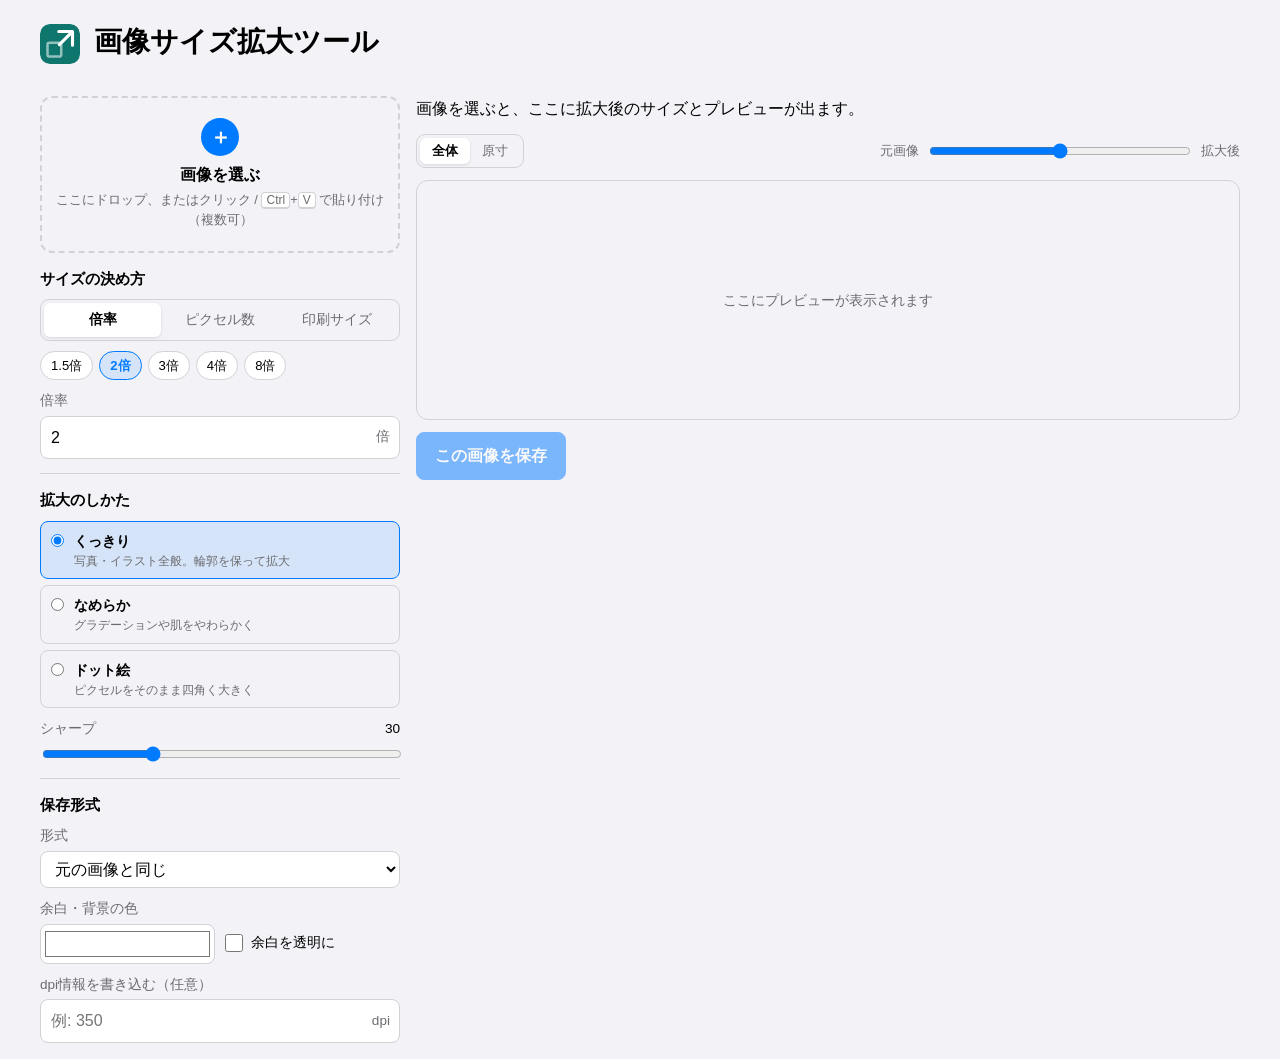
<file: upscale-site/index.html>
<!doctype html>
<html lang="ja">
<head>
  <meta charset="utf-8">
  <meta name="viewport" content="width=device-width, initial-scale=1">
  <title>画像サイズ拡大ツール</title>
  <meta name="description" content="小さすぎて使えない画像を、倍率・ピクセル数・印刷サイズを指定して大きくします。処理はすべてブラウザ内で行い、画像はどこにも送信しません。">
  <meta name="theme-color" content="#0f766e">
  <link rel="manifest" href="manifest.webmanifest">
  <link rel="icon" href="icon.svg" type="image/svg+xml">
  <link rel="apple-touch-icon" href="icons/icon-180.png">
  <link rel="stylesheet" href="style.css">
<link rel="stylesheet" href="../shared/theme.css">
<script>try { if (window.parent !== window && /\/files\//.test(window.parent.location.pathname)) document.documentElement.classList.add("in-files"); } catch (e) {}</script>
</head>
<body>
  <header class="top">
    <div class="brand">
      <img class="mark" src="icon.svg" alt="" width="40" height="40">
      <div>
        <h1>画像サイズ拡大ツール</h1>
      </div>
    </div>
  </header>

  <main class="layout">
    <section class="panel controls" aria-label="設定">
      <label class="drop" id="drop">
        <input type="file" id="file" accept="image/*" multiple class="vh">
        <span class="drop-icon" aria-hidden="true">＋</span>
        <strong>画像を選ぶ</strong>
        <span class="drop-sub">ここにドロップ、またはクリック / <kbd>Ctrl</kbd>+<kbd>V</kbd> で貼り付け（複数可）</span>
      </label>

      <div class="thumbs-wrap" id="thumbsWrap" hidden>
        <div class="thumbs" id="thumbs"></div>
        <button type="button" class="link-btn" id="clearAll">すべて外す</button>
      </div>

      <fieldset class="group">
        <legend>サイズの決め方</legend>
        <div class="seg" role="radiogroup">
          <label><input type="radio" name="mode" value="scale" checked><span>倍率</span></label>
          <label><input type="radio" name="mode" value="px"><span>ピクセル数</span></label>
          <label><input type="radio" name="mode" value="print"><span>印刷サイズ</span></label>
        </div>

        <div class="pane" data-pane="scale">
          <div class="chips" id="scaleChips">
            <button type="button" data-scale="1.5">1.5倍</button>
            <button type="button" data-scale="2">2倍</button>
            <button type="button" data-scale="3">3倍</button>
            <button type="button" data-scale="4">4倍</button>
            <button type="button" data-scale="8">8倍</button>
          </div>
          <label class="field">
            <span>倍率</span>
            <span class="with-unit"><input type="number" id="scale" value="2" min="0.1" max="64" step="0.1" inputmode="decimal"><span class="unit">倍</span></span>
          </label>
        </div>

        <div class="pane" data-pane="px" hidden>
          <label class="field">
            <span>基準</span>
            <select id="pxBase">
              <option value="long">長い辺をこの長さに</option>
              <option value="short">短い辺をこの長さに</option>
              <option value="width">幅をこの長さに</option>
              <option value="height">高さをこの長さに</option>
              <option value="box">幅と高さを両方指定</option>
            </select>
          </label>
          <div class="sub" data-sub="single">
            <div class="chips" id="pxChips">
              <button type="button" data-px="1080">1080</button>
              <button type="button" data-px="1920">1920</button>
              <button type="button" data-px="2048">2048</button>
              <button type="button" data-px="3840">3840</button>
              <button type="button" data-px="4096">4096</button>
            </div>
            <label class="field">
              <span>長さ</span>
              <span class="with-unit"><input type="number" id="pxValue" value="1920" min="1" max="16384" step="1" inputmode="numeric"><span class="unit">px</span></span>
            </label>
          </div>
          <div class="sub" data-sub="box" hidden>
            <div class="chips" id="boxChips">
              <button type="button" data-box="1080x1080">1080×1080</button>
              <button type="button" data-box="1920x1080">1920×1080</button>
              <button type="button" data-box="1200x630">1200×630</button>
              <button type="button" data-box="3840x2160">3840×2160</button>
            </div>
            <div class="row2">
              <label class="field">
                <span>幅</span>
                <span class="with-unit"><input type="number" id="boxW" value="1920" min="1" max="16384" step="1" inputmode="numeric"><span class="unit">px</span></span>
              </label>
              <label class="field">
                <span>高さ</span>
                <span class="with-unit"><input type="number" id="boxH" value="1080" min="1" max="16384" step="1" inputmode="numeric"><span class="unit">px</span></span>
              </label>
            </div>
          </div>
        </div>

        <div class="pane" data-pane="print" hidden>
          <label class="field">
            <span>用紙</span>
            <select id="paper">
              <option value="a4">A4（210×297mm）</option>
              <option value="a3">A3（297×420mm）</option>
              <option value="a5">A5（148×210mm）</option>
              <option value="b5">B5（182×257mm）</option>
              <option value="b4">B4（257×364mm）</option>
              <option value="hagaki">はがき（100×148mm）</option>
              <option value="l">L判（89×127mm）</option>
              <option value="2l">2L判（127×178mm）</option>
              <option value="custom">自由に入力</option>
            </select>
          </label>
          <div class="row2">
            <label class="field">
              <span>幅</span>
              <span class="with-unit"><input type="number" id="mmW" value="210" min="1" max="2000" step="0.1" inputmode="decimal"><span class="unit">mm</span></span>
            </label>
            <label class="field">
              <span>高さ</span>
              <span class="with-unit"><input type="number" id="mmH" value="297" min="1" max="2000" step="0.1" inputmode="decimal"><span class="unit">mm</span></span>
            </label>
          </div>
          <div class="chips" id="dpiChips">
            <button type="button" data-dpi="150">150dpi</button>
            <button type="button" data-dpi="300">300dpi</button>
            <button type="button" data-dpi="350">350dpi</button>
            <button type="button" data-dpi="600">600dpi</button>
          </div>
          <label class="field">
            <span>解像度</span>
            <span class="with-unit"><input type="number" id="dpi" value="350" min="1" max="2400" step="1" inputmode="numeric"><span class="unit">dpi</span></span>
          </label>
          <label class="check"><input type="checkbox" id="autoRotate" checked> 画像の縦横に合わせて用紙を回転する</label>
        </div>

        <div class="fit" id="fitRow" hidden>
          <p class="mini-label">縦横比が合わないとき</p>
          <div class="seg seg-3" role="radiogroup">
            <label><input type="radio" name="fit" value="contain" checked><span>余白を付ける</span></label>
            <label><input type="radio" name="fit" value="cover"><span>はみ出しを切る</span></label>
            <label><input type="radio" name="fit" value="stretch"><span>引き伸ばす</span></label>
          </div>
        </div>
      </fieldset>

      <fieldset class="group">
        <legend>拡大のしかた</legend>
        <div class="options">
          <label class="opt"><input type="radio" name="method" value="lanczos3" checked>
            <span><b>くっきり</b><small>写真・イラスト全般。輪郭を保って拡大</small></span></label>
          <label class="opt"><input type="radio" name="method" value="bicubic">
            <span><b>なめらか</b><small>グラデーションや肌をやわらかく</small></span></label>
          <label class="opt"><input type="radio" name="method" value="nearest">
            <span><b>ドット絵</b><small>ピクセルをそのまま四角く大きく</small></span></label>
        </div>
        <label class="field range" id="sharpenRow">
          <span>シャープ <output id="sharpenVal">30</output></span>
          <input type="range" id="sharpen" min="0" max="100" value="30">
        </label>
      </fieldset>

      <fieldset class="group">
        <legend>保存形式</legend>
        <label class="field">
          <span>形式</span>
          <select id="format">
            <option value="auto">元の画像と同じ</option>
            <option value="png">PNG（劣化なし・透明OK）</option>
            <option value="jpeg">JPEG（軽い・写真向け）</option>
            <option value="webp">WebP（軽い・透明OK）</option>
          </select>
        </label>
        <label class="field range" id="qualityRow" hidden>
          <span>画質 <output id="qualityVal">92</output></span>
          <input type="range" id="quality" min="40" max="100" value="92">
        </label>
        <div class="row2 bg-row">
          <label class="field">
            <span>余白・背景の色</span>
            <input type="color" id="bg" value="#ffffff">
          </label>
          <label class="check" id="transparentRow"><input type="checkbox" id="transparent"> 余白を透明に</label>
        </div>
        <label class="field" id="dpiMetaRow">
          <span>dpi情報を書き込む（任意）</span>
          <span class="with-unit"><input type="number" id="dpiMeta" placeholder="例: 350" min="1" max="2400" step="1" inputmode="numeric"><span class="unit">dpi</span></span>
        </label>
      </fieldset>
    </section>

    <section class="panel preview" aria-label="プレビュー">
      <div class="info" id="info">
        <p class="info-main">画像を選ぶと、ここに拡大後のサイズとプレビューが出ます。</p>
      </div>

      <div class="viewbar">
        <div class="seg seg-small" role="radiogroup" aria-label="表示倍率">
          <label><input type="radio" name="zoom" value="fit" checked><span>全体</span></label>
          <label><input type="radio" name="zoom" value="actual"><span>原寸</span></label>
        </div>
        <label class="split-ctl">
          <span>元画像</span>
          <input type="range" id="split" min="0" max="100" value="50" aria-label="元画像と拡大後の比較位置">
          <span>拡大後</span>
        </label>
      </div>

      <div class="viewport" id="viewport">
        <div class="empty" id="empty">
          <p>ここにプレビューが表示されます</p>
        </div>
        <div class="stage" id="stage" hidden>
          <div class="after" id="after"></div>
          <div class="before-clip" id="beforeClip">
            <div class="before-box" id="beforeBox"><img id="beforeImg" alt="元画像"></div>
          </div>
          <div class="split-line" aria-hidden="true"></div>
          <span class="tag tag-l">元画像</span>
          <span class="tag tag-r">拡大後</span>
        </div>
        <div class="busy" id="busy" hidden>
          <div class="bar"><i id="barFill"></i></div>
          <span id="busyText">処理中…</span>
        </div>
      </div>

      <div class="actions">
        <button type="button" class="btn primary" id="saveBtn" disabled>この画像を保存</button>
        <button type="button" class="btn" id="zipBtn" hidden>すべて保存（ZIP）</button>
        <button type="button" class="btn" id="shareBtn" hidden>共有・写真に保存</button>
      </div>
      <p class="status" id="status" role="status" aria-live="polite"></p>
    </section>
  </main>

  <div class="drag-cover" id="dragCover" aria-hidden="true"><p>ドロップして読み込む</p></div>

  <script src="app.js" type="module"></script>
</body>
</html>
</file>
<file: shared/theme.css>
/*
 * ツール共通の配色（iOS風）。各ツールの style の「後ろ」で読み込み、
 * それぞれのツールが使っている変数名を同じ色に上書きする。
 * レイアウトや機能には触れない。
 */
html:root {
  /* 背景・面 */
  --bg: #f2f2f7;
  --surface: #ffffff; --panel: #ffffff; --bg-elevated: #ffffff;
  --soft: #f2f2f7;
  /* 文字 */
  --ink: #000000; --text: #000000;
  --muted: #6c6c70; --text-muted: #6c6c70;
  /* 線 */
  --line: #d1d1d6; --border: #d1d1d6;
  /* アクセント */
  --accent: #007aff; --accent-ink: #ffffff; --accent-dark: #0062cc; --accent-soft: rgba(0, 122, 255, 0.12);
  --danger: #ff3b30;
  --shadow: none;
  --radius: 12px;
  --font: -apple-system, BlinkMacSystemFont, "Hiragino Sans", "Hiragino Kaku Gothic ProN", "Yu Gothic", "Segoe UI", Roboto, sans-serif;
  --font-ui: var(--font);
  --font-display: var(--font);
}
html:root body { font-family: var(--font); }

@media (prefers-color-scheme: dark) {
  html:root:not([data-theme="light"]) {
    --bg: #000000;
    --surface: #1c1c1e; --panel: #1c1c1e; --bg-elevated: #1c1c1e;
    --soft: #2c2c2e;
    --ink: #ffffff; --text: #ffffff;
    --muted: #98989f; --text-muted: #98989f;
    --line: #38383a; --border: #38383a;
    --accent: #0a84ff; --accent-ink: #ffffff; --accent-dark: #0071e3; --accent-soft: rgba(10, 132, 255, 0.22);
    --danger: #ff453a;
  }
}
html:root[data-theme="dark"] {
  --bg: #000000;
  --surface: #1c1c1e; --panel: #1c1c1e; --bg-elevated: #1c1c1e;
  --soft: #2c2c2e;
  --ink: #ffffff; --text: #ffffff;
  --muted: #98989f; --text-muted: #98989f;
  --line: #38383a; --border: #38383a;
  --accent: #0a84ff; --accent-ink: #ffffff; --accent-dark: #0071e3; --accent-soft: rgba(10, 132, 255, 0.22);
  --danger: #ff453a;
}

/* ファイル変換ページの中で開いたときは、各ツールの大きな見出しを隠す（上のタブに名前が出るため） */
html.in-files .site-header,
html.in-files header.top,
html.in-files header.topbar { display: none; }

/* 外枠のパネルは装飾なしにし、中身だけを並べる（枠の入れ子を減らす） */
html:root .panel { background: transparent; border: none; box-shadow: none; padding-left: 0; padding-right: 0; }
</file>
<file: meibo/style.css>
/* ==========================================================
   名簿 — style.css
   Apple HIG 風: システムフォント、半透明マテリアル、
   押した瞬間のフィードバック、ダーク対応、reduced-motion 対応
   ========================================================== */

:root {
  color-scheme: light dark;

  --font: -apple-system, BlinkMacSystemFont, "Hiragino Sans", "Hiragino Kaku Gothic ProN",
          "Noto Sans JP", "Segoe UI", Roboto, system-ui, sans-serif;

  --bg: #f2f2f7;
  --bg-elev: #ffffff;
  --bg-elev-2: #f9f9fb;
  --fill: rgba(120, 120, 128, 0.12);
  --fill-2: rgba(120, 120, 128, 0.2);
  --separator: rgba(60, 60, 67, 0.16);
  --text: #000000;
  --text-2: rgba(60, 60, 67, 0.6);
  --text-3: rgba(60, 60, 67, 0.3);
  --accent: #007aff;
  --accent-tint: rgba(0, 122, 255, 0.12);
  --danger: #ff3b30;
  --success: #34c759;
  --warning: #ff9500;
  --material: rgba(249, 249, 249, 0.78);
  --material-border: rgba(0, 0, 0, 0.08);
  --scrim: rgba(0, 0, 0, 0.35);
  --shadow-sheet: 0 -8px 40px rgba(0, 0, 0, 0.18);
  --shadow-card: 0 1px 2px rgba(0, 0, 0, 0.04);
  --shadow-drag: 0 12px 32px rgba(0, 0, 0, 0.22);
  --radius: 12px;
  --radius-lg: 18px;

  --safe-top: env(safe-area-inset-top, 0px);
  --safe-bottom: env(safe-area-inset-bottom, 0px);
  --tabbar-h: 50px;

  --ease-out: cubic-bezier(0.2, 0.8, 0.2, 1);
  --ease-in: cubic-bezier(0.8, 0.2, 1, 0.8); /* out の逆で往復を対称に */
}

@media (prefers-color-scheme: dark) {
  :root {
    --bg: #000000;
    --bg-elev: #1c1c1e;
    --bg-elev-2: #2c2c2e;
    --fill: rgba(120, 120, 128, 0.24);
    --fill-2: rgba(120, 120, 128, 0.36);
    --separator: rgba(84, 84, 88, 0.6);
    --text: #ffffff;
    --text-2: rgba(235, 235, 245, 0.6);
    --text-3: rgba(235, 235, 245, 0.3);
    --accent: #0a84ff;
    --accent-tint: rgba(10, 132, 255, 0.2);
    --danger: #ff453a;
    --success: #30d158;
    --warning: #ff9f0a;
    --material: rgba(28, 28, 30, 0.75);
    --material-border: rgba(255, 255, 255, 0.1);
    --scrim: rgba(0, 0, 0, 0.55);
    --shadow-sheet: 0 -8px 40px rgba(0, 0, 0, 0.6);
    --shadow-card: none;
    --shadow-drag: 0 12px 32px rgba(0, 0, 0, 0.7);
  }
}

* { box-sizing: border-box; }
html, body { margin: 0; padding: 0; }
html { height: 100%; -webkit-text-size-adjust: 100%; }
body {
  font: 17px/1.45 var(--font);
  color: var(--text);
  background: var(--bg);
  min-height: 100%;
  overscroll-behavior-y: none;
  -webkit-tap-highlight-color: transparent;
  -webkit-font-smoothing: antialiased;
}
button, input, select, textarea { font: inherit; color: inherit; }
button { background: none; border: 0; padding: 0; cursor: pointer; touch-action: manipulation; }
[hidden] { display: none !important; }
svg { display: block; }

/* ---------- ビュー ---------- */
.view { min-height: 100dvh; padding-bottom: calc(var(--tabbar-h) + var(--safe-bottom) + 24px); }
.content { padding: 0 16px; }

/* ---------- トップバー（半透明マテリアル） ---------- */
.topbar {
  position: sticky; top: 0; z-index: 20;
  padding: var(--safe-top) 16px 8px;
  background: var(--material);
  -webkit-backdrop-filter: blur(20px) saturate(180%);
  backdrop-filter: blur(20px) saturate(180%);
}
/* ハードな区切り線ではなく、コンテンツと接する側にフェードを置く */
.topbar::after {
  content: ""; position: absolute; left: 0; right: 0; bottom: -10px; height: 10px;
  background: linear-gradient(to bottom, var(--bg), transparent);
  opacity: 0; transition: opacity 200ms;
  pointer-events: none;
}
.topbar.scrolled::after { opacity: 1; }
.topbar-row { display: flex; align-items: center; justify-content: space-between; height: 44px; }
.topbar-title {
  font-size: 17px; font-weight: 600; letter-spacing: -0.01em;
  opacity: 0; transform: translateY(4px);
  transition: opacity 180ms var(--ease-out), transform 180ms var(--ease-out);
}
.topbar.scrolled .topbar-title { opacity: 1; transform: none; }
.large-title {
  margin: 0 0 8px; font-size: 34px; line-height: 1.1; font-weight: 700; letter-spacing: -0.02em;
}
.bar-spacer { min-width: 44px; }
.bar-btn {
  color: var(--accent); font-size: 17px; padding: 6px 4px; min-width: 44px; min-height: 44px;
  display: inline-flex; align-items: center; justify-content: flex-start;
  border-radius: 8px; transition: opacity 100ms;
}
.bar-btn:last-child { justify-content: flex-end; }
.bar-btn.strong { font-weight: 600; }
.bar-btn:disabled { color: var(--text-3); cursor: default; }
.bar-btn:active:not(:disabled) { opacity: 0.4; transition: opacity 0ms; }
.bar-btn-icon { justify-content: center; }

/* ---------- 検索 ---------- */
.search-wrap { position: relative; margin: 2px 0 10px; }
.search-icon { position: absolute; left: 10px; top: 50%; transform: translateY(-50%); color: var(--text-2); pointer-events: none; }
.search {
  width: 100%; height: 38px; border: 0; border-radius: 10px;
  background: var(--fill); padding: 0 36px 0 34px;
  -webkit-appearance: none; appearance: none; outline: none; font-size: 17px;
}
.search::-webkit-search-cancel-button { display: none; }
.search:focus { box-shadow: 0 0 0 3px var(--accent-tint); }
.search::placeholder { color: var(--text-2); }
.search-clear { position: absolute; right: 8px; top: 50%; transform: translateY(-50%); color: var(--text-3); padding: 4px; }
.search-clear:active { color: var(--text-2); }

/* ---------- チップ ---------- */
.chips-scroll {
  display: flex; gap: 8px; overflow-x: auto; padding: 2px 16px 6px; margin: 0 -16px;
  scrollbar-width: none; -webkit-overflow-scrolling: touch;
  scroll-padding: 16px;
}
.chips-scroll::-webkit-scrollbar { display: none; }
.chips-scroll:empty { display: none; }
.chip {
  flex: 0 0 auto; height: 32px; padding: 0 13px; border-radius: 16px;
  background: var(--fill); color: var(--text); font-size: 15px; font-weight: 500;
  display: inline-flex; align-items: center; gap: 6px; white-space: nowrap;
  transition: transform 120ms var(--ease-out), background-color 120ms, color 120ms;
}
.chip:active { transform: scale(0.95); transition-duration: 60ms; }
.chip.on { background: var(--accent); color: #fff; }
.chip.on.tag-chip { background: var(--text); color: var(--bg); }
.chip .cnt { font-size: 12px; opacity: 0.6; font-variant-numeric: tabular-nums; }
.chip.chip-label { background: transparent; color: var(--text-2); padding-left: 0; padding-right: 4px; font-size: 13px; }

/* ---------- リストメタ ---------- */
.list-meta {
  display: flex; align-items: center; justify-content: space-between;
  padding: 10px 4px 6px; font-size: 13px; color: var(--text-2);
}
.link-btn { color: var(--accent); font-size: 15px; display: inline-flex; align-items: center; gap: 4px; padding: 6px 4px; border-radius: 8px; min-height: 32px; }
.link-btn:active { opacity: 0.4; }

/* ---------- 人物リスト ---------- */
.people-list { display: flex; flex-direction: column; gap: 10px; }
.group-title {
  font-size: 13px; font-weight: 600; color: var(--text-2); text-transform: none;
  padding: 14px 4px 2px; letter-spacing: 0.01em;
}
.group-title:first-child { padding-top: 4px; }
.person {
  position: relative;
  display: grid; grid-template-columns: auto 1fr auto; align-items: center; gap: 12px;
  width: 100%; text-align: left;
  background: var(--bg-elev); border-radius: var(--radius); padding: 12px 14px 12px 12px;
  box-shadow: var(--shadow-card);
  transition: transform 140ms var(--ease-out), background-color 100ms, box-shadow 200ms;
  will-change: transform;
  touch-action: pan-y;
}
.person::before {
  /* 左端の色バー */
  content: ""; position: absolute; left: 0; top: 10px; bottom: 10px; width: 4px;
  border-radius: 0 3px 3px 0; background: var(--pc, transparent);
}
.person.pressed { background: var(--bg-elev-2); transform: scale(0.985); transition-duration: 60ms; }
.person.dragging {
  z-index: 5; box-shadow: var(--shadow-drag); transform: scale(1.03);
  transition: box-shadow 200ms, transform 0ms;
  background: var(--bg-elev);
}
.person.shifting { transition: transform 220ms var(--ease-out); }
.avatar {
  width: 44px; height: 44px; border-radius: 50%; flex: none;
  display: grid; place-items: center; font-weight: 600; font-size: 18px;
  background: color-mix(in srgb, var(--pc, #8e8e93) 22%, var(--bg-elev));
  color: color-mix(in srgb, var(--pc, #8e8e93) 80%, var(--text));
  letter-spacing: -0.02em;
}
.avatar-lg { width: 76px; height: 76px; font-size: 30px; }
.person-main { min-width: 0; }
.person-name { font-weight: 600; font-size: 17px; letter-spacing: -0.01em; display: flex; align-items: baseline; gap: 6px; min-width: 0; }
.person-name .kana { font-weight: 400; font-size: 12px; color: var(--text-2); }
.person-name .nm { overflow: hidden; text-overflow: ellipsis; white-space: nowrap; }
.person-sub { font-size: 13px; color: var(--text-2); margin-top: 2px; overflow: hidden; text-overflow: ellipsis; white-space: nowrap; }
.person-tags { display: flex; flex-wrap: wrap; gap: 4px; margin-top: 6px; }
.person-tags:empty { display: none; }
.tag-pill {
  font-size: 11px; font-weight: 500; padding: 2px 7px; border-radius: 6px;
  background: var(--fill); color: var(--text-2); line-height: 1.4;
}
.tag-pill.place { background: var(--accent-tint); color: var(--accent); }
.person-side { display: flex; align-items: center; gap: 6px; color: var(--text-3); }
.bday-badge {
  font-size: 12px; font-weight: 600; padding: 3px 8px; border-radius: 8px;
  background: rgba(255, 149, 0, 0.16); color: var(--warning); white-space: nowrap;
}
.bday-badge.today { background: rgba(255, 59, 48, 0.14); color: var(--danger); }
.chev { width: 8px; height: 8px; border-right: 1.8px solid var(--text-3); border-bottom: 1.8px solid var(--text-3); transform: rotate(-45deg); margin-right: 3px; }

/* 編集モード */
.edit-mode .person-side .chev { display: none; }
.del-btn, .handle {
  display: none; width: 36px; height: 36px; border-radius: 50%;
  align-items: center; justify-content: center;
}
.edit-mode .del-btn, .edit-mode .handle { display: inline-flex; }
.del-btn { color: var(--danger); }
.del-btn:active { background: var(--fill); }
.handle { color: var(--text-3); cursor: grab; touch-action: none; }
.handle:active { cursor: grabbing; }
.handle.disabled { opacity: 0.25; }

/* ---------- 空状態・バナー ---------- */
.empty { text-align: center; color: var(--text-2); padding: 60px 20px; }
.empty strong { display: block; color: var(--text); font-size: 20px; margin-bottom: 6px; letter-spacing: -0.01em; }
.empty .link-btn { margin-top: 12px; font-size: 17px; }
.banner {
  margin: 10px 0 0; padding: 12px 14px; border-radius: var(--radius);
  background: rgba(255, 149, 0, 0.14); color: var(--text); font-size: 14px;
  display: flex; align-items: center; gap: 10px;
}
.banner .ico { font-size: 20px; }
.banner b { font-weight: 600; }

/* ---------- セクション見出し・グループリスト ---------- */
.section-head { display: flex; align-items: baseline; justify-content: space-between; padding: 22px 4px 8px; }
.section-head h2 { margin: 0; font-size: 13px; font-weight: 600; color: var(--text-2); letter-spacing: 0.01em; }
.group-list { background: var(--bg-elev); border-radius: var(--radius); overflow: hidden; box-shadow: var(--shadow-card); }
.row {
  display: flex; align-items: center; gap: 12px; width: 100%; text-align: left;
  min-height: 48px; padding: 10px 16px; background: var(--bg-elev);
  transition: background-color 100ms, transform 140ms var(--ease-out);
  position: relative; touch-action: pan-y;
}
.row + .row::before, .g-row + .g-row::before {
  content: ""; position: absolute; left: 16px; right: 0; top: 0; height: 1px; background: var(--separator);
}
.row.pressed, button.row:active { background: var(--bg-elev-2); transition-duration: 0ms; }
.row-main { flex: 1; min-width: 0; }
.row-sub { color: var(--text-2); font-size: 15px; }
.row.destructive { color: var(--danger); }
.row.center { justify-content: center; }
.hint { font-size: 13px; color: var(--text-2); padding: 8px 8px 0; margin: 0; line-height: 1.5; }
.hint.version { text-align: center; padding-top: 24px; color: var(--text-3); }

.g-row {
  display: grid; grid-template-columns: 1fr auto auto; align-items: center; gap: 8px;
  min-height: 48px; padding: 8px 8px 8px 16px; background: var(--bg-elev); position: relative;
  transition: transform 140ms var(--ease-out); touch-action: pan-y;
}
.g-row.dragging { z-index: 5; box-shadow: var(--shadow-drag); transform: scale(1.02); transition: none; border-radius: 10px; }
.g-row.shifting { transition: transform 220ms var(--ease-out); }
.g-row .g-name { display: flex; align-items: center; gap: 10px; min-width: 0; text-align: left; padding: 6px 0; }
.g-row .g-name span { overflow: hidden; text-overflow: ellipsis; white-space: nowrap; }
.g-row .g-name:active { opacity: 0.5; }
.g-row .g-cnt { font-size: 15px; color: var(--text-2); font-variant-numeric: tabular-nums; }
.g-row .handle { display: inline-flex; }
.group-list .empty-row { padding: 14px 16px; color: var(--text-2); font-size: 15px; }

/* スイッチ */
.switch {
  appearance: none; -webkit-appearance: none; width: 51px; height: 31px; border-radius: 16px;
  background: var(--fill-2); position: relative; flex: none; margin: 0; cursor: pointer;
  transition: background-color 200ms var(--ease-out);
}
.switch::after {
  content: ""; position: absolute; top: 2px; left: 2px; width: 27px; height: 27px; border-radius: 50%;
  background: #fff; box-shadow: 0 3px 8px rgba(0, 0, 0, 0.15), 0 1px 1px rgba(0, 0, 0, 0.06);
  transition: transform 220ms var(--ease-out);
}
.switch:checked { background: var(--success); }
.switch:checked::after { transform: translateX(20px); }
.switch:active::after { width: 31px; }

/* ---------- タブバー ---------- */
.tabbar {
  position: fixed; left: 0; right: 0; bottom: 0; z-index: 30;
  height: calc(var(--tabbar-h) + var(--safe-bottom));
  padding-bottom: var(--safe-bottom);
  display: flex; justify-content: space-around;
  background: var(--material);
  -webkit-backdrop-filter: blur(20px) saturate(180%);
  backdrop-filter: blur(20px) saturate(180%);
  border-top: 1px solid var(--material-border);
}
.tab {
  flex: 1; display: flex; flex-direction: column; align-items: center; justify-content: center; gap: 2px;
  color: var(--text-2); font-size: 10px; font-weight: 500; letter-spacing: 0.01em;
  transition: color 120ms, transform 120ms var(--ease-out);
}
.tab:active { transform: scale(0.94); }
.tab.active { color: var(--accent); }

/* ---------- シート（ボトムシート） ---------- */
.scrim {
  position: fixed; inset: 0; z-index: 40; background: var(--scrim);
  opacity: 0; transition: opacity 240ms var(--ease-out);
}
.scrim.show { opacity: 1; }
.sheet {
  position: fixed; left: 0; right: 0; bottom: 0; z-index: 50;
  max-height: calc(100dvh - var(--safe-top) - 20px);
  background: var(--bg);
  border-radius: var(--radius-lg) var(--radius-lg) 0 0;
  box-shadow: var(--shadow-sheet);
  display: flex; flex-direction: column;
  transform: translateY(100%);
  will-change: transform;
  padding-bottom: var(--safe-bottom);
  margin: 0 auto; max-width: 720px;
}
.sheet-compact { max-height: 80dvh; }
.sheet-grabber { display: flex; justify-content: center; padding: 8px 0 2px; touch-action: none; cursor: grab; }
.sheet-grabber span { width: 36px; height: 5px; border-radius: 3px; background: var(--fill-2); }
.sheet-head {
  display: flex; align-items: center; justify-content: space-between; padding: 0 12px; height: 48px; flex: none;
  touch-action: none;
}
.sheet-title { font-weight: 600; font-size: 17px; letter-spacing: -0.01em; text-align: center; }
.sheet-body { overflow-y: auto; -webkit-overflow-scrolling: touch; padding: 4px 16px 16px; flex: 1; overscroll-behavior: contain; }
.form-bottom-space { height: 20px; }

/* 詳細 */
.detail-hero { display: flex; flex-direction: column; align-items: center; gap: 8px; padding: 6px 0 18px; text-align: center; }
.detail-hero .avatar { width: 84px; height: 84px; font-size: 34px; }
.detail-hero h2 { margin: 6px 0 0; font-size: 26px; font-weight: 700; letter-spacing: -0.02em; line-height: 1.15; }
.detail-hero .kana { color: var(--text-2); font-size: 14px; }
.detail-aliases { display: flex; flex-wrap: wrap; justify-content: center; gap: 6px; margin-top: 4px; }
.detail-aliases .alias { background: var(--fill); padding: 4px 10px; border-radius: 9px; font-size: 14px; }
.detail-row { display: flex; gap: 12px; padding: 12px 16px; align-items: flex-start; position: relative; background: var(--bg-elev); }
.detail-row + .detail-row::before { content: ""; position: absolute; left: 16px; right: 0; top: 0; height: 1px; background: var(--separator); }
.detail-row .k { flex: none; width: 64px; font-size: 13px; color: var(--text-2); padding-top: 3px; }
.detail-row .v { flex: 1; min-width: 0; white-space: pre-wrap; word-break: break-word; line-height: 1.55; }
.detail-row .v .pills { display: flex; flex-wrap: wrap; gap: 6px; }
.detail-row .v .tag-pill { font-size: 13px; padding: 4px 9px; border-radius: 8px; }
.detail-row .v .sub { color: var(--text-2); font-size: 13px; }
.detail-actions { margin-top: 20px; }
.detail-meta { font-size: 12px; color: var(--text-3); text-align: center; padding: 16px 0 4px; }

/* フォーム */
.avatar-preview-wrap { display: flex; justify-content: center; padding: 6px 0 4px; }
.field-group { background: var(--bg-elev); border-radius: var(--radius); overflow: hidden; box-shadow: var(--shadow-card); }
.field { display: flex; align-items: center; gap: 12px; padding: 0 16px; min-height: 48px; position: relative; }
.field + .field::before { content: ""; position: absolute; left: 16px; right: 0; top: 0; height: 1px; background: var(--separator); }
.field-label { flex: none; width: 76px; font-size: 15px; color: var(--text-2); }
.field input[type="text"], .field input[type="number"], .field select {
  flex: 1; min-width: 0; border: 0; background: transparent; padding: 12px 0; outline: none; font-size: 17px;
  -webkit-appearance: none; appearance: none;
}
.field input::placeholder { color: var(--text-3); }
.field select { text-align: center; }
.birthday-row { gap: 8px; padding: 8px 12px; }
.birthday-row input, .birthday-row select {
  background: var(--fill) !important; border-radius: 9px; padding: 8px 10px !important; text-align: center;
}
.birthday-row input { flex: 1.3 !important; }
textarea#f-note {
  width: 100%; border: 0; background: transparent; padding: 12px 16px; outline: none; resize: vertical;
  min-height: 100px; font-size: 17px; line-height: 1.5; display: block;
}
textarea::placeholder { color: var(--text-3); }

.chip-editor { padding: 8px 12px 4px; }
.chip-list { display: flex; flex-wrap: wrap; gap: 8px; }
.chip-list:empty { display: none; }
.chip-list + .chip-input-row { margin-top: 8px; }
.chip.removable { padding-right: 8px; background: var(--accent-tint); color: var(--accent); }
.chip.removable .x { width: 18px; height: 18px; border-radius: 50%; background: currentColor; display: grid; place-items: center; }
.chip.removable .x::before { content: "×"; color: var(--bg-elev); font-size: 13px; line-height: 1; font-weight: 700; }
.chip-input-row { display: flex; gap: 8px; align-items: center; padding: 4px 0 8px; }
.chip-input-row.inset { padding: 8px 12px 12px; }
.chip-input-row input {
  flex: 1; min-width: 0; height: 36px; border: 0; border-radius: 9px; background: var(--fill); padding: 0 12px; outline: none; font-size: 16px;
}
.chip-input-row input:focus { box-shadow: 0 0 0 3px var(--accent-tint); }
.mini-btn { color: var(--accent); font-weight: 600; font-size: 15px; padding: 8px 10px; border-radius: 8px; min-height: 36px; }
.mini-btn:active { background: var(--accent-tint); }
.toggle-chips { display: flex; flex-wrap: wrap; gap: 8px; padding: 12px 12px 4px; }
.toggle-chips:empty { display: none; }
.toggle-chips:empty + .chip-input-row { padding-top: 12px; }

.swatches { display: grid; grid-template-columns: repeat(7, 1fr); gap: 10px; padding: 14px; }
.swatch {
  width: 100%; aspect-ratio: 1; border-radius: 50%; position: relative;
  background: var(--sc); transition: transform 140ms var(--ease-out);
  border: 2px solid transparent;
}
.swatch:active { transform: scale(0.9); }
.swatch.none { background: var(--fill); }
.swatch.none::before { content: ""; position: absolute; left: 50%; top: 50%; width: 2px; height: 60%; background: var(--text-3); transform: translate(-50%, -50%) rotate(45deg); border-radius: 2px; }
.swatch.on { box-shadow: 0 0 0 2px var(--bg-elev), 0 0 0 4px var(--sc, var(--text-2)); transform: scale(1.05); }
.swatch.on::after {
  content: ""; position: absolute; left: 50%; top: 50%; width: 30%; height: 16%;
  border-left: 2.5px solid #fff; border-bottom: 2.5px solid #fff; transform: translate(-50%, -65%) rotate(-45deg);
}
.swatch.none.on::after { display: none; }

/* 並び替えオプション */
.opt-row { display: flex; align-items: center; justify-content: space-between; width: 100%; text-align: left; min-height: 48px; padding: 10px 16px; background: var(--bg-elev); position: relative; }
.opt-row + .opt-row::before { content: ""; position: absolute; left: 16px; right: 0; top: 0; height: 1px; background: var(--separator); }
.opt-row:active { background: var(--bg-elev-2); }
.opt-row .check { width: 20px; color: var(--accent); opacity: 0; transform: scale(0.6); transition: opacity 120ms, transform 160ms var(--ease-out); }
.opt-row.on .check { opacity: 1; transform: none; }
.opt-row .desc { display: block; font-size: 12px; color: var(--text-2); }

/* ---------- アラート・トースト ---------- */
.alert-wrap {
  position: fixed; inset: 0; z-index: 60; display: grid; place-items: center; padding: 24px;
  background: var(--scrim);
  animation: fade-in 180ms var(--ease-out);
}
.alert {
  width: min(280px, 100%); background: var(--material); border-radius: 14px;
  -webkit-backdrop-filter: blur(30px) saturate(180%); backdrop-filter: blur(30px) saturate(180%);
  text-align: center; overflow: hidden;
  animation: pop-in 260ms var(--ease-out);
  transform-origin: center;
}
.alert-title { font-weight: 600; font-size: 17px; padding: 18px 16px 4px; }
.alert-msg { font-size: 13px; color: var(--text-2); padding: 0 16px 16px; line-height: 1.45; white-space: pre-wrap; }
.alert-actions { display: flex; border-top: 1px solid var(--separator); }
.alert-actions button {
  flex: 1; min-height: 44px; color: var(--accent); font-size: 17px; transition: background-color 60ms;
}
.alert-actions button + button { border-left: 1px solid var(--separator); }
.alert-actions button.bold { font-weight: 600; }
.alert-actions button.danger { color: var(--danger); }
.alert-actions button:active { background: var(--fill); }
.alert-actions.stack { flex-direction: column; }
.alert-actions.stack button + button { border-left: 0; border-top: 1px solid var(--separator); }

.toast {
  position: fixed; left: 50%; bottom: calc(var(--tabbar-h) + var(--safe-bottom) + 16px); z-index: 70;
  transform: translate(-50%, 0);
  background: var(--text); color: var(--bg); padding: 12px 16px; border-radius: 14px;
  display: flex; align-items: center; gap: 14px; font-size: 15px;
  box-shadow: 0 8px 24px rgba(0, 0, 0, 0.25);
  animation: toast-in 320ms var(--ease-out);
  max-width: calc(100% - 32px);
}
.toast.out { animation: toast-out 220ms var(--ease-in) forwards; }
.toast button { color: var(--accent); font-weight: 600; white-space: nowrap; padding: 4px 2px; }

@keyframes fade-in { from { opacity: 0; } }
@keyframes pop-in { from { transform: scale(1.12); opacity: 0; } }
@keyframes toast-in { from { transform: translate(-50%, 20px); opacity: 0; } }
@keyframes toast-out { to { transform: translate(-50%, 12px); opacity: 0; } }

/* ---------- 大画面 ---------- */
@media (min-width: 720px) {
  .content, .topbar { padding-left: max(16px, calc((100% - 680px) / 2)); padding-right: max(16px, calc((100% - 680px) / 2)); }
  .chips-scroll { margin: 0; padding-left: 0; padding-right: 0; }
  .sheet { border-radius: var(--radius-lg); bottom: 24px; }
}

/* ---------- アクセシビリティ ---------- */
@media (prefers-reduced-motion: reduce) {
  *, *::before, *::after { transition-duration: 0.01ms !important; animation-duration: 0.01ms !important; }
  .sheet { transition: opacity 200ms ease; }
}
@media (prefers-reduced-transparency: reduce) {
  .topbar, .tabbar, .alert { background: var(--bg-elev); -webkit-backdrop-filter: none; backdrop-filter: none; }
}
@media (prefers-contrast: more) {
  .person, .group-list, .field-group { border: 1px solid var(--separator); }
}
:focus-visible { outline: 2px solid var(--accent); outline-offset: 2px; }
</file>
<file: okozukai/css/style.css>
/* ==========================================================
   お小遣い帳 — スタイル
   iOS のグループ化リストと半透明バーを基本にした構成
   ========================================================== */

:root {
  --bg: #f2f2f7;
  --bg-elevated: #ffffff;
  --bg-fill: rgba(120, 120, 128, 0.12);
  --bg-fill-strong: rgba(120, 120, 128, 0.2);
  --label: #000000;
  --label-2: #6e6e73;
  --label-3: #aeaeb2;
  --sep: rgba(60, 60, 67, 0.22);
  --tint: #007aff;
  --green: #34c759;
  --red: #ff3b30;
  --orange: #ff9500;
  --bar-bg: rgba(249, 249, 249, 0.82);
  --bar-border: rgba(0, 0, 0, 0.12);
  --sheet-bg: #ffffff;
  --scrim: rgba(0, 0, 0, 0.32);
  --shadow-sheet: 0 -8px 40px rgba(0, 0, 0, 0.14);
  --radius: 12px;
  --radius-lg: 18px;
  --safe-top: env(safe-area-inset-top, 0px);
  --safe-bottom: env(safe-area-inset-bottom, 0px);
  --nav-h: 52px;
  --bar-h: 64px;
  color-scheme: light dark;
}

@media (prefers-color-scheme: dark) {
  :root {
    --bg: #000000;
    --bg-elevated: #1c1c1e;
    --bg-fill: rgba(120, 120, 128, 0.24);
    --bg-fill-strong: rgba(120, 120, 128, 0.36);
    --label: #ffffff;
    --label-2: #98989d;
    --label-3: #636366;
    --sep: rgba(84, 84, 88, 0.6);
    --tint: #0a84ff;
    --green: #30d158;
    --red: #ff453a;
    --orange: #ff9f0a;
    --bar-bg: rgba(29, 29, 31, 0.78);
    --bar-border: rgba(255, 255, 255, 0.12);
    --sheet-bg: #1c1c1e;
    --scrim: rgba(0, 0, 0, 0.5);
    --shadow-sheet: 0 -8px 40px rgba(0, 0, 0, 0.5);
  }
}

* { box-sizing: border-box; }

html, body {
  margin: 0;
  padding: 0;
  height: 100%;
  background: var(--bg);
  color: var(--label);
  font-family: -apple-system, BlinkMacSystemFont, "SF Pro Text", "Hiragino Sans", "Hiragino Kaku Gothic ProN", "Noto Sans JP", system-ui, sans-serif;
  font-size: 17px;
  line-height: 1.4;
  -webkit-text-size-adjust: 100%;
  -webkit-tap-highlight-color: transparent;
  overscroll-behavior-y: none;
}

body { overflow: hidden; }

button, input, select, textarea {
  font: inherit;
  color: inherit;
}
a { color: inherit; text-decoration: none; }

button {
  background: none;
  border: 0;
  padding: 0;
  cursor: pointer;
  touch-action: manipulation;
}

button:focus-visible, input:focus-visible, select:focus-visible, textarea:focus-visible, [tabindex]:focus-visible {
  outline: 2px solid var(--tint);
  outline-offset: 2px;
}

/* ---------- レイアウト ---------- */

.app {
  height: 100%;
  display: flex;
  flex-direction: column;
  max-width: 640px;
  margin: 0 auto;
  position: relative;
}

.nav {
  position: absolute;
  top: 0; left: 0; right: 0;
  z-index: 10;
  padding-top: var(--safe-top);
  background: var(--bar-bg);
  -webkit-backdrop-filter: blur(20px) saturate(180%);
  backdrop-filter: blur(20px) saturate(180%);
  border-bottom: 0.5px solid transparent;
  transition: border-color 200ms ease;
}
.nav.is-scrolled { border-bottom-color: var(--bar-border); }

.nav-inner {
  height: var(--nav-h);
  display: grid;
  grid-template-columns: 1fr auto 1fr;
  align-items: center;
  padding: 0 8px;
}
.nav-left { justify-self: start; }
.nav-right { justify-self: end; display: flex; gap: 4px; }
.nav-title {
  font-weight: 600;
  font-size: 17px;
  letter-spacing: -0.01em;
  white-space: nowrap;
  overflow: hidden;
  text-overflow: ellipsis;
  max-width: 50vw;
}
.nav-btn {
  color: var(--tint);
  font-size: 17px;
  padding: 8px 10px;
  border-radius: 8px;
  display: inline-flex;
  align-items: center;
  gap: 2px;
  min-height: 44px;
  transition: opacity 100ms ease-out;
}
.nav-btn:active { opacity: 0.4; }
.nav-btn.bold { font-weight: 600; }
.nav-btn svg { width: 22px; height: 22px; }
.nav-btn.back { padding-left: 4px; }

.screen {
  flex: 1;
  overflow-y: auto;
  -webkit-overflow-scrolling: touch;
  padding-top: calc(var(--nav-h) + var(--safe-top));
  padding-bottom: calc(var(--bar-h) + var(--safe-bottom) + 24px);
  padding-left: 16px;
  padding-right: 16px;
  overscroll-behavior-y: contain;
}

.bottombar {
  position: absolute;
  left: 0; right: 0; bottom: 0;
  z-index: 10;
  padding-bottom: var(--safe-bottom);
  background: var(--bar-bg);
  -webkit-backdrop-filter: blur(20px) saturate(180%);
  backdrop-filter: blur(20px) saturate(180%);
  border-top: 0.5px solid var(--bar-border);
}
.bottombar:empty { display: none; }

/* タブバー */
.tabbar {
  height: var(--bar-h);
  display: grid;
  grid-auto-flow: column;
  grid-auto-columns: 1fr;
}
.tab {
  display: flex;
  flex-direction: column;
  align-items: center;
  justify-content: center;
  gap: 3px;
  color: var(--label-2);
  font-size: 10px;
  font-weight: 500;
  letter-spacing: 0.01em;
  transition: transform 100ms ease-out;
}
.tab svg { width: 26px; height: 26px; }
.tab.active { color: var(--tint); }
.tab:active { transform: scale(0.94); }

/* 財布詳細の操作バー: 残高 / 入金 / 出金 */
.actionbar {
  height: var(--bar-h);
  display: grid;
  grid-template-columns: 1.3fr 1fr 1fr;
  gap: 8px;
  padding: 8px 12px;
  align-items: stretch;
}
.action {
  border-radius: 14px;
  display: flex;
  flex-direction: column;
  align-items: center;
  justify-content: center;
  gap: 1px;
  font-weight: 600;
  font-size: 15px;
  line-height: 1.1;
  transition: transform 100ms ease-out, filter 100ms ease-out;
}
.action:active { transform: scale(0.96); filter: brightness(0.92); }
.action-balance {
  background: var(--bg-fill);
  color: var(--label);
  align-items: flex-start;
  padding: 0 14px;
}
.action-balance .small { font-size: 11px; color: var(--label-2); font-weight: 500; }
.action-balance .amt {
  font-size: 17px;
  font-variant-numeric: tabular-nums;
  letter-spacing: -0.01em;
  white-space: nowrap;
  max-width: 100%;
  overflow: hidden;
  text-overflow: ellipsis;
}
.action-in { background: var(--green); color: #fff; }
.action-out { background: var(--red); color: #fff; }
.action svg { width: 18px; height: 18px; }
.action .lbl { display: flex; align-items: center; gap: 4px; }

/* ---------- 大見出しとヒーロー ---------- */

.large-title {
  font-size: 34px;
  font-weight: 700;
  letter-spacing: -0.025em;
  line-height: 1.1;
  margin: 8px 0 14px;
}

.hero {
  padding: 18px 20px 16px;
  border-radius: var(--radius-lg);
  background: var(--bg-elevated);
  margin-bottom: 20px;
  position: relative;
  overflow: hidden;
}
.hero-label {
  font-size: 13px;
  color: var(--label-2);
  font-weight: 500;
  margin-bottom: 4px;
}
.hero-amount {
  font-size: 40px;
  font-weight: 700;
  letter-spacing: -0.03em;
  line-height: 1.05;
  font-variant-numeric: tabular-nums;
  word-break: break-all;
}
.hero-amount .yen { font-size: 0.6em; font-weight: 600; margin-right: 2px; color: var(--label-2); }
.hero-sub {
  margin-top: 10px;
  display: flex;
  gap: 16px;
  font-size: 13px;
  color: var(--label-2);
  font-variant-numeric: tabular-nums;
}
.hero-sub .plus { color: var(--green); font-weight: 600; }
.hero-sub .minus { color: var(--red); font-weight: 600; }
.hero.tinted::before {
  content: "";
  position: absolute;
  inset: 0;
  background: var(--wallet-color, transparent);
  opacity: 0.12;
}
.hero.tinted::after {
  content: "";
  position: absolute;
  left: 0; top: 0; bottom: 0;
  width: 5px;
  background: var(--wallet-color, transparent);
}
.hero > * { position: relative; }

/* ---------- グループ化リスト ---------- */

.group-title {
  font-size: 13px;
  color: var(--label-2);
  padding: 0 16px 6px;
  margin-top: 6px;
}
.group-title:first-child { margin-top: 0; }

.group {
  background: var(--bg-elevated);
  border-radius: var(--radius);
  overflow: hidden;
  margin-bottom: 22px;
}
.group-foot {
  font-size: 13px;
  color: var(--label-2);
  padding: 0 16px;
  margin: -14px 0 22px;
  line-height: 1.45;
}

.row {
  display: flex;
  align-items: center;
  gap: 12px;
  min-height: 52px;
  padding: 10px 16px;
  width: 100%;
  text-align: left;
  position: relative;
  transition: background-color 100ms ease-out;
}
.row + .row::before {
  content: "";
  position: absolute;
  left: 16px; right: 0; top: 0;
  border-top: 0.5px solid var(--sep);
}
.row.has-icon + .row.has-icon::before { left: 60px; }
button.row:active, .row.pressable:active { background: var(--bg-fill); }
.row-main { flex: 1; min-width: 0; }
.row-title {
  font-size: 17px;
  overflow: hidden;
  text-overflow: ellipsis;
  white-space: nowrap;
}
.row-sub { font-size: 13px; color: var(--label-2); margin-top: 1px; }
.row-value {
  font-variant-numeric: tabular-nums;
  color: var(--label);
  white-space: nowrap;
  font-size: 17px;
}
.row-value.muted { color: var(--label-2); }
.row-value.plus { color: var(--green); }
.row-value.minus { color: var(--red); }
.row-chevron { color: var(--label-3); width: 14px; height: 14px; flex: none; }
.row.tint { color: var(--tint); }
.row.danger { color: var(--red); justify-content: center; }

.wallet-icon {
  width: 32px; height: 32px;
  border-radius: 9px;
  background: var(--wallet-color, var(--tint));
  flex: none;
  display: grid;
  place-items: center;
  color: #fff;
}
.wallet-icon svg { width: 18px; height: 18px; }
.wallet-icon.sm { width: 24px; height: 24px; border-radius: 7px; }
.wallet-icon.sm svg { width: 14px; height: 14px; }

.tag {
  display: inline-block;
  font-size: 11px;
  font-weight: 600;
  color: var(--label-2);
  background: var(--bg-fill);
  padding: 2px 6px;
  border-radius: 6px;
  vertical-align: middle;
  margin-left: 6px;
}

/* 記録一覧 */
.tx-date {
  font-size: 13px;
  color: var(--label-2);
  font-weight: 600;
  padding: 0 16px 6px;
}
.tx-row .row-sub { display: flex; gap: 8px; }
.tx-kind-icon {
  width: 32px; height: 32px;
  border-radius: 50%;
  flex: none;
  display: grid;
  place-items: center;
  background: var(--bg-fill);
  color: var(--label-2);
}
.tx-kind-icon svg { width: 16px; height: 16px; }
.tx-kind-icon.in { background: color-mix(in srgb, var(--green) 18%, transparent); color: var(--green); }
.tx-kind-icon.out { background: color-mix(in srgb, var(--red) 18%, transparent); color: var(--red); }
.tx-kind-icon.transfer { background: color-mix(in srgb, var(--tint) 18%, transparent); color: var(--tint); }
.tx-kind-icon.adjust { background: color-mix(in srgb, var(--orange) 18%, transparent); color: var(--orange); }

/* 空状態 */
.empty {
  text-align: center;
  color: var(--label-2);
  padding: 48px 20px;
  font-size: 15px;
}
.empty strong { display: block; color: var(--label); font-size: 17px; margin-bottom: 6px; }

/* ---------- フォーム ---------- */

.field {
  display: flex;
  align-items: center;
  gap: 12px;
  min-height: 48px;
  padding: 6px 16px;
  position: relative;
}
.field + .field::before {
  content: "";
  position: absolute;
  left: 16px; right: 0; top: 0;
  border-top: 0.5px solid var(--sep);
}
.field > label:not(.switch) {
  flex: none;
  width: 5.5em;
  font-size: 17px;
}
.field .field-label { flex: 1; font-size: 17px; }
.field input[type="text"],
.field input[type="number"],
.field input[type="datetime-local"],
.field input[type="date"],
.field select {
  flex: 1;
  min-width: 0;
  background: transparent;
  border: 0;
  padding: 8px 0;
  font-size: 17px;
  text-align: right;
  color: var(--label);
}
.field input::placeholder { color: var(--label-3); }
.field input[type="number"] { font-variant-numeric: tabular-nums; -moz-appearance: textfield; }
.field input[type="number"]::-webkit-outer-spin-button,
.field input[type="number"]::-webkit-inner-spin-button { -webkit-appearance: none; margin: 0; }
.field select {
  -webkit-appearance: none;
  appearance: none;
  text-align: left;
  padding-right: 22px;
  background: url("data:image/svg+xml,%3Csvg xmlns='http://www.w3.org/2000/svg' viewBox='0 0 24 24' fill='none' stroke='%238e8e93' stroke-width='2.5' stroke-linecap='round' stroke-linejoin='round'%3E%3Cpath d='M6 9l6 6 6-6'/%3E%3C/svg%3E") no-repeat right center / 16px 16px;
}
.field .unit { color: var(--label-2); flex: none; }

/* 金額入力（大きめ） */
.amount-field {
  padding: 14px 16px 10px;
  text-align: center;
}
.amount-field input {
  width: 100%;
  background: transparent;
  border: 0;
  font-size: 44px;
  font-weight: 700;
  letter-spacing: -0.03em;
  text-align: center;
  font-variant-numeric: tabular-nums;
  padding: 0;
  -moz-appearance: textfield;
}
.amount-field input::-webkit-outer-spin-button,
.amount-field input::-webkit-inner-spin-button { -webkit-appearance: none; margin: 0; }
.amount-field input::placeholder { color: var(--label-3); font-weight: 600; }
.amount-field .hint { font-size: 13px; color: var(--label-2); margin-top: 2px; }
.amount-field.in input { color: var(--green); }
.amount-field.out input { color: var(--red); }

/* スイッチ */
.switch {
  margin-left: auto;
  position: relative;
  width: 51px; height: 31px;
  flex: none;
}
.switch input { position: absolute; opacity: 0; width: 0; height: 0; }
.switch .track {
  position: absolute; inset: 0;
  border-radius: 16px;
  background: var(--bg-fill-strong);
  transition: background-color 200ms ease;
}
.switch .knob {
  position: absolute;
  top: 2px; left: 2px;
  width: 27px; height: 27px;
  border-radius: 50%;
  background: #fff;
  box-shadow: 0 3px 8px rgba(0,0,0,0.15), 0 1px 1px rgba(0,0,0,0.06);
  transition: transform 220ms cubic-bezier(0.2, 0.9, 0.3, 1.1);
}
.switch input:checked + .track { background: var(--green); }
.switch input:checked ~ .knob { transform: translateX(20px); }

/* 色選択 */
.swatches {
  display: grid;
  grid-template-columns: repeat(7, 1fr);
  gap: 10px;
  padding: 12px 16px 14px;
}
.swatch {
  aspect-ratio: 1;
  border-radius: 50%;
  background: var(--c);
  position: relative;
  transition: transform 120ms ease-out;
}
.swatch:active { transform: scale(0.9); }
.swatch.selected::after {
  content: "";
  position: absolute;
  inset: -4px;
  border-radius: 50%;
  border: 2.5px solid var(--c);
}
.swatch.custom {
  background: conic-gradient(#ff3b30, #ff9500, #ffcc00, #34c759, #007aff, #af52de, #ff3b30);
  overflow: hidden;
}
.swatch.custom input {
  position: absolute; inset: 0;
  opacity: 0; width: 100%; height: 100%;
  cursor: pointer;
}

/* セグメント */
.segmented {
  display: grid;
  grid-auto-flow: column;
  grid-auto-columns: 1fr;
  background: var(--bg-fill);
  border-radius: 9px;
  padding: 2px;
  margin-bottom: 16px;
  position: relative;
}
.segmented button {
  position: relative;
  z-index: 1;
  padding: 7px 4px;
  font-size: 13px;
  font-weight: 500;
  border-radius: 7px;
  color: var(--label);
  transition: color 150ms ease;
}
.segmented button.active {
  background: var(--bg-elevated);
  box-shadow: 0 3px 8px rgba(0,0,0,0.12), 0 1px 1px rgba(0,0,0,0.04);
  font-weight: 600;
}

/* 主要ボタン */
.btn {
  display: flex;
  align-items: center;
  justify-content: center;
  width: 100%;
  min-height: 50px;
  border-radius: 14px;
  background: var(--tint);
  color: #fff;
  font-size: 17px;
  font-weight: 600;
  transition: transform 100ms ease-out, filter 100ms ease-out;
}
.btn:active { transform: scale(0.98); filter: brightness(0.9); }
.btn:disabled { opacity: 0.4; pointer-events: none; }
.btn.secondary { background: var(--bg-fill); color: var(--tint); }
.btn.danger { background: var(--bg-fill); color: var(--red); }
.btn.in { background: var(--green); }
.btn.out { background: var(--red); }
.btn + .btn { margin-top: 10px; }

/* ---------- 振替 ---------- */
.transfer-arrow {
  display: grid;
  place-items: center;
  color: var(--label-3);
  margin: -8px 0;
  position: relative;
  z-index: 1;
}
.transfer-arrow button {
  width: 40px; height: 40px;
  border-radius: 50%;
  background: var(--bg-elevated);
  box-shadow: 0 2px 8px rgba(0,0,0,0.1);
  display: grid;
  place-items: center;
  color: var(--tint);
  transition: transform 100ms ease-out;
}
.transfer-arrow button:active { transform: scale(0.92); }
.transfer-arrow svg { width: 20px; height: 20px; }

/* ---------- グラフ ---------- */
.chart-wrap {
  background: var(--bg-elevated);
  border-radius: var(--radius-lg);
  padding: 16px 8px 8px;
  margin-bottom: 20px;
}
.chart-wrap canvas {
  width: 100%;
  height: 260px;
  display: block;
  touch-action: pan-y;
}
.chart-head {
  padding: 0 10px 8px;
  display: flex;
  justify-content: space-between;
  align-items: baseline;
  min-height: 28px;
}
.chart-head .lab { font-size: 13px; color: var(--label-2); }
.chart-head .val { font-size: 22px; font-weight: 700; letter-spacing: -0.02em; font-variant-numeric: tabular-nums; }
.legend {
  display: flex;
  flex-wrap: wrap;
  gap: 6px 14px;
  padding: 8px 10px 4px;
  font-size: 12px;
  color: var(--label-2);
}
.legend span { display: inline-flex; align-items: center; gap: 5px; font-variant-numeric: tabular-nums; }
.legend b { color: var(--label); font-weight: 600; }
.legend i { width: 10px; height: 10px; border-radius: 3px; background: var(--c); display: inline-block; }
.legend i.dashed { background: none; border: 1.5px dashed var(--label-2); }

/* ---------- 編集画面（並び替え） ---------- */
.edit-row {
  display: flex;
  align-items: center;
  gap: 12px;
  min-height: 56px;
  padding: 8px 12px 8px 16px;
  background: var(--bg-elevated);
  position: relative;
  touch-action: pan-y;
  user-select: none;
  -webkit-user-select: none;
}
.edit-row + .edit-row::before {
  content: "";
  position: absolute;
  left: 60px; right: 0; top: 0;
  border-top: 0.5px solid var(--sep);
}
.edit-row.dragging {
  z-index: 5;
  box-shadow: 0 10px 30px rgba(0,0,0,0.18);
  border-radius: 12px;
  transform-origin: center;
}
.edit-row.dragging::before { display: none; }
.edit-row .row-main { flex: 1; min-width: 0; }
.edit-row .handle {
  color: var(--label-3);
  padding: 10px 6px;
  cursor: grab;
  touch-action: none;
  flex: none;
}
.edit-row .handle svg { width: 22px; height: 22px; display: block; }
.edit-row .del {
  width: 24px; height: 24px;
  border-radius: 50%;
  background: var(--red);
  color: #fff;
  display: grid;
  place-items: center;
  flex: none;
  transition: transform 100ms ease-out;
}
.edit-row .del:active { transform: scale(0.9); }
.edit-row .del svg { width: 12px; height: 12px; }
.edit-row .info {
  flex: 1;
  min-width: 0;
  display: flex;
  align-items: center;
  gap: 12px;
  padding: 6px 0;
  text-align: left;
  border-radius: 8px;
}
.edit-row .info:active { opacity: 0.6; }

/* ---------- シート ---------- */
.sheet-root { position: fixed; inset: 0; z-index: 100; }
.sheet-root[hidden] { display: none; }
.scrim {
  position: absolute; inset: 0;
  background: var(--scrim);
  opacity: 0;
}
.sheet {
  position: absolute;
  left: 0; right: 0; bottom: 0;
  margin: 0 auto;
  max-width: 640px;
  background: var(--sheet-bg);
  border-radius: 20px 20px 0 0;
  box-shadow: var(--shadow-sheet);
  max-height: calc(100% - var(--safe-top) - 24px);
  display: flex;
  flex-direction: column;
  transform: translateY(100%);
  will-change: transform;
  padding-bottom: calc(var(--safe-bottom) + 12px);
}
.sheet-grabber-area {
  padding: 10px 0 6px;
  display: grid;
  place-items: center;
  touch-action: none;
  cursor: grab;
}
.sheet-grabber {
  width: 36px; height: 5px;
  border-radius: 3px;
  background: var(--bg-fill-strong);
}
.sheet-body {
  overflow-y: auto;
  padding: 0 16px 8px;
  overscroll-behavior: contain;
}
.sheet-head {
  display: flex;
  align-items: center;
  justify-content: space-between;
  padding: 0 0 12px;
}
.sheet-title { font-size: 20px; font-weight: 700; letter-spacing: -0.02em; }
.sheet-head .nav-btn { min-height: 36px; padding: 6px 8px; }
.sheet .group { background: var(--bg-fill); margin-bottom: 14px; }
@media (prefers-color-scheme: dark) {
  .sheet .group { background: #2c2c2e; }
}
.sheet .group .field + .field::before, .sheet .group .row + .row::before { border-top-color: var(--sep); }

/* ---------- トースト ---------- */
.toast {
  position: fixed;
  left: 50%;
  bottom: calc(var(--bar-h) + var(--safe-bottom) + 16px);
  transform: translateX(-50%) translateY(8px);
  background: var(--label);
  color: var(--bg);
  padding: 10px 16px;
  border-radius: 999px;
  font-size: 14px;
  font-weight: 500;
  z-index: 200;
  opacity: 0;
  transition: opacity 180ms ease, transform 220ms cubic-bezier(0.2, 0.9, 0.3, 1.05);
  pointer-events: none;
  max-width: calc(100% - 32px);
  white-space: nowrap;
  overflow: hidden;
  text-overflow: ellipsis;
}
.toast.show { opacity: 1; transform: translateX(-50%) translateY(0); }
.toast[hidden] { display: none; }

/* ---------- カテゴリ・集計 ---------- */
.cat-dot {
  display: inline-block;
  width: 9px; height: 9px;
  border-radius: 50%;
  background: var(--c);
  vertical-align: middle;
  margin-right: 3px;
}
.cat-dot.lg { width: 14px; height: 14px; margin: 0; flex: none; }
.month-nav {
  display: flex;
  align-items: center;
  justify-content: space-between;
  margin-bottom: 14px;
}
.month-nav > button {
  min-width: 44px; min-height: 44px;
  display: grid; place-items: center;
  color: var(--tint);
  border-radius: 10px;
  transition: opacity 100ms ease-out;
}
.month-nav > button:active { opacity: 0.4; }
.month-nav > button:disabled { opacity: 0.25; pointer-events: none; }
.month-nav > button svg { width: 24px; height: 24px; }
.month-nav .month-label { font-size: 20px; font-weight: 700; letter-spacing: -0.02em; color: var(--label); padding: 0 12px; }
.stack-bar {
  display: flex;
  height: 10px;
  border-radius: 5px;
  overflow: hidden;
  background: var(--bg-fill);
  margin-top: 14px;
  gap: 2px;
}
.stack-bar i { display: block; background: var(--c); min-width: 2px; }
.cat-row { align-items: center; }
.cat-line { display: flex; justify-content: space-between; align-items: baseline; gap: 8px; }
.cat-line .row-title { flex: 1; }
.cat-bar { height: 6px; border-radius: 3px; background: var(--bg-fill); margin: 6px 0 4px; overflow: hidden; }
.cat-bar i { display: block; height: 100%; border-radius: 3px; background: var(--c); }

/* ---------- 検索 ---------- */
.searchbar {
  display: flex;
  align-items: center;
  gap: 8px;
  background: var(--bg-fill);
  border-radius: 12px;
  padding: 0 12px;
  min-height: 40px;
  margin: 8px 0 12px;
  color: var(--label-2);
}
.searchbar svg { width: 18px; height: 18px; flex: none; }
.searchbar input {
  flex: 1;
  min-width: 0;
  background: transparent;
  border: 0;
  padding: 8px 0;
  font-size: 17px;
  color: var(--label);
  -webkit-appearance: none;
  appearance: none;
}
.searchbar input::placeholder { color: var(--label-3); }
.searchbar input::-webkit-search-cancel-button { -webkit-appearance: none; }
.chips {
  display: flex;
  gap: 8px;
  overflow-x: auto;
  padding-bottom: 12px;
  margin: 0 -16px;
  padding-left: 16px;
  padding-right: 16px;
  scrollbar-width: none;
}
.chips::-webkit-scrollbar { display: none; }
.chip {
  flex: none;
  padding: 6px 14px;
  border-radius: 999px;
  background: var(--bg-elevated);
  color: var(--label);
  font-size: 14px;
  font-weight: 500;
  transition: transform 100ms ease-out;
}
.chip:active { transform: scale(0.95); }
.chip.active { background: var(--tint); color: #fff; }

/* ---------- 設定 ---------- */
.about { font-size: 13px; color: var(--label-2); text-align: center; padding: 8px 16px 24px; line-height: 1.6; }

/* ---------- 画面遷移 ---------- */
.screen.enter {
  animation: screen-in 240ms cubic-bezier(0.2, 0.8, 0.2, 1);
}
.screen.enter-back {
  animation: screen-in-back 240ms cubic-bezier(0.2, 0.8, 0.2, 1);
}
@keyframes screen-in { from { opacity: 0; transform: translateX(16px); } to { opacity: 1; transform: none; } }
@keyframes screen-in-back { from { opacity: 0; transform: translateX(-16px); } to { opacity: 1; transform: none; } }

/* ---------- アクセシビリティ設定への対応 ---------- */
@media (prefers-reduced-motion: reduce) {
  .screen.enter, .screen.enter-back { animation: screen-fade 160ms ease; }
  @keyframes screen-fade { from { opacity: 0; } to { opacity: 1; } }
  .switch .knob, .toast, .tab, .action, .btn { transition-duration: 1ms; }
}
@media (prefers-reduced-transparency: reduce) {
  .nav, .bottombar { background: var(--bg-elevated); -webkit-backdrop-filter: none; backdrop-filter: none; }
}
@media (prefers-contrast: more) {
  .group, .hero, .chart-wrap { border: 1px solid var(--label-3); }
}

/* ---------- 横幅が広いとき ---------- */
@media (min-width: 640px) {
  .app { box-shadow: 0 0 0 0.5px var(--bar-border); }
}
</file>
<file: otoku-checker/style.css>
/* ==========================================================================
   おとくチェック — スタイルシート
   方針:
   - システムフォント優先(日本語も端末のネイティブフォントが一番読みやすい)
   - ヘッダー/フッター/シートは半透明素材(backdrop-filter)で階層を表現
   - 大きい数字(単価)だけ字詰め・行間を調整し、タブular数字で桁がガタつかない
   - prefers-reduced-motion / prefers-reduced-transparency / prefers-contrast に対応
   ========================================================================== */

:root {
  color-scheme: light dark;

  --bg: #f4f4f7;
  --surface: #ffffff;
  --surface-translucent: rgba(255, 255, 255, 0.72);
  --surface-translucent-strong: rgba(255, 255, 255, 0.86);
  --text: #1d1d1f;
  --text-secondary: #6e6e73;
  --border: rgba(60, 60, 67, 0.14);
  --border-strong: rgba(60, 60, 67, 0.22);

  --accent: #0a7cff;
  --accent-contrast: #ffffff;
  --good: #1c9a5b;
  --good-bg: rgba(28, 154, 91, 0.12);
  --warn: #b3720a;
  --warn-bg: rgba(179, 114, 10, 0.12);
  --danger: #d92d20;
  --danger-bg: rgba(217, 45, 32, 0.1);
  --neutral-bg: rgba(60, 60, 67, 0.06);

  --shadow-sm: 0 1px 2px rgba(0, 0, 0, 0.06), 0 1px 1px rgba(0, 0, 0, 0.04);
  --shadow-md: 0 8px 24px rgba(0, 0, 0, 0.12);
  --shadow-lg: 0 -8px 32px rgba(0, 0, 0, 0.18);

  --radius-sm: 10px;
  --radius-md: 16px;
  --radius-lg: 22px;

  --ease-out-soft: cubic-bezier(0.22, 1, 0.36, 1);
  --ease-pop: cubic-bezier(0.34, 1.35, 0.64, 1);

  --safe-top: env(safe-area-inset-top, 0px);
  --safe-bottom: env(safe-area-inset-bottom, 0px);
}

@media (prefers-color-scheme: dark) {
  :root {
    --bg: #000000;
    --surface: #1c1c1e;
    --surface-translucent: rgba(28, 28, 30, 0.72);
    --surface-translucent-strong: rgba(28, 28, 30, 0.88);
    --text: #f5f5f7;
    --text-secondary: #98989d;
    --border: rgba(255, 255, 255, 0.14);
    --border-strong: rgba(255, 255, 255, 0.22);

    --accent: #3b9dff;
    --good: #35c37f;
    --good-bg: rgba(53, 195, 127, 0.16);
    --warn: #e2a53a;
    --warn-bg: rgba(226, 165, 58, 0.16);
    --danger: #ff6b61;
    --danger-bg: rgba(255, 107, 97, 0.16);
    --neutral-bg: rgba(255, 255, 255, 0.08);

    --shadow-md: 0 8px 24px rgba(0, 0, 0, 0.4);
    --shadow-lg: 0 -8px 32px rgba(0, 0, 0, 0.5);
  }
}

@media (prefers-contrast: more) {
  :root {
    --surface-translucent: var(--surface);
    --surface-translucent-strong: var(--surface);
    --border: var(--border-strong);
  }
}

@media (prefers-reduced-transparency: reduce) {
  :root {
    --surface-translucent: var(--surface);
    --surface-translucent-strong: var(--surface);
  }
}

* {
  box-sizing: border-box;
}

html,
body {
  height: 100%;
  overflow: hidden;
}

body {
  margin: 0;
  background: var(--bg);
  color: var(--text);
  font-family: -apple-system, BlinkMacSystemFont, "Hiragino Sans", "Hiragino Kaku Gothic ProN",
    "Yu Gothic UI", "Yu Gothic", "Noto Sans JP", Meiryo, system-ui, sans-serif;
  font-size: 16px;
  line-height: 1.6;
  -webkit-font-smoothing: antialiased;
  overscroll-behavior-y: none;
}

h1,
h2,
h3 {
  margin: 0;
  font-weight: 700;
}

button,
input,
select,
textarea {
  font: inherit;
  color: inherit;
}

button {
  -webkit-tap-highlight-color: transparent;
}

.visually-hidden {
  position: absolute;
  width: 1px;
  height: 1px;
  overflow: hidden;
  clip: rect(0 0 0 0);
  white-space: nowrap;
}

/* ---------- レイアウト ----------
   スマホでAとBを見比べるのにスクロールが要らないよう、
   画面(100dvh)をヘッダー/まとめ買いトグル/カード2枚/結果バーで
   ぴったり分け合うフレックスレイアウトにしてある。
   (パック欄やメモを開くなどで1枚のカードだけ内容が増えたときは、
   全体を崩さずそのカードの中だけ縦スクロールする) */

.app-shell {
  position: relative;
  height: 100dvh;
  display: flex;
  flex-direction: column;
  overflow: hidden;
}

.topbar {
  flex: 0 0 auto;
  display: flex;
  align-items: center;
  justify-content: space-between;
  gap: 12px;
  padding: calc(8px + var(--safe-top)) 16px 8px;
  background: var(--surface-translucent);
  -webkit-backdrop-filter: blur(20px) saturate(180%);
  backdrop-filter: blur(20px) saturate(180%);
  border-bottom: 1px solid var(--border);
}

.topbar h1 {
  font-size: 1.05rem;
  letter-spacing: -0.01em;
}

.icon-btn {
  display: inline-flex;
  align-items: center;
  justify-content: center;
  width: 36px;
  height: 36px;
  border-radius: 50%;
  border: 1px solid var(--border);
  background: var(--surface);
  font-size: 1rem;
  cursor: pointer;
  flex-shrink: 0;
  transition: transform 0.15s var(--ease-out-soft), background-color 0.2s;
}

.icon-btn:active {
  transform: scale(0.93);
}

main {
  flex: 1 1 auto;
  min-height: 0;
  display: flex;
  flex-direction: column;
  gap: 8px;
  padding: 8px 10px;
  max-width: 720px;
  width: 100%;
  margin: 0 auto;
}

/* ---------- まとめ買いモード ---------- */

.mode-toggle {
  flex: 0 0 auto;
  padding: 8px 14px;
  background: var(--surface);
  border: 1px solid var(--border);
  border-radius: var(--radius-md);
  box-shadow: var(--shadow-sm);
}

.switch-row {
  display: flex;
  align-items: center;
  justify-content: space-between;
  gap: 12px;
  cursor: pointer;
}

.switch-row span.label-text {
  font-weight: 600;
}

.switch {
  position: relative;
  display: inline-block;
  width: 50px;
  height: 30px;
  flex-shrink: 0;
}

.switch input {
  position: absolute;
  opacity: 0;
  width: 100%;
  height: 100%;
  margin: 0;
  cursor: pointer;
}

.switch-track {
  position: absolute;
  inset: 0;
  background: var(--neutral-bg);
  border: 1px solid var(--border-strong);
  border-radius: 999px;
  transition: background-color 0.25s var(--ease-out-soft);
  /* 見た目はチェックボックスの上に重なるが、クリックは下の input にそのまま通す */
  pointer-events: none;
}

.switch-thumb {
  position: absolute;
  top: 2px;
  left: 2px;
  width: 24px;
  height: 24px;
  border-radius: 50%;
  background: #fff;
  box-shadow: var(--shadow-sm);
  transition: transform 0.28s var(--ease-pop);
}

.switch input:checked + .switch-track {
  background: var(--accent);
  border-color: var(--accent);
}

.switch input:checked + .switch-track .switch-thumb {
  transform: translateX(20px);
}

.switch input:focus-visible + .switch-track {
  outline: 2px solid var(--accent);
  outline-offset: 2px;
}

/* ---------- 商品カード ---------- */

.cards {
  flex: 1 1 auto;
  min-height: 0;
  display: flex;
  flex-direction: column;
  gap: 8px;
}

@media (min-width: 700px) {
  .cards {
    flex-direction: row;
  }
}

.item-card {
  flex: 1 1 0;
  min-height: 0;
  overflow-y: auto;
  overflow-x: hidden;
  background: var(--surface);
  border: 1px solid var(--border);
  border-radius: var(--radius-md);
  padding: 10px 14px;
  box-shadow: var(--shadow-sm);
  display: flex;
  flex-direction: column;
  gap: 8px;
  transition: transform 0.35s var(--ease-pop), box-shadow 0.35s var(--ease-out-soft),
    border-color 0.3s;
  transform: scale(1);
}

.item-card.is-cheaper {
  border-color: var(--good);
  box-shadow: 0 0 0 1.5px var(--good), var(--shadow-md);
  transform: scale(1.012);
}

.card-head {
  display: flex;
  align-items: center;
  gap: 10px;
}

.item-badge {
  display: inline-flex;
  align-items: center;
  justify-content: center;
  width: 28px;
  height: 28px;
  border-radius: 50%;
  background: var(--neutral-bg);
  font-weight: 700;
  font-size: 0.85rem;
  flex-shrink: 0;
}

.item-card.is-cheaper .item-badge {
  background: var(--good);
  color: #fff;
}

.name-input {
  flex: 1;
  min-width: 0;
  border: none;
  border-bottom: 1px solid transparent;
  background: transparent;
  padding: 4px 2px;
  font-size: 1rem;
  font-weight: 600;
}

.name-input:focus {
  outline: none;
  border-bottom-color: var(--accent);
}

.good-badge {
  display: none;
  align-items: center;
  gap: 4px;
  padding: 3px 10px;
  border-radius: 999px;
  background: var(--good-bg);
  color: var(--good);
  font-size: 0.75rem;
  font-weight: 700;
  white-space: nowrap;
}

.item-card.is-cheaper .good-badge {
  display: inline-flex;
}

.field-row {
  display: flex;
  gap: 8px;
}

.field {
  flex: 1;
  min-width: 0;
  display: flex;
  flex-direction: column;
  gap: 4px;
}

.field label {
  font-size: 0.75rem;
  color: var(--text-secondary);
}

.price-input {
  font-weight: 700;
  letter-spacing: -0.01em;
}

input[type="number"],
input[type="text"],
input[type="search"],
select,
textarea {
  width: 100%;
  padding: 8px 10px;
  border: 1px solid var(--border-strong);
  border-radius: var(--radius-sm);
  background: var(--bg);
  font-size: 1rem;
}

input[type="number"],
input[type="text"] {
  font-variant-numeric: tabular-nums;
}

input:focus,
select:focus,
textarea:focus {
  outline: none;
  border-color: var(--accent);
  box-shadow: 0 0 0 3px color-mix(in srgb, var(--accent) 22%, transparent);
}

input[type="number"]::-webkit-inner-spin-button,
input[type="number"]::-webkit-outer-spin-button {
  -webkit-appearance: none;
  margin: 0;
}
input[type="number"] {
  -moz-appearance: textfield;
}

.packrow {
  display: grid;
  grid-template-rows: 0fr;
  opacity: 0;
  transition: grid-template-rows 0.32s var(--ease-out-soft), opacity 0.24s ease;
}

.packrow > div {
  overflow: hidden;
}

.item-card.multipack-on .packrow {
  grid-template-rows: 1fr;
  opacity: 1;
  margin-top: -4px;
}

.unit-price-preview {
  display: flex;
  align-items: baseline;
  gap: 8px;
  padding: 7px 12px;
  background: var(--neutral-bg);
  border-radius: var(--radius-sm);
  min-height: 36px;
}

.unit-price-preview .value {
  font-size: 1.2rem;
  font-weight: 700;
  letter-spacing: -0.015em;
  font-variant-numeric: tabular-nums;
}

.unit-price-preview .unit-label {
  font-size: 0.82rem;
  color: var(--text-secondary);
}

.unit-price-preview.is-error .value {
  font-size: 0.9rem;
  font-weight: 500;
  color: var(--text-secondary);
}

.card-actions {
  display: flex;
  justify-content: space-between;
  align-items: center;
  gap: 8px;
}

.memo-toggle {
  background: none;
  border: none;
  color: var(--accent);
  font-size: 0.85rem;
  padding: 6px 2px;
  cursor: pointer;
}

.memo-wrap {
  display: grid;
  grid-template-rows: 0fr;
  transition: grid-template-rows 0.28s var(--ease-out-soft);
}
.memo-wrap.open {
  grid-template-rows: 1fr;
}
.memo-wrap > div {
  overflow: hidden;
}
.memo-wrap textarea {
  resize: vertical;
  min-height: 36px;
  margin-top: 6px;
}

.btn {
  appearance: none;
  border: none;
  border-radius: 999px;
  padding: 10px 18px;
  font-weight: 600;
  font-size: 0.9rem;
  cursor: pointer;
  transition: transform 0.12s var(--ease-out-soft), background-color 0.2s, color 0.2s;
}

.btn:active {
  transform: scale(0.96);
}

.btn-primary {
  background: var(--accent);
  color: var(--accent-contrast);
}

.btn-compact {
  padding: 7px 16px;
  font-size: 0.85rem;
}

.btn-ghost {
  background: var(--neutral-bg);
  color: var(--text);
}

.btn-danger-confirm {
  background: var(--danger-bg);
  color: var(--danger);
}

.btn:disabled {
  opacity: 0.45;
  cursor: not-allowed;
  transform: none;
}

/* ---------- 結果バー ---------- */

.result-bar {
  flex: 0 0 auto;
  padding: 10px 16px calc(8px + var(--safe-bottom));
  background: var(--surface-translucent-strong);
  -webkit-backdrop-filter: blur(24px) saturate(180%);
  backdrop-filter: blur(24px) saturate(180%);
  border-top: 1px solid var(--border);
  text-align: center;
  font-weight: 600;
  font-size: 0.92rem;
}

.result-bar .headline {
  display: block;
  transition: opacity 0.22s ease, transform 0.22s var(--ease-out-soft);
}

.result-bar.status-ok {
  color: var(--good);
}
.result-bar.status-warn {
  color: var(--warn);
}
.result-bar.status-neutral {
  color: var(--text-secondary);
  font-weight: 500;
}

.result-bar .sub {
  display: block;
  margin-top: 2px;
  font-size: 0.78rem;
  font-weight: 500;
  color: var(--text-secondary);
}

/* ---------- 履歴ボトムシート ---------- */

.sheet-backdrop {
  position: fixed;
  inset: 0;
  background: #000;
  opacity: 0;
  pointer-events: none;
  z-index: 29;
}

.sheet {
  position: fixed;
  left: 0;
  right: 0;
  bottom: 0;
  z-index: 30;
  height: min(82dvh, 720px);
  background: var(--surface-translucent-strong);
  -webkit-backdrop-filter: blur(28px) saturate(180%);
  backdrop-filter: blur(28px) saturate(180%);
  border-radius: 22px 22px 0 0;
  box-shadow: var(--shadow-lg);
  display: flex;
  flex-direction: column;
  transform: translateY(100%);
  touch-action: none;
}

.sheet-handle {
  display: flex;
  justify-content: center;
  padding: 10px 0 6px;
  cursor: grab;
  touch-action: none;
}

.sheet-handle::before {
  content: "";
  width: 40px;
  height: 5px;
  border-radius: 999px;
  background: var(--border-strong);
}

.sheet-header {
  padding: 4px 18px 12px;
  display: flex;
  flex-direction: column;
  gap: 10px;
  border-bottom: 1px solid var(--border);
}

.sheet-header h2 {
  font-size: 1.1rem;
}

.sheet-controls {
  display: flex;
  gap: 8px;
}
.sheet-controls input[type="search"] {
  flex: 1;
}
.sheet-controls select {
  width: auto;
  flex-shrink: 0;
}

.history-list {
  list-style: none;
  margin: 0;
  padding: 10px 14px calc(24px + var(--safe-bottom));
  overflow-y: auto;
  flex: 1;
  display: flex;
  flex-direction: column;
  gap: 10px;
  overscroll-behavior: contain;
  touch-action: pan-y;
}

.history-empty {
  text-align: center;
  color: var(--text-secondary);
  padding: 40px 20px;
  font-size: 0.9rem;
}

.history-item {
  background: var(--surface);
  border: 1px solid var(--border);
  border-radius: var(--radius-sm);
  padding: 12px;
}

.history-item .row-top {
  display: flex;
  justify-content: space-between;
  align-items: baseline;
  gap: 8px;
}

.history-item .h-name {
  font-weight: 700;
  font-size: 0.95rem;
  overflow-wrap: anywhere;
}

.history-item .h-price {
  font-variant-numeric: tabular-nums;
  font-weight: 700;
  color: var(--accent);
  white-space: nowrap;
}

.history-item .h-meta {
  margin: 4px 0 0;
  font-size: 0.8rem;
  color: var(--text-secondary);
}

.history-item .h-memo {
  margin: 6px 0 0;
  font-size: 0.82rem;
  color: var(--text-secondary);
  white-space: pre-wrap;
  overflow-wrap: anywhere;
}

.history-item .row-actions {
  display: flex;
  gap: 6px;
  margin-top: 10px;
  flex-wrap: wrap;
}

.history-item .row-actions .btn {
  padding: 7px 12px;
  font-size: 0.8rem;
}

/* ---------- トースト ---------- */

.toast {
  position: fixed;
  left: 50%;
  bottom: calc(90px + var(--safe-bottom));
  transform: translate(-50%, 12px);
  z-index: 40;
  background: var(--text);
  color: var(--bg);
  padding: 10px 18px;
  border-radius: 999px;
  font-size: 0.85rem;
  font-weight: 600;
  box-shadow: var(--shadow-md);
  opacity: 0;
  pointer-events: none;
  transition: opacity 0.25s var(--ease-out-soft), transform 0.32s var(--ease-pop);
}

.toast.show {
  opacity: 1;
  transform: translate(-50%, 0);
}

/* ---------- インストール案内 ----------
   固定ビューポートの取り分を消費しないよう、レイアウトの外に浮かせる
   (フレックスの1段として置くとカードの高さを圧迫してしまうため)。 */

.install-hint {
  position: absolute;
  left: 10px;
  right: 10px;
  top: calc(env(safe-area-inset-top, 0px) + 46px);
  z-index: 25;
  margin: 0;
  padding: 10px 34px 10px 14px;
  background: var(--surface);
  border: 1px solid var(--border);
  border-radius: var(--radius-sm);
  font-size: 0.78rem;
  line-height: 1.5;
  color: var(--text-secondary);
  box-shadow: var(--shadow-md);
  display: none;
}
.install-hint.show {
  display: block;
}
.install-hint #installBtn {
  margin-left: 4px;
  background: none;
  border: none;
  color: var(--accent);
  font-weight: 700;
  cursor: pointer;
  padding: 0;
  font-size: 0.78rem;
}
.install-hint #installHintClose {
  position: absolute;
  top: 6px;
  right: 6px;
  width: 24px;
  height: 24px;
  border-radius: 50%;
  border: none;
  background: var(--neutral-bg);
  color: var(--text-secondary);
  font-size: 0.7rem;
  line-height: 1;
  cursor: pointer;
  display: flex;
  align-items: center;
  justify-content: center;
}

/* ---------- reduced motion ---------- */

@media (prefers-reduced-motion: reduce) {
  * {
    transition-duration: 0.001ms !important;
    animation-duration: 0.001ms !important;
  }
  .item-card.is-cheaper {
    transform: none;
  }
}
</file>
<file: pdf-merge/style.css>
:root {
  --bg: #f6f4ef;
  --surface: #ffffff;
  --ink: #23221f;
  --muted: #6b675f;
  --line: #dcd8cf;
  --accent: #0f6b5c;
  --accent-ink: #ffffff;
  --accent-soft: #e2f0ec;
  --danger: #a43b2c;
  --radius: 10px;
  --font: "Hiragino Sans", "Hiragino Kaku Gothic ProN", "Yu Gothic UI", "Yu Gothic", "Noto Sans JP", Meiryo, system-ui, sans-serif;
}

@media (prefers-color-scheme: dark) {
  :root {
    --bg: #1b1a18;
    --surface: #252421;
    --ink: #ece9e2;
    --muted: #a39f95;
    --line: #3b3935;
    --accent: #4fb8a3;
    --accent-ink: #10201c;
    --accent-soft: #1f3530;
    --danger: #e88a7b;
  }
}

* { box-sizing: border-box; }

body {
  margin: 0;
  background: var(--bg);
  color: var(--ink);
  font-family: var(--font);
  line-height: 1.7;
}

.site-header, main, .site-footer {
  width: min(760px, 100% - 32px);
  margin-inline: auto;
}

.site-header { padding: 40px 0 8px; }
.site-header h1 { margin: 0 0 8px; font-size: 1.9rem; letter-spacing: 0.02em; }
.lead { margin: 0; color: var(--muted); }

main { padding-bottom: 24px; }

.dropzone {
  margin-top: 24px;
  padding: 36px 20px;
  border: 2px dashed var(--line);
  border-radius: var(--radius);
  background: var(--surface);
  text-align: center;
  transition: border-color .15s, background .15s;
}
.dropzone.is-over { border-color: var(--accent); background: var(--accent-soft); }
.dz-title { margin: 0; font-size: 1.15rem; font-weight: 700; }
.dz-sub { margin: 4px 0 16px; color: var(--muted); }

.panel {
  margin-top: 20px;
  padding: 20px;
  background: var(--surface);
  border: 1px solid var(--line);
  border-radius: var(--radius);
}
.panel h2 { margin: 0; font-size: 1.1rem; }
.panel-head { display: flex; flex-wrap: wrap; align-items: center; justify-content: space-between; gap: 8px; }
.panel-actions { display: flex; gap: 6px; }
.hint { margin: 8px 0 12px; color: var(--muted); font-size: .9rem; }

.btn {
  display: inline-flex; align-items: center; justify-content: center;
  min-height: 40px; padding: 0 16px;
  border: 1px solid var(--line); border-radius: 8px;
  background: var(--surface); color: var(--ink);
  font: inherit; font-size: .95rem; text-decoration: none; cursor: pointer;
}
.btn:hover { border-color: var(--accent); }
.btn:focus-visible, input:focus-visible { outline: 3px solid var(--accent); outline-offset: 2px; }
.btn-primary { background: var(--accent); border-color: var(--accent); color: var(--accent-ink); font-weight: 700; }
.btn-primary:hover { filter: brightness(1.08); }
.btn-quiet { min-height: 34px; padding: 0 12px; font-size: .85rem; color: var(--muted); }
.btn-large { width: 100%; min-height: 52px; margin-top: 8px; font-size: 1.05rem; }
.btn[disabled] { opacity: .5; cursor: not-allowed; }

.file-list { list-style: none; margin: 0; padding: 0; }
.file-item {
  display: grid;
  grid-template-columns: 24px 1fr auto;
  align-items: center;
  gap: 4px 10px;
  padding: 10px 8px;
  border-top: 1px solid var(--line);
  background: var(--surface);
}
.file-item:first-child { border-top: 0; }
.file-item.dragging { opacity: .4; }
.file-item.drop-before { box-shadow: 0 -3px 0 0 var(--accent); }
.file-item.drop-after { box-shadow: 0 3px 0 0 var(--accent); }
.grip { color: var(--muted); cursor: grab; text-align: center; user-select: none; }
.file-main { min-width: 0; }
.file-name { margin: 0; overflow-wrap: anywhere; font-weight: 700; }
.file-meta { margin: 0; color: var(--muted); font-size: .85rem; }
.file-controls { display: flex; align-items: center; gap: 4px; }
.icon-btn {
  width: 34px; height: 34px;
  border: 1px solid var(--line); border-radius: 6px;
  background: var(--surface); color: var(--ink);
  font: inherit; cursor: pointer;
}
.icon-btn:hover:not([disabled]) { border-color: var(--accent); }
.icon-btn[disabled] { opacity: .35; cursor: not-allowed; }
.icon-btn.remove:hover:not([disabled]) { border-color: var(--danger); color: var(--danger); }
.range-row { grid-column: 2 / 4; display: flex; align-items: center; gap: 8px; font-size: .85rem; color: var(--muted); }
.range-row input {
  width: 11em; min-height: 32px; padding: 0 8px;
  border: 1px solid var(--line); border-radius: 6px;
  background: var(--bg); color: var(--ink); font: inherit;
}
.range-row input.invalid { border-color: var(--danger); }
.range-error { color: var(--danger); }

.summary { margin: 12px 0 0; font-weight: 700; }

.check { display: flex; gap: 12px; align-items: flex-start; margin-top: 14px; cursor: pointer; }
.check input { width: 20px; height: 20px; margin-top: 4px; accent-color: var(--accent); flex: none; }
.check strong { display: block; }
.check small { display: block; color: var(--muted); font-size: .85rem; line-height: 1.5; }

.name-row { display: flex; align-items: center; gap: 8px; margin-top: 18px; flex-wrap: wrap; }
.name-row input {
  flex: 1 1 12em; min-height: 40px; padding: 0 10px;
  border: 1px solid var(--line); border-radius: 8px;
  background: var(--bg); color: var(--ink); font: inherit;
}

.result { border-color: var(--accent); }
.result p { margin: 8px 0 14px; }
.result-actions { display: flex; flex-wrap: wrap; gap: 8px; }

.status { min-height: 1.6em; margin: 14px 2px 0; color: var(--muted); }
.status.error { color: var(--danger); font-weight: 700; }

.site-footer { padding: 8px 0 40px; color: var(--muted); font-size: .85rem; }
.site-footer a { color: inherit; }

@media (max-width: 520px) {
  .file-item { grid-template-columns: 20px 1fr; }
  .file-controls { grid-column: 2; }
  .range-row { grid-column: 2; }
}
</file>
<file: upscale-site/style.css>
:root {
  color-scheme: light;
  --bg: #f4f6f5;
  --panel: #ffffff;
  --ink: #17211f;
  --muted: #5d6b68;
  --line: #d9e0de;
  --soft: #eef3f2;
  --accent: #0f766e;
  --accent-ink: #ffffff;
  --accent-soft: #e2f3f1;
  --warn: #9a5b00;
  --warn-soft: #fff4e0;
  --danger: #b42318;
  --check-a: #e9eceb;
  --check-b: #ffffff;
  --shadow: 0 10px 30px rgba(16, 40, 36, .07);
  --radius: 10px;
}

@media (prefers-color-scheme: dark) {
  :root:not([data-theme="light"]) {
    color-scheme: dark;
    --bg: #111615;
    --panel: #1a2120;
    --ink: #e6ecea;
    --muted: #9aa8a5;
    --line: #2d3836;
    --soft: #222b29;
    --accent: #2bb3a5;
    --accent-ink: #062320;
    --accent-soft: #173432;
    --warn: #f0b44c;
    --warn-soft: #33290f;
    --danger: #ff8a7a;
    --check-a: #262e2d;
    --check-b: #1d2423;
    --shadow: none;
  }
}

:root[data-theme="dark"] {
  color-scheme: dark;
  --bg: #111615;
  --panel: #1a2120;
  --ink: #e6ecea;
  --muted: #9aa8a5;
  --line: #2d3836;
  --soft: #222b29;
  --accent: #2bb3a5;
  --accent-ink: #062320;
  --accent-soft: #173432;
  --warn: #f0b44c;
  --warn-soft: #33290f;
  --danger: #ff8a7a;
  --check-a: #262e2d;
  --check-b: #1d2423;
  --shadow: none;
}

* { box-sizing: border-box; }

html { -webkit-text-size-adjust: 100%; }

body {
  margin: 0;
  background: var(--bg);
  color: var(--ink);
  font-family: system-ui, -apple-system, "Hiragino Sans", "Noto Sans JP", "Yu Gothic UI", sans-serif;
  line-height: 1.6;
}

button, input, select { font: inherit; color: inherit; }
button { cursor: pointer; }
button:disabled { cursor: not-allowed; opacity: .5; }
:focus-visible { outline: 2px solid var(--accent); outline-offset: 2px; }

.vh {
  position: absolute !important;
  width: 1px; height: 1px;
  overflow: hidden;
  clip: rect(0 0 0 0);
  white-space: nowrap;
}

.top, .layout, .foot {
  width: min(1200px, 100% - 32px);
  margin-inline: auto;
}

.top { padding: 24px 0 16px; }
.brand { display: flex; gap: 14px; align-items: flex-start; }
.mark { flex: none; border-radius: 10px; }
h1 { margin: 0; font-size: clamp(1.3rem, 3.4vw, 1.75rem); line-height: 1.25; }
.lead { margin: 4px 0 0; color: var(--muted); font-size: .92rem; }

.layout {
  display: grid;
  grid-template-columns: minmax(290px, 360px) minmax(0, 1fr);
  gap: 16px;
  align-items: start;
}

.panel {
  background: var(--panel);
  border: 1px solid var(--line);
  border-radius: var(--radius);
  box-shadow: var(--shadow);
}

.controls { padding: 16px; display: grid; gap: 14px; }

/* ドロップエリア */
.drop {
  display: grid;
  justify-items: center;
  gap: 2px;
  padding: 20px 12px;
  border: 2px dashed var(--line);
  border-radius: var(--radius);
  background: var(--soft);
  text-align: center;
  cursor: pointer;
  transition: border-color .15s, background .15s;
}
.drop:hover, .drop:focus-within { border-color: var(--accent); background: var(--accent-soft); }
.drop-icon {
  display: grid; place-items: center;
  width: 38px; height: 38px;
  border-radius: 50%;
  background: var(--accent); color: var(--accent-ink);
  font-size: 1.3rem; font-weight: 700;
  margin-bottom: 4px;
}
.drop-sub { color: var(--muted); font-size: .8rem; }
kbd {
  font: inherit; font-size: .75rem;
  padding: 0 4px;
  border: 1px solid var(--line); border-bottom-width: 2px;
  border-radius: 4px;
  background: var(--panel);
}

/* サムネイル */
.thumbs-wrap { display: grid; gap: 6px; }
.thumbs { display: flex; gap: 8px; overflow-x: auto; padding-bottom: 4px; }
.thumb {
  position: relative; flex: none;
  width: 64px; height: 64px;
  padding: 0;
  border: 2px solid var(--line);
  border-radius: 8px;
  overflow: hidden;
  background: repeating-conic-gradient(var(--check-a) 0 25%, var(--check-b) 0 50%) 0 0 / 12px 12px;
}
.thumb[aria-pressed="true"] { border-color: var(--accent); }
.thumb img { width: 100%; height: 100%; object-fit: contain; display: block; }
.thumb .x {
  position: absolute; top: 2px; right: 2px;
  width: 20px; height: 20px;
  display: grid; place-items: center;
  border-radius: 50%;
  background: rgba(0,0,0,.6); color: #fff;
  font-size: 12px; line-height: 1;
}
.link-btn {
  justify-self: start;
  padding: 0; border: 0; background: none;
  color: var(--muted); font-size: .8rem; text-decoration: underline;
}

/* フォーム */
.group { margin: 0; padding: 0; border: 0; display: grid; gap: 10px; min-width: 0; }
.group legend { padding: 0; margin-bottom: 8px; font-weight: 700; font-size: .95rem; }
.group + .group legend { width: 100%; border-top: 1px solid var(--line); padding-top: 14px; }
.pane, .sub { display: grid; gap: 10px; }
[hidden] { display: none !important; }

.seg {
  display: grid;
  grid-auto-flow: column;
  grid-auto-columns: 1fr;
  padding: 3px;
  border-radius: 9px;
  background: var(--soft);
  border: 1px solid var(--line);
}
.seg label { position: relative; }
.seg input { position: absolute; opacity: 0; inset: 0; margin: 0; cursor: pointer; }
.seg span {
  display: block;
  padding: 6px 4px;
  border-radius: 6px;
  text-align: center;
  font-size: .86rem;
  color: var(--muted);
  white-space: nowrap;
}
.seg input:checked + span { background: var(--panel); color: var(--ink); font-weight: 700; box-shadow: 0 1px 3px rgba(0,0,0,.12); }
.seg input:focus-visible + span { outline: 2px solid var(--accent); }
.seg-3 span { font-size: .8rem; }
.seg-small span { padding: 3px 12px; font-size: .8rem; }

.chips { display: flex; flex-wrap: wrap; gap: 6px; }
.chips button {
  padding: 3px 10px;
  border: 1px solid var(--line);
  border-radius: 999px;
  background: var(--panel);
  font-size: .82rem;
}
.chips button:hover { border-color: var(--accent); }
.chips button.on { background: var(--accent-soft); border-color: var(--accent); color: var(--accent); font-weight: 700; }

.field { display: grid; gap: 4px; font-size: .85rem; color: var(--muted); }
.field > span:first-child { display: flex; justify-content: space-between; }
.field output { color: var(--ink); font-variant-numeric: tabular-nums; }
.field select,
.field input[type="number"] {
  width: 100%;
  min-width: 0;
  padding: 8px 10px;
  border: 1px solid var(--line);
  border-radius: 8px;
  background: var(--panel);
  color: var(--ink);
  font-size: 1rem;
}
.field input[type="color"] {
  width: 100%; height: 40px;
  padding: 2px;
  border: 1px solid var(--line);
  border-radius: 8px;
  background: var(--panel);
}
.with-unit { position: relative; display: block; }
.with-unit input { padding-right: 44px !important; }
.with-unit .unit {
  position: absolute; right: 10px; top: 50%;
  transform: translateY(-50%);
  color: var(--muted); font-size: .85rem;
  pointer-events: none;
}
.range input { width: 100%; accent-color: var(--accent); }
.row2 { display: grid; grid-template-columns: 1fr 1fr; gap: 10px; align-items: end; }
.check { display: flex; gap: 8px; align-items: center; font-size: .86rem; }
.check input { accent-color: var(--accent); width: 18px; height: 18px; margin: 0; }
.bg-row .check { padding-bottom: 10px; }
.mini-label { margin: 0 0 4px; font-size: .85rem; color: var(--muted); }

.options { display: grid; gap: 6px; }
.opt {
  display: flex; gap: 10px; align-items: flex-start;
  padding: 8px 10px;
  border: 1px solid var(--line);
  border-radius: 8px;
  cursor: pointer;
}
.opt:has(input:checked) { border-color: var(--accent); background: var(--accent-soft); }
.opt input { margin: 4px 0 0; accent-color: var(--accent); }
.opt b { display: block; font-size: .9rem; }
.opt small { display: block; color: var(--muted); font-size: .78rem; line-height: 1.4; }

/* プレビュー */
.preview { padding: 16px; display: grid; gap: 12px; min-width: 0; position: sticky; top: 12px; }
.info { display: grid; gap: 6px; }
.info p { margin: 0; }
.info-main { font-size: 1rem; }
.info-main b { font-size: 1.15rem; font-variant-numeric: tabular-nums; }
.info-sub { color: var(--muted); font-size: .85rem; }
.note {
  padding: 6px 10px;
  border-radius: 8px;
  background: var(--warn-soft);
  color: var(--warn);
  font-size: .82rem;
}

.viewbar { display: flex; flex-wrap: wrap; gap: 10px 16px; align-items: center; justify-content: space-between; }
.split-ctl { display: flex; align-items: center; gap: 8px; font-size: .8rem; color: var(--muted); flex: 1 1 220px; max-width: 360px; }
.split-ctl input { flex: 1; min-width: 0; accent-color: var(--accent); }

.viewport {
  position: relative;
  display: flex;
  min-height: 240px;
  max-height: min(68vh, 720px);
  overflow: auto;
  border: 1px solid var(--line);
  border-radius: var(--radius);
  background: var(--soft);
  padding: 12px;
}
.zoom-actual { height: min(68vh, 720px); }
.empty { margin: auto; color: var(--muted); font-size: .9rem; }

.stage {
  --ar: 1;
  --split: 50;
  position: relative;
  flex: none;
  margin: auto;
  aspect-ratio: var(--ar);
  width: min(100%, (min(68vh, 720px) - 26px) * var(--ar));
  background: repeating-conic-gradient(var(--check-a) 0 25%, var(--check-b) 0 50%) 0 0 / 16px 16px;
  box-shadow: 0 0 0 1px var(--line);
  touch-action: pan-y;
  user-select: none;
  -webkit-user-select: none;
  cursor: ew-resize;
}
.zoom-actual .stage { width: var(--w); cursor: default; touch-action: auto; }
.after, .after canvas { position: absolute; inset: 0; width: 100%; height: 100%; display: block; }
.stage.pixel .after canvas { image-rendering: pixelated; }
.before-clip {
  position: absolute; inset: 0;
  overflow: hidden;
  clip-path: inset(0 calc(100% - var(--split) * 1%) 0 0);
  background: repeating-conic-gradient(var(--check-a) 0 25%, var(--check-b) 0 50%) 0 0 / 16px 16px;
}
.before-box { position: absolute; overflow: hidden; }
.before-box img { position: absolute; max-width: none; display: block; }
.split-line {
  position: absolute; top: 0; bottom: 0;
  left: calc(var(--split) * 1%);
  width: 2px; margin-left: -1px;
  background: #fff;
  box-shadow: 0 0 0 1px rgba(0,0,0,.35);
  pointer-events: none;
}
.tag {
  position: absolute; top: 8px;
  padding: 1px 8px;
  border-radius: 999px;
  background: rgba(0,0,0,.6); color: #fff;
  font-size: .72rem;
  pointer-events: none;
}
.tag-l { left: 8px; }
.tag-r { right: 8px; }
.zoom-actual .tag { display: none; }

.busy {
  position: absolute; inset: 0;
  display: grid; place-content: center; justify-items: center; gap: 8px;
  background: color-mix(in srgb, var(--panel) 70%, transparent);
  font-size: .85rem;
}
.bar { width: 200px; height: 6px; border-radius: 3px; background: var(--line); overflow: hidden; }
.bar i { display: block; height: 100%; width: 0; background: var(--accent); transition: width .1s; }

.actions { display: flex; flex-wrap: wrap; gap: 8px; }
.btn {
  padding: 10px 18px;
  border: 1px solid var(--line);
  border-radius: 8px;
  background: var(--panel);
  font-weight: 700;
}
.btn:hover:not(:disabled) { border-color: var(--accent); }
.btn.primary { background: var(--accent); border-color: var(--accent); color: var(--accent-ink); }
.status { margin: 0; min-height: 1.4em; font-size: .85rem; color: var(--muted); }
.status.err { color: var(--danger); }

.foot { padding: 20px 0 40px; color: var(--muted); font-size: .8rem; }
.foot p { margin: 0 0 4px; max-width: 70ch; }

.drag-cover {
  position: fixed; inset: 0;
  display: none; place-items: center;
  background: color-mix(in srgb, var(--accent) 22%, transparent);
  border: 4px dashed var(--accent);
  z-index: 50;
  pointer-events: none;
}
.drag-cover p { padding: 12px 22px; border-radius: 10px; background: var(--panel); font-weight: 700; }
body.dragging .drag-cover { display: grid; }

@media (max-width: 820px) {
  .layout { grid-template-columns: minmax(0, 1fr); }
  .preview { position: static; }
  body.has-image .preview { order: -1; }
  body:not(.has-image) .preview { display: none; }
  .viewport { max-height: min(56vh, 520px); min-height: 200px; }
  .viewport.zoom-actual { height: min(56vh, 520px); }
  .stage { width: min(100%, (min(56vh, 520px) - 26px) * var(--ar)); }
  .zoom-actual .stage { width: var(--w); }
}
</file>
